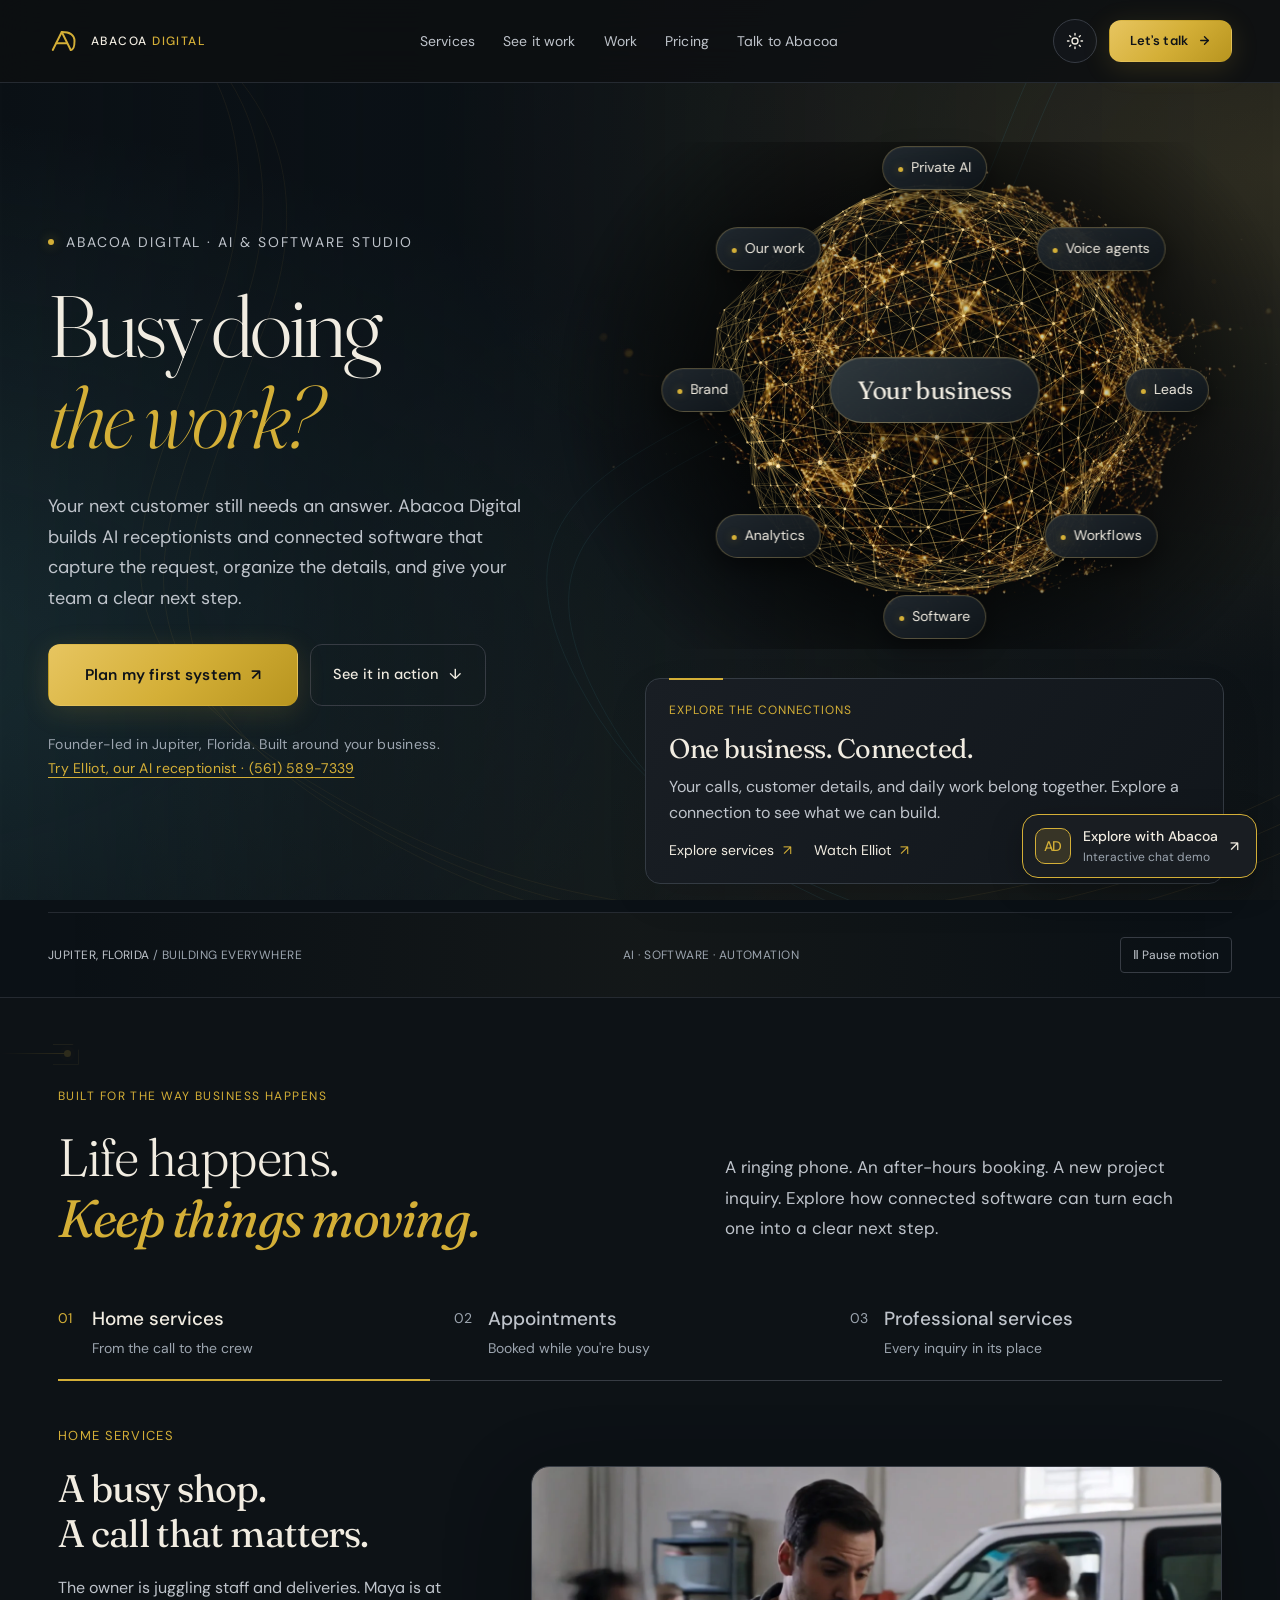
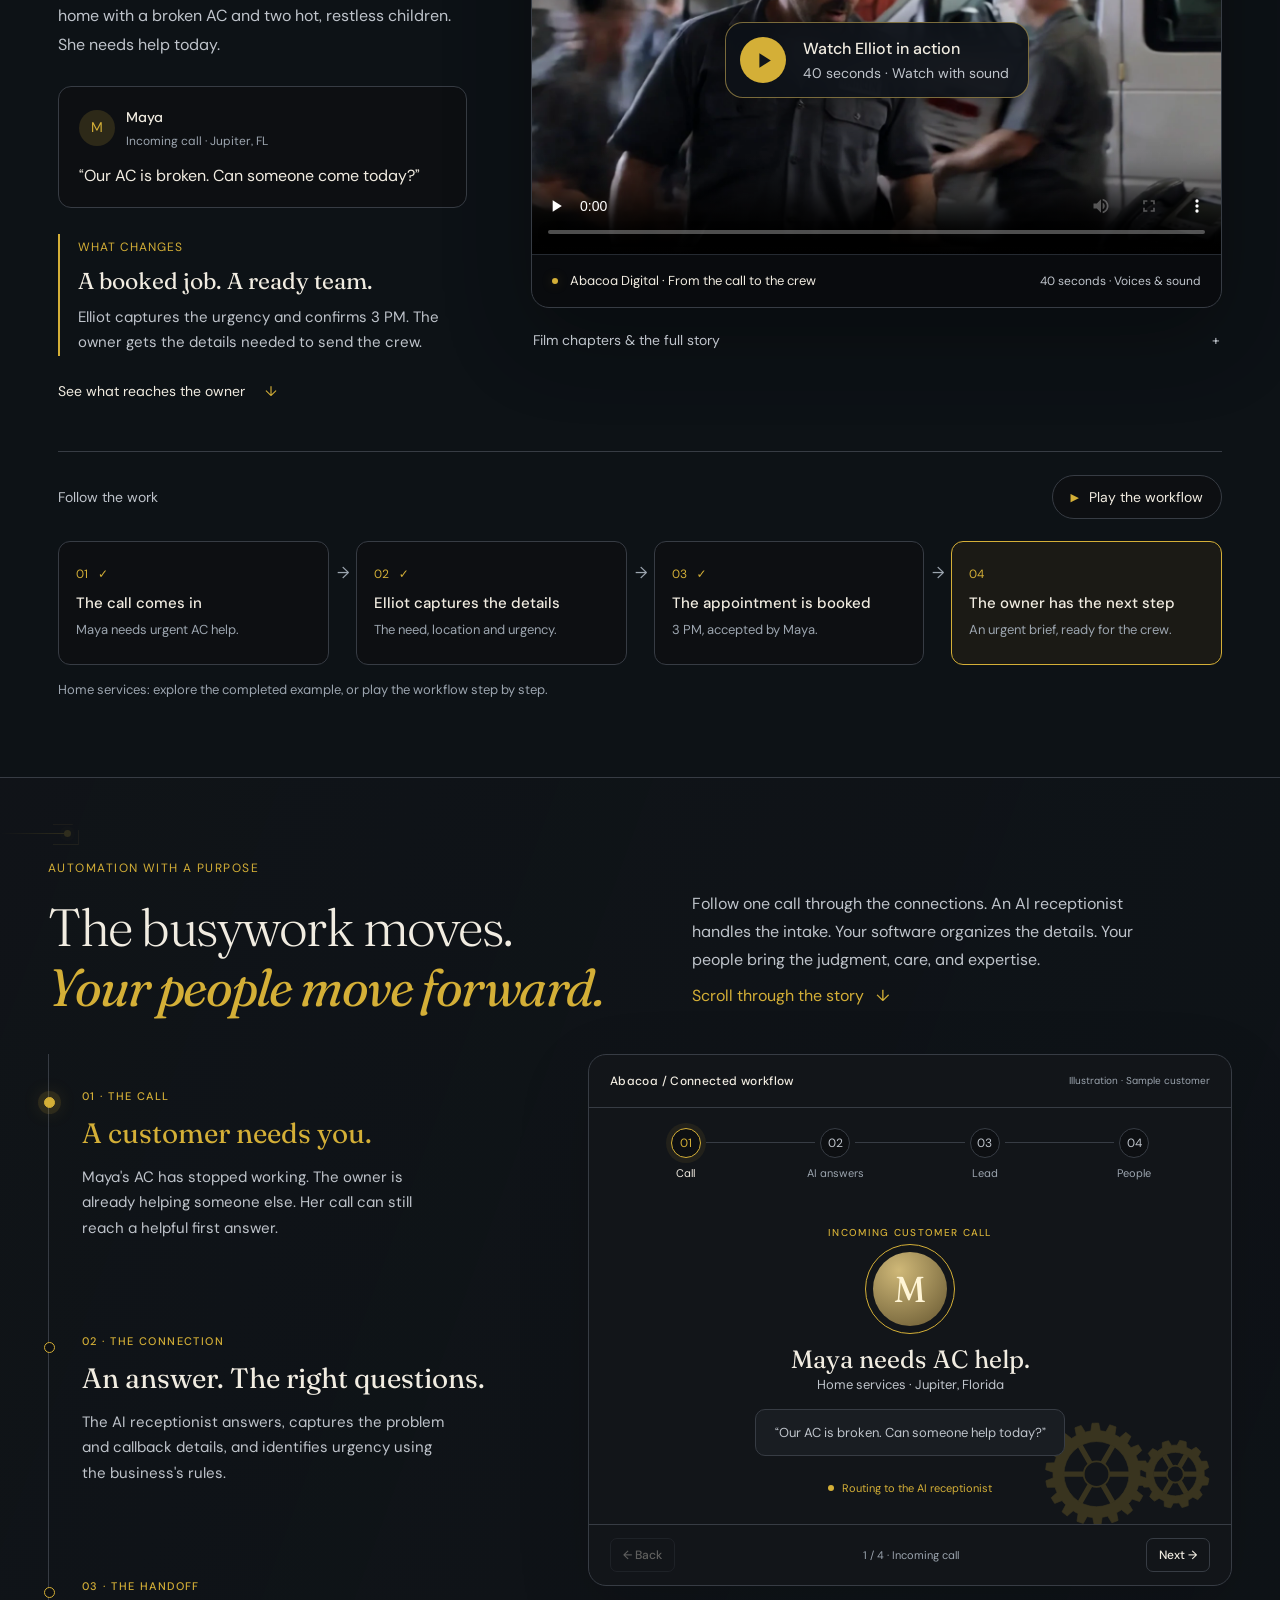
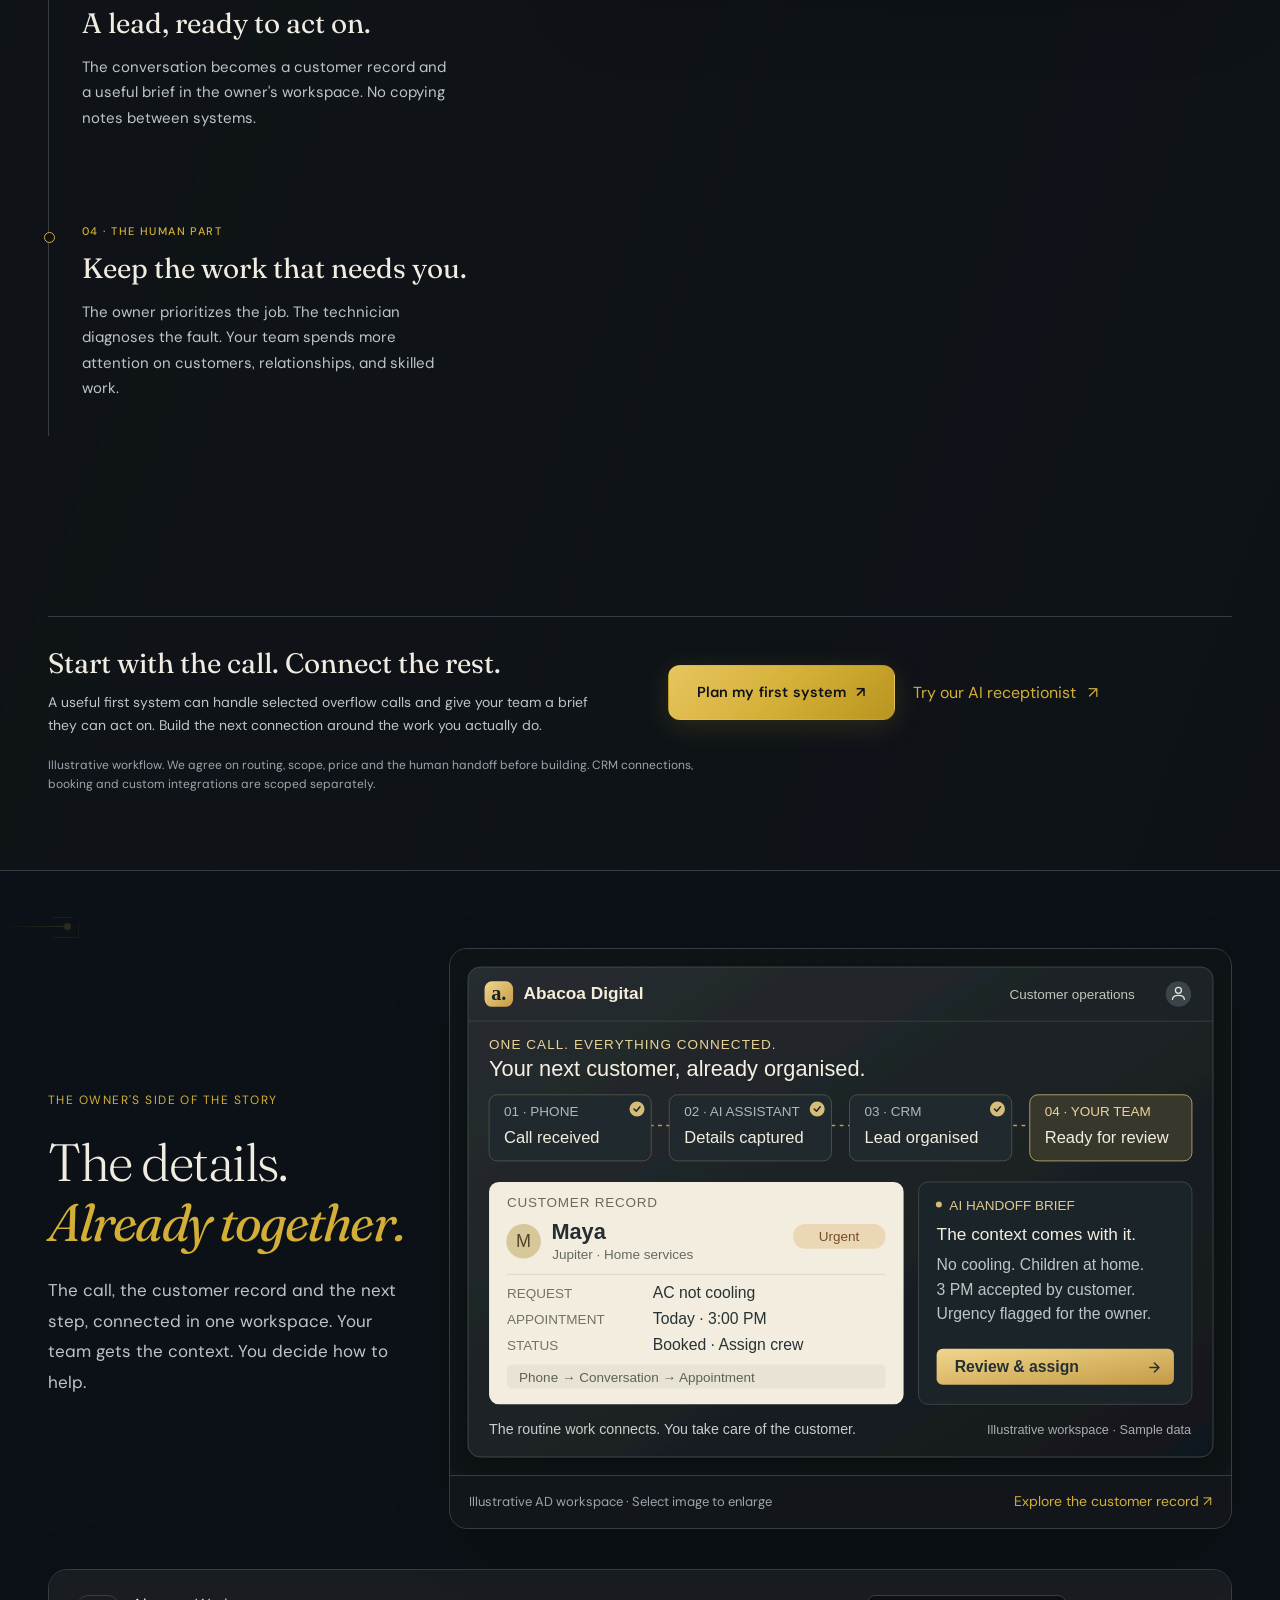
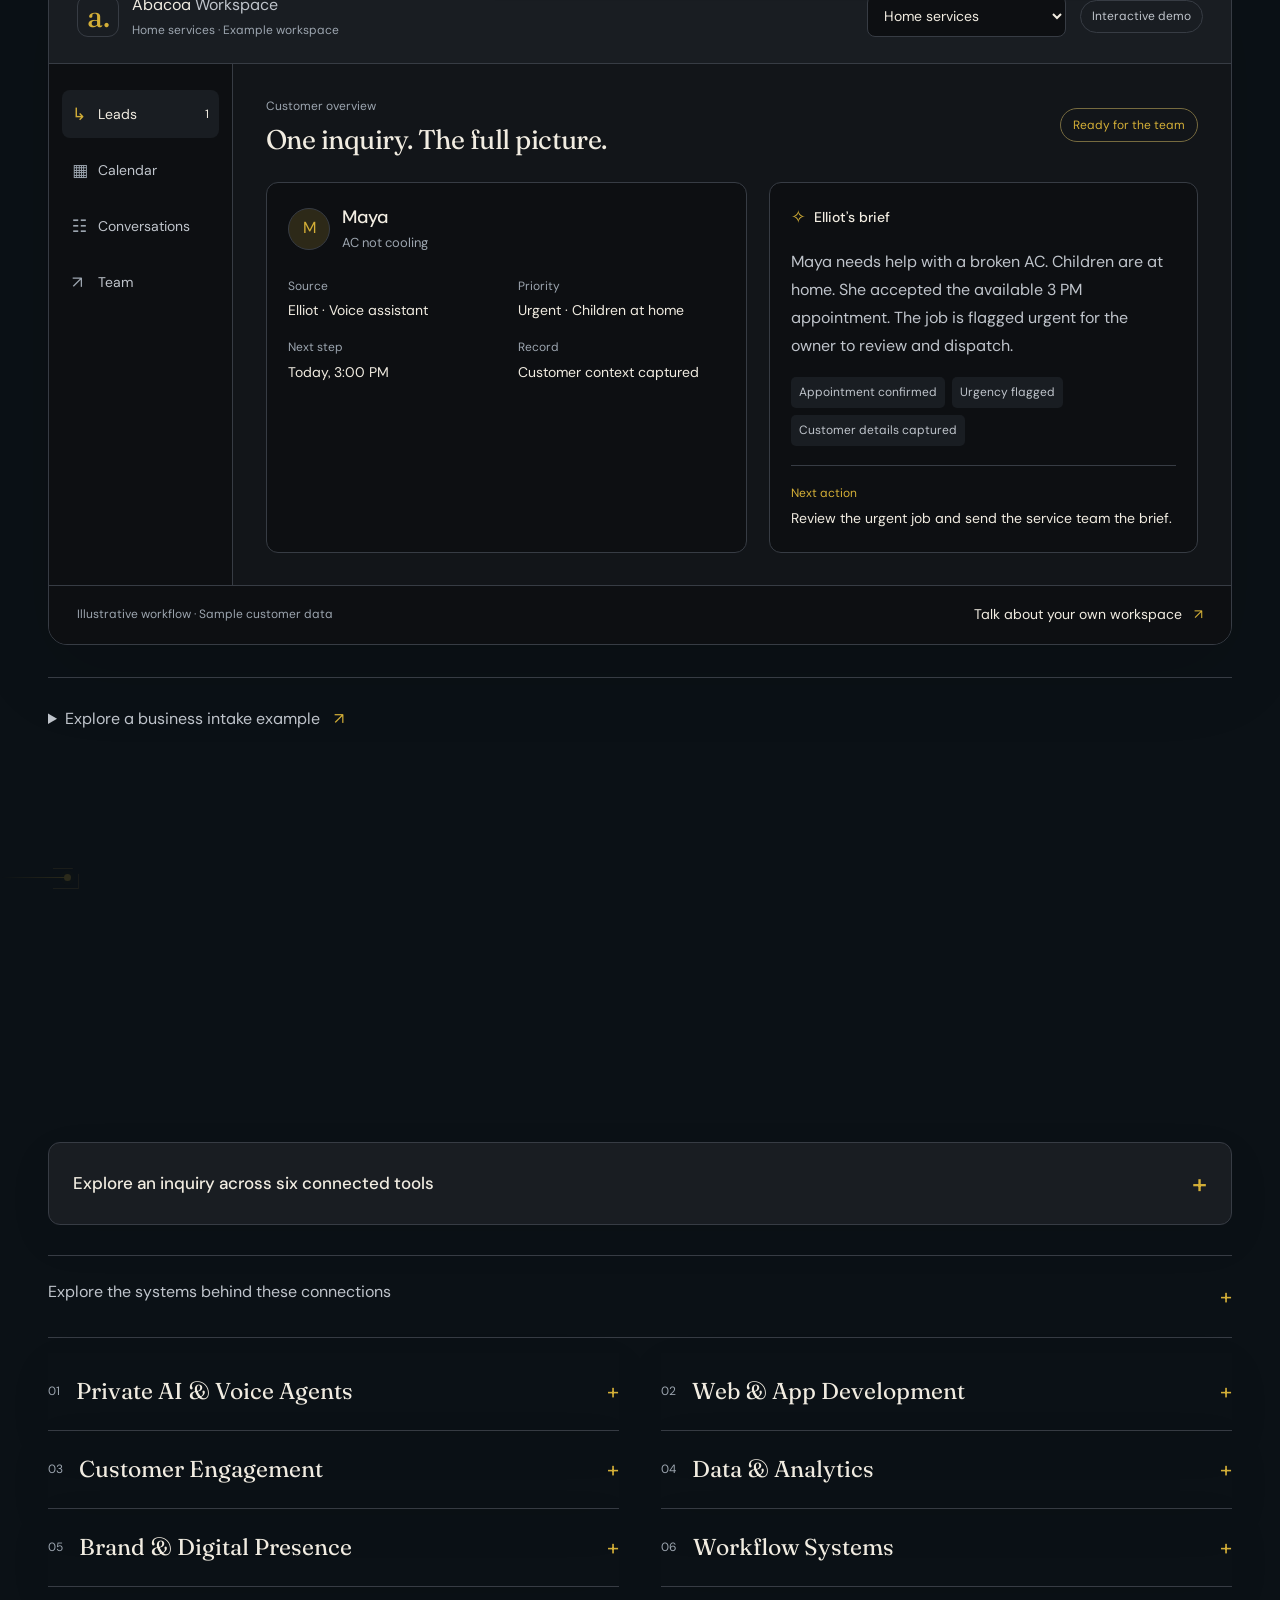
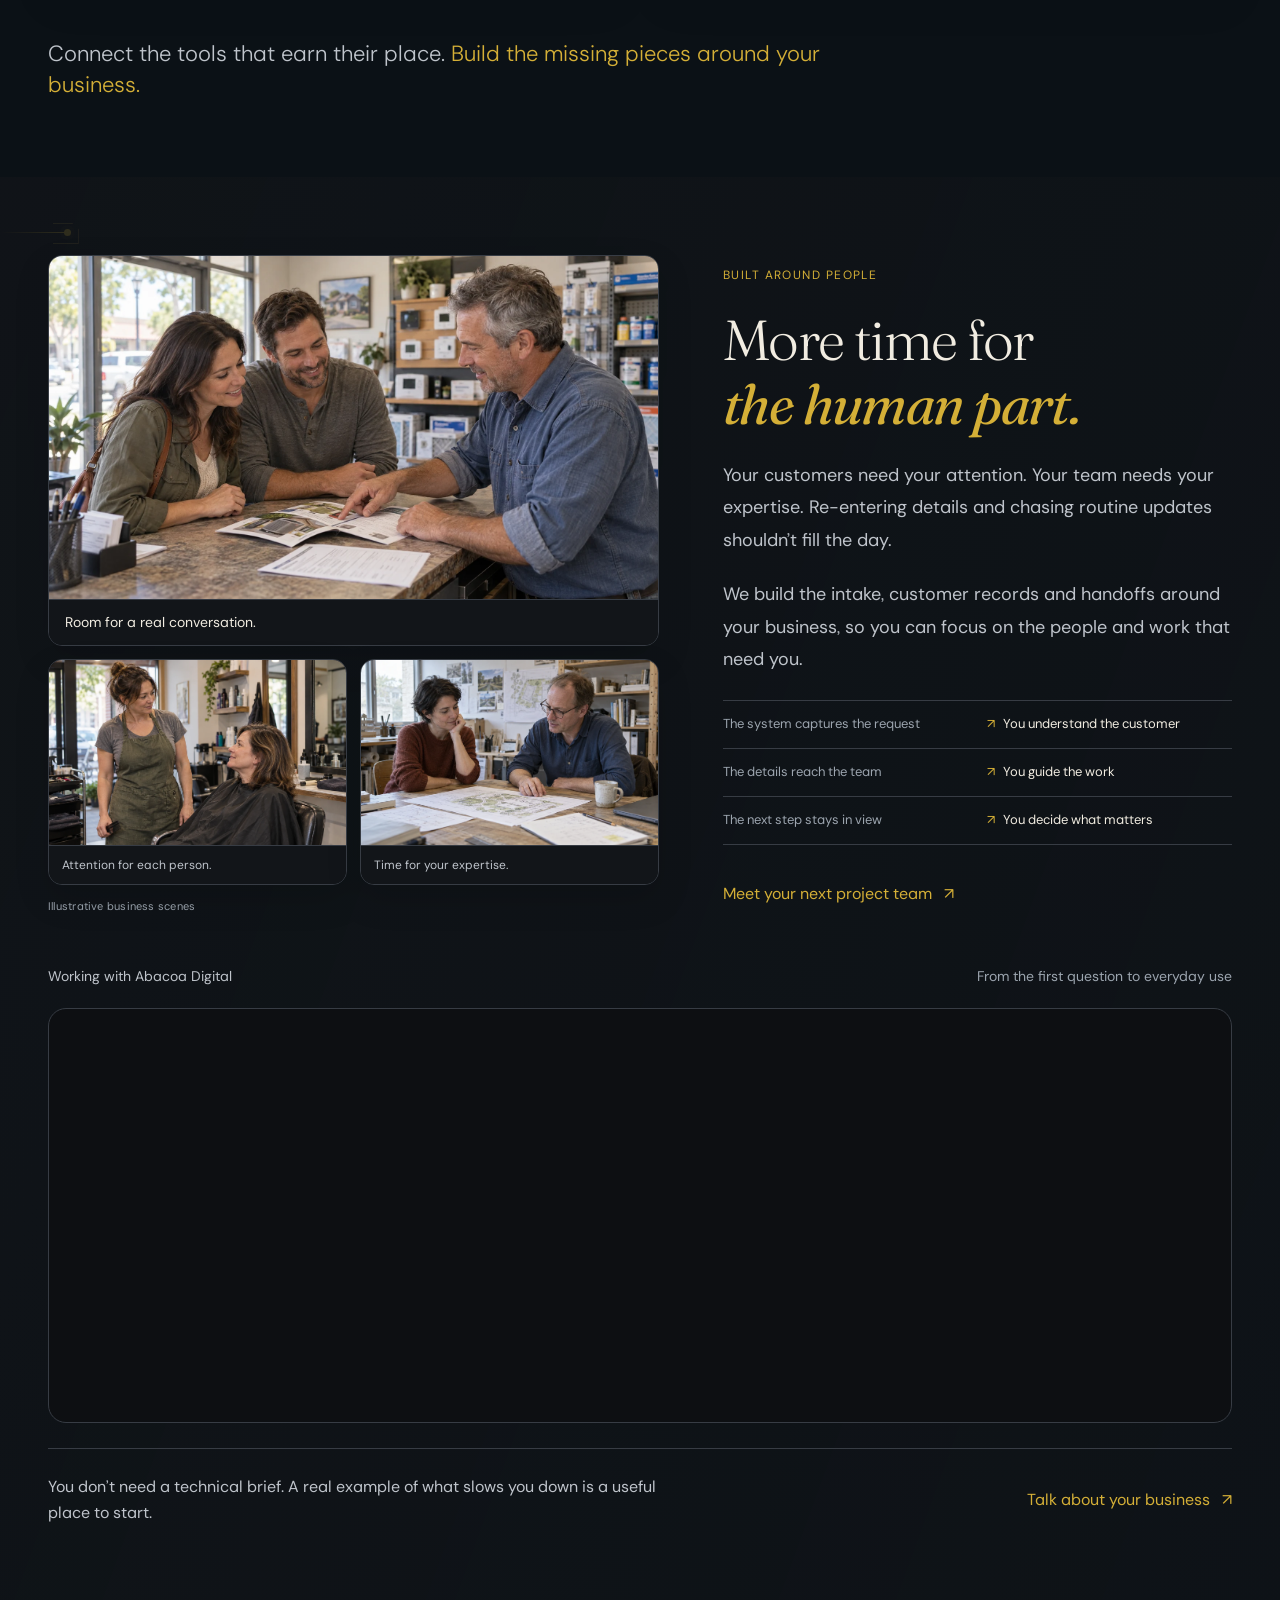
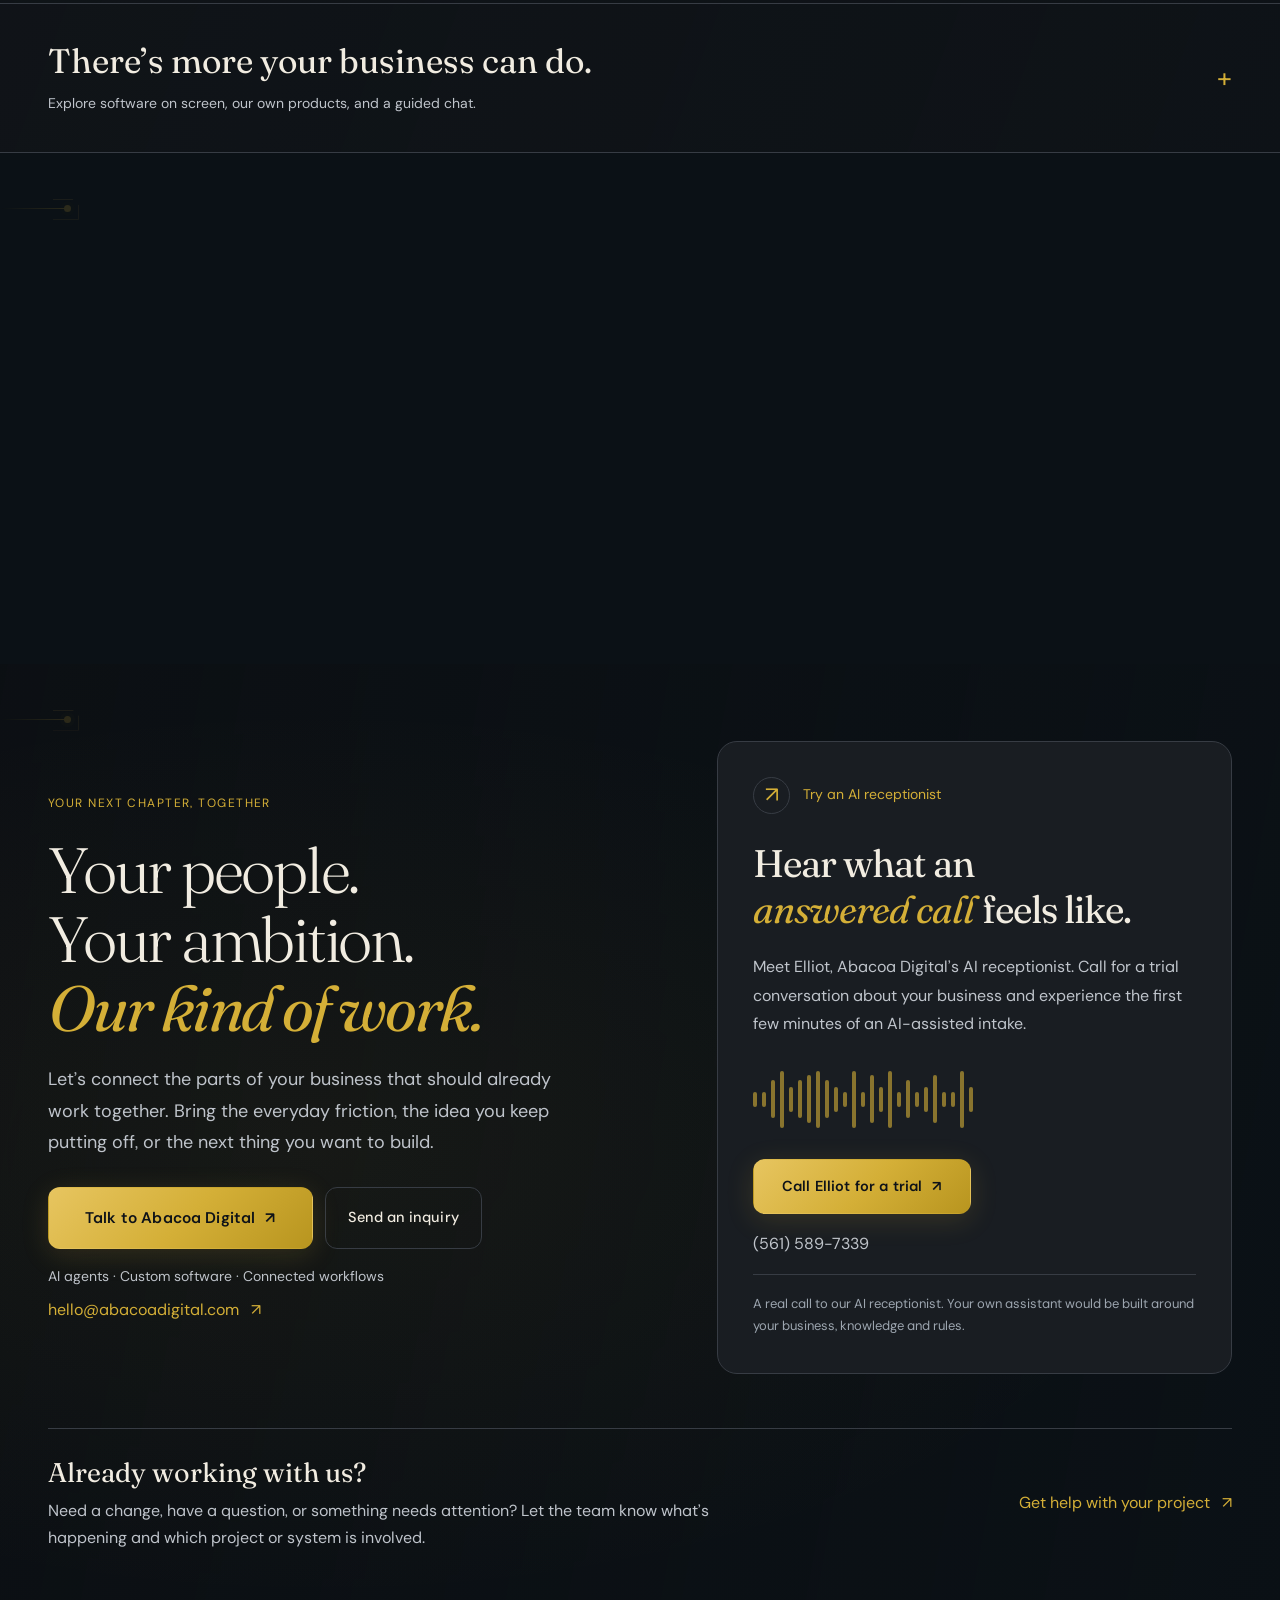
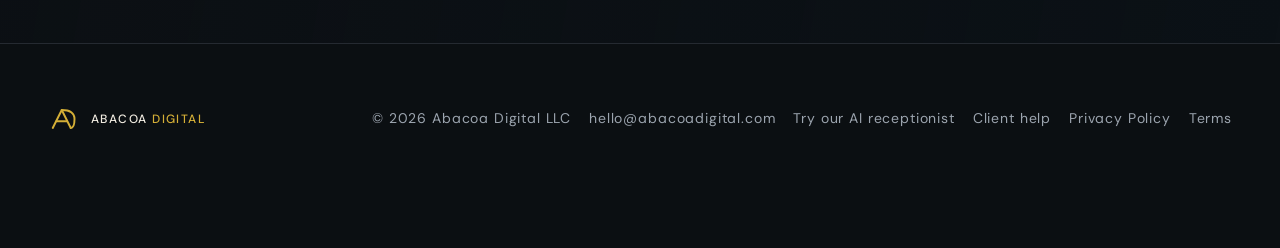
<file: index.html>
<!DOCTYPE html>
<html lang="en" data-theme="dark">
<head>
<meta charset="UTF-8" />
<meta name="viewport" content="width=device-width, initial-scale=1.0" />
<meta name="color-scheme" content="dark light" />
<meta name="theme-color" content="#0d0f12" />
<script>
  // Apply the saved choice before the page paints; storage may be unavailable.
  try {
    const choice = localStorage.getItem('abacoa-theme');
    if (choice === 'light' || choice === 'dark') document.documentElement.dataset.theme = choice;
  } catch (_) {}
</script>
<title>Abacoa Digital: Digital systems for ambitious businesses</title>
<meta name="description" content="We build the digital systems that bring you customers and serve them well. AI agents, custom software, and customer engagement infrastructure." />
<meta property="og:title" content="Abacoa Digital" />
<meta property="og:description" content="AI systems that work. For businesses that ship." />
<meta property="og:type" content="website" />
<meta property="og:url" content="https://abacoadigital.com" />
<meta property="og:image" content="https://abacoadigital.com/og.png" />
<meta property="og:image:width" content="1200" />
<meta property="og:image:height" content="630" />
<meta property="og:image:alt" content="Abacoa Digital. AI systems that work. For businesses that ship." />
<meta name="twitter:card" content="summary_large_image" />
<meta name="twitter:title" content="Abacoa Digital" />
<meta name="twitter:description" content="AI systems that work. For businesses that ship." />
<meta name="twitter:image" content="https://abacoadigital.com/og.png" />

<link rel="preconnect" href="https://fonts.googleapis.com" />
<link rel="preconnect" href="https://fonts.gstatic.com" crossorigin />
<link href="https://fonts.googleapis.com/css2?family=Fraunces:ital,opsz,wght@0,9..144,300;0,9..144,400;0,9..144,500;0,9..144,600;1,9..144,300;1,9..144,400;1,9..144,500&family=DM+Sans:ital,opsz,wght@0,9..40,300;0,9..40,400;0,9..40,500;0,9..40,600&display=swap" rel="stylesheet" />

<link rel="icon" type="image/svg+xml" href="data:image/svg+xml;utf8,<svg xmlns='http://www.w3.org/2000/svg' viewBox='0 0 40 40'><rect width='40' height='40' rx='8' fill='%230e1218'/><g stroke='%23d4af37' stroke-width='2.6' stroke-linecap='round' stroke-linejoin='round' fill='none'><path d='M5 32 L17 8 L29 32'/><path d='M10 23 L24 23'/><path d='M17 8 Q34 8 34 20 Q34 32 29 32'/></g></svg>" />

<style>
:root {
  --gold: #d4af37;
  --gold-bright: #e7c560;
  --gold-deep: #b8951f;
  --serif: "Fraunces", "Times New Roman", serif;
  --sans: "DM Sans", -apple-system, BlinkMacSystemFont, system-ui, sans-serif;
  --mono: "JetBrains Mono", "SF Mono", Menlo, monospace;
  --container: 1280px;
  --gutter: clamp(20px, 4vw, 48px);
  --section-y: clamp(80px, 11vw, 144px);
  --radius: 6px;
}

html[data-theme="dark"] {
  --bg: #0e1218;
  --bg-2: #131822;
  --surface: #1a2030;
  --surface-2: #222a3a;
  --border: #2a3346;
  --border-soft: #1d2433;
  --text: #f1ece1;
  --text-dim: #c0b8a5;
  --text-mute: #7d7565;
  --gold-glow: rgba(212, 175, 55, 0.18);
  --gold-glow-strong: rgba(212, 175, 55, 0.4);
  --grain-opacity: 0.04;
  --grain-blend: overlay;
  --shadow-card: 0 4px 20px rgba(0, 0, 0, 0.25);
  --shadow-cta: 0 16px 40px -12px rgba(212, 175, 55, 0.45);
}


* { box-sizing: border-box; margin: 0; padding: 0; }
html { scroll-behavior: smooth; }
body {
  font-family: var(--sans);
  background: var(--bg);
  color: var(--text);
  line-height: 1.55;
  -webkit-font-smoothing: antialiased;
  -moz-osx-font-smoothing: grayscale;
  overflow-x: hidden;
  font-feature-settings: "ss01", "ss02";
  transition: background 0.4s ease, color 0.4s ease;
}
body::before {
  content: ""; position: fixed; inset: 0;
  pointer-events: none; z-index: 1;
  opacity: var(--grain-opacity);
  background-image: url("data:image/svg+xml;utf8,<svg viewBox='0 0 200 200' xmlns='http://www.w3.org/2000/svg'><filter id='n'><feTurbulence type='fractalNoise' baseFrequency='0.9' numOctaves='2' stitchTiles='stitch'/></filter><rect width='100%' height='100%' filter='url(%23n)'/></svg>");
  mix-blend-mode: var(--grain-blend);
  transition: opacity 0.4s ease;
}
a { color: inherit; text-decoration: none; }
::selection { background: var(--gold); color: var(--bg); }

.container {
  max-width: var(--container);
  margin: 0 auto;
  padding: 0 var(--gutter);
  position: relative; z-index: 2;
}

.nav {
  position: fixed; top: 0; left: 0; right: 0;
  z-index: 100; padding: 18px 0;
  transition: background 0.3s ease, backdrop-filter 0.3s ease, border-color 0.3s ease, padding 0.3s ease;
  border-bottom: 1px solid transparent;
}
.nav.scrolled {
  background: color-mix(in srgb, var(--bg) 88%, transparent);
  backdrop-filter: blur(14px);
  -webkit-backdrop-filter: blur(14px);
  border-bottom-color: var(--border-soft);
  padding: 14px 0;
}
.nav-inner { display: flex; align-items: center; justify-content: space-between; gap: 32px; }

.logo {
  display: flex; align-items: center; gap: 14px;
  font-family: var(--sans);
  font-weight: 500; letter-spacing: 0.18em;
  font-size: 13px; text-transform: uppercase;
  color: var(--text);
}
.logo-mark {
  width: 38px; height: 38px;
  display: grid; place-items: center;
  border-radius: 8px;
  background: var(--surface);
  border: 1px solid var(--border-soft);
  transition: all 0.3s ease;
  flex-shrink: 0;
}
.logo:hover .logo-mark {
  border-color: var(--gold);
  box-shadow: 0 0 0 4px var(--gold-glow);
}
.logo-mark svg { width: 24px; height: 24px; }
.logo-text { line-height: 1; }
.logo-text span { color: var(--gold); }

.nav-links { display: flex; align-items: center; gap: 36px; list-style: none; }
.nav-links a {
  font-size: 14px; color: var(--text-dim);
  letter-spacing: 0.01em;
  position: relative;
  transition: color 0.2s ease;
}
.nav-links a::after {
  content: ""; position: absolute;
  left: 0; bottom: -6px;
  height: 1px; width: 0;
  background: var(--gold);
  transition: width 0.3s ease;
}
.nav-links a:hover { color: var(--text); }
.nav-links a:hover::after { width: 100%; }

.nav-actions { display: flex; align-items: center; gap: 12px; }

.theme-toggle {
  width: 38px; height: 38px;
  display: grid; place-items: center;
  background: var(--surface);
  border: 1px solid var(--border-soft);
  border-radius: 999px;
  cursor: pointer;
  color: var(--text-dim);
  transition: all 0.25s ease;
  flex-shrink: 0;
}
.theme-toggle:hover { color: var(--gold); border-color: var(--gold); }
.theme-toggle svg { width: 18px; height: 18px; }
html[data-theme="dark"]  .theme-toggle .icon-light { display: block; }
html[data-theme="dark"]  .theme-toggle .icon-dark  { display: none; }



.btn {
  display: inline-flex; align-items: center; gap: 10px;
  font-family: var(--sans);
  font-size: 14.5px; font-weight: 500;
  letter-spacing: 0.005em;
  cursor: pointer;
  border: 1px solid transparent;
  white-space: nowrap;
  transition: all 0.25s cubic-bezier(0.2, 0.8, 0.2, 1);
}
.btn .arrow { transition: transform 0.25s ease; }
.btn:hover .arrow { transform: translateX(4px); }

.btn-primary {
  position: relative;
  background: linear-gradient(135deg, var(--gold-bright) 0%, var(--gold) 50%, var(--gold-deep) 100%);
  color: #0e1218;
  padding: 15px 28px;
  border-radius: 999px;
  font-weight: 600;
  letter-spacing: 0.01em;
  box-shadow:
    0 1px 0 rgba(255, 255, 255, 0.25) inset,
    0 -1px 0 rgba(0, 0, 0, 0.15) inset,
    var(--shadow-cta);
}
.btn-primary::before {
  content: ""; position: absolute; inset: -2px;
  border-radius: 999px;
  background: var(--gold);
  filter: blur(14px);
  opacity: 0.45;
  z-index: -1;
  transition: opacity 0.3s ease;
}
.btn-primary:hover {
  transform: translateY(-2px);
  box-shadow:
    0 1px 0 rgba(255, 255, 255, 0.3) inset,
    0 -1px 0 rgba(0, 0, 0, 0.15) inset,
    0 22px 50px -12px rgba(212, 175, 55, 0.6);
}
.btn-primary:hover::before { opacity: 0.7; }
.btn-primary:active { transform: translateY(0); }
.btn-primary.btn-lg { padding: 18px 36px; font-size: 15.5px; }

.btn-ghost {
  background: transparent;
  color: var(--text);
  border-color: var(--border);
  padding: 15px 26px;
  border-radius: 999px;
}
.btn-ghost:hover { border-color: var(--gold); color: var(--gold); background: var(--surface); }
.nav-cta { font-size: 13px; font-weight: 600; padding: 10px 20px; }
@media (max-width: 820px) { .nav-links { display: none; } }

.hero {
  position: relative; min-height: 100vh;
  display: flex; align-items: center;
  padding: 140px 0 100px; overflow: hidden;
}
.hero::before {
  content: ""; position: absolute;
  top: -20%; right: -10%;
  width: 60vw; height: 60vw;
  max-width: 900px; max-height: 900px;
  background: radial-gradient(circle, var(--gold-glow) 0%, color-mix(in srgb, var(--gold) 4%, transparent) 35%, transparent 65%);
  pointer-events: none; z-index: 0;
}
.hero::after {
  content: ""; position: absolute;
  bottom: 8%; left: -100px;
  width: 320px; height: 320px;
  background-image:
    linear-gradient(to right, color-mix(in srgb, var(--gold) 10%, transparent) 1px, transparent 1px),
    linear-gradient(to bottom, color-mix(in srgb, var(--gold) 10%, transparent) 1px, transparent 1px);
  background-size: 32px 32px;
  mask-image: radial-gradient(circle, black 0%, transparent 70%);
  -webkit-mask-image: radial-gradient(circle, black 0%, transparent 70%);
  pointer-events: none;
}
.hero-grid {
  position: relative; z-index: 2;
  display: grid;
  grid-template-columns: 1.1fr 0.9fr;
  gap: 72px;
  align-items: center;
}
@media (max-width: 980px) {
  .hero-grid { grid-template-columns: 1fr; gap: 56px; }
}
.hero-photo {
  position: relative;
  border-radius: 10px;
  overflow: hidden;
  aspect-ratio: 4 / 5;
  background: var(--bg-2);
  border: 1px solid var(--border);
  box-shadow: var(--shadow-card);
  opacity: 0;
  animation: fadeUp 1.2s ease 0.6s forwards;
}
.hero-photo img {
  width: 100%; height: 100%;
  object-fit: cover; display: block;
  filter: brightness(0.85) contrast(1.08) saturate(0.65) sepia(0.18) hue-rotate(-8deg);
}
.hero-photo::after {
  content: "";
  position: absolute; inset: 0;
  background:
    linear-gradient(135deg, rgba(14,18,24,0.45) 0%, rgba(14,18,24,0.05) 50%, rgba(212,175,55,0.08) 100%),
    radial-gradient(circle at 80% 20%, rgba(212,175,55,0.14) 0%, transparent 55%);
  pointer-events: none;
}
.hero-photo-caption {
  position: absolute; bottom: 14px; left: 16px;
  font-family: var(--sans); font-size: 10px;
  letter-spacing: 0.22em; text-transform: uppercase;
  color: var(--gold); z-index: 2;
  background: rgba(14,18,24,0.6); padding: 6px 10px;
  border-radius: 3px; backdrop-filter: blur(4px);
}
@media (max-width: 980px) {
  .hero-photo { aspect-ratio: 16 / 10; max-height: 380px; }
}

#approach { position: relative; }
#approach::before {
  content: ""; position: absolute; inset: 0;
  background-image: url("https://images.unsplash.com/photo-1555532538-dcdbd01d373d?fm=jpg&q=70&w=1600&auto=format&fit=crop");
  background-size: cover; background-position: center;
  opacity: 0.06;
  filter: brightness(0.5) saturate(0.4) sepia(0.25) hue-rotate(-8deg);
  z-index: 0; pointer-events: none;
}
#approach .container { position: relative; z-index: 2; }

.hero-eyebrow {
  display: inline-flex; align-items: center; gap: 10px;
  font-family: var(--sans);
  font-size: 11px; letter-spacing: 0.2em;
  text-transform: uppercase; color: var(--gold);
  margin-bottom: 36px;
  opacity: 0;
  animation: fadeUp 0.9s ease 0.1s forwards;
}
.hero-eyebrow .dot {
  width: 6px; height: 6px;
  background: var(--gold);
  border-radius: 50%;
  box-shadow: 0 0 0 0 var(--gold-glow-strong);
  animation: pulse 2.4s ease-in-out infinite;
}
@keyframes pulse {
  0%, 100% { box-shadow: 0 0 0 0 var(--gold-glow-strong); }
  50%      { box-shadow: 0 0 0 8px transparent; }
}

.hero-title {
  font-family: var(--serif);
  font-weight: 300;
  font-size: clamp(48px, 8vw, 116px);
  line-height: 0.96;
  letter-spacing: -0.025em;
  max-width: 14ch;
  margin-bottom: 40px;
}
.hero-title em { font-style: italic; font-weight: 400; color: var(--gold); }
.hero-title .word {
  display: inline-block;
  opacity: 0; transform: translateY(20px);
  animation: fadeUp 0.9s cubic-bezier(0.2, 0.8, 0.2, 1) forwards;
}

.hero-sub {
  font-family: var(--sans);
  font-size: clamp(16px, 1.5vw, 19px);
  line-height: 1.55;
  color: var(--text-dim);
  max-width: 48ch;
  margin-bottom: 48px;
  opacity: 0;
  animation: fadeUp 0.9s ease 0.7s forwards;
}

.hero-actions {
  display: flex; gap: 16px; flex-wrap: wrap;
  opacity: 0;
  animation: fadeUp 0.9s ease 0.9s forwards;
}

.hero-meta {
  margin-top: 80px; padding-top: 28px;
  border-top: 1px solid var(--border-soft);
  display: grid;
  grid-template-columns: repeat(auto-fit, minmax(180px, 1fr));
  gap: 32px;
  opacity: 0;
  animation: fadeUp 0.9s ease 1.1s forwards;
}
.hero-meta-item { display: flex; flex-direction: column; gap: 6px; }
.hero-meta-label {
  font-family: var(--sans);
  font-size: 11px; letter-spacing: 0.18em;
  text-transform: uppercase; color: var(--text-mute);
}
.hero-meta-value { font-family: var(--serif); font-size: 18px; color: var(--text); }
@keyframes fadeUp { to { opacity: 1; transform: translateY(0); } }

section { position: relative; z-index: 2; padding: var(--section-y) 0; }
.section-head {
  display: grid; grid-template-columns: auto 1fr;
  gap: 60px; margin-bottom: 80px; align-items: end;
}
.section-num {
  font-family: var(--sans);
  font-size: 12px; letter-spacing: 0.2em;
  color: var(--gold); text-transform: uppercase;
  padding-top: 12px;
}
.section-title {
  font-family: var(--serif);
  font-weight: 300;
  font-size: clamp(36px, 5vw, 64px);
  line-height: 1.04;
  letter-spacing: -0.02em;
  max-width: 18ch;
}
.section-title em { font-style: italic; color: var(--gold); font-weight: 400; }
.section-lede {
  font-size: 16px; color: var(--text-dim);
  max-width: 50ch; margin-top: 16px; line-height: 1.6;
}
@media (max-width: 720px) { .section-head { grid-template-columns: 1fr; gap: 24px; } }

.cap-grid { display: grid; grid-template-columns: repeat(3, 1fr); gap: 18px; }
@media (max-width: 920px) { .cap-grid { grid-template-columns: repeat(2, 1fr); } }
@media (max-width: 600px) { .cap-grid { grid-template-columns: 1fr; } }
.cap {
  background: var(--bg); border: 1px solid var(--border-soft); border-radius: var(--radius);
  padding: 36px 32px 40px; position: relative; min-height: 280px;
  display: flex; flex-direction: column;
  transition: transform .28s ease, border-color .28s ease, box-shadow .28s ease, background .28s ease;
}
.cap::before { content:""; position:absolute; left:0; top:0; height:2px; width:0;
  background: var(--gold); border-radius: var(--radius) var(--radius) 0 0; transition: width .3s ease; }
.cap:hover { background: var(--bg-2); transform: translateY(-6px); border-color: var(--gold);
  box-shadow: 0 18px 44px rgba(0,0,0,.45); }
.cap:hover::before { width: 100%; }
.cap-num { font-family: var(--sans); font-size: 11px; letter-spacing: 0.18em; color: var(--text-mute); margin-bottom: 36px; }
.cap-icon { width: 38px; height: 38px; margin-bottom: 28px; color: var(--gold); }
.cap-icon svg { width: 100%; height: 100%; stroke-width: 1.5; }
.cap h3 { font-family: var(--serif); font-weight: 400; font-size: 22px; line-height: 1.2; margin-bottom: 12px; letter-spacing: -0.01em; }
.cap p { font-size: 14.5px; color: var(--text-dim); line-height: 1.6; margin-bottom: auto; }
.cap-tags { margin-top: 24px; display: flex; flex-wrap: wrap; gap: 6px; }
.cap-tag {
  font-family: var(--sans);
  font-size: 10.5px; letter-spacing: 0.08em;
  text-transform: uppercase; color: var(--text-mute);
  padding: 5px 10px;
  border: 1px solid var(--border);
  border-radius: 999px;
}

.process { background: linear-gradient(180deg, var(--bg) 0%, var(--bg-2) 100%); }
.process-list { display: grid; gap: 0; border-top: 1px solid var(--border-soft); }
.process-step {
  display: grid; grid-template-columns: 100px 1fr 1.2fr;
  gap: 48px; padding: 44px 0;
  border-bottom: 1px solid var(--border-soft);
  align-items: start; position: relative;
  transition: padding-left 0.4s ease;
}
.process-step::before {
  content: ""; position: absolute;
  left: 0; top: 0; height: 100%; width: 0;
  background: linear-gradient(90deg, var(--gold), transparent);
  opacity: 0.06;
  transition: width 0.5s ease;
}
.process-step:hover::before { width: 100%; }
.process-step:hover { padding-left: 16px; }
.process-num { font-family: var(--serif); font-style: italic; font-weight: 300; font-size: 56px; color: var(--gold); line-height: 1; }
.process-title { font-family: var(--serif); font-weight: 400; font-size: 26px; line-height: 1.2; letter-spacing: -0.01em; }
.process-desc { color: var(--text-dim); font-size: 15.5px; line-height: 1.65; }
@media (max-width: 820px) { .process-step { grid-template-columns: 1fr; gap: 16px; } .process-num { font-size: 40px; } }

.stack-intro { font-family: var(--serif); font-weight: 300; font-size: clamp(22px, 2.6vw, 30px); line-height: 1.4; color: var(--text-dim); max-width: 60ch; margin-bottom: 64px; }
.stack-intro em { color: var(--gold); font-style: italic; }
.stack-grid { display: grid; grid-template-columns: repeat(4, 1fr); gap: 14px; }
@media (max-width: 900px) { .stack-grid { grid-template-columns: repeat(2, 1fr); } }
@media (max-width: 540px) { .stack-grid { grid-template-columns: 1fr; } }
.stack-item {
  border: 1px solid var(--border-soft);
  border-radius: var(--radius);
  padding: 22px 20px 20px;
  background: var(--bg-2);
  transition: all 0.25s ease;
  display: flex; flex-direction: column; gap: 14px;
  min-height: 170px;
}
.stack-item:hover {
  border-color: var(--gold);
  background: var(--surface);
  transform: translateY(-2px);
  box-shadow: var(--shadow-card);
}
.stack-header { display: flex; align-items: center; gap: 10px; }
.stack-icon { width: 18px; height: 18px; color: var(--gold); opacity: 0.9; flex-shrink: 0; }
.stack-icon svg { width: 100%; height: 100%; stroke-width: 1.6; }
.stack-cat { font-family: var(--sans); font-size: 10.5px; letter-spacing: 0.12em; text-transform: uppercase; color: var(--text-mute); }
.stack-tools { display: flex; flex-direction: column; gap: 7px; }
.stack-tool {
  font-family: var(--serif);
  font-weight: 500;
  font-size: 16px;
  letter-spacing: -0.005em;
  color: var(--text);
  cursor: pointer;
  text-decoration: none;
  transition: color 0.18s ease, transform 0.18s ease;
  display: inline-flex;
  align-items: center;
  gap: 6px;
  width: fit-content;
}
.stack-tool::after {
  content: "↗";
  font-family: var(--sans);
  font-size: 11px;
  opacity: 0;
  transition: opacity 0.18s ease;
  color: var(--gold-bright);
}
.stack-tool:hover { color: var(--gold-bright); transform: translateX(2px); }
.stack-tool:hover::after { opacity: 1; }
.stack-tool.primary { color: var(--gold); font-size: 18px; }
.stack-tool.primary:hover { color: var(--gold-bright); }
.stack-item.featured {
  background: linear-gradient(135deg, var(--gold-glow), color-mix(in srgb, var(--gold) 4%, transparent));
  border-color: color-mix(in srgb, var(--gold) 35%, transparent);
}

.approach-grid { display: grid; grid-template-columns: 1fr 1fr; gap: 80px; align-items: start; }
.approach-quote {
  font-family: var(--serif);
  font-weight: 300; font-style: italic;
  font-size: clamp(24px, 3vw, 36px);
  line-height: 1.3; letter-spacing: -0.01em;
  color: var(--text);
  border-left: 2px solid var(--gold);
  padding-left: 28px;
}
.approach-quote::before {
  content: "\201C";
  font-family: var(--serif);
  font-size: 80px; line-height: 0.5;
  color: var(--gold);
  display: block;
  margin-bottom: 16px; margin-left: -8px;
}
.approach-body p { color: var(--text-dim); font-size: 16px; line-height: 1.7; margin-bottom: 18px; }
.approach-body p strong { color: var(--text); font-weight: 500; }
.approach-body .signature {
  margin-top: 40px; padding-top: 28px;
  border-top: 1px solid var(--border-soft);
  font-family: var(--sans);
  font-size: 12px; letter-spacing: 0.1em;
  text-transform: uppercase; color: var(--text-mute);
}
@media (max-width: 900px) { .approach-grid { grid-template-columns: 1fr; gap: 40px; } }

.cta { padding: var(--section-y) 0; position: relative; overflow: hidden; }
.cta::before {
  content: ""; position: absolute; inset: 0;
  background: radial-gradient(ellipse at center, var(--gold-glow) 0%, transparent 60%);
  pointer-events: none;
}
.cta-inner { text-align: center; position: relative; z-index: 2; }
.cta-eyebrow { font-family: var(--sans); font-size: 11px; letter-spacing: 0.2em; text-transform: uppercase; color: var(--gold); margin-bottom: 28px; }
.cta-title { font-family: var(--serif); font-weight: 300; font-size: clamp(40px, 6vw, 84px); line-height: 1.02; letter-spacing: -0.025em; margin-bottom: 32px; }
.cta-title em { font-style: italic; color: var(--gold); font-weight: 400; }
.cta-sub { font-size: 17px; color: var(--text-dim); max-width: 50ch; margin: 0 auto 48px; line-height: 1.6; }

.footer { border-top: 1px solid var(--border-soft); padding: 56px 0 40px; position: relative; z-index: 2; }
.footer-inner { display: grid; grid-template-columns: 1fr auto; gap: 32px; align-items: center; }
.footer-meta { font-family: var(--sans); font-size: 12px; letter-spacing: 0.06em; color: var(--text-mute); display: flex; gap: 24px; flex-wrap: wrap; }
.footer-meta a { transition: color 0.2s ease; }
.footer-meta a:hover { color: var(--gold); }
@media (max-width: 720px) { .footer-inner { grid-template-columns: 1fr; } }

.reveal { opacity: 0; transform: translateY(30px); transition: opacity 0.9s cubic-bezier(0.2, 0.8, 0.2, 1), transform 0.9s cubic-bezier(0.2, 0.8, 0.2, 1); }
.reveal.in { opacity: 1; transform: translateY(0); }
.reveal-stagger > * { opacity: 0; transform: translateY(20px); transition: opacity 0.7s ease, transform 0.7s ease; }
.reveal-stagger.in > * { opacity: 1; transform: translateY(0); }
.reveal-stagger.in > *:nth-child(1) { transition-delay: 0.05s; }
.reveal-stagger.in > *:nth-child(2) { transition-delay: 0.12s; }
.reveal-stagger.in > *:nth-child(3) { transition-delay: 0.19s; }
.reveal-stagger.in > *:nth-child(4) { transition-delay: 0.26s; }
.reveal-stagger.in > *:nth-child(5) { transition-delay: 0.33s; }
.reveal-stagger.in > *:nth-child(6) { transition-delay: 0.4s; }

@media (prefers-reduced-motion: reduce) {
  *, *::before, *::after { animation-duration: 0.01ms !important; transition-duration: 0.01ms !important; }
  .reveal, .reveal-stagger > * { opacity: 1; transform: none; }
}

.pr-sec{padding:90px 0;}
.pr-wrap{max-width:var(--container,920px);margin:0 auto;padding:0 var(--gutter,32px);}
.pr-eyebrow{font-family:var(--sans);font-size:11px;letter-spacing:.2em;text-transform:uppercase;color:var(--gold);margin-bottom:14px;display:flex;align-items:center;gap:10px;justify-content:center;}
.pr-eyebrow::before{content:"";width:6px;height:6px;border-radius:50%;background:var(--gold);}
.pr-h2{font-family:var(--serif);font-weight:400;font-size:clamp(30px,4vw,44px);letter-spacing:-.01em;margin-bottom:8px;text-align:center;}
.pr-lede{color:var(--text-dim);font-size:16px;max-width:600px;margin:0 auto 24px;text-align:center;}
.pr-toprow{display:flex;flex-direction:column;align-items:center;gap:6px;margin-bottom:34px;}
.pr-toggle{display:inline-flex;border:1px solid var(--border);border-radius:999px;padding:4px;background:var(--surface);}
.pr-toggle button{font-family:var(--sans);font-size:13px;font-weight:500;border:none;background:transparent;color:var(--text-dim);padding:8px 18px;border-radius:999px;cursor:pointer;transition:all .2s;}
.pr-toggle button.on{background:var(--gold);color:#1a1408;}
.pr-save{font-family:var(--sans);font-size:11px;color:var(--gold);}
.pr-grid{display:grid;grid-template-columns:repeat(3,1fr);gap:18px;align-items:stretch;}
.pr-plan{background:var(--surface);border:2px solid var(--border);border-radius:14px;padding:30px 26px;position:relative;display:flex;flex-direction:column;transition:border-color .2s,transform .2s,box-shadow .2s;}
.pr-plan:hover{border-color:var(--gold);transform:translateY(-6px);box-shadow:0 20px 44px -20px rgba(212,175,55,.34);}
.pr-plan.feat{border-color:var(--gold);}
.pr-badge{position:absolute;top:-11px;left:50%;transform:translateX(-50%);font-family:var(--sans);font-size:10px;letter-spacing:.1em;text-transform:uppercase;background:var(--gold);color:#1a1408;padding:4px 14px;border-radius:999px;font-weight:500;white-space:nowrap;}
.pr-plan h3{font-family:var(--serif);font-weight:400;font-size:25px;margin-bottom:4px;}
.pr-blurb{font-size:13px;color:var(--text-mute);margin-bottom:18px;min-height:34px;}
.pr-price{display:flex;align-items:baseline;gap:6px;margin-bottom:6px;}
.pr-amt{font-family:var(--serif);font-size:42px;font-weight:500;}
.pr-per{font-size:14px;color:var(--text-dim);}
.pr-setup{font-family:var(--sans);font-size:12px;color:var(--text-dim);margin-bottom:20px;}
.pr-setup s{color:var(--text-mute);opacity:.7;}
.pr-setup .pr-waived{color:var(--gold);}
.pr-list{list-style:none;margin:0 0 22px;padding:0;flex:1;}
.pr-list li{font-size:14px;color:var(--text-dim);padding:8px 0 8px 26px;position:relative;border-top:1px solid var(--border-soft);}
.pr-list li:first-child{border-top:none;}
.pr-list li::before{content:"";position:absolute;left:3px;top:14px;width:9px;height:9px;border-right:2px solid var(--gold);border-bottom:2px solid var(--gold);transform:rotate(45deg);}
.pr-cta{font-family:var(--sans);font-weight:500;font-size:14px;text-align:center;padding:13px;border-radius:999px;text-decoration:none;display:block;transition:all .2s;}
.pr-cta.solid{background:var(--gold);color:#1a1408;box-shadow:0 14px 32px -14px rgba(212,175,55,.34);}
.pr-cta.solid:hover{background:var(--gold-bright,#e8c558);}
.pr-cta.ghost{background:transparent;border:1px solid var(--border);color:var(--text);}
.pr-cta.ghost:hover{border-color:var(--gold);color:var(--gold);}
.pr-projects{margin-top:50px;border-top:1px solid var(--border);padding-top:34px;}
.pr-projects h4{font-family:var(--serif);font-weight:400;font-size:22px;margin-bottom:4px;}
.pr-psub{font-size:14px;color:var(--text-dim);margin-bottom:22px;}
.pr-ptiers{display:grid;grid-template-columns:repeat(4,1fr);gap:14px;}
.pr-ptier{background:var(--bg-2);border:2px solid transparent;border-radius:10px;padding:18px;transition:border-color .2s,transform .2s;}
.pr-ptier:hover{border-color:var(--gold);transform:translateY(-4px);}
.pr-ptier .pr-t{font-family:var(--sans);font-size:11px;letter-spacing:.06em;text-transform:uppercase;color:var(--gold);margin-bottom:8px;}
.pr-ptier .pr-r{font-family:var(--serif);font-size:20px;}
.pr-ptier .pr-d{font-size:12.5px;color:var(--text-mute);margin-top:6px;line-height:1.5;}
.pr-combo{margin-top:26px;font-size:14px;color:var(--text-dim);background:var(--bg-2);border-left:3px solid var(--gold);padding:14px 18px;}
@media(max-width:780px){.pr-grid{grid-template-columns:none;grid-auto-flow:column;grid-auto-columns:84%;overflow-x:auto;scroll-snap-type:x mandatory;padding-bottom:10px;}.pr-plan{scroll-snap-align:center;}.pr-ptiers{grid-template-columns:1fr 1fr;}}
</style>

<!-- Meta Pixel Code — set FB_PIXEL_ID to your Meta Pixel ID to activate (inert until then) -->
<script>
(function () {
  var FB_PIXEL_ID = 'FB_PIXEL_ID'; /* ← replace with your numeric Pixel ID, e.g. '123456789012345' */
  if (!/^\d+$/.test(FB_PIXEL_ID)) return; /* stays inert until a real ID is set */
  !function(f,b,e,v,n,t,s){if(f.fbq)return;n=f.fbq=function(){n.callMethod?n.callMethod.apply(n,arguments):n.queue.push(arguments)};if(!f._fbq)f._fbq=n;n.push=n;n.loaded=!0;n.version='2.0';n.queue=[];t=b.createElement(e);t.async=!0;t.src=v;s=b.getElementsByTagName(e)[0];s.parentNode.insertBefore(t,s)}(window,document,'script','https://connect.facebook.net/en_US/fbevents.js');
  fbq('init', FB_PIXEL_ID);
  fbq('track', 'PageView');
})();
</script>
<!-- End Meta Pixel Code -->
<link href="obsidian.css" rel="stylesheet" />
<link href="assets/business-stories.css?v=documentary-20261014-2" rel="stylesheet" />
<link href="assets/owner-paths.css" rel="stylesheet" />
<link href="assets/studio-experience.css?v=people-static-20261015" rel="stylesheet" />
<link href="assets/software-scenes.css?v=workflow-static-20261015" rel="stylesheet" />
<link href="assets/launch-focus.css" rel="stylesheet" />
<link href="assets/connected-background.css?v=automation-story-2" rel="stylesheet" />
<link href="assets/automation-story.css?v=documentary-20261014" rel="stylesheet" />
<meta name="robots" content="index,follow" />
<link rel="canonical" href="https://abacoadigital.com/" />
</head>

<body>
<div class="connected-background" id="connectedBackground" aria-hidden="true">
  <div class="connected-atmosphere"></div>
  <svg class="connected-contours" viewBox="0 0 1440 1000" preserveAspectRatio="xMidYMid slice" focusable="false">
    <path d="M-230 60C210-120 390 110 300 350S140 690 460 860S1260 970 1640 650"/>
    <path d="M-245 80C225-100 415 120 324 360S164 714 480 878S1280 990 1650 678"/>
    <path d="M-260 100C240-80 440 130 348 370S188 738 500 896S1300 1010 1660 706"/>
    <path class="cool-contour" d="M1550-150C1000-60 1160 220 960 360S520 510 680 760S1330 1000 1540 1160"/>
    <path class="cool-contour" d="M1570-128C1025-40 1180 235 983 380S540 530 702 780S1350 1020 1560 1180"/>
  </svg>
  <canvas id="connectedField"></canvas>
</div>
<a class="skip-link" href="#main">Skip to content</a>

<nav class="nav" id="nav">
  <div class="container nav-inner">
    <a href="#" class="logo" aria-label="Abacoa Digital home">
      <span class="logo-mark" aria-hidden="true">
        <svg viewBox="0 0 40 40" fill="none">
          <g stroke="var(--gold)" stroke-width="2.6" stroke-linecap="round" stroke-linejoin="round" fill="none">
            <path d="M5 32 L17 8 L29 32"/>
            <path d="M10 23 L24 23"/>
            <path d="M17 8 Q34 8 34 20 Q34 32 29 32"/>
          </g>
        </svg>
      </span>
      <span class="logo-text">Abacoa <span>Digital</span></span>
    </a>
    <ul class="nav-links" id="mainNavLinks">
      <li><a href="#services">Services</a></li>
      <li><a href="#system-film">See it work</a></li>
      <li><a href="#work">Work</a></li>
      <li><a href="#pricing">Pricing</a></li><li><a href="https://abacoadigital.com/contact.html">Talk to Abacoa</a></li>
    </ul>
    <div class="nav-actions">
<button class="nav-menu-toggle" id="navMenuToggle" type="button" aria-controls="mainNavLinks" aria-expanded="false">Menu</button>
      <button class="theme-toggle" id="themeToggle" type="button" aria-label="Switch to light mode" title="Switch to light mode">
        <svg class="icon-light" viewBox="0 0 24 24" fill="none" stroke="currentColor" stroke-width="1.8" stroke-linecap="round" aria-hidden="true"><circle cx="12" cy="12" r="4"/><path d="M12 2v2M12 20v2M4.93 4.93l1.41 1.41M17.66 17.66l1.41 1.41M2 12h2M20 12h2M4.93 19.07l1.41-1.41M17.66 6.34l1.41-1.41"/></svg>
        <svg class="icon-dark" viewBox="0 0 24 24" fill="none" stroke="currentColor" stroke-width="1.8" stroke-linecap="round" stroke-linejoin="round" aria-hidden="true"><path d="M20.9 13A9 9 0 0 1 11 3.1 9 9 0 1 0 20.9 13Z"/></svg>
      </button>
<a href="https://abacoadigital.com/contact.html" class="btn btn-primary nav-cta">
        Let’s talk
        <svg class="arrow" width="13" height="13" viewBox="0 0 24 24" fill="none" stroke="currentColor" stroke-width="2.5" stroke-linecap="round" stroke-linejoin="round"><line x1="5" y1="12" x2="19" y2="12"/><polyline points="12 5 19 12 12 19"/></svg>
      </a>
    </div>
  </div>
</nav>

<main id="main"><header class="hero">
<div class="container hero-grid"><div class="hero-copy">
<div class="hero-eyebrow"><span class="dot"></span>Abacoa Digital · AI &amp; software studio</div>
<h1 class="hero-title">Busy doing<br><span class="soft">the work?</span></h1>
<p class="hero-sub">Your next customer still needs an answer. Abacoa Digital builds AI receptionists and connected software that capture the request, organize the details, and give your team a clear next step.</p>
<div class="hero-actions"><a href="https://abacoadigital.com/contact.html" class="btn btn-primary btn-lg">Plan my first system <span aria-hidden="true">↗</span></a><a href="#system-film" class="btn btn-ghost">See it in action <span aria-hidden="true">↓</span></a></div>
<p class="hero-note">Founder-led in Jupiter, Florida. Built around your business.<br><a href="tel:+15615897339">Try Elliot, our AI receptionist · (561) 589-7339</a></p></div>
<div class="brain-shell">
<div class="brain" aria-label="Explore Abacoa's connected business systems">
<img class="brain-art" src="assets/obsidian-nexus.webp" width="1536" height="1024" alt="" fetchpriority="high" /><canvas id="brainCanvas" aria-hidden="true"></canvas>
<a class="brain-node core" data-brain-node="business" href="#services" style="--x:50%;--y:49%">Your business</a>
<a class="brain-node" data-brain-node="knowledge" href="#service-voice" style="--x:50%;--y:8%">Private AI</a>
<a class="brain-node" data-brain-node="voice" href="#service-voice" style="--x:78%;--y:23%">Voice agents</a>
<a class="brain-node" data-brain-node="leads" href="#service-leads" style="--x:89%;--y:49%">Leads</a>
<a class="brain-node" data-brain-node="workflows" href="#service-workflows" style="--x:78%;--y:76%">Workflows</a>
<a class="brain-node" data-brain-node="software" href="#service-software" style="--x:50%;--y:91%">Software</a>
<a class="brain-node" data-brain-node="analytics" href="#service-analytics" style="--x:22%;--y:76%">Analytics</a>
<a class="brain-node" data-brain-node="brand" href="#service-brand" style="--x:11%;--y:49%">Brand</a>
<a class="brain-node" data-brain-node="products" href="#work" style="--x:22%;--y:23%">Our work</a>
</div>
<div class="brain-detail" id="brainDetail" role="region" aria-labelledby="brainDetailTitle">
  <div class="brain-detail-top"><span id="brainDetailKicker">Explore the connections</span><button id="brainReset" type="button" aria-label="Show the whole business network" hidden>Reset <span aria-hidden="true">↺</span></button></div>
  <h2 id="brainDetailTitle">One business. Connected.</h2>
  <p id="brainDetailCopy">Your calls, customer details, and daily work belong together. Explore a connection to see what we can build.</p>
  <div class="brain-detail-links" id="brainDetailLinks"><a href="#services">Explore services <span aria-hidden="true">↗</span></a><a href="#system-film">Watch the story <span aria-hidden="true">↗</span></a></div>
</div>
<span class="sr-only" id="brainStatus" role="status" aria-live="polite"></span>
</div></div>
<div class="container"><div class="hero-rail"><span><strong>Jupiter, Florida</strong> / Building everywhere</span><span class="rail-middle">AI · Software · Automation</span><button id="motionToggle" class="motion-toggle" type="button" aria-pressed="false">Ⅱ Pause motion</button></div></div>
</header>



<section id="system-film" class="business-stories">
  <div class="container">
    <div class="story-heading">
      <div><span class="section-num">Built for the way business happens</span><h2 class="section-title">Life happens.<br><em>Keep things moving.</em></h2></div>
      <p>A ringing phone. An after-hours booking. A new project inquiry. Explore how connected software can turn each one into a clear next step.</p>
    </div>
    <div class="story-tabs" role="tablist" aria-label="Choose a business example">
      <button type="button" role="tab" id="storyTabHome" aria-selected="true" aria-controls="storyPanel" data-story="home"><span>01</span>Home services<small>From the call to the crew</small></button>
      <button type="button" role="tab" id="storyTabAppointments" aria-selected="false" aria-controls="storyPanel" tabindex="-1" data-story="appointments"><span>02</span>Appointments<small>Booked while you're busy</small></button>
      <button type="button" role="tab" id="storyTabProfessional" aria-selected="false" aria-controls="storyPanel" tabindex="-1" data-story="professional"><span>03</span>Professional services<small>Every inquiry in its place</small></button>
    </div>
    <div id="storyPanel" class="story-panel" role="tabpanel" aria-labelledby="storyTabHome" tabindex="0">
      <div class="story-copy">
        <span id="storyCategory" class="story-eyebrow">Home services</span>
        <h3 id="storyTitle">A busy shop.<br>A call that matters.</h3>
        <p id="storyDescription">The owner is juggling staff and deliveries. Maya is at home with a broken AC and two hot, restless children. She needs help today.</p>
        <div class="story-request"><div><span id="storyInitials" class="customer-initials" aria-hidden="true">M</span><span><strong id="storyCustomer">Maya</strong><small id="storyChannel">Incoming call · Jupiter, FL</small></span></div><p id="storyQuote">“Our AC is broken. Can someone come today?”</p></div>
        <div class="story-outcome"><span>What changes</span><h4 id="storyOutcome">A booked job. A ready team.</h4><p id="storyValue">Elliot captures the urgency and confirms 3 PM. The owner gets the details needed to send the crew.</p></div>
        <a class="story-desk-link" href="#owner-dashboard">See what reaches the owner <span aria-hidden="true">↓</span></a>
      </div>
      <div class="story-media">
        <div id="storyHomeMedia">
    <figure class="brand-film">
      <div class="film-stage">
      <video id="elliotFilm" class="brand-film-video" controls playsinline preload="none" poster="assets/elliot-emergency-poster.webp" aria-label="Abacoa Digital: Elliot answers, books the urgent job, and keeps the team informed. A 40-second illustrative film." aria-describedby="brandFilmCaption">
        <source src="assets/elliot-emergency-web.mp4" type="video/mp4" />
        <track kind="descriptions" src="assets/elliot-emergency.vtt" srclang="en" label="English scene descriptions" />
        Your browser cannot play this video. <a href="assets/elliot-emergency-web.mp4">Watch Elliot in action</a>.
      </video>
      <button class="film-play" id="filmPlay" type="button" aria-controls="elliotFilm" hidden><span class="film-play-icon" aria-hidden="true"><svg viewBox="0 0 24 24" fill="currentColor"><path d="m9 5 11 7-11 7z"/></svg></span><span><strong id="filmPlayLabel">Watch Elliot in action</strong><small>40 seconds · Watch with sound</small></span></button>
      </div>
      <figcaption id="brandFilmCaption"><span><span class="film-caption-dot" aria-hidden="true"></span>Abacoa Digital · From the call to the crew</span><span>40 seconds · Voices &amp; sound</span></figcaption>
    </figure>

          <details class="story-film-extras"><summary>Film chapters &amp; the full story <span aria-hidden="true">+</span></summary>
    <div class="film-chapters" role="group" aria-label="Jump to a chapter in the film" hidden>
      <button type="button" data-film-seek="0" aria-controls="elliotFilm"><span class="film-chapter-index">01 <small>00:00</small></span><span>A busy business</span><span class="film-chapter-arrow" aria-hidden="true">↗</span></button>
      <button type="button" data-film-seek="4.667" aria-controls="elliotFilm"><span class="film-chapter-index">02 <small>00:05</small></span><span>Elliot takes the call</span><span class="film-chapter-arrow" aria-hidden="true">↗</span></button>
      <button type="button" data-film-seek="25.333" aria-controls="elliotFilm"><span class="film-chapter-index">03 <small>00:25</small></span><span>A booked job. A ready team.</span><span class="film-chapter-arrow" aria-hidden="true">↗</span></button>
    </div>
    <div class="film-notes"><p>Illustrative scenario · Sample appointment and customer details.</p><details class="film-transcript"><summary>Read the story</summary><p>An HVAC owner is juggling staff, deliveries, and a ringing phone. At home, Maya is hot and upset because the AC is broken and her children need help. Elliot, the AI receptionist, answers her call, offers an available 3 PM appointment, and confirms it with her. He flags the job as urgent and captures the details. When the owner checks his system, the appointment is already booked. He reviews the urgency and sends his team the job information so they can get rolling. Abacoa Digital: You do the work. We connect the rest.</p></details></div>

          </details>
        </div>
        <figure id="storyPhotoMedia" class="story-photo" hidden><img id="storyPhoto" src="assets/scenario-appointments-documentary.webp" alt="A stylist listening to a seated customer during a consultation in a neighborhood salon." width="1672" height="941" loading="lazy" /><figcaption><span id="storyPhotoCaption">Stay with the customer. Keep the next inquiry moving.</span><span>Illustrative business scene</span></figcaption><div class="story-product"><div><span class="story-product-label">The system handles the details</span><strong id="storyProductTitle">Nina · Haircut &amp; finish</strong><p id="storyProductStatus">Tomorrow · 2:30 PM · Reminder scheduled</p><a id="storyOpenRecord" href="#deskPanel">Explore this record <span aria-hidden="true">↗</span></a></div><div class="story-human-focus"><span class="story-product-label">You stay focused on</span><strong id="storyPeopleFocus">The person in your chair.</strong></div></div></figure>
      </div>
    </div>
    <div class="story-workflow">
      <div class="story-flow-heading"><span>Follow the work</span><button id="storyPlay" type="button" class="story-run" hidden><span aria-hidden="true">▶</span> Play the workflow</button></div>
      <ol class="story-steps" aria-label="Example workflow">
        <li><button type="button" data-story-step="0" aria-current="false"><span>01</span><strong id="storyStep0">The call comes in</strong><small id="storyStepCopy0">Maya needs urgent AC help.</small></button></li>
        <li><button type="button" data-story-step="1" aria-current="false"><span>02</span><strong id="storyStep1">Elliot captures the details</strong><small id="storyStepCopy1">The need, location and urgency.</small></button></li>
        <li><button type="button" data-story-step="2" aria-current="false"><span>03</span><strong id="storyStep2">The appointment is booked</strong><small id="storyStepCopy2">3 PM, accepted by Maya.</small></button></li>
        <li><button type="button" data-story-step="3" aria-current="step"><span>04</span><strong id="storyStep3">The owner has the next step</strong><small id="storyStepCopy3">An urgent brief, ready for the crew.</small></button></li>
      </ol>
      <p id="storyStatus" class="story-status" role="status" aria-live="polite">Explore the completed example, or play the workflow step by step.</p>
    </div>
  </div>
</section>

<section id="start-here" class="automation-story" aria-labelledby="automationTitle">
  <div class="container">
    <div class="automation-heading"><div><span class="section-num">Automation with a purpose</span><h2 class="section-title" id="automationTitle">The busywork moves.<br><em>Your people move forward.</em></h2></div><p>Follow one call through the connections. An AI receptionist handles the intake. Your software organizes the details. Your people bring the judgment, care, and expertise.<br><a class="text-action" href="#automation-flow">Scroll through the story <span aria-hidden="true">↓</span></a></p></div>
    <div class="automation-layout" id="automation-flow">
      <ol class="automation-steps" aria-label="Follow the automation">
        <li class="automation-step is-active" data-automation-step="0"><button type="button" aria-pressed="true" aria-controls="automationPanels"><small>01 · The call</small>A customer needs you.</button><p>Maya's AC has stopped working. The owner is already helping someone else. Her call can still reach a helpful first answer.</p></li>
        <li class="automation-step" data-automation-step="1"><button type="button" aria-pressed="false" aria-controls="automationPanels"><small>02 · The connection</small>An answer. The right questions.</button><p>The AI receptionist answers, captures the problem and callback details, and identifies urgency using the business's rules.</p></li>
        <li class="automation-step" data-automation-step="2"><button type="button" aria-pressed="false" aria-controls="automationPanels"><small>03 · The handoff</small>A lead, ready to act on.</button><p>The conversation becomes a customer record and a useful brief in the owner's workspace. No copying notes between systems.</p></li>
        <li class="automation-step" data-automation-step="3"><button type="button" aria-pressed="false" aria-controls="automationPanels"><small>04 · The human part</small>Keep the work that needs you.</button><p>The owner prioritizes the job. The technician diagnoses the fault. Your team spends more attention on customers, relationships, and skilled work.</p></li>
      </ol>
      <div class="automation-machine" id="automationMachine" data-stage="0" role="group" aria-label="A call becomes a lead: illustrative workflow">
        <div class="machine-top"><strong>Abacoa / Connected workflow</strong><span>Illustration · Sample customer</span></div>
        <ol class="machine-flow" aria-label="Connection progress"><li class="is-current" data-machine-trail="0" aria-current="step"><span aria-hidden="true">01</span>Call</li><li data-machine-trail="1"><span aria-hidden="true">02</span>AI answers</li><li data-machine-trail="2"><span aria-hidden="true">03</span>Lead</li><li data-machine-trail="3"><span aria-hidden="true">04</span>People</li></ol>
        <div class="machine-stage" id="automationPanels">
          <svg class="machine-gears" viewBox="0 0 280 180" aria-hidden="true" focusable="false"><g class="machine-gear"><path d="M149.68 95.00 L149.63 97.17 L158.10 100.08 L157.82 102.61 L157.43 105.13 L156.94 107.62 L147.99 107.86 L147.38 109.94 L146.68 111.99 L145.90 114.01 L152.86 119.65 L151.73 121.93 L150.51 124.16 L149.19 126.34 L140.70 123.50 L139.41 125.24 L138.06 126.93 L136.63 128.56 L141.24 136.24 L139.40 138.00 L137.49 139.68 L135.50 141.27 L128.50 135.70 L126.69 136.90 L124.84 138.02 L122.94 139.07 L124.65 147.86 L122.32 148.88 L119.95 149.80 L117.54 150.62 L112.86 142.99 L110.75 143.50 L108.63 143.93 L106.48 144.25 L105.08 153.10 L102.54 153.26 L100.00 153.32 L97.46 153.26 L95.67 144.49 L93.52 144.25 L91.37 143.93 L89.25 143.50 L84.91 151.33 L82.46 150.62 L80.05 149.80 L77.68 148.88 L79.00 140.03 L77.06 139.07 L75.16 138.02 L73.31 136.90 L66.55 142.77 L64.50 141.27 L62.51 139.68 L60.60 138.00 L64.87 130.13 L63.37 128.56 L61.94 126.93 L60.59 125.24 L52.23 128.45 L50.81 126.34 L49.49 124.16 L48.27 121.93 L54.97 116.00 L54.10 114.01 L53.32 111.99 L52.62 109.94 L43.67 110.09 L43.06 107.62 L42.57 105.13 L42.18 102.61 L50.51 99.33 L50.37 97.17 L50.32 95.00 L50.37 92.83 L41.90 89.92 L42.18 87.39 L42.57 84.87 L43.06 82.38 L52.01 82.14 L52.62 80.06 L53.32 78.01 L54.10 75.99 L47.14 70.35 L48.27 68.07 L49.49 65.84 L50.81 63.66 L59.30 66.50 L60.59 64.76 L61.94 63.07 L63.37 61.44 L58.76 53.76 L60.60 52.00 L62.51 50.32 L64.50 48.73 L71.50 54.30 L73.31 53.10 L75.16 51.98 L77.06 50.93 L75.35 42.14 L77.68 41.12 L80.05 40.20 L82.46 39.38 L87.14 47.01 L89.25 46.50 L91.37 46.07 L93.52 45.75 L94.92 36.90 L97.46 36.74 L100.00 36.68 L102.54 36.74 L104.33 45.51 L106.48 45.75 L108.63 46.07 L110.75 46.50 L115.09 38.67 L117.54 39.38 L119.95 40.20 L122.32 41.12 L121.00 49.97 L122.94 50.93 L124.84 51.98 L126.69 53.10 L133.45 47.23 L135.50 48.73 L137.49 50.32 L139.40 52.00 L135.13 59.87 L136.63 61.44 L138.06 63.07 L139.41 64.76 L147.77 61.55 L149.19 63.66 L150.51 65.84 L151.73 68.07 L145.03 74.00 L145.90 75.99 L146.68 78.01 L147.38 80.06 L156.33 79.91 L156.94 82.38 L157.43 84.87 L157.82 87.39 L149.49 90.67 L149.63 92.83Z M137.26 95 A37.26 37.26 0 1 0 62.74 95 A37.26 37.26 0 1 0 137.26 95Z" fill="currentColor" fill-rule="evenodd" stroke="currentColor" stroke-width=".8"/><circle cx="100" cy="95" r="14.580000000000002" fill="none" stroke="currentColor" stroke-width="2"/><path d="M114.58 95L137.26 95" stroke="currentColor" stroke-width="6"/><path d="M107.29 107.62665038717711L118.63 127.26810654500818" stroke="currentColor" stroke-width="6"/><path d="M92.71000000000001 107.62665038717712L81.37 127.26810654500818" stroke="currentColor" stroke-width="6"/><path d="M85.42 95L62.74 95" stroke="currentColor" stroke-width="6"/><path d="M92.71 82.37334961282289L81.36999999999998 62.73189345499183" stroke="currentColor" stroke-width="6"/><path d="M107.29 82.37334961282289L118.63 62.73189345499182" stroke="currentColor" stroke-width="6"/></g><g class="machine-gear small"><path d="M223.12 95.00 L223.05 97.17 L228.55 100.07 L228.13 102.59 L227.56 105.06 L226.82 107.50 L220.60 107.67 L219.70 109.65 L218.68 111.56 L217.54 113.40 L220.85 118.67 L219.23 120.64 L217.49 122.49 L215.64 124.23 L210.16 121.28 L208.40 122.54 L206.56 123.68 L204.65 124.70 L204.88 130.92 L202.50 131.82 L200.06 132.56 L197.59 133.13 L194.32 127.84 L192.17 128.05 L190.00 128.12 L187.83 128.05 L184.93 133.55 L182.41 133.13 L179.94 132.56 L177.50 131.82 L177.33 125.60 L175.35 124.70 L173.44 123.68 L171.60 122.54 L166.33 125.85 L164.36 124.23 L162.51 122.49 L160.77 120.64 L163.72 115.16 L162.46 113.40 L161.32 111.56 L160.30 109.65 L154.08 109.88 L153.18 107.50 L152.44 105.06 L151.87 102.59 L157.16 99.32 L156.95 97.17 L156.88 95.00 L156.95 92.83 L151.45 89.93 L151.87 87.41 L152.44 84.94 L153.18 82.50 L159.40 82.33 L160.30 80.35 L161.32 78.44 L162.46 76.60 L159.15 71.33 L160.77 69.36 L162.51 67.51 L164.36 65.77 L169.84 68.72 L171.60 67.46 L173.44 66.32 L175.35 65.30 L175.12 59.08 L177.50 58.18 L179.94 57.44 L182.41 56.87 L185.68 62.16 L187.83 61.95 L190.00 61.88 L192.17 61.95 L195.07 56.45 L197.59 56.87 L200.06 57.44 L202.50 58.18 L202.67 64.40 L204.65 65.30 L206.56 66.32 L208.40 67.46 L213.67 64.15 L215.64 65.77 L217.49 67.51 L219.23 69.36 L216.28 74.84 L217.54 76.60 L218.68 78.44 L219.70 80.35 L225.92 80.12 L226.82 82.50 L227.56 84.94 L228.13 87.41 L222.84 90.68 L223.05 92.83Z M214.84 95 A24.839999999999996 24.839999999999996 0 1 0 165.16 95 A24.839999999999996 24.839999999999996 0 1 0 214.84 95Z" fill="currentColor" fill-rule="evenodd" stroke="currentColor" stroke-width=".8"/><circle cx="190" cy="95" r="9.72" fill="none" stroke="currentColor" stroke-width="2"/><path d="M199.72 95L214.84 95" stroke="currentColor" stroke-width="6"/><path d="M194.86 103.41776692478474L202.42000000000002 116.51207103000544" stroke="currentColor" stroke-width="6"/><path d="M185.14000000000001 103.41776692478474L177.58 116.51207103000546" stroke="currentColor" stroke-width="6"/><path d="M180.28 95L165.16 95" stroke="currentColor" stroke-width="6"/><path d="M185.14 86.58223307521526L177.57999999999998 73.48792896999456" stroke="currentColor" stroke-width="6"/><path d="M194.86 86.58223307521526L202.42000000000002 73.48792896999456" stroke="currentColor" stroke-width="6"/></g></svg>
          <div class="machine-panel machine-call" data-automation-panel="0"><span class="machine-eyebrow">Incoming customer call</span><div class="machine-avatar" aria-hidden="true">M</div><h3>Maya needs AC help.</h3><p>Home services · Jupiter, Florida</p><div class="machine-request"><p>“Our AC is broken. Can someone help today?”</p></div><span class="machine-route"><i aria-hidden="true"></i>Routing to the AI receptionist</span></div>
          <div class="machine-panel" data-automation-panel="1" hidden><span class="machine-eyebrow">AI receptionist · Call answered</span><div class="machine-agent-head"><h3>Elliot picks up.</h3><span class="machine-wave" aria-hidden="true"><i></i><i></i><i></i><i></i><i></i><i></i><i></i></span></div><div class="machine-bubble"><strong>Elliot · AI receptionist</strong><p>“I can help with that. Where is the property, and what's the best number to reach you?”</p></div><div class="machine-bubble customer"><strong>Maya</strong><p>“We're in Jupiter. It's getting really hot, and my kids are home.”</p></div><div class="machine-captured"><span>✓ Service needed</span><span>✓ Callback details</span><span>✓ Urgency captured</span></div></div>
          <div class="machine-panel" data-automation-panel="2" hidden><span class="machine-eyebrow">Connected to the owner's dashboard</span><div class="machine-crm"><div class="machine-crm-head"><h3>Customer workspace</h3><span>+1 new lead</span></div><div class="machine-lead-row"><span aria-hidden="true">M</span><div><strong>Maya · AC not cooling</strong><small>Jupiter · Captured by the AI receptionist</small></div><b>Urgent</b></div><div class="machine-brief"><strong>AI handoff brief</strong><p>AC is not cooling. Children are at home. Needs help today. Customer and callback details are together for the team.</p><span>Next step: owner reviews and assigns the job.</span></div></div><div class="machine-captured"><span>✓ Customer record</span><span>✓ Call context</span><span>✓ Clear next action</span></div></div>
          <div class="machine-panel" data-automation-panel="3" hidden><figure class="machine-people"><img src="assets/owner-customers-storefront.webp" width="1672" height="941" loading="lazy" alt="A shop owner and a couple smiling as they review a product brochure together in a bright storefront." /><figcaption>Illustrative scene · More time for your customers</figcaption></figure><h3 class="machine-human-title">Less admin. More human.</h3><p>The details are ready. Your team brings the expertise.</p><div class="machine-human-work"><span>Customer care</span><span>Technical judgment</span><span>Team leadership</span></div></div>
        </div>
        <div class="machine-controls"><button type="button" id="automationPrevious" aria-label="Previous automation step" disabled>← Back</button><span id="automationCount">1 / 4 · Incoming call</span><button type="button" id="automationNext" aria-label="Next automation step">Next →</button></div>
        <span class="sr-only" id="automationStatus" role="status" aria-live="polite"></span>
      </div>
    </div>
    <div class="automation-outcome"><div><h3>Start with the call. Connect the rest.</h3><p>A useful first system can handle selected overflow calls and give your team a brief they can act on. Build the next connection around the work you actually do.</p></div><div class="launch-offer-actions"><a class="btn btn-primary" href="https://abacoadigital.com/contact.html">Plan my first system <span aria-hidden="true">↗</span></a><a class="text-action" href="tel:+15615897339">Try our AI receptionist <span aria-hidden="true">↗</span></a></div></div>
    <p class="launch-scope">Illustrative workflow. We agree on routing, scope, price and the human handoff before building. CRM connections, booking and custom integrations are scoped separately.</p>
  </div>
</section>

<section id="owner-dashboard" class="owner-section">
  <div class="container">
    <div class="story-heading owner-screen-heading">
      <div><span class="section-num">The owner's side of the story</span><h2 class="section-title">The details.<br><em>Already together.</em></h2><p>The call, the customer record and the next step, connected in one workspace. Your team gets the context. You decide how to help.</p></div>
      <figure class="owner-system-scene">
        <a href="assets/abacoa-workflow-overview.svg" target="_blank" rel="noopener" aria-label="Enlarge the illustrative Abacoa Digital dashboard and workflow"><img src="assets/abacoa-workflow-overview.svg" width="1040" height="700" loading="lazy" alt="Abacoa Digital dashboard: an incoming call becomes an AI intake, Maya's urgent AC lead and 3 PM appointment, with a brief ready for the owner to review and assign." /></a>
        <figcaption><span>Illustrative AD workspace · Select image to enlarge</span><a href="#deskPanel" data-story-link="home">Explore the customer record <span aria-hidden="true">↗</span></a></figcaption>
      </figure>
    </div>
    <div class="owner-console">
      <div class="owner-toolbar"><div class="owner-brand"><span aria-hidden="true">a.</span><div>Abacoa <strong>Workspace</strong><small id="deskBusiness">Home services · Example workspace</small></div></div><div class="owner-toolbar-actions"><label><span class="sr-only">Choose a business example</span><select id="deskScenario"><option value="home">Home services</option><option value="appointments">Appointments</option><option value="professional">Professional services</option></select></label><span class="demo-pill">Interactive demo</span></div></div>
      <div class="owner-layout">
        <div class="owner-sidebar" role="tablist" aria-label="Workspace views" aria-orientation="vertical">
          <button id="deskTabLeads" type="button" role="tab" aria-controls="deskPanel" aria-selected="true" data-desk-view="leads"><span aria-hidden="true">↳</span>Leads <small>1</small></button>
          <button id="deskTabCalendar" type="button" role="tab" aria-controls="deskPanel" aria-selected="false" tabindex="-1" data-desk-view="calendar"><span aria-hidden="true">▦</span>Calendar</button>
          <button id="deskTabConversations" type="button" role="tab" aria-controls="deskPanel" aria-selected="false" tabindex="-1" data-desk-view="conversations"><span aria-hidden="true">☷</span>Conversations</button>
          <button id="deskTabTeam" type="button" role="tab" aria-controls="deskPanel" aria-selected="false" tabindex="-1" data-desk-view="team"><span aria-hidden="true">↗</span>Team</button>
        </div>
        <div id="deskPanel" class="owner-main" role="tabpanel" aria-labelledby="deskTabLeads" tabindex="0">
          <div class="desk-heading"><div><span id="deskEyebrow">Customer overview</span><h3 id="deskTitle">One call. The full picture.</h3></div><span id="deskStage" class="desk-stage">Ready for the team</span></div>
          <div id="deskContent"></div>
          <noscript><p class="desk-fallback">Maya's urgent AC request is recorded, her 3 PM appointment is confirmed, and Elliot's brief is ready for the owner. Enable JavaScript to explore the workspace views.</p></noscript>
        </div>
      </div>
      <div class="owner-footer"><span>Illustrative workflow · Sample customer data</span><a href="#contact" data-agent-topic="operations">Talk about your own workspace <span aria-hidden="true">↗</span></a></div>
    </div>
    <details class="workflow-trial"><summary>Explore a business intake example <span aria-hidden="true">↗</span></summary><p class="workflow-trial-intro">In this separate example, a business asks Abacoa for help. Change the inquiry to see how its assessment and suggested reply change.</p>
    <div class="workflow-console">
      <div class="workflow-toolbar"><span class="workflow-label"><span class="workflow-dot" aria-hidden="true"></span>Intake → assessment → reply</span><span class="workflow-disclosure">Interactive simulation · sample rules</span></div>
      <ol id="workflowSteps" class="workflow-steps" aria-label="Workflow stages"><li><span>01</span> Read inquiry</li><li><span>02</span> Assess intent</li><li><span>03</span> Suggest next step</li><li><span>04</span> Draft reply</li></ol>
      <div class="workflow-workbench">
        <form id="workflowForm" class="workflow-input-panel" novalidate>
          <div class="workflow-panel-heading"><h3>The inquiry</h3><span>Input</span></div>
          <div class="workflow-samples" role="group" aria-label="Sample inquiries"><button type="button" data-scenario="calls" aria-pressed="true">Missed calls</button><button type="button" data-scenario="followup" aria-pressed="false">Lead follow-up</button><button type="button" data-scenario="knowledge" aria-pressed="false">Private AI</button></div>
          <label for="workflowInput">Edit the message</label>
          <textarea id="workflowInput" rows="10" maxlength="1800" aria-describedby="workflowHint workflowError" spellcheck="false">Name: Maya
Email: maya@example.com
We miss customer calls while we're out on jobs. I need a voice agent that answers common questions and captures callback requests.
Budget: $3,000
Timeline: within 2 weeks</textarea>
          <p id="workflowHint" class="workflow-hint">Try removing the budget or changing the request. Use “Budget:” and “Timeline:” for those fields.</p>
          <p id="workflowError" class="workflow-error" role="alert"></p>
          <button id="workflowRun" class="btn btn-primary" type="submit">Run example</button>
          <p class="workflow-note">Uses demo rules, not a live AI model. Nothing is sent or saved.</p>
          <noscript><p class="workflow-error">Enable JavaScript to try the interactive workflow. The film above is also available.</p></noscript>
        </form>
        <div class="workflow-output-panel">
          <div class="workflow-panel-heading"><h3>The work</h3><span>Output</span></div>
          <p id="workflowStatus" class="workflow-status" role="status" aria-live="polite">Ready for an inquiry</p>
          <div id="workflowEmpty" class="workflow-empty"><span class="workflow-empty-mark" aria-hidden="true">↗</span><h4>See what changes.</h4><p>Run the example to turn this inquiry into a lead assessment and a response draft.</p><div class="workflow-preview-tags"><span>Lead details</span><span>Next step</span><span>Reply draft</span></div></div>
          <div id="workflowOutput" hidden>
            <div class="workflow-result-head"><span id="workflowBadge" class="workflow-badge"></span><span class="workflow-result-label">Lead preview</span></div>
            <p id="workflowSummary" class="workflow-summary"></p>
            <dl class="workflow-fields"><div><dt>Name</dt><dd id="workflowName"></dd></div><div><dt>Email</dt><dd id="workflowEmail"></dd></div><div><dt>Service</dt><dd id="workflowService"></dd></div><div><dt>Budget</dt><dd id="workflowBudget"></dd></div><div><dt>Timeline</dt><dd id="workflowTimeline"></dd></div></dl>
            <div class="workflow-decision"><span>Suggested next step</span><h4 id="workflowNext"></h4><p id="workflowReason"></p><p id="workflowMissing"></p></div>
            <div class="workflow-draft-head"><h4>Reply draft</h4><span>Ready for review</span></div>
            <p id="workflowSubject" class="workflow-subject"></p><div id="workflowDraft" class="workflow-draft"></div>
          </div>
          <button id="workflowCopy" class="workflow-copy" type="button" disabled>Copy draft</button>
        </div>
      </div>
    </div>
    </details>

  </div>
</section>

<section id="services">
  <div class="container">
    <div class="section-head reveal">
      <span class="section-num">01 · Services</span>
      <div>
        <h2 class="section-title">The systems <em>behind the work.</em></h2>
        <p class="section-lede">Start with the part of your business that needs help. We connect voice, software, and workflows around your team, your customers, and the way you work.</p>
      </div>
    </div>
    <details class="workspace-library"><summary>Explore an inquiry across six connected tools <span aria-hidden="true">+</span></summary>
<div class="app-workbench" id="app-workbench">
      <div class="app-workbench-heading"><div><span class="small-eyebrow">Familiar tools. A connected working day.</span><h3>The work between the apps.</h3><p>Follow one inquiry from an email to the information your team needs. The tools can look familiar. The connection is what changes the day.</p></div><span class="sample-label">Interactive example · Sample data</span></div>
      <div class="app-switcher" role="tablist" aria-label="Explore the connected workspaces">
        <button type="button" role="tab" id="appEmailTab" data-workspace="email" aria-selected="true" aria-controls="workspacePanel"><span aria-hidden="true">✉</span>Email</button>
        <button type="button" role="tab" id="appSheetTab" data-workspace="sheet" aria-selected="false" aria-controls="workspacePanel" tabindex="-1"><span aria-hidden="true">▦</span>Spreadsheet</button>
        <button type="button" role="tab" id="appCrmTab" data-workspace="crm" aria-selected="false" aria-controls="workspacePanel" tabindex="-1"><span aria-hidden="true">◉</span>CRM</button>
        <button type="button" role="tab" id="appNotesTab" data-workspace="notes" aria-selected="false" aria-controls="workspacePanel" tabindex="-1"><span aria-hidden="true">▤</span>Team notes</button>
        <button type="button" role="tab" id="appProjectsTab" data-workspace="projects" aria-selected="false" aria-controls="workspacePanel" tabindex="-1"><span aria-hidden="true">☷</span>Project board</button>
        <button type="button" role="tab" id="appReportsTab" data-workspace="reports" aria-selected="false" aria-controls="workspacePanel" tabindex="-1"><span aria-hidden="true">▥</span>Reporting</button>
      </div>
      <div class="connected-desktop">
        <div class="workspace-window" id="workspacePanel" role="tabpanel" aria-labelledby="appEmailTab" tabindex="0"><div class="workspace-titlebar"><span class="window-controls" aria-hidden="true"><i></i><i></i><i></i></span><span id="workspaceName">Business inbox</span><span class="workspace-example">Example workspace</span></div><div id="workspaceContent"><div class="workspace-noscript"><h4>A website inquiry from Sam</h4><p>The request for a second-location website connects to a lead row, customer record, team brief, project tasks and reporting.</p><noscript><p>Enable JavaScript to explore each workspace.</p></noscript></div></div></div>
        <aside class="handoff-card"><span class="handoff-brand">Abacoa Digital <span aria-hidden="true">✧</span></span><span class="small-eyebrow">The connection</span><h4 id="handoffTitle">An inquiry comes in.</h4><p id="handoffCopy">Sam wants a website for a second location. Capture the request without losing the context in the inbox.</p><div class="handoff-payload"><span>Information that travels</span><p id="handoffData">Sam · New website · Second location</p></div><ol class="handoff-trail" aria-label="Example workflow"><li data-handoff-step="0">Inquiry</li><li data-handoff-step="1">Lead row</li><li data-handoff-step="2">CRM record</li><li data-handoff-step="3">Team brief</li><li data-handoff-step="4">Next task</li><li data-handoff-step="5">Visibility</li></ol><button class="text-action" id="workspacePlay" type="button"><span aria-hidden="true">▶</span> Play the handoff</button><p class="sr-only" id="workspaceStatus" role="status"></p></aside>
      </div>
      <div class="workbench-bottom"><p>Keep the tools that work for you. Let Abacoa Digital connect the missing handoffs.</p><a class="text-action" href="#contact" data-agent-topic="operations">Connect our workflow <span aria-hidden="true">↗</span></a></div>
    </div>
    </details>
<details class="system-explainer"><summary>Explore the systems behind these connections <span aria-hidden="true">+</span></summary>
    <div class="system-map">
      <div class="system-map-top"><span>The pieces, working together</span><span>Explore an example architecture</span></div>
      <div class="system-nodes" role="tablist" aria-label="Explore the connected systems">
        <button id="systemIntake" type="button" role="tab" data-system="intake" aria-selected="false" aria-controls="systemMapPanel" tabindex="-1"><span aria-hidden="true">↳</span>Website &amp; forms</button>
        <button id="systemAssistant" type="button" role="tab" data-system="assistant" aria-selected="false" aria-controls="systemMapPanel" tabindex="-1"><span aria-hidden="true">✧</span>AI assistant</button>
        <button id="systemCrm" type="button" role="tab" data-system="crm" aria-selected="true" aria-controls="systemMapPanel"><span aria-hidden="true">▤</span>Custom CRM</button>
        <button id="systemCalendar" type="button" role="tab" data-system="calendar" aria-selected="false" aria-controls="systemMapPanel" tabindex="-1"><span aria-hidden="true">▦</span>Calendar &amp; tasks</button>
        <button id="systemTeam" type="button" role="tab" data-system="team" aria-selected="false" aria-controls="systemMapPanel" tabindex="-1"><span aria-hidden="true">↗</span>Team &amp; customer</button>
        <button id="systemInsights" type="button" role="tab" data-system="insights" aria-selected="false" aria-controls="systemMapPanel" tabindex="-1"><span aria-hidden="true">⌁</span>Activity &amp; insights</button>
      </div>
      <div class="system-map-detail" id="systemMapPanel" role="tabpanel" aria-labelledby="systemCrm" tabindex="0"><h3 id="systemMapTitle">Custom CRM</h3><p id="systemMapCopy">Bring the customer record, conversations and activity into a workspace built around the team’s actual day.</p><div class="system-data-note"><span>What moves through it</span><div id="systemMapData">One connected record for the people doing the work.</div></div></div>
    </div>
    </details>
    <div class="service-catalog">
      <details class="service-detail" id="service-voice"><summary><span>01</span><strong>Private AI &amp; Voice Agents</strong><span aria-hidden="true">+</span></summary><div><p>Voice agents, chat assistants, and autonomous workflows that do the repetitive work for you. The hours you spend answering, qualifying, and following up go back on your calendar. Built around your knowledge, with the right model for the task.</p><div class="cap-tags"><span class="cap-tag">Private AI</span><span class="cap-tag">Voice</span><span class="cap-tag">Workflows</span></div><a class="text-action" href="#contact" data-agent-topic="calls">Talk about an AI assistant <span aria-hidden="true">↗</span></a></div></details>
      <details class="service-detail" id="service-software"><summary><span>02</span><strong>Web &amp; App Development</strong><span aria-hidden="true">+</span></summary><div><p>Fast, accessible, well-built sites and apps that sell and serve while you sleep. Marketing pages, customer portals, dashboards, and mobile experiences that convert without you in the loop, built to last.</p><div class="cap-tags"><span class="cap-tag">Websites</span><span class="cap-tag">Portals</span><span class="cap-tag">Mobile</span></div><a class="text-action" href="#contact" data-agent-topic="website">Explore your website or app <span aria-hidden="true">↗</span></a></div></details>
      <details class="service-detail" id="service-leads"><summary><span>03</span><strong>Customer Engagement</strong><span aria-hidden="true">+</span></summary><div><p>One layer between you and every lead across SMS, email, voice, and chat. It answers in seconds, qualifies intelligently, and routes only the work worth your time, so you stop living in the inbox.</p><div class="cap-tags"><span class="cap-tag">SMS · Email</span><span class="cap-tag">Conversations</span><span class="cap-tag">CRM</span></div><a class="text-action" href="#contact" data-agent-topic="followup">Connect your customer follow-up <span aria-hidden="true">↗</span></a></div></details>
      <details class="service-detail" id="service-analytics"><summary><span>04</span><strong>Data &amp; Analytics</strong><span aria-hidden="true">+</span></summary><div><p>Dashboards and pipelines that turn raw activity into the three numbers you actually run on. Less time digging through reports, more time knowing where to act.</p><div class="cap-tags"><span class="cap-tag">Connected data</span><span class="cap-tag">Dashboards</span><span class="cap-tag">Reporting</span></div><a class="text-action" href="#contact" data-agent-topic="operations">Bring your information together <span aria-hidden="true">↗</span></a></div></details>
      <details class="service-detail" id="service-brand"><summary><span>05</span><strong>Brand &amp; Digital Presence</strong><span aria-hidden="true">+</span></summary><div><p>The first impression that does the qualifying for you. Identity, positioning, and a public-facing surface that signals you can be trusted, so the right customers arrive already sold.</p><div class="cap-tags"><span class="cap-tag">Identity</span><span class="cap-tag">Web Design</span><span class="cap-tag">Positioning</span></div><a class="text-action" href="#contact" data-agent-topic="website">Talk about your digital presence <span aria-hidden="true">↗</span></a></div></details>
      <details class="service-detail" id="service-workflows"><summary><span>06</span><strong>Workflow Systems</strong><span aria-hidden="true">+</span></summary><div><p>The internal tooling your team will actually use. Operations dashboards, custom CRMs, intake automations, and integrations that take the manual steps off your plate and hand the hours back.</p><div class="cap-tags"><span class="cap-tag">Internal Tools</span><span class="cap-tag">Integrations</span><span class="cap-tag">Ops</span></div><a class="text-action" href="#contact" data-agent-topic="operations">Simplify a workflow <span aria-hidden="true">↗</span></a></div></details>
    </div>
    <p class="stack-intro reveal" style="margin-top:52px;margin-bottom:0;font-size:clamp(18px,2vw,22px);">Connect the tools that earn their place. <em>Build the missing pieces around your business.</em></p>
  </div>
</section>

<section id="process" class="process">
  <div class="container">
    <div class="people-intro">
      <div class="people-gallery" role="group" aria-label="Illustrative scenes of business owners helping customers">
        <figure class="people-gallery-main"><img src="assets/owner-customers-storefront.webp" width="1672" height="941" loading="lazy" alt="A shop owner in his fifties and a couple reviewing a brochure together, smiling in a comfortable sunlit storefront." /><figcaption>Room for a real conversation.</figcaption></figure>
        <div class="people-gallery-pair">
          <figure><img src="assets/scenario-appointments-documentary.webp" width="1672" height="941" loading="lazy" alt="A salon stylist listening to her seated customer during a consultation." /><figcaption>Attention for each person.</figcaption></figure>
          <figure><img src="assets/scenario-professional-documentary.webp" width="1672" height="941" loading="lazy" alt="Two people reviewing project plans together at a studio worktable." /><figcaption>Time for your expertise.</figcaption></figure>
        </div>
        <small class="people-gallery-note">Illustrative business scenes</small>
      </div><div><span class="section-num">Built around people</span><h2 class="section-title">More time for<br><em>the human part.</em></h2><p>Your customers need your attention. Your team needs your expertise. Re-entering details and chasing routine updates shouldn’t fill the day.</p><p>We build the intake, customer records and handoffs around your business, so you can focus on the people and work that need you.</p><dl class="people-value"><div><dt>The system captures the request</dt><dd>You understand the customer</dd></div><div><dt>The details reach the team</dt><dd>You guide the work</dd></div><div><dt>The next step stays in view</dt><dd>You decide what matters</dd></div></dl><a class="text-action" href="#contact" data-agent-topic="general">Meet your next project team <span aria-hidden="true">↗</span></a></div></div>
    <div class="process-caption"><span>Working with Abacoa Digital</span><span>From the first question to everyday use</span></div>
    <div class="process-list">
      <div class="process-step reveal"><div class="process-num">01</div><h3 class="process-title">Tell us what gets in the way.</h3><p class="process-desc">Tell Abacoa Digital what needs to change. We review the problem, your existing tools and what a useful result would look like.</p><div class="process-deliverable">A problem worth solving.</div></div>
      <div class="process-step reveal"><div class="process-num">02</div><h3 class="process-title">Choose the first useful win.</h3><p class="process-desc">Agree on the scope, price, timeline and connections before the build starts. Keep the first version focused enough to put to work.</p><div class="process-deliverable">An agreed plan and scope.</div></div>
      <div class="process-step reveal"><div class="process-num">03</div><h3 class="process-title">Try it in your world.</h3><p class="process-desc">Review working software and realistic scenarios. Refine the handoffs, messages and decisions with the people who will use it.</p><div class="process-deliverable">A system your team has tried.</div></div>
      <div class="process-step reveal"><div class="process-num">04</div><h3 class="process-title">Launch. Learn. Improve.</h3><p class="process-desc">Put it into use with a clear handoff. Add monitoring, tuning and further improvements through the support arrangement you choose.</p><div class="process-deliverable">Ownership and a next step.</div></div>
    </div>
    <div class="section-action"><p>You don’t need a technical brief. A real example of what slows you down is a useful place to start.</p><a class="text-action" href="#contact" data-agent-topic="general">Talk about your business <span aria-hidden="true">↗</span></a></div>
  </div>
</section>







<section hidden id="testimonials" class="testimonials-preview" aria-labelledby="testimonialsTitle">
  <div class="container"><div class="testimonial-heading"><div><span class="section-num">Client voices · Layout preview</span><h2 class="section-title" id="testimonialsTitle">The words that<br><em>matter most.</em></h2></div><p>Testimonial placeholders. Real, approved feedback will replace these before public launch.</p></div>
    <div class="testimonial-grid">
      <article class="quote-placeholder"><span class="quote-mark" aria-hidden="true">“</span><h3>The working relationship.</h3><p>Space for a client’s own words about collaborating with Abacoa Digital.</p><div><span class="quote-avatar" aria-hidden="true">—</span><span>Client name to be added<small>Business or role · Pending quote</small></span></div></article>
      <article class="quote-placeholder"><span class="quote-mark" aria-hidden="true">“</span><h3>What became easier.</h3><p>Space for approved feedback about a specific improvement in the working day.</p><div><span class="quote-avatar" aria-hidden="true">—</span><span>Client name to be added<small>Business or role · Pending quote</small></span></div></article>
      <article class="quote-placeholder"><span class="quote-mark" aria-hidden="true">“</span><h3>The customer experience.</h3><p>Space for a real account of how the work helped the people using it.</p><div><span class="quote-avatar" aria-hidden="true">—</span><span>Client name to be added<small>Business or role · Pending quote</small></span></div></article>
    </div>
  </div>
</section>

<details class="explore-library" id="explore-more"><summary><span><strong>There’s more your business can do.</strong><small>Explore software on screen, our own products, and a guided chat.</small></span><span aria-hidden="true">+</span></summary><section id="software-in-use" class="software-scenes">
  <div class="container">
    <div class="software-scenes-heading"><div><span class="section-num">A connected business, on screen</span><h2>Your systems.<br><em>Working together.</em></h2></div><p>The customer conversation. The lead record. The next action. Software that puts the information where your people can use it.</p></div>
    <figure class="software-scene"><a href="assets/software-in-use-office.webp" target="_blank" rel="noopener" aria-label="Open the office software scene at full size"><img src="assets/software-in-use-office.webp" width="1672" height="941" loading="lazy" alt="A business owner working at two monitors showing an unbranded customer pipeline and email inbox." /></a><figcaption><span>Illustrative software in use · Unbranded interface concepts</span><a href="#app-workbench" data-workspace-link="crm">Explore the customer workspace <span aria-hidden="true">↗</span></a></figcaption></figure>
    <div class="screen-outcomes">
      <a href="#app-workbench" data-workspace-link="email"><span>01</span><h3>Every conversation, in context.</h3><p>An inquiry arrives with the customer’s question and the details your team needs.</p></a>
      <a href="#app-workbench" data-workspace-link="crm"><span>02</span><h3>The right information, together.</h3><p>A customer record brings the request, its history and the next step into view.</p></a>
      <a href="#app-workbench" data-workspace-link="projects"><span>03</span><h3>A clear place to act.</h3><p>The team sees what needs review and what should happen after it.</p></a>
    </div>
  </div>
</section><section id="work">
  <div class="container">
    <div class="section-head reveal">
      <span class="section-num">03 · Work</span>
      <div>
        <h2 class="section-title">What we've <em>shipped.</em></h2>
        <p class="section-lede">Independent products, built and funded by us. Explore the thinking, care, and working software behind the studio.</p>
      </div>
    </div>
    <div class="cap-grid reveal-stagger">
      <article class="cap">
        <div class="cap-num">01</div>
        <div class="work-surface"><div class="surface-top"><span>BRIAR</span><span>01 / FINTECH</span></div><div class="surface-title">Your money, together.</div><div class="surface-line"><span>Cards &amp; balances</span><b>Organized</b></div><div class="surface-line"><span>Statements &amp; rewards</span><b>Connected</b></div></div>
        <h3><a href="https://abacoadigital.com/briar.html" target="_blank" rel="noopener" style="color:inherit;text-decoration:none;">Briar <span style="color:#d4af37;font-weight:400;font-size:0.8em;">↗</span></a></h3>
        <p>A secure, simple home for every credit card you carry. Balances, limits, due dates, rewards, statements, and account changes, all organized in one place instead of five logins and a pile of paper.</p>
        <p class="work-takeaway"><span>The business idea:</span> scattered information, brought into one useful view.</p>
      </article>
      <article class="cap">
        <div class="cap-num">02</div>
        <div class="work-surface"><div class="surface-top"><span>BRAMBLE</span><span>02 / PROPTECH</span></div><div class="surface-title">From approved to home.</div><div class="surface-line"><span>Lease &amp; documents</span><b>One place</b></div><div class="surface-line"><span>Move-in checklist</span><b>Next steps</b></div></div>
        <h3><a href="https://abacoadigital.com/bramble.html" target="_blank" rel="noopener" style="color:inherit;text-decoration:none;">Bramble <span style="color:#d4af37;font-weight:400;font-size:0.8em;">↗</span></a></h3>
        <p>A renter's command center for the messy middle, everything between "you're approved" and "here are your keys." Status dashboard, payment safety check, document vault, lease summary, insurance tracker, and nudge templates.</p>
        <p class="work-takeaway"><span>The business idea:</span> a complex customer journey with clear next steps.</p>
      </article>
      <article class="cap">
        <div class="cap-num">03</div>
        <div class="work-surface"><div class="surface-top"><span>POLISH</span><span>03 / AI</span></div><div class="surface-title">Trust what you send.</div><div class="surface-line"><span>AI meeting notes</span><b>Cross-checked</b></div><div class="surface-line"><span>Transcript evidence</span><b>Traceable</b></div></div>
        <h3><a href="https://codex-challenge-mvp.vercel.app/" target="_blank" rel="noopener" style="color:inherit;text-decoration:none;">Polish <span style="color:#d4af37;font-weight:400;font-size:0.8em;">↗</span></a></h3>
        <p>A verification layer for AI meeting notes. It cross-checks summaries from Otter, Fathom, Granola, Zoom, or Teams against the transcript and flags hallucinations before you send.</p>
        <p class="work-takeaway"><span>The business idea:</span> useful AI with evidence people can review.</p>
      </article>
    </div>
    <div class="section-action"><p>The same thinking can shape your customer portal, internal workspace or next product.</p><a class="text-action" href="#contact" data-agent-topic="operations">Discuss something built for you <span aria-hidden="true">↗</span></a></div>
  </div>
</section><section id="approach" class="future-section">
  <div class="container">
    <div class="future-intro screen-future-intro"><div><span class="section-num">04 · Your next chapter</span><h2 class="section-title">Start with one win.<br><em>Build toward what’s next.</em></h2></div><p>A shared lead tracker. A clear project board. The tools your team knows, connected to the next step. Choose a starting point to explore how the work could come together.</p><figure class="future-software-scene"><a href="assets/software-in-use-desk.webp" target="_blank" rel="noopener" aria-label="Open the spreadsheet and workflow scene at full size"><img src="assets/software-in-use-desk.webp" width="1672" height="941" loading="lazy" alt="A person using a laptop with an unbranded lead-tracking spreadsheet beside a tablet showing an inquiry, review and follow-up workflow." /></a><figcaption>A lead tracker and a workflow board, in the same working day.<span>Illustrative software scene · Select the image for a closer look.</span></figcaption></figure></div>
    <div class="future-board">
      <div class="future-topline"><span>A possible path for your business</span><span>One useful connection at a time</span></div>
      <div class="future-layout">
        <div id="futureChoices" class="future-choices" role="tablist" aria-label="Choose a business priority" aria-orientation="vertical">
          <button type="button" id="futureCalls" role="tab" data-future="calls" aria-selected="true" aria-controls="futurePanel">Missed calls <span aria-hidden="true">↗</span></button>
          <button type="button" id="futureFollowup" role="tab" data-future="followup" aria-selected="false" aria-controls="futurePanel" tabindex="-1">Slow follow-up <span aria-hidden="true">↗</span></button>
          <button type="button" id="futureOperations" role="tab" data-future="operations" aria-selected="false" aria-controls="futurePanel" tabindex="-1">Scattered information <span aria-hidden="true">↗</span></button>
          <button type="button" id="futureWebsite" role="tab" data-future="website" aria-selected="false" aria-controls="futurePanel" tabindex="-1">A passive website <span aria-hidden="true">↗</span></button>
        </div>
        <div class="future-panel" id="futurePanel" role="tabpanel" aria-labelledby="futureCalls" tabindex="0">
          <h3 id="futureTitle">Give every caller a clear next step.</h3><p id="futureCopy">Start at the phone. Add the connections that make the conversation useful to the rest of your business.</p>
          <ol class="future-route">
            <li><span>Start here</span><h4 id="futureTitle0">Capture the call</h4><p id="futureCopy0">Answer common questions and collect the customer’s need, contact details and urgency.</p></li>
            <li><span>Connect next</span><h4 id="futureTitle1">Connect the follow-through</h4><p id="futureCopy1">Link the call brief to a customer record, available appointments and a team notification.</p></li>
            <li><span>Build toward</span><h4 id="futureTitle2">Improve with evidence</h4><p id="futureCopy2">Review call outcomes and unresolved requests to refine how the assistant helps.</p></li>
          </ol>
          <div class="future-control"><strong>You stay in control.</strong> <span id="futureControl">You set availability, escalation rules and the situations that need a person.</span></div>
          <a class="text-action" id="futureAction" href="#contact" data-agent-topic="calls"><span id="futureActionLabel">Explore a voice assistant</span> <span aria-hidden="true">↗</span></a>
          <p class="future-note">An example direction. Your priorities, existing tools and agreed scope shape the actual build.</p>
        </div>
      </div>
    </div>
    <div class="studio-promise">
      <div><h3>Your team, working with ours.</h3><p><strong>Abacoa Digital brings the design, software and AI work together.</strong> Mike leads the project with you, keeping the build connected to the people who will use it.</p></div>
      <div><h3>Built around how you work.</h3><p>Keep the tools that serve you well. Connect the missing handoffs and build the software your team needs to move forward.</p></div>
      <div><h3>Room to change your mind.</h3><p>Start with a clear scope, review working software and make the next decision with what you’ve learned. The system can grow with the business.</p></div>
    </div>
  </div>
</section><section id="assistant-demo" class="assistant-section">
  <div class="container assistant-showcase">
    <div class="assistant-copy"><span class="section-num">An easier first hello</span><h2 class="section-title">Your website can<br><em>start the conversation.</em></h2><p>A helpful assistant can guide a visitor, answer a common question and gather the context your team needs. Try a short example, then explore what would make it useful for your business.</p><div class="assistant-actions"><a class="btn btn-primary" href="#assistant-demo" data-chat-open>Try the chat example <span aria-hidden="true">↗</span></a><a class="text-action" href="tel:+15615897339">Prefer voice? Try Elliot <span aria-hidden="true">↗</span></a></div><p class="demo-explainer">Guided chat example · No live agent or booking</p></div>
    <div class="chat-preview"><div class="chat-preview-head"><span class="studio-avatar" aria-hidden="true">AD</span><div><strong>Abacoa Digital</strong><small>An example of a helpful first conversation</small></div></div><div class="chat-bubble visitor">We’re busy with customers and keep missing calls.</div><div class="chat-bubble assistant">An AI receptionist could capture the reason for the call and prepare the next step for your team.</div><div class="chat-result-preview"><span aria-hidden="true">↳</span><div><strong>The conversation becomes useful context.</strong><span>A customer need → a lead brief → an owner decision.</span></div></div><a href="#assistant-demo" data-chat-open class="chat-preview-start">Explore your own situation <span aria-hidden="true">↗</span></a></div>
  </div>
</section></details>
<section id="pricing" class="pr-sec">
  <div class="pr-wrap reveal">
    <div class="pr-eyebrow">Pricing</div>
    <h2 class="pr-h2">A clear place to start.</h2>
    <p class="pr-lede">A focused project or ongoing support. Start with the problem; we agree on the scope and price before work begins.</p>

    <details class="pricing-library"><summary><span>View project and managed-plan pricing<small>Projects from $500 · Managed AI from $299/month + setup</small></span><span aria-hidden="true">+</span></summary>
<div class="pr-projects" style="margin-top:0;border-top:none;padding-top:0;margin-bottom:44px;">
      <h4>One-time projects.</h4>
      <div class="pr-psub">The lowest-friction way to start — a website, an MVP, a one-off automation or integration, with a clear finish line.</div>
      <div class="pr-ptiers">
        <div class="pr-ptier"><div class="pr-t">Starter build</div><div class="pr-r">$500 &ndash; $1K</div><div class="pr-d">One focused automation or a simple site.</div></div>
        <div class="pr-ptier"><div class="pr-t">Standard</div><div class="pr-r">$1K &ndash; $5K</div><div class="pr-d">A real agent or site with integrations.</div></div>
        <div class="pr-ptier"><div class="pr-t">Advanced</div><div class="pr-r">$5K &ndash; $10K</div><div class="pr-d">Multi-workflow systems, custom build.</div></div>
        <div class="pr-ptier"><div class="pr-t">Custom</div><div class="pr-r">$10K+</div><div class="pr-d">Full apps and multi-agent systems. Starts at $10K.</div></div>
      </div>
    </div>

    <div class="pr-billing" style="display:flex;flex-direction:column;align-items:center;gap:8px;margin:4px auto 30px;">
      <div role="group" aria-label="Billing frequency" id="prToggle" style="display:inline-flex;border:1px solid var(--border,#2a3346);border-radius:999px;padding:4px;background:var(--surface,#1a2030);">
        <button type="button" data-mode="monthly" aria-pressed="true" class="on" style="font:500 13px var(--sans,'DM Sans',system-ui,sans-serif);border:none;background:#d4af37;color:#0e1218;padding:9px 20px;border-radius:999px;cursor:pointer;transition:all .2s;">Monthly</button>
        <button type="button" data-mode="annual" aria-pressed="false" style="font:500 13px var(--sans,'DM Sans',system-ui,sans-serif);border:none;background:transparent;color:#c0b8a5;padding:9px 20px;border-radius:999px;cursor:pointer;transition:all .2s;">Annual</button>
      </div>
      <span id="prSaveNote" style="font:500 11px var(--sans,'JetBrains Mono',monospace);color:#d4af37;letter-spacing:.04em;">Pay annually: 2 months free + setup waived.</span>
    </div>
    <script>
    document.addEventListener('DOMContentLoaded', function () {
      var t = document.getElementById('prToggle'); if (!t) return;
      var note = document.getElementById('prSaveNote');
      var plans = [].slice.call(document.querySelectorAll('.pr-plan'));
      function render(annual) {
        plans.forEach(function (p) {
          var amt = p.querySelector('.pr-amt');
          var setup = p.querySelector('.pr-setup');
          if (amt) amt.textContent = annual ? p.getAttribute('data-price-a') : p.getAttribute('data-price-m');
          if (setup) {
            setup.innerHTML = annual
              ? '<span class="pr-waived">Setup waived</span> · ' + p.getAttribute('data-billed-a')
              : p.getAttribute('data-setup-m');
          }
        });
        if (note) note.textContent = annual
          ? 'Annual billing — 2 months free + setup waived.'
          : 'Pay annually: 2 months free + setup waived.';
        var term = annual ? 'annual' : 'monthly';
        [].forEach.call(document.querySelectorAll('.pr-cta[data-plan]'), function (a) {
          a.setAttribute('href', 'https://abacoadigital.com/start.html?plan=' + a.getAttribute('data-plan') + '&term=' + term);
        });
      }
      t.addEventListener('click', function (e) {
        var b = e.target.closest('button[data-mode]'); if (!b) return;
        [].forEach.call(t.children, function (x) { x.classList.remove('on'); x.setAttribute('aria-pressed', 'false'); x.style.background = 'transparent'; x.style.color = '#c0b8a5'; });
        b.classList.add('on'); b.setAttribute('aria-pressed', 'true'); b.style.background = '#d4af37'; b.style.color = '#0e1218';
        render(b.getAttribute('data-mode') === 'annual');
      });
    });
    </script>
    <div class="pr-grid">
      <div class="pr-plan" data-price-m="$299" data-price-a="$249" data-setup-m="+ setup $179" data-billed-a="Billed $2,988/yr">
        <h3>Starter</h3>
        <div class="pr-blurb">Your first AI agent, set up right.</div>
        <div class="pr-price"><span class="pr-amt">$299</span><span class="pr-per">/ mo</span></div>
        <div class="pr-setup">+ setup $179</div>
        <ul class="pr-list"><li>A live AI agent (voice or chat)</li><li>Up to 200 AI voice minutes/mo</li><li>~1 hour of changes/mo included</li><li>Includes your Google Business Profile (GBP) audit + fixes — a $149 value</li><li>Monitoring + tuning so it keeps working</li><li>Private AI you own</li></ul>
        <a class="pr-cta ghost" data-plan="starter" href="https://abacoadigital.com/start.html?plan=starter&amp;term=monthly">Start here</a>
      </div>
      <div class="pr-plan feat" data-price-m="$599" data-price-a="$499" data-setup-m="+ setup $359" data-billed-a="Billed $5,988/yr">
        <div class="pr-badge">For connected workflows</div>
        <h3>Growth</h3>
        <div class="pr-blurb">Agents and automations, working together.</div>
        <div class="pr-price"><span class="pr-amt">$599</span><span class="pr-per">/ mo</span></div>
        <div class="pr-setup">+ setup $359</div>
        <ul class="pr-list"><li>Multiple agents (voice and chat)</li><li>Up to 500 voice minutes/mo</li><li>~4 hours of changes/mo</li><li>Workflow automations included</li><li>Priority support</li><li>Private AI you own</li></ul>
        <a class="pr-cta solid" data-plan="growth" href="https://abacoadigital.com/start.html?plan=growth&amp;term=monthly">Choose Growth</a>
      </div>
      <div class="pr-plan" data-price-m="$1,499" data-price-a="$1,249" data-setup-m="+ setup $899" data-billed-a="Billed $14,988/yr">
        <h3>Scale</h3>
        <div class="pr-blurb">Run your operation on agents.</div>
        <div class="pr-price"><span class="pr-amt">$1,499</span><span class="pr-per">/ mo</span></div>
        <div class="pr-setup">+ setup $899</div>
        <ul class="pr-list"><li>Agents across voice, chat, and SMS</li><li>Up to 1,200 voice minutes/mo</li><li>~8 hours of changes/mo</li><li>Ongoing build queue (one active item at a time)</li><li>Custom integrations</li><li>Dedicated strategy + monthly review</li></ul>
        <a class="pr-cta ghost" data-plan="scale" href="https://abacoadigital.com/start.html?plan=scale&amp;term=monthly">Talk to us</a>
      </div>
    </div>
    <p class="pr-fineprint" style="text-align:center;font-size:12.5px;color:var(--text-mute);margin-top:16px;max-width:640px;margin-left:auto;margin-right:auto;">Custom builds (new sites, complex integrations) quoted separately. Voice overage $0.49/min.</p>
    <div class="pr-combo">Build it once, then keep it running. Any project pairs with a managed plan, and annual plans get the setup fee waived.</div>
    <div style="margin-top:34px;text-align:center;max-width:660px;margin-left:auto;margin-right:auto;">
      <p style="font-size:15.5px;color:var(--text-dim);line-height:1.65;">
        <strong style="color:var(--text);">Founder-led.</strong> Work with Abacoa Digital on the scope, priorities and build. Ask about a project, a managed plan, or how the two can work together.
      </p>
      <p style="font-family:var(--sans);font-size:12px;letter-spacing:.08em;text-transform:uppercase;color:var(--gold);margin-top:14px;">Monthly plans: month-to-month · Annual plans: billed yearly.</p>
    </div>
    <div class="price-guide"><div><h3>Not sure what you need yet?</h3><p>Start with the problem. We can work out the right scope together.</p></div><a class="btn btn-ghost" href="#contact" data-agent-topic="pricing">Talk it through <span aria-hidden="true">↗</span></a></div>
    <div class="owner-faq"><div><h3>A few questions<br>before we start.</h3><p>Useful things to know when you’re deciding what belongs in your business.</p></div><div>
      <details><summary>Can this work with the tools we already use?</summary><p>That is part of the discovery conversation. We review your CRM, calendar, forms and team tools, then confirm which connections are practical before agreeing the scope. Bring the names of the tools you want to keep.</p></details>
      <details><summary>Will an AI assistant make decisions for me?</summary><p>You define its responsibilities. A system can answer questions, collect information and act within agreed rules, with owner review or a human handoff for the situations you choose. We work through those boundaries during the build.</p></details>
      <details><summary>Are the businesses in the demonstrations clients?</summary><p>The homepage stories and dashboard are illustrative examples with sample data. Briar, Bramble and Polish are our own products. They show the kind of work and thinking we can bring to your project.</p></details>
      <details><summary>Can I speak with the person building my system?</summary><p>Yes. Mike leads the project conversation, scope and build at Abacoa Digital. Our AI receptionist can capture your inquiry when you call. You can also <a href="mailto:hello@abacoadigital.com">email Mike directly</a>.</p></details>
      <details><summary>What if I already have a project with you?</summary><p>Use the existing-client route below. Include your business, the system involved, what changed and the impact. <a href="#contact" data-agent-topic="client">Prepare a project update or support request</a>.</p></details>
    </div></div>
</details><p class="launch-price-note">Not sure where to begin? <a href="https://abacoadigital.com/contact.html">Tell us what gets in the way.</a></p>
</div>
</section>

<section id="contact" class="cta agent-contact studio-contact">
  <div class="container">
    <div class="agent-contact-grid">
      <div class="agent-contact-copy"><span class="section-num">Your next chapter, together</span><h2>Your people.<br>Your ambition.<br><em>Our kind of work.</em></h2><p>Let’s connect the parts of your business that should already work together. Bring the everyday friction, the idea you keep putting off, or the next thing you want to build.</p>
        <div class="agent-contact-actions"><a class="btn btn-primary btn-lg" href="#contact" data-agent-topic="general">Talk to Abacoa Digital <span aria-hidden="true">↗</span></a><a class="btn btn-ghost" href="https://abacoadigital.com/contact.html">Send an inquiry</a></div>
        <p class="agent-disclosure">AI agents · Custom software · Connected workflows<br><a class="text-action" href="mailto:hello@abacoadigital.com">hello@abacoadigital.com <span aria-hidden="true">↗</span></a></p>
      </div>
      <div class="receptionist-trial">
        <div class="trial-kicker"><span class="trial-phone" aria-hidden="true">↗</span><span>Try an AI receptionist</span></div>
        <h3>Hear what an<br><em>answered call</em> feels like.</h3><p>Meet Elliot, Abacoa Digital’s AI receptionist. Call for a trial conversation about your business and experience the first few minutes of an AI-assisted intake.</p>
        <div class="trial-signal" aria-hidden="true"><i></i><i></i><i></i><i></i><i></i><i></i><i></i><i></i><i></i><i></i><i></i><i></i><i></i><i></i><i></i><i></i><i></i><i></i><i></i><i></i><i></i><i></i><i></i><i></i><i></i></div>
        <a class="btn btn-primary" href="tel:+15615897339">Call Elliot for a trial <span aria-hidden="true">↗</span></a><a class="trial-number" href="tel:+15615897339">(561) 589-7339</a>
        <p class="trial-note">A real call to our AI receptionist. Your own assistant would be built around your business, knowledge and rules.</p>
      </div>
    </div>
    <div class="client-lane"><div><h3>Already working with us?</h3><p>Need a change, have a question, or something needs attention? Let the team know what’s happening and which project or system is involved.</p></div><a class="text-action" href="#contact" data-agent-topic="client">Get help with your project <span aria-hidden="true">↗</span></a></div>
  </div>
</section>

</main>
<footer class="footer">
  <div class="container footer-inner">
    <div class="logo" aria-label="Abacoa Digital">
      <span class="logo-mark" aria-hidden="true">
        <svg viewBox="0 0 40 40" fill="none">
          <g stroke="var(--gold)" stroke-width="2.6" stroke-linecap="round" stroke-linejoin="round" fill="none">
            <path d="M5 32 L17 8 L29 32"/>
            <path d="M10 23 L24 23"/>
            <path d="M17 8 Q34 8 34 20 Q34 32 29 32"/>
          </g>
        </svg>
      </span>
      <span class="logo-text">Abacoa <span>Digital</span></span>
    </div>
    <div class="footer-meta">
      <span>© 2026 Abacoa Digital LLC</span>
      <a href="mailto:hello@abacoadigital.com">hello@abacoadigital.com</a>
      <a href="tel:+15615897339">Try our AI receptionist</a>
      <a href="#contact" data-agent-topic="client">Client help</a>
      <a href="https://abacoadigital.com/privacy.html">Privacy Policy</a>
      <a href="https://abacoadigital.com/terms.html">Terms</a>
    </div>
  </div>
</footer>

<a class="studio-chat-dock" id="chatDock" href="#assistant-demo" data-chat-open aria-label="Explore the Abacoa Digital chat example"><span class="studio-avatar" aria-hidden="true">AD</span><span>Explore with Abacoa<small>Interactive chat demo</small></span><span aria-hidden="true">↗</span></a>
<dialog class="agent-dialog" id="elliotDialog" aria-labelledby="agentDialogTitle" aria-describedby="agentDialogIntro">
  <div class="agent-dialog-head"><div class="agent-identity"><span class="studio-avatar" aria-hidden="true">AD</span><div><strong>Abacoa Digital</strong><small>Let’s build something useful together</small></div></div><button class="agent-dialog-close" id="agentDialogClose" type="button" aria-label="Close conversation options">×</button></div>
  <div class="agent-dialog-body">
    <h2 id="agentDialogTitle">Start with what you want to fix.</h2><p class="agent-dialog-intro" id="agentDialogIntro">Tell us about your business and the work you want to make easier. Share a brief with the team, or call our AI receptionist to talk it through.</p>
    <label for="agentTopic">What would you like to discuss?</label><select id="agentTopic"><option value="general">Explore a project</option><option value="calls">Answer more customer calls</option><option value="followup">Follow up with leads</option><option value="operations">Connect the work and information</option><option value="website">Build a website that does more</option><option value="pricing">Find the right starting scope</option><option value="client">Help with an existing project</option></select>
    <div class="agent-brief-label"><label for="agentBrief">An opening note · make it yours</label><button type="button" id="agentCopy">Copy note</button></div><textarea id="agentBrief" maxlength="2500" aria-describedby="agentBriefHelp">I would like to talk about where AI or custom software could help my business. The part I want to improve is…</textarea>
    <p class="agent-connect-note" id="agentBriefHelp">Share this with our team by email, or use it when you call. Your note is not sent automatically.</p>
    <div class="agent-connect-options"><a class="btn btn-primary" id="agentCall" href="tel:+15615897339">Call our AI receptionist <span aria-hidden="true">↗</span></a><a class="btn btn-ghost" id="agentEmail" href="mailto:hello@abacoadigital.com">Email our team <span aria-hidden="true">↗</span></a></div>
    <p class="agent-connect-note">(561) 589-7339 · Opens your calling app.<br>Email opens a draft for you to review and send.</p>
    <p class="agent-dialog-status" id="agentDialogStatus" role="status" aria-live="polite"></p>
    <p class="agent-dialog-secondary">Prefer a form? <a href="https://abacoadigital.com/contact.html">Send a project inquiry</a>. <a href="https://abacoadigital.com/privacy.html">Privacy policy</a>.</p>
  </div>
</dialog>


<dialog id="studioChat" class="studio-chat" aria-labelledby="studioChatTitle" aria-describedby="studioChatDisclosure">
  <div class="studio-chat-head"><div><span class="studio-avatar" aria-hidden="true">AD</span><div><h2 id="studioChatTitle">Abacoa Digital</h2><p>Interactive assistant example</p></div></div><button id="chatClose" type="button" aria-label="Close chat example">×</button></div>
  <p class="studio-chat-disclosure" id="studioChatDisclosure">Guided demo, not a live AI agent. Nothing is submitted or booked here.</p>
  <div id="chatMessages" class="chat-messages" role="log" aria-label="Example conversation" aria-live="polite" aria-relevant="additions text"><div class="chat-bubble assistant">What would you like to make easier in your business?</div></div>
  <div class="chat-choices" aria-label="Example questions"><button type="button" data-chat-prompt="calls">We miss calls</button><button type="button" data-chat-prompt="operations">Our tools feel disconnected</button><button type="button" data-chat-prompt="website">We need a better website</button></div>
  <form class="chat-compose" id="chatForm"><label class="sr-only" for="chatInput">Describe a business need for the guided demo</label><input id="chatInput" type="text" maxlength="600" placeholder="Describe what gets in the way…" autocomplete="off" required /><button type="submit" aria-label="Explore your example">↑</button></form>
  <div class="chat-next" id="chatNext" hidden><p>This could be a starting point for a conversation with our team.</p><button id="chatPrepare" type="button">Prepare a project brief <span aria-hidden="true">↗</span></button></div>
  <div class="chat-bottom"><button id="chatReset" type="button">Start over</button><a href="tel:+15615897339">Try our voice receptionist <span aria-hidden="true">↗</span></a></div>
</dialog>

<script>
  // Optional analytics: set POSTHOG_KEY to enable. Empty disables.
  const POSTHOG_KEY = '';
  const POSTHOG_HOST = 'https://us.i.posthog.com';
  if (POSTHOG_KEY) {
    const s = document.createElement('script');
    s.async = true;
    s.src = 'https://cdn.jsdelivr.net/npm/posthog-js@1/dist/array.js';
    s.onload = () => { window.posthog.init(POSTHOG_KEY, { api_host: POSTHOG_HOST, person_profiles: 'identified_only' }); };
    document.head.appendChild(s);
    window.posthog = window.posthog || [];
  }

  const nav = document.getElementById('nav');
  const onScroll = () => {
    if (window.scrollY > 24) nav.classList.add('scrolled');
    else nav.classList.remove('scrolled');
  };
  window.addEventListener('scroll', onScroll, { passive: true });
  onScroll();

  const io = new IntersectionObserver((entries) => {
    entries.forEach(entry => {
      if (entry.isIntersecting) {
        entry.target.classList.add('in');
        io.unobserve(entry.target);
      }
    });
  }, { threshold: 0.12, rootMargin: '0px 0px -60px 0px' });
  document.querySelectorAll('.reveal, .reveal-stagger').forEach(el => io.observe(el));
</script>
<script src="assets/neural-renderer.js" defer></script>
<script src="obsidian.js" defer></script>
<script src="workflow-engine.js" defer></script>
<script src="workflow-demo.js" defer></script>
<script src="assets/business-stories.js?v=documentary-20261014" defer></script>
<script src="assets/owner-paths.js" defer></script>
<script src="assets/studio-experience.js" defer></script>
<script src="assets/launch-focus.js" defer></script>
<script src="assets/connected-background.js?v=automation-story-2" defer></script>
<script src="assets/automation-story.js?v=automation-story-2" defer></script>
</body>
</html>
</file>
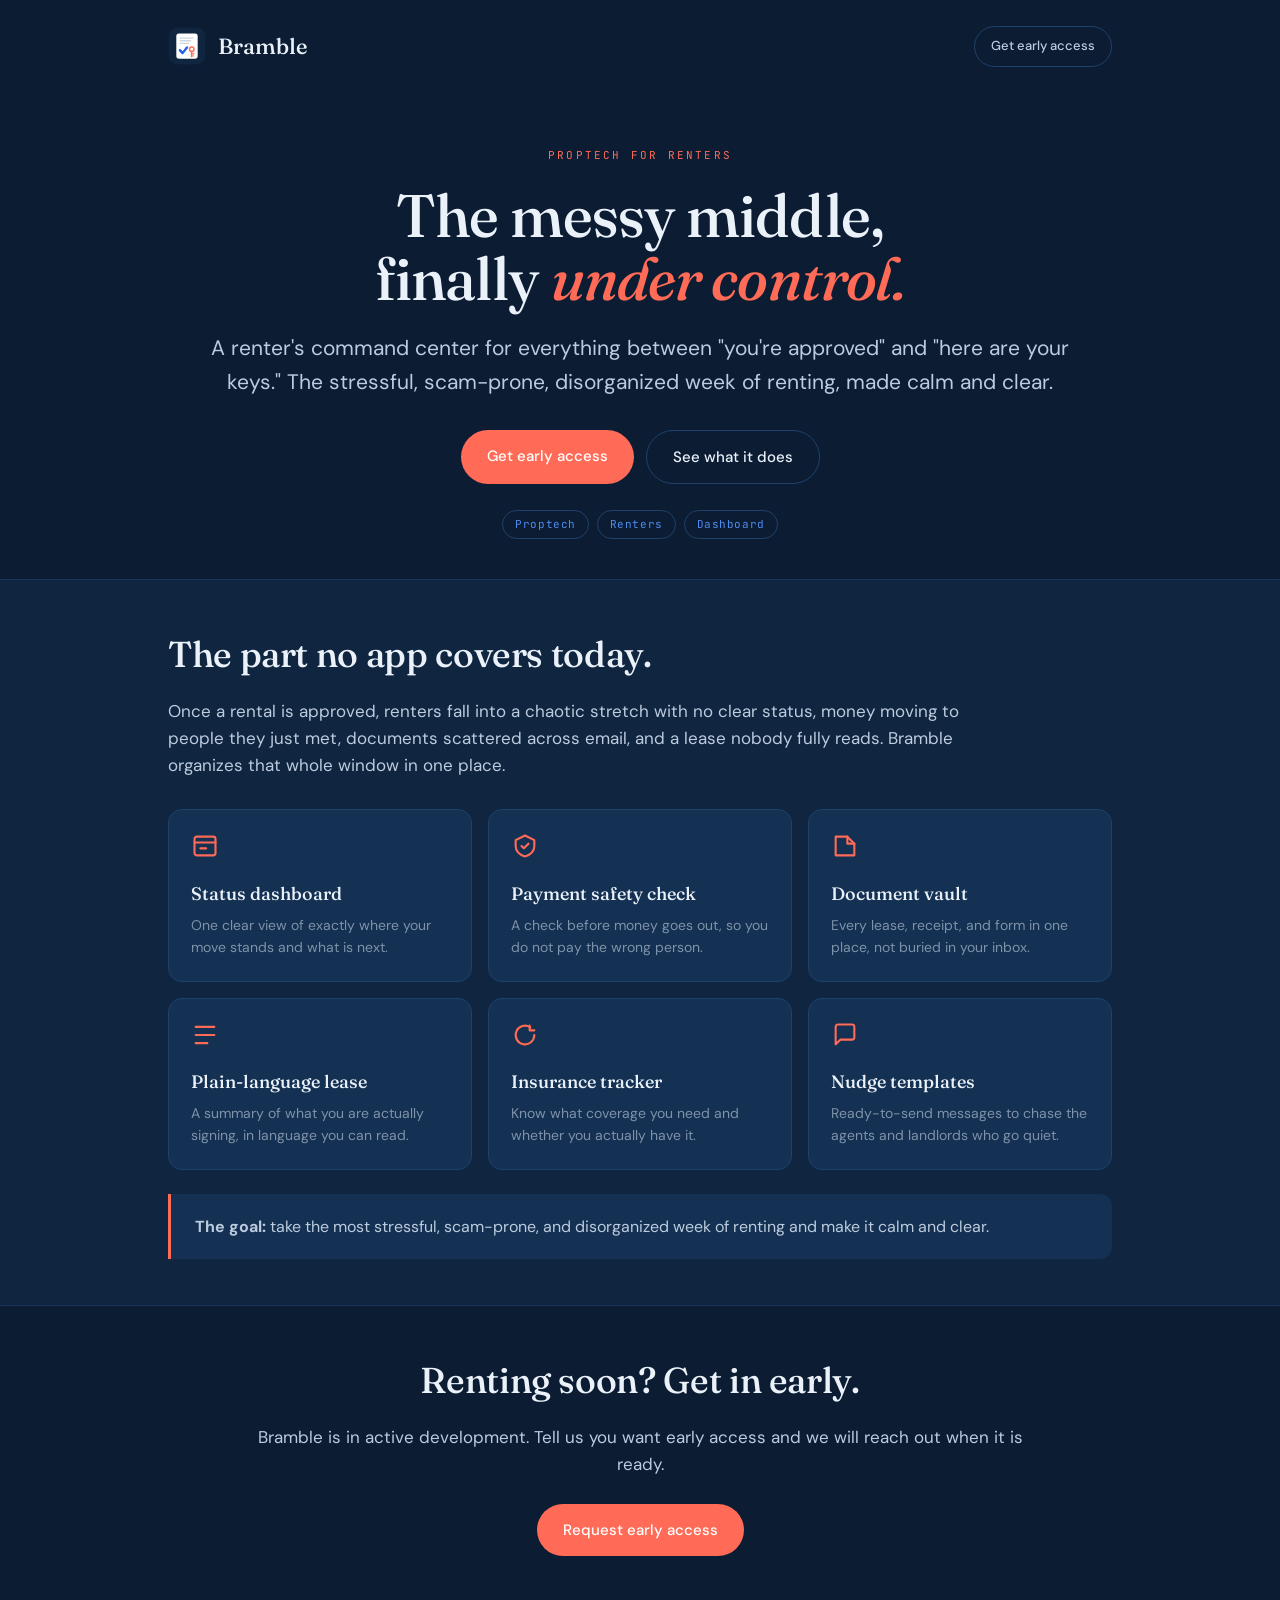
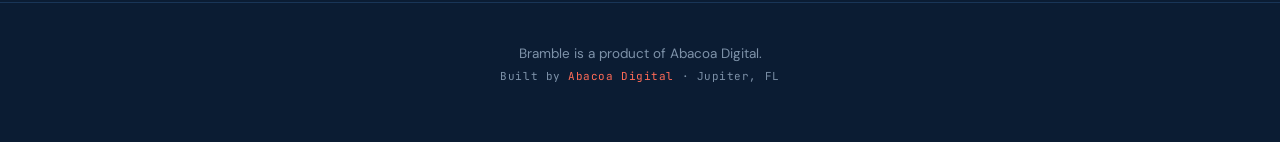
<file: bramble.html>
<!DOCTYPE html>
<html lang="en">
<head>
<meta charset="UTF-8" />
<meta name="viewport" content="width=device-width, initial-scale=1.0" />
<title>Bramble: a renter's command center for the messy middle</title>
<meta name="description" content="Bramble organizes everything between 'you're approved' and 'here are your keys': status dashboard, payment safety check, document vault, lease summary, and more." />
<meta property="og:title" content="Bramble" />
<meta property="og:description" content="A renter's command center for the messy middle, everything between approved and keys in hand." />
<meta property="og:type" content="website" />
<link rel="preconnect" href="https://fonts.googleapis.com" />
<link rel="preconnect" href="https://fonts.gstatic.com" crossorigin />
<link href="https://fonts.googleapis.com/css2?family=Fraunces:ital,opsz,wght@0,9..144,400;0,9..144,500;0,9..144,600;1,9..144,400&family=DM+Sans:wght@300;400;500;600&family=JetBrains+Mono:wght@400;500&display=swap" rel="stylesheet" />
<style>
  :root{
    --bg:#0b1c33; --bg-2:#0f2540; --surface:#143052; --border:#1f426b; --border-soft:#193557;
    --text:#eaf1f9; --text-dim:#bcccde; --text-mute:#7e92a9;
    --coral:#ff6b57; --coral-bright:#ff8473; --blue:#4f8cf0; --on-coral:#1a0d0a;
    --serif:"Fraunces",Georgia,serif; --sans:"DM Sans",system-ui,sans-serif; --mono:"JetBrains Mono",monospace;
  }
  *{box-sizing:border-box;margin:0;padding:0;}
  body{background:var(--bg);color:var(--text);font-family:var(--sans);line-height:1.6;-webkit-font-smoothing:antialiased;}
  .wrap{max-width:1000px;margin:0 auto;padding:0 28px;}
  a{color:inherit;}
  .nav{display:flex;align-items:center;justify-content:space-between;padding:26px 0;}
  .brand{display:flex;align-items:center;gap:12px;font-family:var(--serif);font-size:22px;font-weight:500;}
  .brand svg{width:38px;height:38px;border-radius:10px;}
  .nav-cta{font-family:var(--sans);font-size:13px;font-weight:500;color:var(--text-dim);text-decoration:none;border:1px solid var(--border);padding:9px 16px;border-radius:999px;transition:all .2s;}
  .nav-cta:hover{border-color:var(--coral);color:var(--coral);}

  .hero{padding:54px 0 40px;text-align:center;}
  .eyebrow{font-family:var(--mono);font-size:11px;letter-spacing:.2em;text-transform:uppercase;color:var(--coral);margin-bottom:20px;}
  h1{font-family:var(--serif);font-weight:500;font-size:clamp(34px,6vw,60px);line-height:1.05;letter-spacing:-.015em;max-width:15ch;margin:0 auto 22px;}
  h1 em{font-style:italic;color:var(--coral);}
  .lede{font-size:clamp(17px,2.2vw,21px);color:var(--text-dim);max-width:62ch;margin:0 auto 30px;}
  .cta-row{display:flex;gap:12px;justify-content:center;flex-wrap:wrap;}
  .btn{font-family:var(--sans);font-weight:500;font-size:15px;padding:14px 26px;border-radius:999px;text-decoration:none;display:inline-block;transition:all .2s;}
  .btn.solid{background:var(--coral);color:#fff;} .btn.solid:hover{background:var(--coral-bright);}
  .btn.ghost{border:1px solid var(--border);color:var(--text);} .btn.ghost:hover{border-color:var(--coral);color:var(--coral);}

  .tags{display:flex;gap:8px;justify-content:center;margin-top:26px;flex-wrap:wrap;}
  .tag{font-family:var(--mono);font-size:11px;letter-spacing:.05em;color:var(--blue);border:1px solid var(--border);border-radius:999px;padding:5px 12px;}

  section{padding:46px 0;}
  .band{background:var(--bg-2);border-top:1px solid var(--border-soft);border-bottom:1px solid var(--border-soft);}
  h2{font-family:var(--serif);font-weight:500;font-size:clamp(26px,3.4vw,36px);letter-spacing:-.01em;margin-bottom:14px;}
  .prose{font-size:17px;color:var(--text-dim);max-width:66ch;}
  .prose + .prose{margin-top:16px;}

  .feat{display:grid;grid-template-columns:repeat(3,1fr);gap:16px;margin-top:30px;}
  .card{background:var(--surface);border:1px solid var(--border);border-radius:14px;padding:22px;}
  .card .ic{width:28px;height:28px;color:var(--coral);margin-bottom:12px;}
  .card h3{font-family:var(--serif);font-weight:500;font-size:18px;margin-bottom:5px;}
  .card p{font-size:14px;color:var(--text-mute);}

  .who{background:var(--surface);border-left:3px solid var(--coral);border-radius:0 12px 12px 0;padding:20px 24px;margin-top:24px;}
  .who p{font-size:16px;color:var(--text-dim);}

  footer{padding:40px 0 56px;border-top:1px solid var(--border-soft);text-align:center;color:var(--text-mute);font-size:13.5px;}
  footer a{color:var(--coral);text-decoration:none;}
  .madeby{font-family:var(--mono);font-size:11px;letter-spacing:.05em;margin-top:8px;}

  @media(max-width:720px){ .feat{grid-template-columns:1fr;} }
</style>
<!-- Meta Pixel Code — set FB_PIXEL_ID to your Meta Pixel ID to activate (inert until then) -->
<script>
(function () {
  var FB_PIXEL_ID = 'FB_PIXEL_ID'; /* ← replace with your numeric Pixel ID, e.g. '123456789012345' */
  if (!/^\d+$/.test(FB_PIXEL_ID)) return; /* stays inert until a real ID is set */
  !function(f,b,e,v,n,t,s){if(f.fbq)return;n=f.fbq=function(){n.callMethod?n.callMethod.apply(n,arguments):n.queue.push(arguments)};if(!f._fbq)f._fbq=n;n.push=n;n.loaded=!0;n.version='2.0';n.queue=[];t=b.createElement(e);t.async=!0;t.src=v;s=b.getElementsByTagName(e)[0];s.parentNode.insertBefore(t,s)}(window,document,'script','https://connect.facebook.net/en_US/fbevents.js');
  fbq('init', FB_PIXEL_ID);
  fbq('track', 'PageView');
})();
</script>
<!-- End Meta Pixel Code -->
</head>
<body>
<div class="wrap">

  <nav class="nav">
    <div class="brand">
      <svg viewBox="0 0 256 256" role="img" aria-label="Bramble"><rect x="4" y="4" width="248" height="248" rx="60" fill="#0f2540"/><rect x="56" y="44" width="144" height="170" rx="18" fill="#ffffff"/><rect x="78" y="70" width="96" height="9" rx="4" fill="#cdd6e1"/><rect x="78" y="88" width="80" height="9" rx="4" fill="#cdd6e1"/><rect x="78" y="106" width="64" height="9" rx="4" fill="#cdd6e1"/><path d="M80 156 L98 176 L128 138" fill="none" stroke="#2563eb" stroke-width="16" stroke-linecap="round" stroke-linejoin="round"/><circle cx="160" cy="150" r="15" fill="none" stroke="#ff6b57" stroke-width="10"/><rect x="154" y="164" width="11" height="40" rx="5" fill="#ff6b57"/><rect x="165" y="176" width="14" height="9" rx="3" fill="#ff6b57"/><rect x="165" y="190" width="10" height="9" rx="3" fill="#ff6b57"/></svg>
      Bramble
    </div>
    <a class="nav-cta" href="#early">Get early access</a>
  </nav>

  <header class="hero">
    <div class="eyebrow">Proptech for renters</div>
    <h1>The messy middle, finally <em>under control.</em></h1>
    <p class="lede">A renter's command center for everything between "you're approved" and "here are your keys." The stressful, scam-prone, disorganized week of renting, made calm and clear.</p>
    <div class="cta-row">
      <a class="btn solid" href="#early">Get early access</a>
      <a class="btn ghost" href="#how">See what it does</a>
    </div>
    <div class="tags"><span class="tag">Proptech</span><span class="tag">Renters</span><span class="tag">Dashboard</span></div>
  </header>
</div>

<section class="band" id="how">
  <div class="wrap">
    <h2>The part no app covers today.</h2>
    <p class="prose">Once a rental is approved, renters fall into a chaotic stretch with no clear status, money moving to people they just met, documents scattered across email, and a lease nobody fully reads. Bramble organizes that whole window in one place.</p>

    <div class="feat">
      <div class="card">
        <svg class="ic" viewBox="0 0 24 24" fill="none" stroke="currentColor" stroke-width="1.8" stroke-linecap="round" stroke-linejoin="round"><rect x="3" y="4" width="18" height="16" rx="2"/><path d="M3 9h18M8 14h5"/></svg>
        <h3>Status dashboard</h3>
        <p>One clear view of exactly where your move stands and what is next.</p>
      </div>
      <div class="card">
        <svg class="ic" viewBox="0 0 24 24" fill="none" stroke="currentColor" stroke-width="1.8" stroke-linecap="round" stroke-linejoin="round"><path d="M12 3l8 4v5c0 5-3.5 7.5-8 9-4.5-1.5-8-4-8-9V7z"/><path d="M9 12l2 2 4-4"/></svg>
        <h3>Payment safety check</h3>
        <p>A check before money goes out, so you do not pay the wrong person.</p>
      </div>
      <div class="card">
        <svg class="ic" viewBox="0 0 24 24" fill="none" stroke="currentColor" stroke-width="1.8" stroke-linecap="round" stroke-linejoin="round"><path d="M4 4h10l6 6v10a0 0 0 0 1 0 0H4z"/><path d="M14 4v6h6"/></svg>
        <h3>Document vault</h3>
        <p>Every lease, receipt, and form in one place, not buried in your inbox.</p>
      </div>
      <div class="card">
        <svg class="ic" viewBox="0 0 24 24" fill="none" stroke="currentColor" stroke-width="1.8" stroke-linecap="round" stroke-linejoin="round"><path d="M4 5h16M4 12h16M4 19h10"/></svg>
        <h3>Plain-language lease</h3>
        <p>A summary of what you are actually signing, in language you can read.</p>
      </div>
      <div class="card">
        <svg class="ic" viewBox="0 0 24 24" fill="none" stroke="currentColor" stroke-width="1.8" stroke-linecap="round" stroke-linejoin="round"><path d="M20 12a8 8 0 1 1-3.5-6.6"/><path d="M16 4v4h4"/></svg>
        <h3>Insurance tracker</h3>
        <p>Know what coverage you need and whether you actually have it.</p>
      </div>
      <div class="card">
        <svg class="ic" viewBox="0 0 24 24" fill="none" stroke="currentColor" stroke-width="1.8" stroke-linecap="round" stroke-linejoin="round"><path d="M4 5a2 2 0 0 1 2-2h12a2 2 0 0 1 2 2v9a2 2 0 0 1-2 2H8l-4 4z"/></svg>
        <h3>Nudge templates</h3>
        <p>Ready-to-send messages to chase the agents and landlords who go quiet.</p>
      </div>
    </div>

    <div class="who">
      <p><strong>The goal:</strong> take the most stressful, scam-prone, and disorganized week of renting and make it calm and clear.</p>
    </div>
  </div>
</section>

<section id="early">
  <div class="wrap" style="text-align:center;">
    <h2>Renting soon? Get in early.</h2>
    <p class="prose" style="margin:0 auto 26px;">Bramble is in active development. Tell us you want early access and we will reach out when it is ready.</p>
    <a class="btn solid" href="https://abacoadigital.com/contact.html">Request early access</a>
  </div>
</section>

<footer>
  <div class="wrap">
    Bramble is a product of Abacoa Digital.<br />
    <span class="madeby">Built by <a href="https://abacoadigital.com">Abacoa Digital</a> · Jupiter, FL</span>
  </div>
</footer>

</body>
</html>
</file>
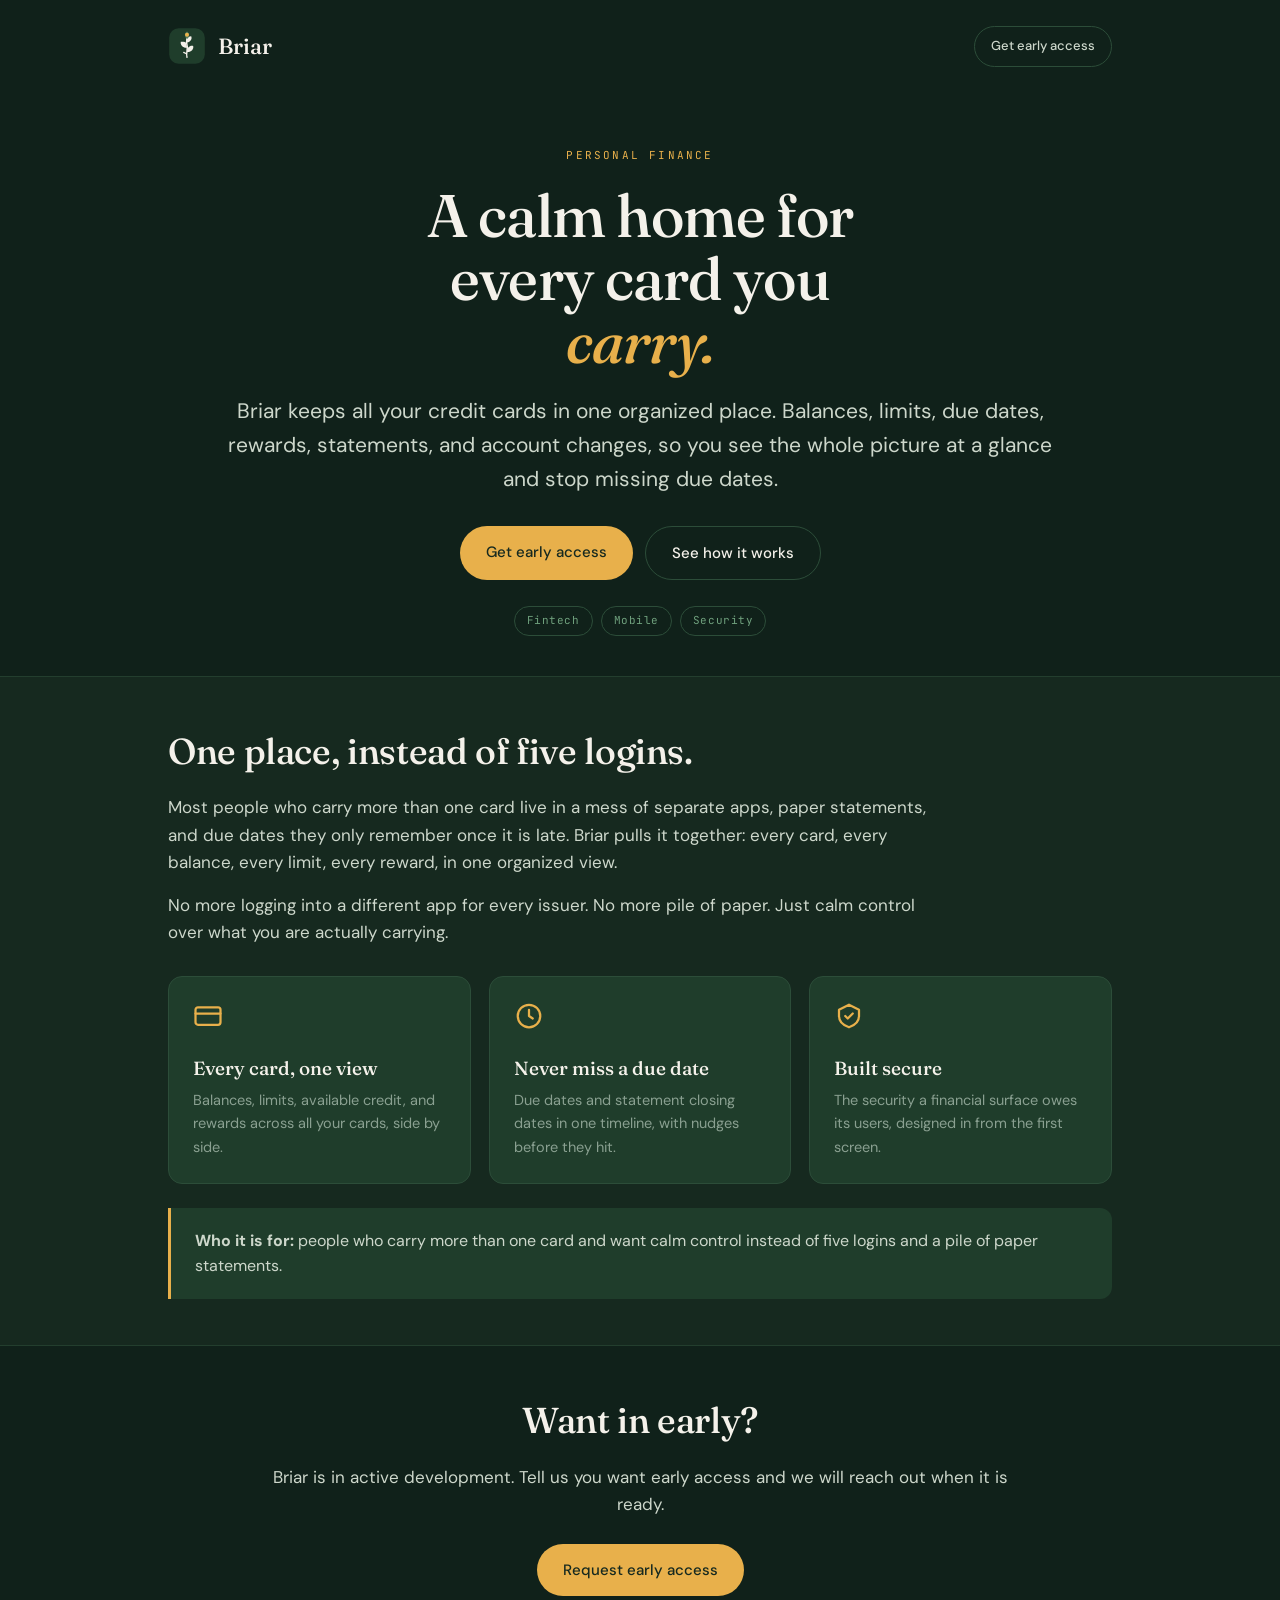
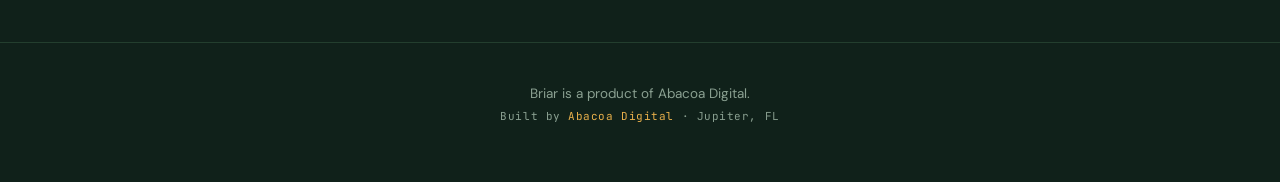
<file: briar.html>
<!DOCTYPE html>
<html lang="en">
<head>
<meta charset="UTF-8" />
<meta name="viewport" content="width=device-width, initial-scale=1.0" />
<title>Briar: a calm home for every credit card you carry</title>
<meta name="description" content="Briar keeps every credit card you carry in one organized place: balances, limits, due dates, rewards, and statements. Calm control instead of five logins." />
<meta property="og:title" content="Briar" />
<meta property="og:description" content="A secure, simple home for every credit card you carry." />
<meta property="og:type" content="website" />
<link rel="preconnect" href="https://fonts.googleapis.com" />
<link rel="preconnect" href="https://fonts.gstatic.com" crossorigin />
<link href="https://fonts.googleapis.com/css2?family=Fraunces:ital,opsz,wght@0,9..144,400;0,9..144,500;0,9..144,600;1,9..144,400&family=DM+Sans:wght@300;400;500;600&family=JetBrains+Mono:wght@400;500&display=swap" rel="stylesheet" />
<style>
  :root{
    --bg:#10211a; --bg-2:#16291f; --surface:#1f3d2b; --border:#2c4d39; --border-soft:#233e2e;
    --text:#f4f1ea; --text-dim:#cdd7cb; --text-mute:#8aa091;
    --gold:#e8b04b; --gold-bright:#f3c468; --leaf:#6fa07d; --on-gold:#16291f;
    --serif:"Fraunces",Georgia,serif; --sans:"DM Sans",system-ui,sans-serif; --mono:"JetBrains Mono",monospace;
  }
  *{box-sizing:border-box;margin:0;padding:0;}
  body{background:var(--bg);color:var(--text);font-family:var(--sans);line-height:1.6;-webkit-font-smoothing:antialiased;}
  .wrap{max-width:1000px;margin:0 auto;padding:0 28px;}
  a{color:inherit;}
  .nav{display:flex;align-items:center;justify-content:space-between;padding:26px 0;}
  .brand{display:flex;align-items:center;gap:12px;font-family:var(--serif);font-size:22px;font-weight:500;}
  .brand svg{width:38px;height:38px;border-radius:10px;}
  .nav-cta{font-family:var(--sans);font-size:13px;font-weight:500;color:var(--text-dim);text-decoration:none;border:1px solid var(--border);padding:9px 16px;border-radius:999px;transition:all .2s;}
  .nav-cta:hover{border-color:var(--gold);color:var(--gold);}

  .hero{padding:54px 0 40px;text-align:center;}
  .eyebrow{font-family:var(--mono);font-size:11px;letter-spacing:.2em;text-transform:uppercase;color:var(--gold);margin-bottom:20px;}
  h1{font-family:var(--serif);font-weight:500;font-size:clamp(34px,6vw,60px);line-height:1.05;letter-spacing:-.015em;max-width:13ch;margin:0 auto 22px;}
  h1 em{font-style:italic;color:var(--gold);}
  .lede{font-size:clamp(17px,2.2vw,21px);color:var(--text-dim);max-width:60ch;margin:0 auto 30px;}
  .cta-row{display:flex;gap:12px;justify-content:center;flex-wrap:wrap;}
  .btn{font-family:var(--sans);font-weight:500;font-size:15px;padding:14px 26px;border-radius:999px;text-decoration:none;display:inline-block;transition:all .2s;}
  .btn.solid{background:var(--gold);color:var(--on-gold);} .btn.solid:hover{background:var(--gold-bright);}
  .btn.ghost{border:1px solid var(--border);color:var(--text);} .btn.ghost:hover{border-color:var(--gold);color:var(--gold);}

  .tags{display:flex;gap:8px;justify-content:center;margin-top:26px;flex-wrap:wrap;}
  .tag{font-family:var(--mono);font-size:11px;letter-spacing:.05em;color:var(--leaf);border:1px solid var(--border);border-radius:999px;padding:5px 12px;}

  section{padding:46px 0;}
  .band{background:var(--bg-2);border-top:1px solid var(--border-soft);border-bottom:1px solid var(--border-soft);}
  h2{font-family:var(--serif);font-weight:500;font-size:clamp(26px,3.4vw,36px);letter-spacing:-.01em;margin-bottom:14px;}
  .prose{font-size:17px;color:var(--text-dim);max-width:65ch;}
  .prose + .prose{margin-top:16px;}

  .feat{display:grid;grid-template-columns:repeat(3,1fr);gap:18px;margin-top:30px;}
  .card{background:var(--surface);border:1px solid var(--border);border-radius:14px;padding:24px;}
  .card .ic{width:30px;height:30px;color:var(--gold);margin-bottom:14px;}
  .card h3{font-family:var(--serif);font-weight:500;font-size:19px;margin-bottom:6px;}
  .card p{font-size:14.5px;color:var(--text-mute);}

  .who{display:flex;gap:14px;align-items:flex-start;background:var(--surface);border-left:3px solid var(--gold);border-radius:0 12px 12px 0;padding:20px 24px;margin-top:24px;}
  .who p{font-size:16px;color:var(--text-dim);}

  footer{padding:40px 0 56px;border-top:1px solid var(--border-soft);text-align:center;color:var(--text-mute);font-size:13.5px;}
  footer a{color:var(--gold);text-decoration:none;}
  .madeby{font-family:var(--mono);font-size:11px;letter-spacing:.05em;margin-top:8px;}

  @media(max-width:720px){ .feat{grid-template-columns:1fr;} }
</style>
<!-- Meta Pixel Code — set FB_PIXEL_ID to your Meta Pixel ID to activate (inert until then) -->
<script>
(function () {
  var FB_PIXEL_ID = 'FB_PIXEL_ID'; /* ← replace with your numeric Pixel ID, e.g. '123456789012345' */
  if (!/^\d+$/.test(FB_PIXEL_ID)) return; /* stays inert until a real ID is set */
  !function(f,b,e,v,n,t,s){if(f.fbq)return;n=f.fbq=function(){n.callMethod?n.callMethod.apply(n,arguments):n.queue.push(arguments)};if(!f._fbq)f._fbq=n;n.push=n;n.loaded=!0;n.version='2.0';n.queue=[];t=b.createElement(e);t.async=!0;t.src=v;s=b.getElementsByTagName(e)[0];s.parentNode.insertBefore(t,s)}(window,document,'script','https://connect.facebook.net/en_US/fbevents.js');
  fbq('init', FB_PIXEL_ID);
  fbq('track', 'PageView');
})();
</script>
<!-- End Meta Pixel Code -->
</head>
<body>
<div class="wrap">

  <nav class="nav">
    <div class="brand">
      <svg viewBox="0 0 64 64" role="img" aria-label="Briar"><rect x="2" y="2" width="60" height="60" rx="16" fill="#1F3D2B"/><path d="M32 51 C 29.5 43, 34.5 37, 32 30 C 29.5 24, 33 19.5, 32 15" stroke="#F4F1EA" stroke-width="2.4" stroke-linecap="round" fill="none"/><g stroke="#F4F1EA" stroke-width="2.2" stroke-linecap="round"><path d="M31 45 l -4.5 -2.2"/><path d="M33 37 l 4.5 -2.2"/><path d="M31 28 l -4.5 -2.2"/></g><g fill="#F4F1EA"><path transform="translate(32,42) rotate(46)" d="M0 0 C 5 -4.2, 5 -11.5, 0 -14.5 C -5 -11.5, -5 -4.2, 0 0 Z"/><path transform="translate(32,35) rotate(-46)" d="M0 0 C 5 -4.2, 5 -11.5, 0 -14.5 C -5 -11.5, -5 -4.2, 0 0 Z"/><path transform="translate(32,26) rotate(34)" d="M0 0 C 4.4 -3.6, 4.4 -10, 0 -12.6 C -4.4 -10, -4.4 -3.6, 0 0 Z"/></g><path transform="translate(32,20)" d="M0 0 C 4.4 -3.6, 4.4 -10, 0 -12.6 C -4.4 -10, -4.4 -3.6, 0 0 Z" fill="#4F7A5B"/><circle cx="32" cy="13" r="3.4" fill="#E8B04B"/></svg>
      Briar
    </div>
    <a class="nav-cta" href="#early">Get early access</a>
  </nav>

  <header class="hero">
    <div class="eyebrow">Personal finance</div>
    <h1>A calm home for every card you <em>carry.</em></h1>
    <p class="lede">Briar keeps all your credit cards in one organized place. Balances, limits, due dates, rewards, statements, and account changes, so you see the whole picture at a glance and stop missing due dates.</p>
    <div class="cta-row">
      <a class="btn solid" href="#early">Get early access</a>
      <a class="btn ghost" href="#how">See how it works</a>
    </div>
    <div class="tags"><span class="tag">Fintech</span><span class="tag">Mobile</span><span class="tag">Security</span></div>
  </header>
</div>

<section class="band" id="how">
  <div class="wrap">
    <h2>One place, instead of five logins.</h2>
    <p class="prose">Most people who carry more than one card live in a mess of separate apps, paper statements, and due dates they only remember once it is late. Briar pulls it together: every card, every balance, every limit, every reward, in one organized view.</p>
    <p class="prose">No more logging into a different app for every issuer. No more pile of paper. Just calm control over what you are actually carrying.</p>

    <div class="feat">
      <div class="card">
        <svg class="ic" viewBox="0 0 24 24" fill="none" stroke="currentColor" stroke-width="1.8" stroke-linecap="round" stroke-linejoin="round"><rect x="2" y="5" width="20" height="14" rx="2"/><line x1="2" y1="10" x2="22" y2="10"/></svg>
        <h3>Every card, one view</h3>
        <p>Balances, limits, available credit, and rewards across all your cards, side by side.</p>
      </div>
      <div class="card">
        <svg class="ic" viewBox="0 0 24 24" fill="none" stroke="currentColor" stroke-width="1.8" stroke-linecap="round" stroke-linejoin="round"><circle cx="12" cy="12" r="9"/><path d="M12 7v5l3 2"/></svg>
        <h3>Never miss a due date</h3>
        <p>Due dates and statement closing dates in one timeline, with nudges before they hit.</p>
      </div>
      <div class="card">
        <svg class="ic" viewBox="0 0 24 24" fill="none" stroke="currentColor" stroke-width="1.8" stroke-linecap="round" stroke-linejoin="round"><path d="M12 3l8 4v5c0 5-3.5 7.5-8 9-4.5-1.5-8-4-8-9V7z"/><path d="M9 12l2 2 4-4"/></svg>
        <h3>Built secure</h3>
        <p>The security a financial surface owes its users, designed in from the first screen.</p>
      </div>
    </div>

    <div class="who">
      <p><strong>Who it is for:</strong> people who carry more than one card and want calm control instead of five logins and a pile of paper statements.</p>
    </div>
  </div>
</section>

<section id="early">
  <div class="wrap" style="text-align:center;">
    <h2>Want in early?</h2>
    <p class="prose" style="margin:0 auto 26px;">Briar is in active development. Tell us you want early access and we will reach out when it is ready.</p>
    <a class="btn solid" href="https://abacoadigital.com/contact.html">Request early access</a>
  </div>
</section>

<footer>
  <div class="wrap">
    Briar is a product of Abacoa Digital.<br />
    <span class="madeby">Built by <a href="https://abacoadigital.com">Abacoa Digital</a> · Jupiter, FL</span>
  </div>
</footer>

</body>
</html>
</file>
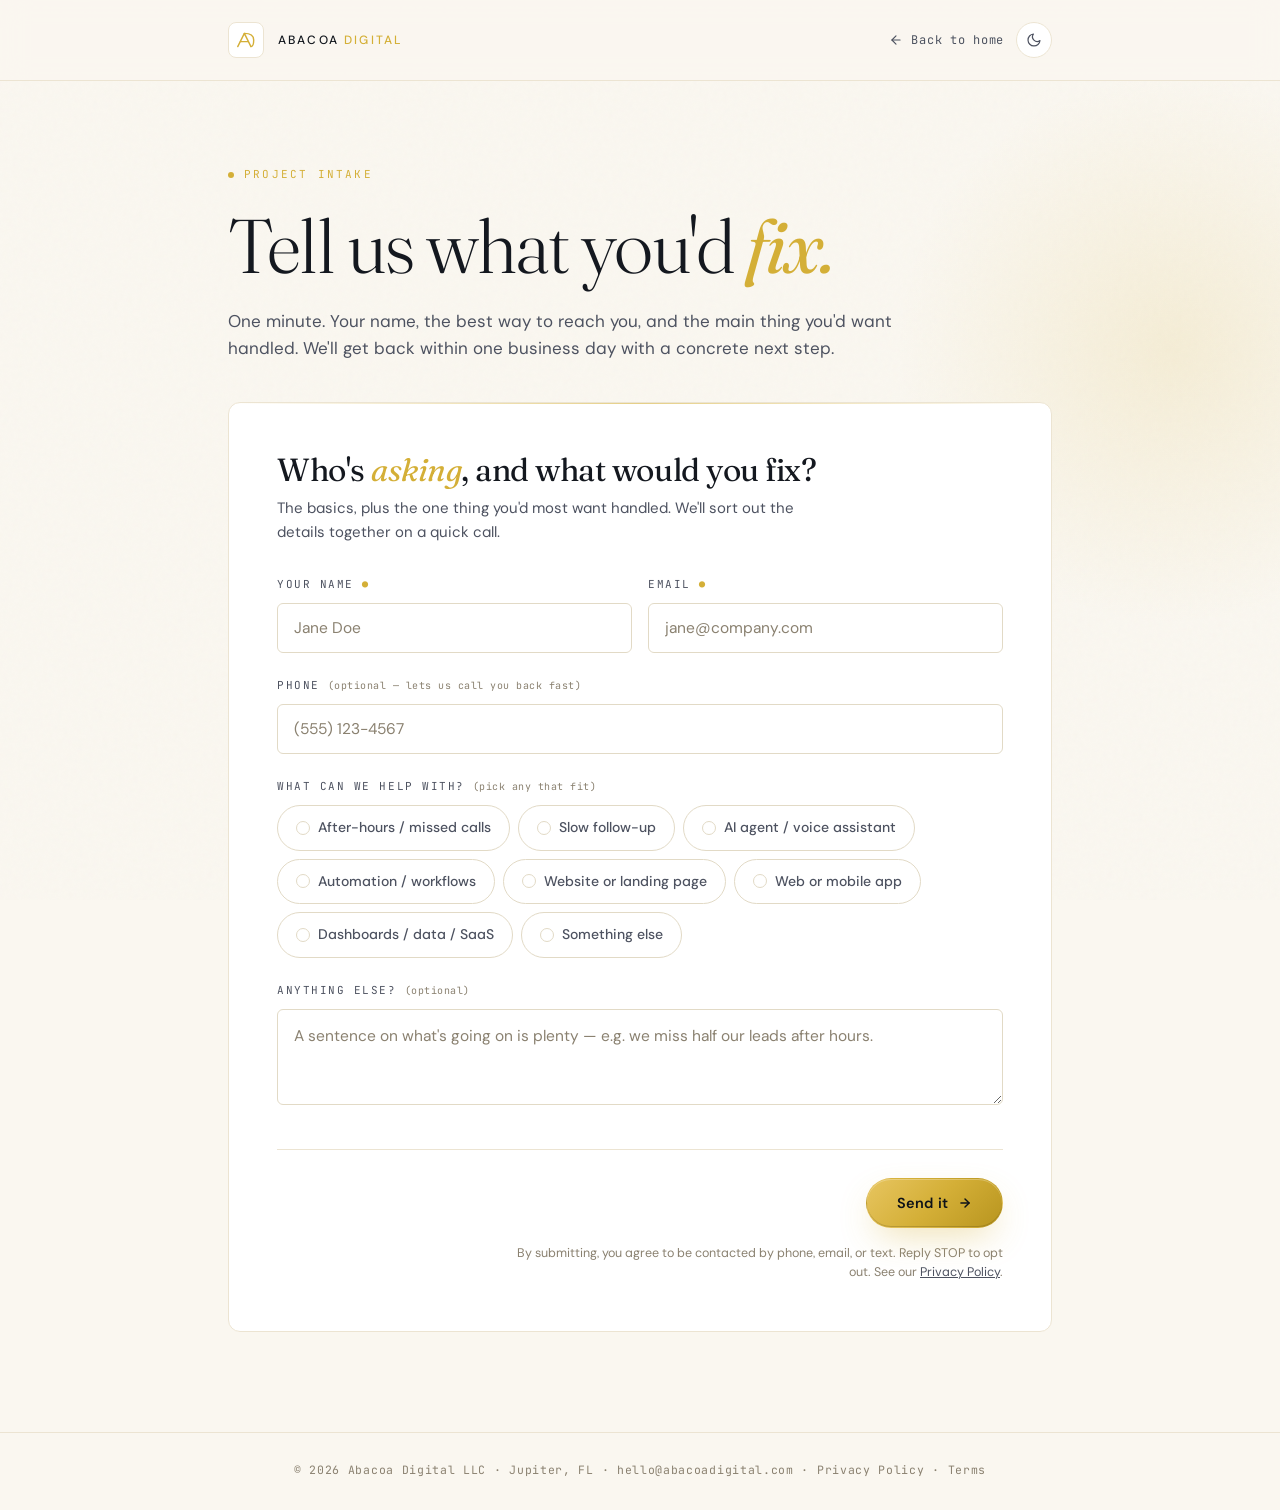
<file: contact.html>
<!DOCTYPE html>
<html lang="en" data-theme="dark">
<head>
<meta charset="UTF-8" />
<meta name="viewport" content="width=device-width, initial-scale=1.0" />
<title>Start a project — Abacoa Digital</title>
<meta name="description" content="Tell us about your project. We'll get back within one business day." />
<meta name="robots" content="noindex" />

<link rel="preconnect" href="https://fonts.googleapis.com" />
<link rel="preconnect" href="https://fonts.gstatic.com" crossorigin />
<link href="https://fonts.googleapis.com/css2?family=Fraunces:ital,opsz,wght@0,9..144,300;0,9..144,400;0,9..144,500;0,9..144,600;1,9..144,300;1,9..144,400&family=DM+Sans:ital,opsz,wght@0,9..40,300;0,9..40,400;0,9..40,500;0,9..40,600&family=JetBrains+Mono:wght@300;400;500&display=swap" rel="stylesheet" />

<link rel="icon" type="image/svg+xml" href="data:image/svg+xml;utf8,<svg xmlns='http://www.w3.org/2000/svg' viewBox='0 0 40 40'><rect width='40' height='40' rx='8' fill='%230e1218'/><g stroke='%23d4af37' stroke-width='2.6' stroke-linecap='round' stroke-linejoin='round' fill='none'><path d='M5 32 L17 8 L29 32'/><path d='M10 23 L24 23'/><path d='M17 8 Q34 8 34 20 Q34 32 29 32'/></g></svg>" />

<style>
:root {
  --gold: #d4af37;
  --gold-bright: #e7c560;
  --gold-deep: #b8951f;
  --serif: "Fraunces", "Times New Roman", serif;
  --sans: "DM Sans", -apple-system, BlinkMacSystemFont, system-ui, sans-serif;
  --mono: "JetBrains Mono", "SF Mono", Menlo, monospace;
  --container: 920px;
  --gutter: clamp(20px, 4vw, 48px);
  --radius: 6px;
}

html[data-theme="dark"] {
  --bg: #0e1218;
  --bg-2: #131822;
  --surface: #1a2030;
  --surface-2: #222a3a;
  --border: #2a3346;
  --border-soft: #1d2433;
  --input-bg: #131822;
  --text: #f1ece1;
  --text-dim: #c0b8a5;
  --text-mute: #7d7565;
  --gold-glow: rgba(212, 175, 55, 0.18);
  --gold-glow-strong: rgba(212, 175, 55, 0.4);
  --grain-opacity: 0.04;
  --grain-blend: overlay;
  --shadow-cta: 0 16px 40px -12px rgba(212, 175, 55, 0.45);
  --error: #ff7b7b;
}
html[data-theme="light"] {
  --bg: #faf7f0;
  --bg-2: #f4efe2;
  --surface: #ffffff;
  --surface-2: #f9f5ea;
  --border: #e2dac6;
  --border-soft: #ece4d2;
  --input-bg: #ffffff;
  --text: #14181f;
  --text-dim: #4d5260;
  --text-mute: #8a8170;
  --gold-glow: rgba(212, 175, 55, 0.14);
  --gold-glow-strong: rgba(212, 175, 55, 0.35);
  --grain-opacity: 0.025;
  --grain-blend: multiply;
  --shadow-cta: 0 14px 36px -10px rgba(212, 175, 55, 0.45);
  --error: #c43d3d;
}

* { box-sizing: border-box; margin: 0; padding: 0; }
html { scroll-behavior: smooth; }
body {
  font-family: var(--sans);
  background: var(--bg);
  color: var(--text);
  line-height: 1.55;
  -webkit-font-smoothing: antialiased;
  -moz-osx-font-smoothing: grayscale;
  font-feature-settings: "ss01", "ss02";
  min-height: 100vh;
  transition: background 0.4s ease, color 0.4s ease;
}
body::before {
  content: ""; position: fixed; inset: 0;
  pointer-events: none; z-index: 1;
  opacity: var(--grain-opacity);
  background-image: url("data:image/svg+xml;utf8,<svg viewBox='0 0 200 200' xmlns='http://www.w3.org/2000/svg'><filter id='n'><feTurbulence type='fractalNoise' baseFrequency='0.9' numOctaves='2' stitchTiles='stitch'/></filter><rect width='100%' height='100%' filter='url(%23n)'/></svg>");
  mix-blend-mode: var(--grain-blend);
}
::selection { background: var(--gold); color: var(--bg); }
a { color: inherit; text-decoration: none; }

.container {
  max-width: var(--container);
  margin: 0 auto;
  padding: 0 var(--gutter);
  position: relative; z-index: 2;
}

/* ===== Header bar ===== */
.bar {
  padding: 22px 0;
  border-bottom: 1px solid var(--border-soft);
  position: sticky; top: 0;
  background: color-mix(in srgb, var(--bg) 90%, transparent);
  backdrop-filter: blur(14px);
  -webkit-backdrop-filter: blur(14px);
  z-index: 50;
}
.bar-inner {
  max-width: var(--container);
  margin: 0 auto;
  padding: 0 var(--gutter);
  display: flex; align-items: center; justify-content: space-between; gap: 24px;
}
.logo {
  display: flex; align-items: center; gap: 14px;
  font-family: var(--sans);
  font-weight: 500; letter-spacing: 0.18em;
  font-size: 12px; text-transform: uppercase;
  color: var(--text);
}
.logo-mark {
  width: 36px; height: 36px;
  display: grid; place-items: center;
  border-radius: 8px;
  background: var(--surface);
  border: 1px solid var(--border-soft);
  flex-shrink: 0;
}
.logo-mark svg { width: 22px; height: 22px; }
.logo-text span { color: var(--gold); }
.bar-back {
  font-family: var(--mono);
  font-size: 12px; letter-spacing: 0.06em;
  color: var(--text-dim);
  display: inline-flex; align-items: center; gap: 8px;
  transition: color 0.2s ease;
}
.bar-back:hover { color: var(--gold); }

.bar-actions { display: flex; align-items: center; gap: 12px; }
.theme-toggle {
  width: 36px; height: 36px;
  display: grid; place-items: center;
  background: var(--surface);
  border: 1px solid var(--border-soft);
  border-radius: 999px;
  cursor: pointer;
  color: var(--text-dim);
  transition: all 0.25s ease;
  flex-shrink: 0;
}
.theme-toggle:hover { color: var(--gold); border-color: var(--gold); }
.theme-toggle svg { width: 16px; height: 16px; }
html[data-theme="dark"]  .theme-toggle .icon-light { display: block; }
html[data-theme="dark"]  .theme-toggle .icon-dark  { display: none; }
html[data-theme="light"] .theme-toggle .icon-light { display: none; }
html[data-theme="light"] .theme-toggle .icon-dark  { display: block; }

/* ===== Page header ===== */
.page-head {
  padding: 80px 0 40px;
  position: relative;
}
.page-head::before {
  content: ""; position: absolute;
  top: -10%; right: -15%;
  width: 50vw; height: 50vw;
  max-width: 600px; max-height: 600px;
  background: radial-gradient(circle, var(--gold-glow) 0%, transparent 65%);
  pointer-events: none;
}
.page-eyebrow {
  display: inline-flex; align-items: center; gap: 10px;
  font-family: var(--mono);
  font-size: 11px; letter-spacing: 0.2em;
  text-transform: uppercase; color: var(--gold);
  margin-bottom: 24px;
}
.page-eyebrow .dot {
  width: 6px; height: 6px;
  background: var(--gold);
  border-radius: 50%;
  box-shadow: 0 0 0 0 var(--gold-glow-strong);
  animation: pulse 2.4s ease-in-out infinite;
}
@keyframes pulse {
  0%, 100% { box-shadow: 0 0 0 0 var(--gold-glow-strong); }
  50%      { box-shadow: 0 0 0 8px transparent; }
}
.page-title {
  font-family: var(--serif);
  font-weight: 300;
  font-size: clamp(40px, 6vw, 76px);
  line-height: 1;
  letter-spacing: -0.025em;
  margin-bottom: 24px;
  max-width: 16ch;
}
.page-title em { font-style: italic; color: var(--gold); font-weight: 400; }
.page-sub {
  font-size: 17px;
  color: var(--text-dim);
  max-width: 56ch;
  line-height: 1.6;
}

/* ===== Form card ===== */
.form-wrap {
  padding-bottom: 100px;
}
.form-card {
  background: var(--surface);
  border: 1px solid var(--border-soft);
  border-radius: 12px;
  padding: clamp(28px, 4vw, 48px);
  position: relative;
  overflow: hidden;
}
.form-card::before {
  content: ""; position: absolute;
  top: 0; left: 0; right: 0; height: 1px;
  background: linear-gradient(90deg, transparent, var(--gold), transparent);
  opacity: 0.6;
}

/* Progress */
.progress {
  margin-bottom: 40px;
  display: flex; flex-direction: column; gap: 16px;
}
.progress-meta {
  display: flex; justify-content: space-between; align-items: center;
  font-family: var(--mono);
  font-size: 11px; letter-spacing: 0.18em;
  text-transform: uppercase;
  color: var(--text-mute);
}
.progress-meta .step-name { color: var(--gold); }
.progress-bar {
  height: 3px;
  background: var(--border-soft);
  border-radius: 999px;
  overflow: hidden;
  position: relative;
}
.progress-fill {
  height: 100%;
  background: linear-gradient(90deg, var(--gold-deep), var(--gold-bright));
  border-radius: 999px;
  transition: width 0.5s cubic-bezier(0.2, 0.8, 0.2, 1);
  box-shadow: 0 0 12px var(--gold-glow);
}

/* Form steps */
.step { display: none; animation: stepIn 0.5s cubic-bezier(0.2, 0.8, 0.2, 1); }
.step.active { display: block; }
@keyframes stepIn {
  from { opacity: 0; transform: translateY(12px); }
  to   { opacity: 1; transform: translateY(0); }
}

.step h2 {
  font-family: var(--serif);
  font-weight: 400;
  font-size: clamp(24px, 3vw, 32px);
  line-height: 1.2;
  letter-spacing: -0.015em;
  margin-bottom: 8px;
}
.step h2 em { font-style: italic; color: var(--gold); font-weight: 400; }
.step-desc {
  color: var(--text-dim);
  font-size: 15px;
  margin-bottom: 32px;
  max-width: 56ch;
}

/* Fields */
.field { margin-bottom: 24px; }
.field-row {
  display: grid;
  grid-template-columns: 1fr 1fr;
  gap: 16px;
}
@media (max-width: 600px) { .field-row { grid-template-columns: 1fr; } }

.label {
  display: flex; align-items: center; gap: 8px;
  font-family: var(--mono);
  font-size: 11px; letter-spacing: 0.14em;
  text-transform: uppercase;
  color: var(--text-dim);
  margin-bottom: 10px;
}
.label .req { color: var(--gold); font-size: 10px; }
.label .optional {
  color: var(--text-mute);
  font-size: 10px;
  text-transform: none;
  letter-spacing: 0.05em;
}

.input, .textarea {
  width: 100%;
  font-family: var(--sans);
  font-size: 15.5px;
  color: var(--text);
  background: var(--input-bg);
  border: 1px solid var(--border);
  border-radius: var(--radius);
  padding: 14px 16px;
  transition: border-color 0.2s ease, box-shadow 0.2s ease, background 0.2s ease;
  -webkit-appearance: none;
  appearance: none;
}
.input::placeholder, .textarea::placeholder { color: var(--text-mute); }
.input:focus, .textarea:focus {
  outline: none;
  border-color: var(--gold);
  box-shadow: 0 0 0 4px var(--gold-glow);
  background: var(--surface-2);
}
.textarea { min-height: 140px; resize: vertical; line-height: 1.55; }

/* Chip groups (multi-select services) */
.chips {
  display: flex; flex-wrap: wrap; gap: 8px;
}
.chip {
  position: relative;
  display: inline-flex; align-items: center; gap: 8px;
  padding: 11px 18px;
  font-family: var(--sans);
  font-size: 14px;
  font-weight: 500;
  color: var(--text-dim);
  background: var(--input-bg);
  border: 1px solid var(--border);
  border-radius: 999px;
  cursor: pointer;
  user-select: none;
  transition: all 0.2s ease;
}
.chip:hover {
  border-color: color-mix(in srgb, var(--gold) 50%, var(--border));
  color: var(--text);
}
.chip input {
  position: absolute; opacity: 0; pointer-events: none;
}
.chip .check {
  width: 14px; height: 14px;
  border-radius: 50%;
  border: 1px solid var(--border);
  display: grid; place-items: center;
  transition: all 0.2s ease;
}
.chip .check svg { width: 10px; height: 10px; opacity: 0; transition: opacity 0.2s ease; }
.chip:has(input:checked),
.chip.checked {
  background: color-mix(in srgb, var(--gold) 12%, var(--input-bg));
  border-color: var(--gold);
  color: var(--text);
}
.chip:has(input:checked) .check,
.chip.checked .check {
  background: var(--gold);
  border-color: var(--gold);
}
.chip:has(input:checked) .check svg,
.chip.checked .check svg { opacity: 1; }

/* Radio cards (budget, timeline) */
.radio-grid {
  display: grid;
  grid-template-columns: repeat(auto-fit, minmax(180px, 1fr));
  gap: 10px;
}
.radio-card {
  position: relative;
  padding: 16px 18px;
  background: var(--input-bg);
  border: 1px solid var(--border);
  border-radius: var(--radius);
  cursor: pointer;
  user-select: none;
  transition: all 0.2s ease;
  display: flex; flex-direction: column; gap: 4px;
}
.radio-card:hover {
  border-color: color-mix(in srgb, var(--gold) 50%, var(--border));
}
.radio-card input {
  position: absolute; opacity: 0; pointer-events: none;
}
.radio-card .rc-label {
  font-family: var(--serif);
  font-weight: 500;
  font-size: 16px;
  color: var(--text);
}
.radio-card .rc-meta {
  font-family: var(--mono);
  font-size: 10.5px;
  letter-spacing: 0.1em;
  text-transform: uppercase;
  color: var(--text-mute);
}
.radio-card:has(input:checked),
.radio-card.checked {
  background: color-mix(in srgb, var(--gold) 10%, var(--input-bg));
  border-color: var(--gold);
  box-shadow: 0 0 0 3px var(--gold-glow);
}
.radio-card:has(input:checked) .rc-label,
.radio-card.checked .rc-label { color: var(--gold); }

/* Errors */
.field-error {
  color: var(--error);
  font-size: 12.5px;
  margin-top: 8px;
  font-family: var(--mono);
  letter-spacing: 0.04em;
  display: none;
}
.field.has-error .input,
.field.has-error .textarea { border-color: var(--error); }
.field.has-error .field-error { display: block; }

/* Buttons */
.actions {
  display: flex; align-items: center; justify-content: space-between;
  gap: 16px;
  margin-top: 36px;
  padding-top: 28px;
  border-top: 1px solid var(--border-soft);
}
.btn {
  display: inline-flex; align-items: center; gap: 10px;
  font-family: var(--sans);
  font-size: 14.5px;
  font-weight: 500;
  letter-spacing: 0.005em;
  cursor: pointer;
  border: 1px solid transparent;
  white-space: nowrap;
  transition: all 0.25s cubic-bezier(0.2, 0.8, 0.2, 1);
  background: none;
}
.btn .arrow { transition: transform 0.25s ease; }
.btn:hover .arrow { transform: translateX(4px); }
.btn-back {
  background: transparent;
  color: var(--text-dim);
  padding: 13px 22px;
  border-radius: 999px;
}
.btn-secondary {
  background: transparent;
  color: var(--text);
  padding: 13px 22px;
  border-radius: 999px;
  border-color: var(--border);
}
.btn-secondary:hover { border-color: var(--gold); color: var(--gold); }
.btn-back:hover { color: var(--text); }
.btn-back svg { transform: rotate(180deg); transition: transform 0.25s ease; }
.btn-back:hover svg { transform: rotate(180deg) translateX(4px); }
.btn-back:disabled { opacity: 0.3; cursor: not-allowed; }
.btn-back:disabled:hover svg { transform: rotate(180deg); }

.btn-primary {
  position: relative;
  background: linear-gradient(135deg, var(--gold-bright) 0%, var(--gold) 50%, var(--gold-deep) 100%);
  color: #0e1218;
  padding: 15px 30px;
  border-radius: 999px;
  font-weight: 600;
  letter-spacing: 0.01em;
  box-shadow:
    0 1px 0 rgba(255, 255, 255, 0.25) inset,
    0 -1px 0 rgba(0, 0, 0, 0.15) inset,
    var(--shadow-cta);
}
.btn-primary::before {
  content: ""; position: absolute; inset: -2px;
  border-radius: 999px;
  background: var(--gold);
  filter: blur(14px);
  opacity: 0.45;
  z-index: -1;
  transition: opacity 0.3s ease;
}
.btn-primary:hover {
  transform: translateY(-2px);
  box-shadow:
    0 1px 0 rgba(255, 255, 255, 0.3) inset,
    0 -1px 0 rgba(0, 0, 0, 0.15) inset,
    0 22px 50px -12px rgba(212, 175, 55, 0.6);
}
.btn-primary:hover::before { opacity: 0.7; }
.btn-primary:active { transform: translateY(0); }
.btn-primary:disabled { opacity: 0.6; cursor: not-allowed; transform: none; }

/* Consent microcopy under submit */
.consent {
  margin-top: 16px;
  font-size: 12.5px;
  line-height: 1.55;
  color: var(--text-mute);
  text-align: right;
  max-width: 62ch;
  margin-left: auto;
}
.consent a { color: var(--text-dim); text-decoration: underline; }
.consent a:hover { color: var(--gold); }
@media (max-width: 600px) { .consent { text-align: left; } }

/* Success state */
.success {
  display: none;
  text-align: center;
  padding: 40px 20px;
}
.success.active { display: block; animation: stepIn 0.6s ease; }
.success-icon {
  width: 72px; height: 72px;
  margin: 0 auto 28px;
  display: grid; place-items: center;
  background: linear-gradient(135deg, var(--gold-bright), var(--gold-deep));
  border-radius: 50%;
  box-shadow: 0 0 0 8px var(--gold-glow), 0 14px 36px -10px var(--gold-glow-strong);
}
.success-icon svg { width: 36px; height: 36px; color: #0e1218; }
.success h2 {
  font-family: var(--serif);
  font-weight: 300;
  font-size: clamp(28px, 4vw, 40px);
  line-height: 1.1;
  letter-spacing: -0.02em;
  margin-bottom: 16px;
}
.success h2 em { font-style: italic; color: var(--gold); font-weight: 400; }
.success p { color: var(--text-dim); font-size: 16px; max-width: 50ch; margin: 0 auto 28px; line-height: 1.6; }
.success .ref {
  font-family: var(--mono);
  font-size: 12px;
  color: var(--text-mute);
  letter-spacing: 0.1em;
  padding: 8px 14px;
  border: 1px dashed var(--border);
  border-radius: 4px;
  display: inline-block;
}

/* Footer */
.foot {
  padding: 28px 0 32px;
  border-top: 1px solid var(--border-soft);
  font-family: var(--mono);
  font-size: 11.5px;
  letter-spacing: 0.06em;
  color: var(--text-mute);
  text-align: center;
}
.foot a { transition: color 0.2s ease; }
.foot a:hover { color: var(--gold); }

@media (prefers-reduced-motion: reduce) {
  *, *::before, *::after { animation-duration: 0.01ms !important; transition-duration: 0.01ms !important; }
}
</style>

<!-- Meta Pixel Code — set FB_PIXEL_ID to your Meta Pixel ID to activate (inert until then) -->
<script>
(function () {
  var FB_PIXEL_ID = 'FB_PIXEL_ID'; /* ← replace with your numeric Pixel ID, e.g. '123456789012345' */
  if (!/^\d+$/.test(FB_PIXEL_ID)) return; /* stays inert until a real ID is set */
  !function(f,b,e,v,n,t,s){if(f.fbq)return;n=f.fbq=function(){n.callMethod?n.callMethod.apply(n,arguments):n.queue.push(arguments)};if(!f._fbq)f._fbq=n;n.push=n;n.loaded=!0;n.version='2.0';n.queue=[];t=b.createElement(e);t.async=!0;t.src=v;s=b.getElementsByTagName(e)[0];s.parentNode.insertBefore(t,s)}(window,document,'script','https://connect.facebook.net/en_US/fbevents.js');
  fbq('init', FB_PIXEL_ID);
  fbq('track', 'PageView');
})();
</script>
<!-- End Meta Pixel Code -->
</head>

<body>

<header class="bar">
  <div class="bar-inner">
    <a href="index.html" class="logo" aria-label="Abacoa Digital home">
      <span class="logo-mark" aria-hidden="true">
        <svg viewBox="0 0 40 40" fill="none">
          <g stroke="var(--gold)" stroke-width="2.6" stroke-linecap="round" stroke-linejoin="round" fill="none">
            <path d="M5 32 L17 8 L29 32"/>
            <path d="M10 23 L24 23"/>
            <path d="M17 8 Q34 8 34 20 Q34 32 29 32"/>
          </g>
        </svg>
      </span>
      <span class="logo-text">Abacoa <span>Digital</span></span>
    </a>
    <div class="bar-actions">
      <a href="index.html" class="bar-back">
        <svg width="14" height="14" viewBox="0 0 24 24" fill="none" stroke="currentColor" stroke-width="2" stroke-linecap="round" stroke-linejoin="round"><line x1="19" y1="12" x2="5" y2="12"/><polyline points="12 19 5 12 12 5"/></svg>
        Back to home
      </a>
      <button class="theme-toggle" id="themeToggle" aria-label="Toggle theme" type="button">
        <svg class="icon-light" viewBox="0 0 24 24" fill="none" stroke="currentColor" stroke-width="1.8" stroke-linecap="round" stroke-linejoin="round" aria-hidden="true"><circle cx="12" cy="12" r="4"/><path d="M12 2v2M12 20v2M4.93 4.93l1.41 1.41M17.66 17.66l1.41 1.41M2 12h2M20 12h2M4.93 19.07l1.41-1.41M17.66 6.34l1.41-1.41"/></svg>
        <svg class="icon-dark" viewBox="0 0 24 24" fill="none" stroke="currentColor" stroke-width="1.8" stroke-linecap="round" stroke-linejoin="round" aria-hidden="true"><path d="M21 12.79A9 9 0 1 1 11.21 3 7 7 0 0 0 21 12.79z"/></svg>
      </button>
    </div>
  </div>
</header>

<section class="page-head">
  <div class="container">
    <div class="page-eyebrow">
      <span class="dot"></span>
      <span>Project intake</span>
    </div>
    <h1 class="page-title">Tell us what you'd <em>fix.</em></h1>
    <p class="page-sub">
      One minute. Your name, the best way to reach you, and the main thing you'd want handled. We'll get back within one business day with a concrete next step.
    </p>
  </div>
</section>

<section class="form-wrap">
  <div class="container">
    <div class="form-card">

      <form id="contactForm" novalidate>

        <div class="step active">
          <h2>Who's <em>asking</em>, and what would you fix?</h2>
          <p class="step-desc">The basics, plus the one thing you'd most want handled. We'll sort out the details together on a quick call.</p>

          <div class="field-row">
            <div class="field">
              <label class="label" for="name">Your name <span class="req">●</span></label>
              <input type="text" id="name" name="name" class="input" placeholder="Jane Doe" required autocomplete="name" />
              <div class="field-error">Please enter your name.</div>
            </div>
            <div class="field">
              <label class="label" for="email">Email <span class="req">●</span></label>
              <input type="email" id="email" name="email" class="input" placeholder="jane@company.com" required autocomplete="email" />
              <div class="field-error">Please enter a valid email.</div>
            </div>
          </div>

          <div class="field">
            <label class="label" for="phone">Phone <span class="optional">(optional — lets us call you back fast)</span></label>
            <input type="tel" id="phone" name="phone" class="input" placeholder="(555) 123-4567" autocomplete="tel" />
          </div>

          <div class="field">
            <label class="label">What can we help with? <span class="optional">(pick any that fit)</span></label>
            <div class="chips" id="fixChips">
              <label class="chip"><input type="checkbox" name="mainfix" value="After-hours / missed calls" /><span class="check"><svg viewBox="0 0 24 24" fill="none" stroke="#0e1218" stroke-width="3" stroke-linecap="round" stroke-linejoin="round"><polyline points="20 6 9 17 4 12"/></svg></span>After-hours / missed calls</label>
              <label class="chip"><input type="checkbox" name="mainfix" value="Slow follow-up" /><span class="check"><svg viewBox="0 0 24 24" fill="none" stroke="#0e1218" stroke-width="3" stroke-linecap="round" stroke-linejoin="round"><polyline points="20 6 9 17 4 12"/></svg></span>Slow follow-up</label>
              <label class="chip"><input type="checkbox" name="mainfix" value="AI agent / voice assistant" /><span class="check"><svg viewBox="0 0 24 24" fill="none" stroke="#0e1218" stroke-width="3" stroke-linecap="round" stroke-linejoin="round"><polyline points="20 6 9 17 4 12"/></svg></span>AI agent / voice assistant</label>
              <label class="chip"><input type="checkbox" name="mainfix" value="Automation / workflows" /><span class="check"><svg viewBox="0 0 24 24" fill="none" stroke="#0e1218" stroke-width="3" stroke-linecap="round" stroke-linejoin="round"><polyline points="20 6 9 17 4 12"/></svg></span>Automation / workflows</label>
              <label class="chip"><input type="checkbox" name="mainfix" value="Website or landing page" /><span class="check"><svg viewBox="0 0 24 24" fill="none" stroke="#0e1218" stroke-width="3" stroke-linecap="round" stroke-linejoin="round"><polyline points="20 6 9 17 4 12"/></svg></span>Website or landing page</label>
              <label class="chip"><input type="checkbox" name="mainfix" value="Web or mobile app" /><span class="check"><svg viewBox="0 0 24 24" fill="none" stroke="#0e1218" stroke-width="3" stroke-linecap="round" stroke-linejoin="round"><polyline points="20 6 9 17 4 12"/></svg></span>Web or mobile app</label>
              <label class="chip"><input type="checkbox" name="mainfix" value="Dashboards / data / SaaS" /><span class="check"><svg viewBox="0 0 24 24" fill="none" stroke="#0e1218" stroke-width="3" stroke-linecap="round" stroke-linejoin="round"><polyline points="20 6 9 17 4 12"/></svg></span>Dashboards / data / SaaS</label>
              <label class="chip"><input type="checkbox" name="mainfix" value="Something else" /><span class="check"><svg viewBox="0 0 24 24" fill="none" stroke="#0e1218" stroke-width="3" stroke-linecap="round" stroke-linejoin="round"><polyline points="20 6 9 17 4 12"/></svg></span>Something else</label>
            </div>
          </div>

          <div class="field">
            <label class="label" for="details">Anything else? <span class="optional">(optional)</span></label>
            <textarea id="details" name="details" class="textarea" style="min-height:96px;" placeholder="A sentence on what's going on is plenty — e.g. we miss half our leads after hours."></textarea>
          </div>
        </div>

        <!-- Action bar -->
        <div class="actions" id="actions" style="justify-content:flex-end;">
          <button type="button" class="btn btn-primary" id="btnSubmit">
            <span id="btnSubmitLabel">Send it</span>
            <svg class="arrow" width="14" height="14" viewBox="0 0 24 24" fill="none" stroke="currentColor" stroke-width="2.5" stroke-linecap="round" stroke-linejoin="round"><line x1="5" y1="12" x2="19" y2="12"/><polyline points="12 5 19 12 12 19"/></svg>
          </button>
        </div>
        <p class="consent">
          By submitting, you agree to be contacted by phone, email, or text. Reply STOP to opt out. See our <a href="/privacy.html">Privacy Policy</a>.
        </p>
      </form>

      <!-- Success state -->
      <div class="success" id="success">
        <div class="success-icon">
          <svg viewBox="0 0 24 24" fill="none" stroke="currentColor" stroke-width="3" stroke-linecap="round" stroke-linejoin="round"><polyline points="20 6 9 17 4 12"/></svg>
        </div>
        <h2>Got it. <em>Talk soon.</em></h2>
        <p>
          Your project details are with us. We'll get back within one business day with a concrete next step, usually a 30-minute discovery call on a calendar link.
        </p>
        <p style="margin-bottom: 36px;">
          If anything is urgent, you can reach us directly at <a href="mailto:hello@abacoadigital.com" style="color: var(--gold);">hello@abacoadigital.com</a>.
        </p>
        <a id="bookingLink" href="#" target="_blank" rel="noopener" class="btn btn-primary" style="display: none; margin-right: 12px;">
          Book the call now
          <svg class="arrow" width="14" height="14" viewBox="0 0 24 24" fill="none" stroke="currentColor" stroke-width="2.5" stroke-linecap="round" stroke-linejoin="round"><line x1="5" y1="12" x2="19" y2="12"/><polyline points="12 5 19 12 12 19"/></svg>
        </a>
        <a href="index.html" class="btn btn-secondary">
          Back to home
        </a>
      </div>

    </div>
  </div>
</section>

<footer class="foot">
  <div class="container">
    © 2026 Abacoa Digital LLC · Jupiter, FL · <a href="mailto:hello@abacoadigital.com">hello@abacoadigital.com</a> · <a href="/privacy.html">Privacy Policy</a> · <a href="/terms.html">Terms</a>
  </div>
</footer>

<script>
  // ===========================================================
  // CONFIG
  // ===========================================================
  // Submissions POST to /api/lead, a Vercel Edge function that
  // forwards to the abacoa-agent /leads webhook on Railway with
  // the secret header added server-side. Set LEADS_URL and
  // LEADS_SECRET as Vercel env vars. See api/lead.js.
  const LEADS_ENDPOINT = '/api/lead';

  // Optional analytics: set POSTHOG_KEY to enable. Empty disables.
  const POSTHOG_KEY = '';
  const POSTHOG_HOST = 'https://us.i.posthog.com';

  // Optional booking link on the success step. Empty hides it.
  const BOOKING_URL = '';

  // Mailto fallback if the webhook is unreachable.
  const CONTACT_EMAIL = 'hello@abacoadigital.com';
  // ===========================================================

  // Bootstrap PostHog if a key is configured
  if (POSTHOG_KEY) {
    const s = document.createElement('script');
    s.async = true;
    s.src = 'https://cdn.jsdelivr.net/npm/posthog-js@1/dist/array.js';
    s.onload = () => { window.posthog.init(POSTHOG_KEY, { api_host: POSTHOG_HOST, person_profiles: 'identified_only' }); };
    document.head.appendChild(s);
    window.posthog = window.posthog || [];
  }
  function trackEvent(name, props) {
    if (window.posthog && typeof window.posthog.capture === 'function') {
      try { window.posthog.capture(name, props || {}); } catch (e) {}
    }
  }

  // Theme toggle
  const STORAGE_KEY = 'abacoa-theme';
  const root = document.documentElement;
  const toggle = document.getElementById('themeToggle');
  const stored = localStorage.getItem(STORAGE_KEY);
  if (stored === 'light' || stored === 'dark') {
    root.setAttribute('data-theme', stored);
  } else if (window.matchMedia && window.matchMedia('(prefers-color-scheme: light)').matches) {
    root.setAttribute('data-theme', 'light');
  }
  toggle.addEventListener('click', () => {
    const next = root.getAttribute('data-theme') === 'dark' ? 'light' : 'dark';
    root.setAttribute('data-theme', next);
    localStorage.setItem(STORAGE_KEY, next);
  });

  // Single-step submit controller
  const form = document.getElementById('contactForm');
  const actions = document.getElementById('actions');
  const success = document.getElementById('success');
  const btnSubmit = document.getElementById('btnSubmit');
  const btnSubmitLabel = document.getElementById('btnSubmitLabel');

  function clearError(field) {
    if (field) field.classList.remove('has-error');
  }
  function showError(field) {
    if (field) field.classList.add('has-error');
  }

  function validate() {
    let valid = true;
    const nameField = document.getElementById('name').closest('.field');
    const emailField = document.getElementById('email').closest('.field');
    const name = document.getElementById('name').value.trim();
    const email = document.getElementById('email').value.trim();
    const emailOk = /^[^\s@]+@[^\s@]+\.[^\s@]+$/.test(email);
    if (!name) { showError(nameField); valid = false; } else clearError(nameField);
    if (!emailOk) { showError(emailField); valid = false; } else clearError(emailField);
    return valid;
  }

  // Clear errors as the user types
  form.addEventListener('input', (e) => {
    const f = e.target.closest('.field');
    if (f) clearError(f);
  });

  btnSubmit.addEventListener('click', async () => {
    if (!validate()) {
      const firstErr = document.querySelector('.field.has-error');
      if (firstErr) firstErr.scrollIntoView({ behavior: 'smooth', block: 'center' });
      return;
    }
    await submitForm();
  });

  function collectData() {
    const mainfix = Array.from(document.querySelectorAll('input[name="mainfix"]:checked')).map(i => i.value);
    return {
      name:     document.getElementById('name').value.trim(),
      email:    document.getElementById('email').value.trim(),
      company:  '',
      role:     '',
      phone:    document.getElementById('phone').value.trim(),
      services: mainfix,
      budget:   '',
      timeline: '',
      details:  document.getElementById('details').value.trim(),
      website:  '',
      referral: '',
    };
  }

  function buildEmailBody(data) {
    return [
      `New project inquiry from ${data.name}`,
      ``,
      `— Contact —`,
      `Name:  ${data.name}`,
      `Email: ${data.email}`,
      `Phone: ${data.phone || '—'}`,
      ``,
      `— Main thing to fix —`,
      data.services.join(', ') || '—',
      ``,
      `— Notes —`,
      data.details || '—',
    ].join('\n');
  }

  async function submitForm() {
    btnSubmit.disabled = true;
    btnSubmitLabel.textContent = 'Sending…';
    const data = collectData();

    // Primary path: Vercel proxy forwards to the agent on Railway
    if (LEADS_ENDPOINT) {
      try {
        const res = await fetch(LEADS_ENDPOINT, {
          method: 'POST',
          headers: { 'Content-Type': 'application/json', 'Accept': 'application/json' },
          body: JSON.stringify({
            name: data.name,
            email: data.email,
            company: data.company,
            message: buildEmailBody(data),
            extra: {
              role: data.role,
              phone: data.phone,
              services: data.services,
              budget: data.budget,
              timeline: data.timeline,
              website: data.website,
              referral: data.referral,
            },
          }),
        });
        if (res.ok) {
          trackEvent('lead_submitted', { budget: data.budget, timeline: data.timeline, services: data.services });
          showSuccess();
          return;
        }
        console.error('Lead webhook returned', res.status);
      } catch (err) {
        console.error('Lead webhook failed:', err);
      }
      // Fall through to mailto on error
    }

    // Mailto fallback: opens user's mail client with everything filled in
    const subject = encodeURIComponent(`New project inquiry from ${data.name}`);
    const body = encodeURIComponent(buildEmailBody(data));
    window.location.href = `mailto:${CONTACT_EMAIL}?subject=${subject}&body=${body}`;
    trackEvent('lead_mailto_fallback', { budget: data.budget });
    setTimeout(showSuccess, 400);
  }

  function showSuccess() {
    form.style.display = 'none';
    actions.style.display = 'none';
    const consent = document.querySelector('.consent');
    if (consent) consent.style.display = 'none';
    success.classList.add('active');
    if (BOOKING_URL) {
      const bookingLink = document.getElementById('bookingLink');
      if (bookingLink) {
        bookingLink.href = BOOKING_URL;
        bookingLink.style.display = 'inline-flex';
      }
    }
    window.scrollTo({ top: document.querySelector('.form-card').offsetTop - 100, behavior: 'smooth' });
  }
</script>
</body>
</html>
</file>
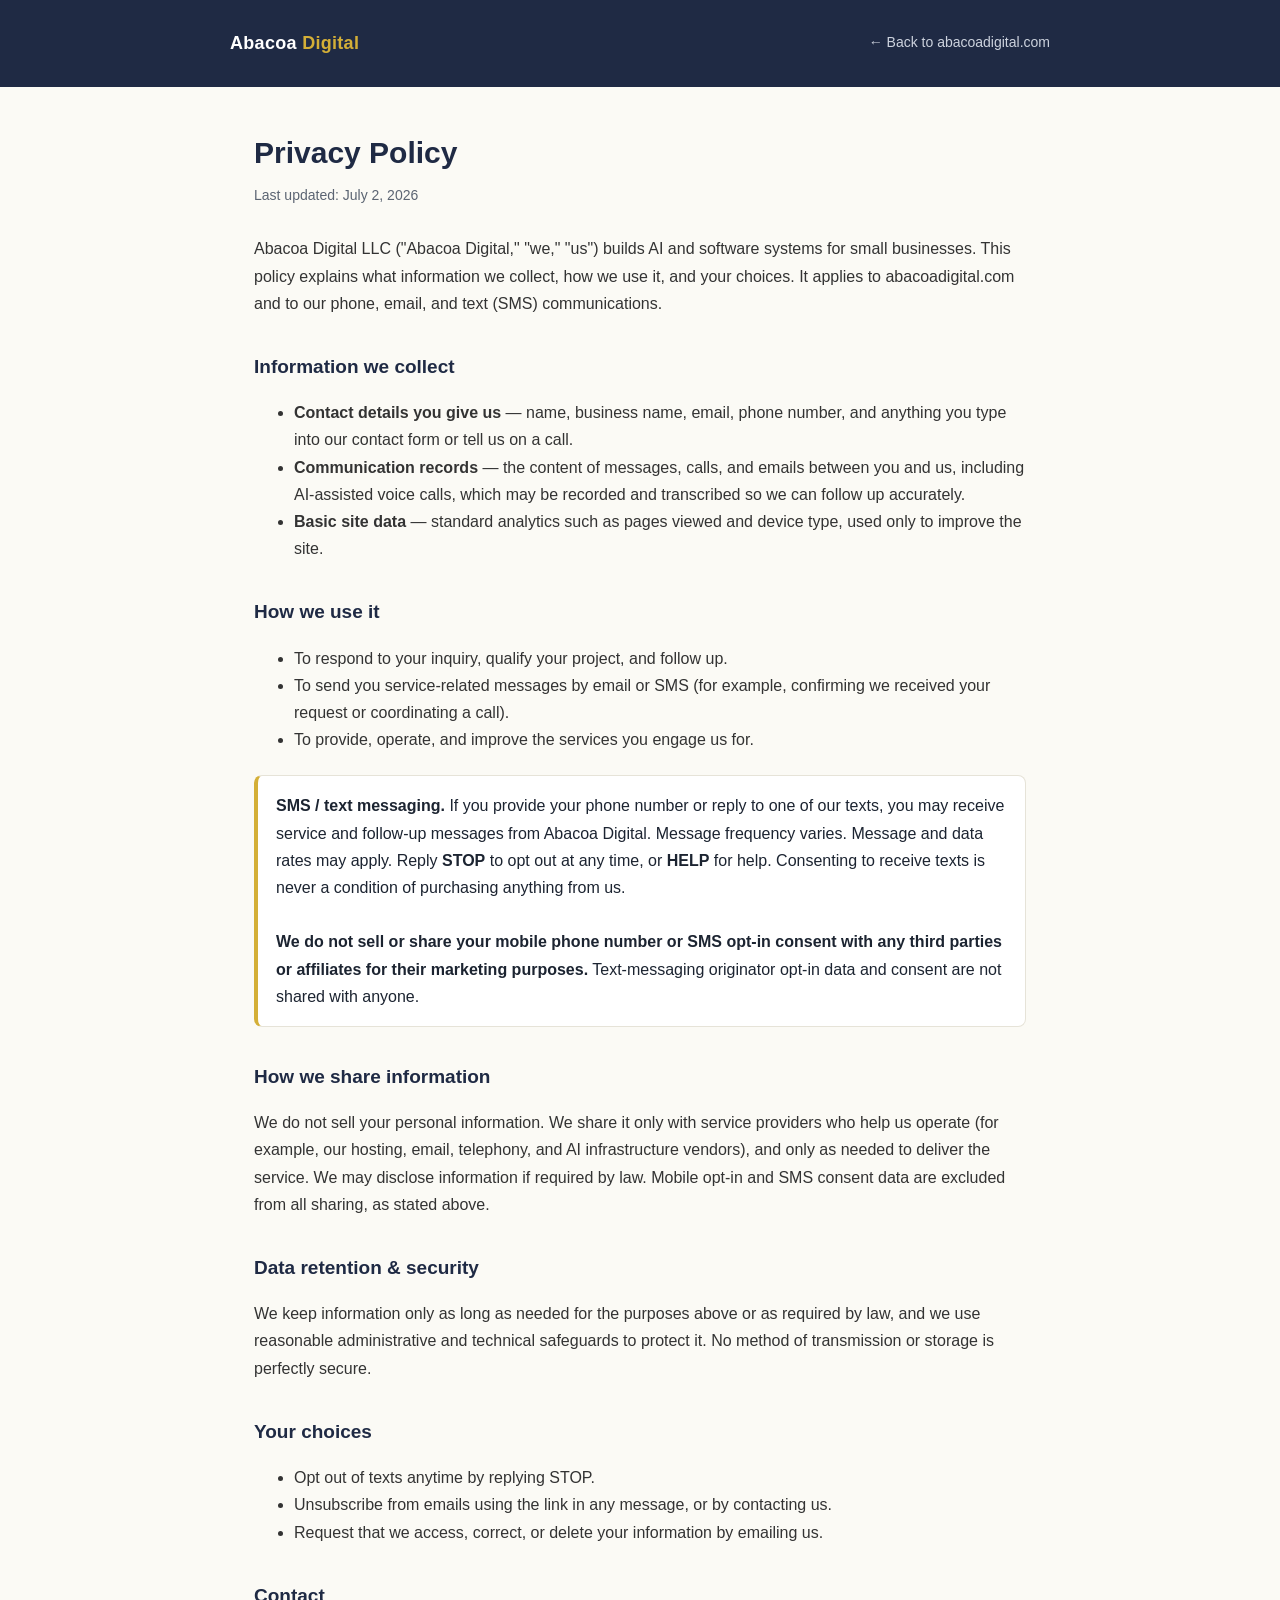
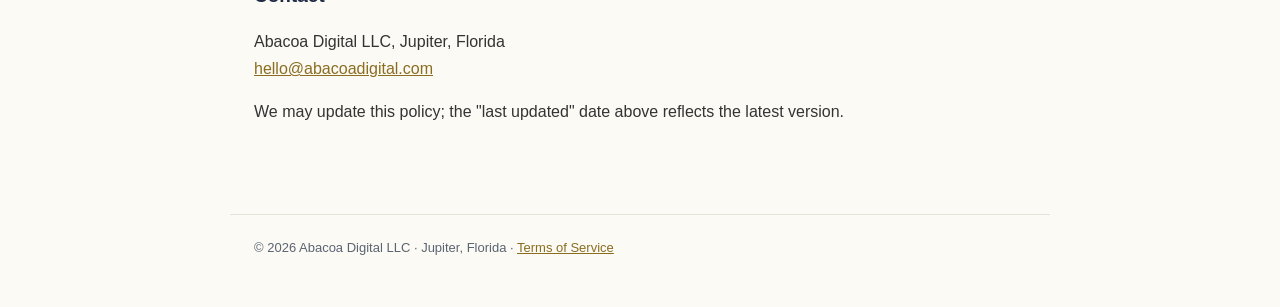
<file: privacy.html>
<!DOCTYPE html>
<html lang="en">
<head>
<meta charset="UTF-8">
<meta name="viewport" content="width=device-width, initial-scale=1.0">
<title>Privacy Policy — Abacoa Digital</title>
<meta name="description" content="Abacoa Digital privacy policy, including how we handle contact and SMS messaging data.">
<style>
  :root{--navy:#1f2a44;--gold:#d4af37;--ink:#1c2431;--muted:#5b6472;--line:#e6e3d8;--bg:#fbfaf5;}
  *{box-sizing:border-box;}
  body{margin:0;background:var(--bg);color:var(--ink);font:16px/1.7 -apple-system,Segoe UI,Roboto,Helvetica,Arial,sans-serif;}
  header{background:var(--navy);color:#fff;padding:28px 24px;}
  header .wrap{max-width:820px;margin:0 auto;display:flex;align-items:center;justify-content:space-between;gap:16px;flex-wrap:wrap;}
  .brand{font-weight:700;letter-spacing:.3px;font-size:18px;}
  .brand span{color:var(--gold);}
  header a{color:#cdd3de;text-decoration:none;font-size:14px;}
  main{max-width:820px;margin:0 auto;padding:40px 24px 72px;}
  h1{font-size:30px;margin:0 0 6px;color:var(--navy);}
  .updated{color:var(--muted);font-size:14px;margin-bottom:28px;}
  h2{font-size:19px;margin:34px 0 8px;color:var(--navy);}
  p,li{color:#333;}
  a{color:#8a6d1f;}
  .callout{background:#fff;border:1px solid var(--line);border-left:4px solid var(--gold);border-radius:8px;padding:16px 18px;margin:22px 0;}
  footer{border-top:1px solid var(--line);color:var(--muted);font-size:13px;max-width:820px;margin:0 auto;padding:22px 24px 48px;}
</style>
<!-- Meta Pixel Code — set FB_PIXEL_ID to your Meta Pixel ID to activate (inert until then) -->
<script>
(function () {
  var FB_PIXEL_ID = 'FB_PIXEL_ID'; /* ← replace with your numeric Pixel ID, e.g. '123456789012345' */
  if (!/^\d+$/.test(FB_PIXEL_ID)) return; /* stays inert until a real ID is set */
  !function(f,b,e,v,n,t,s){if(f.fbq)return;n=f.fbq=function(){n.callMethod?n.callMethod.apply(n,arguments):n.queue.push(arguments)};if(!f._fbq)f._fbq=n;n.push=n;n.loaded=!0;n.version='2.0';n.queue=[];t=b.createElement(e);t.async=!0;t.src=v;s=b.getElementsByTagName(e)[0];s.parentNode.insertBefore(t,s)}(window,document,'script','https://connect.facebook.net/en_US/fbevents.js');
  fbq('init', FB_PIXEL_ID);
  fbq('track', 'PageView');
})();
</script>
<!-- End Meta Pixel Code -->
</head>
<body>
<header><div class="wrap"><div class="brand">Abacoa <span>Digital</span></div><a href="/">← Back to abacoadigital.com</a></div></header>
<main>
  <h1>Privacy Policy</h1>
  <div class="updated">Last updated: July 2, 2026</div>

  <p>Abacoa Digital LLC ("Abacoa Digital," "we," "us") builds AI and software systems
  for small businesses. This policy explains what information we collect, how we use it,
  and your choices. It applies to abacoadigital.com and to our phone, email, and text
  (SMS) communications.</p>

  <h2>Information we collect</h2>
  <ul>
    <li><strong>Contact details you give us</strong> — name, business name, email, phone
    number, and anything you type into our contact form or tell us on a call.</li>
    <li><strong>Communication records</strong> — the content of messages, calls, and
    emails between you and us, including AI-assisted voice calls, which may be recorded
    and transcribed so we can follow up accurately.</li>
    <li><strong>Basic site data</strong> — standard analytics such as pages viewed and
    device type, used only to improve the site.</li>
  </ul>

  <h2>How we use it</h2>
  <ul>
    <li>To respond to your inquiry, qualify your project, and follow up.</li>
    <li>To send you service-related messages by email or SMS (for example, confirming we
    received your request or coordinating a call).</li>
    <li>To provide, operate, and improve the services you engage us for.</li>
  </ul>

  <div class="callout">
    <strong>SMS / text messaging.</strong> If you provide your phone number or reply to
    one of our texts, you may receive service and follow-up messages from Abacoa Digital.
    Message frequency varies. Message and data rates may apply. Reply <strong>STOP</strong>
    to opt out at any time, or <strong>HELP</strong> for help. Consenting to receive texts
    is never a condition of purchasing anything from us.
    <br><br>
    <strong>We do not sell or share your mobile phone number or SMS opt-in consent with
    any third parties or affiliates for their marketing purposes.</strong> Text-messaging
    originator opt-in data and consent are not shared with anyone.
  </div>

  <h2>How we share information</h2>
  <p>We do not sell your personal information. We share it only with service providers who
  help us operate (for example, our hosting, email, telephony, and AI infrastructure
  vendors), and only as needed to deliver the service. We may disclose information if
  required by law. Mobile opt-in and SMS consent data are excluded from all sharing, as
  stated above.</p>

  <h2>Data retention &amp; security</h2>
  <p>We keep information only as long as needed for the purposes above or as required by
  law, and we use reasonable administrative and technical safeguards to protect it. No
  method of transmission or storage is perfectly secure.</p>

  <h2>Your choices</h2>
  <ul>
    <li>Opt out of texts anytime by replying STOP.</li>
    <li>Unsubscribe from emails using the link in any message, or by contacting us.</li>
    <li>Request that we access, correct, or delete your information by emailing us.</li>
  </ul>

  <h2>Contact</h2>
  <p>Abacoa Digital LLC, Jupiter, Florida<br>
  <a href="mailto:hello@abacoadigital.com">hello@abacoadigital.com</a></p>

  <p>We may update this policy; the "last updated" date above reflects the latest version.</p>
</main>
<footer>© 2026 Abacoa Digital LLC · Jupiter, Florida · <a href="/terms.html">Terms of Service</a></footer>
</body>
</html>
</file>
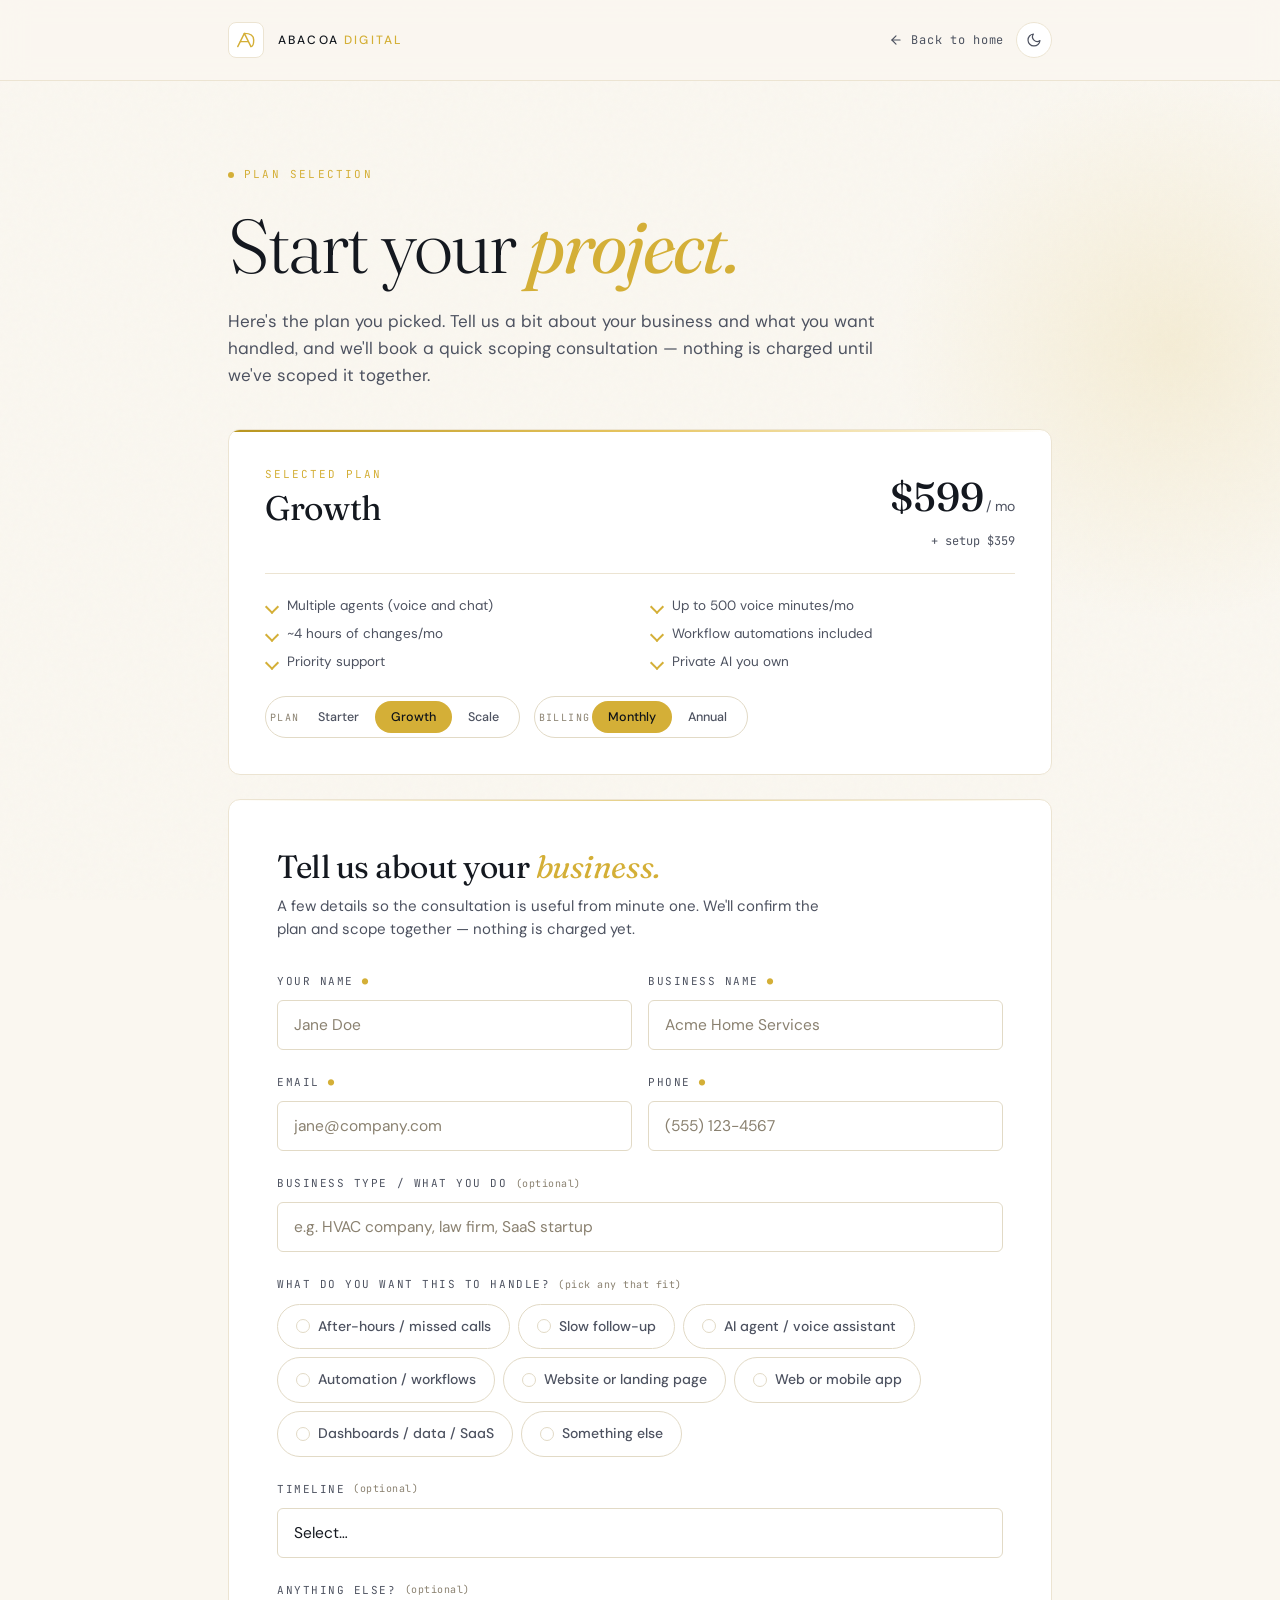
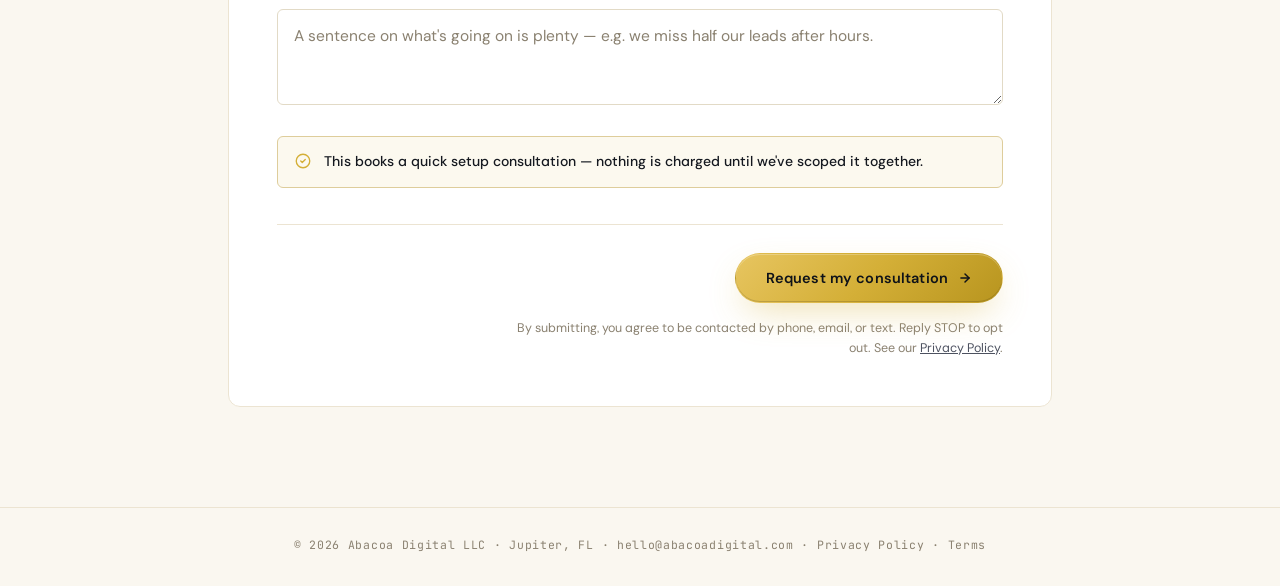
<file: start.html>
<!DOCTYPE html>
<html lang="en" data-theme="dark">
<head>
<meta charset="UTF-8" />
<meta name="viewport" content="width=device-width, initial-scale=1.0" />
<title>Start your project — Abacoa Digital</title>
<meta name="description" content="Choose a plan and book a scoping consultation. Nothing is charged until we've scoped it together." />
<meta name="robots" content="noindex" />

<link rel="preconnect" href="https://fonts.googleapis.com" />
<link rel="preconnect" href="https://fonts.gstatic.com" crossorigin />
<link href="https://fonts.googleapis.com/css2?family=Fraunces:ital,opsz,wght@0,9..144,300;0,9..144,400;0,9..144,500;0,9..144,600;1,9..144,300;1,9..144,400&family=DM+Sans:ital,opsz,wght@0,9..40,300;0,9..40,400;0,9..40,500;0,9..40,600&family=JetBrains+Mono:wght@300;400;500&display=swap" rel="stylesheet" />

<link rel="icon" type="image/svg+xml" href="data:image/svg+xml;utf8,<svg xmlns='http://www.w3.org/2000/svg' viewBox='0 0 40 40'><rect width='40' height='40' rx='8' fill='%230e1218'/><g stroke='%23d4af37' stroke-width='2.6' stroke-linecap='round' stroke-linejoin='round' fill='none'><path d='M5 32 L17 8 L29 32'/><path d='M10 23 L24 23'/><path d='M17 8 Q34 8 34 20 Q34 32 29 32'/></g></svg>" />

<style>
:root {
  --gold: #d4af37;
  --gold-bright: #e7c560;
  --gold-deep: #b8951f;
  --serif: "Fraunces", "Times New Roman", serif;
  --sans: "DM Sans", -apple-system, BlinkMacSystemFont, system-ui, sans-serif;
  --mono: "JetBrains Mono", "SF Mono", Menlo, monospace;
  --container: 920px;
  --gutter: clamp(20px, 4vw, 48px);
  --radius: 6px;
}

html[data-theme="dark"] {
  --bg: #0e1218;
  --bg-2: #131822;
  --surface: #1a2030;
  --surface-2: #222a3a;
  --border: #2a3346;
  --border-soft: #1d2433;
  --input-bg: #131822;
  --text: #f1ece1;
  --text-dim: #c0b8a5;
  --text-mute: #7d7565;
  --gold-glow: rgba(212, 175, 55, 0.18);
  --gold-glow-strong: rgba(212, 175, 55, 0.4);
  --grain-opacity: 0.04;
  --grain-blend: overlay;
  --shadow-cta: 0 16px 40px -12px rgba(212, 175, 55, 0.45);
  --error: #ff7b7b;
}
html[data-theme="light"] {
  --bg: #faf7f0;
  --bg-2: #f4efe2;
  --surface: #ffffff;
  --surface-2: #f9f5ea;
  --border: #e2dac6;
  --border-soft: #ece4d2;
  --input-bg: #ffffff;
  --text: #14181f;
  --text-dim: #4d5260;
  --text-mute: #8a8170;
  --gold-glow: rgba(212, 175, 55, 0.14);
  --gold-glow-strong: rgba(212, 175, 55, 0.35);
  --grain-opacity: 0.025;
  --grain-blend: multiply;
  --shadow-cta: 0 14px 36px -10px rgba(212, 175, 55, 0.45);
  --error: #c43d3d;
}

* { box-sizing: border-box; margin: 0; padding: 0; }
html { scroll-behavior: smooth; }
body {
  font-family: var(--sans);
  background: var(--bg);
  color: var(--text);
  line-height: 1.55;
  -webkit-font-smoothing: antialiased;
  -moz-osx-font-smoothing: grayscale;
  font-feature-settings: "ss01", "ss02";
  min-height: 100vh;
  transition: background 0.4s ease, color 0.4s ease;
}
body::before {
  content: ""; position: fixed; inset: 0;
  pointer-events: none; z-index: 1;
  opacity: var(--grain-opacity);
  background-image: url("data:image/svg+xml;utf8,<svg viewBox='0 0 200 200' xmlns='http://www.w3.org/2000/svg'><filter id='n'><feTurbulence type='fractalNoise' baseFrequency='0.9' numOctaves='2' stitchTiles='stitch'/></filter><rect width='100%' height='100%' filter='url(%23n)'/></svg>");
  mix-blend-mode: var(--grain-blend);
}
::selection { background: var(--gold); color: var(--bg); }
a { color: inherit; text-decoration: none; }

.container {
  max-width: var(--container);
  margin: 0 auto;
  padding: 0 var(--gutter);
  position: relative; z-index: 2;
}

/* ===== Header bar ===== */
.bar {
  padding: 22px 0;
  border-bottom: 1px solid var(--border-soft);
  position: sticky; top: 0;
  background: color-mix(in srgb, var(--bg) 90%, transparent);
  backdrop-filter: blur(14px);
  -webkit-backdrop-filter: blur(14px);
  z-index: 50;
}
.bar-inner {
  max-width: var(--container);
  margin: 0 auto;
  padding: 0 var(--gutter);
  display: flex; align-items: center; justify-content: space-between; gap: 24px;
}
.logo {
  display: flex; align-items: center; gap: 14px;
  font-family: var(--sans);
  font-weight: 500; letter-spacing: 0.18em;
  font-size: 12px; text-transform: uppercase;
  color: var(--text);
}
.logo-mark {
  width: 36px; height: 36px;
  display: grid; place-items: center;
  border-radius: 8px;
  background: var(--surface);
  border: 1px solid var(--border-soft);
  flex-shrink: 0;
}
.logo-mark svg { width: 22px; height: 22px; }
.logo-text span { color: var(--gold); }
.bar-back {
  font-family: var(--mono);
  font-size: 12px; letter-spacing: 0.06em;
  color: var(--text-dim);
  display: inline-flex; align-items: center; gap: 8px;
  transition: color 0.2s ease;
}
.bar-back:hover { color: var(--gold); }

.bar-actions { display: flex; align-items: center; gap: 12px; }
.theme-toggle {
  width: 36px; height: 36px;
  display: grid; place-items: center;
  background: var(--surface);
  border: 1px solid var(--border-soft);
  border-radius: 999px;
  cursor: pointer;
  color: var(--text-dim);
  transition: all 0.25s ease;
  flex-shrink: 0;
}
.theme-toggle:hover { color: var(--gold); border-color: var(--gold); }
.theme-toggle svg { width: 16px; height: 16px; }
html[data-theme="dark"]  .theme-toggle .icon-light { display: block; }
html[data-theme="dark"]  .theme-toggle .icon-dark  { display: none; }
html[data-theme="light"] .theme-toggle .icon-light { display: none; }
html[data-theme="light"] .theme-toggle .icon-dark  { display: block; }

/* ===== Page header ===== */
.page-head {
  padding: 80px 0 40px;
  position: relative;
}
.page-head::before {
  content: ""; position: absolute;
  top: -10%; right: -15%;
  width: 50vw; height: 50vw;
  max-width: 600px; max-height: 600px;
  background: radial-gradient(circle, var(--gold-glow) 0%, transparent 65%);
  pointer-events: none;
}
.page-eyebrow {
  display: inline-flex; align-items: center; gap: 10px;
  font-family: var(--mono);
  font-size: 11px; letter-spacing: 0.2em;
  text-transform: uppercase; color: var(--gold);
  margin-bottom: 24px;
}
.page-eyebrow .dot {
  width: 6px; height: 6px;
  background: var(--gold);
  border-radius: 50%;
  box-shadow: 0 0 0 0 var(--gold-glow-strong);
  animation: pulse 2.4s ease-in-out infinite;
}
@keyframes pulse {
  0%, 100% { box-shadow: 0 0 0 0 var(--gold-glow-strong); }
  50%      { box-shadow: 0 0 0 8px transparent; }
}
.page-title {
  font-family: var(--serif);
  font-weight: 300;
  font-size: clamp(40px, 6vw, 76px);
  line-height: 1;
  letter-spacing: -0.025em;
  margin-bottom: 24px;
  max-width: 16ch;
}
.page-title em { font-style: italic; color: var(--gold); font-weight: 400; }
.page-sub {
  font-size: 17px;
  color: var(--text-dim);
  max-width: 56ch;
  line-height: 1.6;
}

/* ===== Form card ===== */
.form-wrap {
  padding-bottom: 100px;
}
.form-card {
  background: var(--surface);
  border: 1px solid var(--border-soft);
  border-radius: 12px;
  padding: clamp(28px, 4vw, 48px);
  position: relative;
  overflow: hidden;
}
.form-card::before {
  content: ""; position: absolute;
  top: 0; left: 0; right: 0; height: 1px;
  background: linear-gradient(90deg, transparent, var(--gold), transparent);
  opacity: 0.6;
}

/* Progress */
.progress {
  margin-bottom: 40px;
  display: flex; flex-direction: column; gap: 16px;
}
.progress-meta {
  display: flex; justify-content: space-between; align-items: center;
  font-family: var(--mono);
  font-size: 11px; letter-spacing: 0.18em;
  text-transform: uppercase;
  color: var(--text-mute);
}
.progress-meta .step-name { color: var(--gold); }
.progress-bar {
  height: 3px;
  background: var(--border-soft);
  border-radius: 999px;
  overflow: hidden;
  position: relative;
}
.progress-fill {
  height: 100%;
  background: linear-gradient(90deg, var(--gold-deep), var(--gold-bright));
  border-radius: 999px;
  transition: width 0.5s cubic-bezier(0.2, 0.8, 0.2, 1);
  box-shadow: 0 0 12px var(--gold-glow);
}

/* Form steps */
.step { display: none; animation: stepIn 0.5s cubic-bezier(0.2, 0.8, 0.2, 1); }
.step.active { display: block; }
@keyframes stepIn {
  from { opacity: 0; transform: translateY(12px); }
  to   { opacity: 1; transform: translateY(0); }
}

.step h2 {
  font-family: var(--serif);
  font-weight: 400;
  font-size: clamp(24px, 3vw, 32px);
  line-height: 1.2;
  letter-spacing: -0.015em;
  margin-bottom: 8px;
}
.step h2 em { font-style: italic; color: var(--gold); font-weight: 400; }
.step-desc {
  color: var(--text-dim);
  font-size: 15px;
  margin-bottom: 32px;
  max-width: 56ch;
}

/* Fields */
.field { margin-bottom: 24px; }
.field-row {
  display: grid;
  grid-template-columns: 1fr 1fr;
  gap: 16px;
}
@media (max-width: 600px) { .field-row { grid-template-columns: 1fr; } }

.label {
  display: flex; align-items: center; gap: 8px;
  font-family: var(--mono);
  font-size: 11px; letter-spacing: 0.14em;
  text-transform: uppercase;
  color: var(--text-dim);
  margin-bottom: 10px;
}
.label .req { color: var(--gold); font-size: 10px; }
.label .optional {
  color: var(--text-mute);
  font-size: 10px;
  text-transform: none;
  letter-spacing: 0.05em;
}

.input, .textarea {
  width: 100%;
  font-family: var(--sans);
  font-size: 15.5px;
  color: var(--text);
  background: var(--input-bg);
  border: 1px solid var(--border);
  border-radius: var(--radius);
  padding: 14px 16px;
  transition: border-color 0.2s ease, box-shadow 0.2s ease, background 0.2s ease;
  -webkit-appearance: none;
  appearance: none;
}
.input::placeholder, .textarea::placeholder { color: var(--text-mute); }
.input:focus, .textarea:focus {
  outline: none;
  border-color: var(--gold);
  box-shadow: 0 0 0 4px var(--gold-glow);
  background: var(--surface-2);
}
.textarea { min-height: 140px; resize: vertical; line-height: 1.55; }

/* Chip groups (multi-select services) */
.chips {
  display: flex; flex-wrap: wrap; gap: 8px;
}
.chip {
  position: relative;
  display: inline-flex; align-items: center; gap: 8px;
  padding: 11px 18px;
  font-family: var(--sans);
  font-size: 14px;
  font-weight: 500;
  color: var(--text-dim);
  background: var(--input-bg);
  border: 1px solid var(--border);
  border-radius: 999px;
  cursor: pointer;
  user-select: none;
  transition: all 0.2s ease;
}
.chip:hover {
  border-color: color-mix(in srgb, var(--gold) 50%, var(--border));
  color: var(--text);
}
.chip input {
  position: absolute; opacity: 0; pointer-events: none;
}
.chip .check {
  width: 14px; height: 14px;
  border-radius: 50%;
  border: 1px solid var(--border);
  display: grid; place-items: center;
  transition: all 0.2s ease;
}
.chip .check svg { width: 10px; height: 10px; opacity: 0; transition: opacity 0.2s ease; }
.chip:has(input:checked),
.chip.checked {
  background: color-mix(in srgb, var(--gold) 12%, var(--input-bg));
  border-color: var(--gold);
  color: var(--text);
}
.chip:has(input:checked) .check,
.chip.checked .check {
  background: var(--gold);
  border-color: var(--gold);
}
.chip:has(input:checked) .check svg,
.chip.checked .check svg { opacity: 1; }

/* Radio cards (budget, timeline) */
.radio-grid {
  display: grid;
  grid-template-columns: repeat(auto-fit, minmax(180px, 1fr));
  gap: 10px;
}
.radio-card {
  position: relative;
  padding: 16px 18px;
  background: var(--input-bg);
  border: 1px solid var(--border);
  border-radius: var(--radius);
  cursor: pointer;
  user-select: none;
  transition: all 0.2s ease;
  display: flex; flex-direction: column; gap: 4px;
}
.radio-card:hover {
  border-color: color-mix(in srgb, var(--gold) 50%, var(--border));
}
.radio-card input {
  position: absolute; opacity: 0; pointer-events: none;
}
.radio-card .rc-label {
  font-family: var(--serif);
  font-weight: 500;
  font-size: 16px;
  color: var(--text);
}
.radio-card .rc-meta {
  font-family: var(--mono);
  font-size: 10.5px;
  letter-spacing: 0.1em;
  text-transform: uppercase;
  color: var(--text-mute);
}
.radio-card:has(input:checked),
.radio-card.checked {
  background: color-mix(in srgb, var(--gold) 10%, var(--input-bg));
  border-color: var(--gold);
  box-shadow: 0 0 0 3px var(--gold-glow);
}
.radio-card:has(input:checked) .rc-label,
.radio-card.checked .rc-label { color: var(--gold); }

/* Errors */
.field-error {
  color: var(--error);
  font-size: 12.5px;
  margin-top: 8px;
  font-family: var(--mono);
  letter-spacing: 0.04em;
  display: none;
}
.field.has-error .input,
.field.has-error .textarea { border-color: var(--error); }
.field.has-error .field-error { display: block; }

/* Buttons */
.actions {
  display: flex; align-items: center; justify-content: space-between;
  gap: 16px;
  margin-top: 36px;
  padding-top: 28px;
  border-top: 1px solid var(--border-soft);
}
.btn {
  display: inline-flex; align-items: center; gap: 10px;
  font-family: var(--sans);
  font-size: 14.5px;
  font-weight: 500;
  letter-spacing: 0.005em;
  cursor: pointer;
  border: 1px solid transparent;
  white-space: nowrap;
  transition: all 0.25s cubic-bezier(0.2, 0.8, 0.2, 1);
  background: none;
}
.btn .arrow { transition: transform 0.25s ease; }
.btn:hover .arrow { transform: translateX(4px); }
.btn-back {
  background: transparent;
  color: var(--text-dim);
  padding: 13px 22px;
  border-radius: 999px;
}
.btn-secondary {
  background: transparent;
  color: var(--text);
  padding: 13px 22px;
  border-radius: 999px;
  border-color: var(--border);
}
.btn-secondary:hover { border-color: var(--gold); color: var(--gold); }
.btn-back:hover { color: var(--text); }
.btn-back svg { transform: rotate(180deg); transition: transform 0.25s ease; }
.btn-back:hover svg { transform: rotate(180deg) translateX(4px); }
.btn-back:disabled { opacity: 0.3; cursor: not-allowed; }
.btn-back:disabled:hover svg { transform: rotate(180deg); }

.btn-primary {
  position: relative;
  background: linear-gradient(135deg, var(--gold-bright) 0%, var(--gold) 50%, var(--gold-deep) 100%);
  color: #0e1218;
  padding: 15px 30px;
  border-radius: 999px;
  font-weight: 600;
  letter-spacing: 0.01em;
  box-shadow:
    0 1px 0 rgba(255, 255, 255, 0.25) inset,
    0 -1px 0 rgba(0, 0, 0, 0.15) inset,
    var(--shadow-cta);
}
.btn-primary::before {
  content: ""; position: absolute; inset: -2px;
  border-radius: 999px;
  background: var(--gold);
  filter: blur(14px);
  opacity: 0.45;
  z-index: -1;
  transition: opacity 0.3s ease;
}
.btn-primary:hover {
  transform: translateY(-2px);
  box-shadow:
    0 1px 0 rgba(255, 255, 255, 0.3) inset,
    0 -1px 0 rgba(0, 0, 0, 0.15) inset,
    0 22px 50px -12px rgba(212, 175, 55, 0.6);
}
.btn-primary:hover::before { opacity: 0.7; }
.btn-primary:active { transform: translateY(0); }
.btn-primary:disabled { opacity: 0.6; cursor: not-allowed; transform: none; }

/* Consent microcopy under submit */
.consent {
  margin-top: 16px;
  font-size: 12.5px;
  line-height: 1.55;
  color: var(--text-mute);
  text-align: right;
  max-width: 62ch;
  margin-left: auto;
}
.consent a { color: var(--text-dim); text-decoration: underline; }
.consent a:hover { color: var(--gold); }
@media (max-width: 600px) { .consent { text-align: left; } }

/* Success state */
.success {
  display: none;
  text-align: center;
  padding: 40px 20px;
}
.success.active { display: block; animation: stepIn 0.6s ease; }
.success-icon {
  width: 72px; height: 72px;
  margin: 0 auto 28px;
  display: grid; place-items: center;
  background: linear-gradient(135deg, var(--gold-bright), var(--gold-deep));
  border-radius: 50%;
  box-shadow: 0 0 0 8px var(--gold-glow), 0 14px 36px -10px var(--gold-glow-strong);
}
.success-icon svg { width: 36px; height: 36px; color: #0e1218; }
.success h2 {
  font-family: var(--serif);
  font-weight: 300;
  font-size: clamp(28px, 4vw, 40px);
  line-height: 1.1;
  letter-spacing: -0.02em;
  margin-bottom: 16px;
}
.success h2 em { font-style: italic; color: var(--gold); font-weight: 400; }
.success p { color: var(--text-dim); font-size: 16px; max-width: 50ch; margin: 0 auto 28px; line-height: 1.6; }
.success .ref {
  font-family: var(--mono);
  font-size: 12px;
  color: var(--text-mute);
  letter-spacing: 0.1em;
  padding: 8px 14px;
  border: 1px dashed var(--border);
  border-radius: 4px;
  display: inline-block;
}

/* Footer */
.foot {
  padding: 28px 0 32px;
  border-top: 1px solid var(--border-soft);
  font-family: var(--mono);
  font-size: 11.5px;
  letter-spacing: 0.06em;
  color: var(--text-mute);
  text-align: center;
}
.foot a { transition: color 0.2s ease; }
.foot a:hover { color: var(--gold); }

@media (prefers-reduced-motion: reduce) {
  *, *::before, *::after { animation-duration: 0.01ms !important; transition-duration: 0.01ms !important; }
}

/* ===== Plan summary ===== */
.plan-summary {
  background: var(--surface);
  border: 1px solid var(--border-soft);
  border-radius: 12px;
  padding: clamp(24px, 3.5vw, 36px);
  margin-bottom: 24px;
  position: relative;
  overflow: hidden;
}
.plan-summary::before {
  content: ""; position: absolute; top: 0; left: 0; right: 0; height: 2px;
  background: linear-gradient(90deg, var(--gold-deep), var(--gold-bright), transparent);
}
.ps-top { display: flex; align-items: flex-start; justify-content: space-between; gap: 20px; flex-wrap: wrap; }
.ps-eyebrow { font-family: var(--mono); font-size: 11px; letter-spacing: 0.18em; text-transform: uppercase; color: var(--gold); margin-bottom: 8px; }
.ps-name { font-family: var(--serif); font-weight: 400; font-size: clamp(26px, 4vw, 34px); line-height: 1.05; letter-spacing: -0.01em; }
.ps-price { text-align: right; }
.ps-amt { font-family: var(--serif); font-weight: 500; font-size: clamp(30px, 4.5vw, 40px); }
.ps-per { font-size: 14px; color: var(--text-dim); margin-left: 2px; }
.ps-setup { font-family: var(--mono); font-size: 12px; color: var(--text-dim); margin-top: 4px; }
.ps-setup .pr-waived, .ps-setup .ps-waived { color: var(--gold); }
.ps-features { list-style: none; margin: 22px 0 0; padding: 22px 0 0; border-top: 1px solid var(--border-soft); display: grid; grid-template-columns: 1fr 1fr; gap: 8px 20px; }
@media (max-width: 560px) { .ps-features { grid-template-columns: 1fr; } }
.ps-features li { font-size: 13.5px; color: var(--text-dim); padding-left: 22px; position: relative; line-height: 1.5; }
.ps-features li::before { content: ""; position: absolute; left: 2px; top: 6px; width: 8px; height: 8px; border-right: 2px solid var(--gold); border-bottom: 2px solid var(--gold); transform: rotate(45deg); }
.ps-controls { display: flex; gap: 14px; flex-wrap: wrap; margin-top: 24px; }
.ps-seg { display: inline-flex; border: 1px solid var(--border); border-radius: 999px; padding: 4px; background: var(--input-bg); }
.ps-seg button { font-family: var(--sans); font-size: 12.5px; font-weight: 500; border: none; background: transparent; color: var(--text-dim); padding: 8px 16px; border-radius: 999px; cursor: pointer; transition: all 0.2s ease; }
.ps-seg button.on { background: var(--gold); color: #0e1218; }
.ps-seg-label { font-family: var(--mono); font-size: 10px; letter-spacing: 0.14em; text-transform: uppercase; color: var(--text-mute); align-self: center; margin-right: 2px; }

/* ===== Reassurance ===== */
.reassure {
  display: flex; align-items: flex-start; gap: 12px;
  background: color-mix(in srgb, var(--gold) 8%, var(--input-bg));
  border: 1px solid color-mix(in srgb, var(--gold) 30%, var(--border));
  border-radius: var(--radius);
  padding: 14px 16px; margin-top: 8px;
  font-size: 14px; color: var(--text-dim); line-height: 1.55;
}
.reassure svg { width: 18px; height: 18px; color: var(--gold); flex-shrink: 0; margin-top: 1px; }
.reassure strong { color: var(--text); font-weight: 500; }
</style>

<!-- Meta Pixel Code — set FB_PIXEL_ID to your Meta Pixel ID to activate (inert until then) -->
<script>
(function () {
  var FB_PIXEL_ID = 'FB_PIXEL_ID'; /* ← replace with your numeric Pixel ID, e.g. '123456789012345' */
  if (!/^\d+$/.test(FB_PIXEL_ID)) return; /* stays inert until a real ID is set */
  !function(f,b,e,v,n,t,s){if(f.fbq)return;n=f.fbq=function(){n.callMethod?n.callMethod.apply(n,arguments):n.queue.push(arguments)};if(!f._fbq)f._fbq=n;n.push=n;n.loaded=!0;n.version='2.0';n.queue=[];t=b.createElement(e);t.async=!0;t.src=v;s=b.getElementsByTagName(e)[0];s.parentNode.insertBefore(t,s)}(window,document,'script','https://connect.facebook.net/en_US/fbevents.js');
  fbq('init', FB_PIXEL_ID);
  fbq('track', 'PageView');
})();
</script>
<!-- End Meta Pixel Code -->
</head>

<body>

<header class="bar">
  <div class="bar-inner">
    <a href="index.html" class="logo" aria-label="Abacoa Digital home">
      <span class="logo-mark" aria-hidden="true">
        <svg viewBox="0 0 40 40" fill="none">
          <g stroke="var(--gold)" stroke-width="2.6" stroke-linecap="round" stroke-linejoin="round" fill="none">
            <path d="M5 32 L17 8 L29 32"/>
            <path d="M10 23 L24 23"/>
            <path d="M17 8 Q34 8 34 20 Q34 32 29 32"/>
          </g>
        </svg>
      </span>
      <span class="logo-text">Abacoa <span>Digital</span></span>
    </a>
    <div class="bar-actions">
      <a href="index.html" class="bar-back">
        <svg width="14" height="14" viewBox="0 0 24 24" fill="none" stroke="currentColor" stroke-width="2" stroke-linecap="round" stroke-linejoin="round"><line x1="19" y1="12" x2="5" y2="12"/><polyline points="12 19 5 12 12 5"/></svg>
        Back to home
      </a>
      <button class="theme-toggle" id="themeToggle" aria-label="Toggle theme" type="button">
        <svg class="icon-light" viewBox="0 0 24 24" fill="none" stroke="currentColor" stroke-width="1.8" stroke-linecap="round" stroke-linejoin="round" aria-hidden="true"><circle cx="12" cy="12" r="4"/><path d="M12 2v2M12 20v2M4.93 4.93l1.41 1.41M17.66 17.66l1.41 1.41M2 12h2M20 12h2M4.93 19.07l1.41-1.41M17.66 6.34l1.41-1.41"/></svg>
        <svg class="icon-dark" viewBox="0 0 24 24" fill="none" stroke="currentColor" stroke-width="1.8" stroke-linecap="round" stroke-linejoin="round" aria-hidden="true"><path d="M21 12.79A9 9 0 1 1 11.21 3 7 7 0 0 0 21 12.79z"/></svg>
      </button>
    </div>
  </div>
</header>

<section class="page-head">
  <div class="container">
    <div class="page-eyebrow">
      <span class="dot"></span>
      <span>Plan selection</span>
    </div>
    <h1 class="page-title">Start your <em>project.</em></h1>
    <p class="page-sub">
      Here's the plan you picked. Tell us a bit about your business and what you want handled, and we'll book a quick scoping consultation — nothing is charged until we've scoped it together.
    </p>
  </div>
</section>

<section class="form-wrap">
  <div class="container">

    <div class="plan-summary" id="planSummary">
      <div class="ps-top">
        <div>
          <div class="ps-eyebrow">Selected plan</div>
          <div class="ps-name" id="psName">Growth</div>
        </div>
        <div class="ps-price">
          <span class="ps-amt" id="psAmt">$599</span><span class="ps-per">/ mo</span>
          <div class="ps-setup" id="psSetup">+ setup $359</div>
        </div>
      </div>
      <ul class="ps-features" id="psFeatures"></ul>
      <div class="ps-controls">
        <div class="ps-seg" id="psPlanSel" role="group" aria-label="Choose plan">
          <span class="ps-seg-label">Plan</span>
          <button type="button" data-plan="starter">Starter</button>
          <button type="button" data-plan="growth" class="on">Growth</button>
          <button type="button" data-plan="scale">Scale</button>
        </div>
        <div class="ps-seg" id="psTermSel" role="group" aria-label="Billing term">
          <span class="ps-seg-label">Billing</span>
          <button type="button" data-term="monthly" class="on">Monthly</button>
          <button type="button" data-term="annual">Annual</button>
        </div>
      </div>
    </div>

    <div class="form-card">

      <form id="contactForm" novalidate>

        <div class="step active">
          <h2>Tell us about your <em>business.</em></h2>
          <p class="step-desc">A few details so the consultation is useful from minute one. We'll confirm the plan and scope together — nothing is charged yet.</p>

          <div class="field-row">
            <div class="field">
              <label class="label" for="name">Your name <span class="req">●</span></label>
              <input type="text" id="name" name="name" class="input" placeholder="Jane Doe" required autocomplete="name" />
              <div class="field-error">Please enter your name.</div>
            </div>
            <div class="field">
              <label class="label" for="business">Business name <span class="req">●</span></label>
              <input type="text" id="business" name="business" class="input" placeholder="Acme Home Services" required autocomplete="organization" />
              <div class="field-error">Please enter your business name.</div>
            </div>
          </div>

          <div class="field-row">
            <div class="field">
              <label class="label" for="email">Email <span class="req">●</span></label>
              <input type="email" id="email" name="email" class="input" placeholder="jane@company.com" required autocomplete="email" />
              <div class="field-error">Please enter a valid email.</div>
            </div>
            <div class="field">
              <label class="label" for="phone">Phone <span class="req">●</span></label>
              <input type="tel" id="phone" name="phone" class="input" placeholder="(555) 123-4567" required autocomplete="tel" />
              <div class="field-error">Please enter a phone number.</div>
            </div>
          </div>

          <div class="field">
            <label class="label" for="bizType">Business type / what you do <span class="optional">(optional)</span></label>
            <input type="text" id="bizType" name="bizType" class="input" placeholder="e.g. HVAC company, law firm, SaaS startup" />
          </div>

          <div class="field">
            <label class="label">What do you want this to handle? <span class="optional">(pick any that fit)</span></label>
            <div class="chips" id="fixChips">
              <label class="chip"><input type="checkbox" name="mainfix" value="After-hours / missed calls" /><span class="check"><svg viewBox="0 0 24 24" fill="none" stroke="#0e1218" stroke-width="3" stroke-linecap="round" stroke-linejoin="round"><polyline points="20 6 9 17 4 12"/></svg></span>After-hours / missed calls</label>
              <label class="chip"><input type="checkbox" name="mainfix" value="Slow follow-up" /><span class="check"><svg viewBox="0 0 24 24" fill="none" stroke="#0e1218" stroke-width="3" stroke-linecap="round" stroke-linejoin="round"><polyline points="20 6 9 17 4 12"/></svg></span>Slow follow-up</label>
              <label class="chip"><input type="checkbox" name="mainfix" value="AI agent / voice assistant" /><span class="check"><svg viewBox="0 0 24 24" fill="none" stroke="#0e1218" stroke-width="3" stroke-linecap="round" stroke-linejoin="round"><polyline points="20 6 9 17 4 12"/></svg></span>AI agent / voice assistant</label>
              <label class="chip"><input type="checkbox" name="mainfix" value="Automation / workflows" /><span class="check"><svg viewBox="0 0 24 24" fill="none" stroke="#0e1218" stroke-width="3" stroke-linecap="round" stroke-linejoin="round"><polyline points="20 6 9 17 4 12"/></svg></span>Automation / workflows</label>
              <label class="chip"><input type="checkbox" name="mainfix" value="Website or landing page" /><span class="check"><svg viewBox="0 0 24 24" fill="none" stroke="#0e1218" stroke-width="3" stroke-linecap="round" stroke-linejoin="round"><polyline points="20 6 9 17 4 12"/></svg></span>Website or landing page</label>
              <label class="chip"><input type="checkbox" name="mainfix" value="Web or mobile app" /><span class="check"><svg viewBox="0 0 24 24" fill="none" stroke="#0e1218" stroke-width="3" stroke-linecap="round" stroke-linejoin="round"><polyline points="20 6 9 17 4 12"/></svg></span>Web or mobile app</label>
              <label class="chip"><input type="checkbox" name="mainfix" value="Dashboards / data / SaaS" /><span class="check"><svg viewBox="0 0 24 24" fill="none" stroke="#0e1218" stroke-width="3" stroke-linecap="round" stroke-linejoin="round"><polyline points="20 6 9 17 4 12"/></svg></span>Dashboards / data / SaaS</label>
              <label class="chip"><input type="checkbox" name="mainfix" value="Something else" /><span class="check"><svg viewBox="0 0 24 24" fill="none" stroke="#0e1218" stroke-width="3" stroke-linecap="round" stroke-linejoin="round"><polyline points="20 6 9 17 4 12"/></svg></span>Something else</label>
            </div>
          </div>

          <div class="field">
            <label class="label" for="timeline">Timeline <span class="optional">(optional)</span></label>
            <select id="timeline" name="timeline" class="input">
              <option value="">Select…</option>
              <option value="ASAP">ASAP</option>
              <option value="This month">This month</option>
              <option value="1–3 months">1–3 months</option>
              <option value="Just exploring">Just exploring</option>
            </select>
          </div>

          <div class="field">
            <label class="label" for="details">Anything else? <span class="optional">(optional)</span></label>
            <textarea id="details" name="details" class="textarea" style="min-height:96px;" placeholder="A sentence on what's going on is plenty — e.g. we miss half our leads after hours."></textarea>
          </div>
        </div>

        <p class="reassure">
          <svg viewBox="0 0 24 24" fill="none" stroke="currentColor" stroke-width="1.8" stroke-linecap="round" stroke-linejoin="round"><path d="M9 12l2 2 4-4"/><circle cx="12" cy="12" r="9"/></svg>
          <span><strong>This books a quick setup consultation — nothing is charged until we've scoped it together.</strong></span>
        </p>

        <!-- Action bar -->
        <div class="actions" id="actions" style="justify-content:flex-end;">
          <button type="button" class="btn btn-primary" id="btnSubmit">
            <span id="btnSubmitLabel">Request my consultation</span>
            <svg class="arrow" width="14" height="14" viewBox="0 0 24 24" fill="none" stroke="currentColor" stroke-width="2.5" stroke-linecap="round" stroke-linejoin="round"><line x1="5" y1="12" x2="19" y2="12"/><polyline points="12 5 19 12 12 19"/></svg>
          </button>
        </div>
        <p class="consent">
          By submitting, you agree to be contacted by phone, email, or text. Reply STOP to opt out. See our <a href="/privacy.html">Privacy Policy</a>.
        </p>
      </form>

      <!-- Success state -->
      <div class="success" id="success">
        <div class="success-icon">
          <svg viewBox="0 0 24 24" fill="none" stroke="currentColor" stroke-width="3" stroke-linecap="round" stroke-linejoin="round"><polyline points="20 6 9 17 4 12"/></svg>
        </div>
        <h2>Request received. <em>Talk soon.</em></h2>
        <p>
          Your plan and details are with us. We'll reach out within one business day to book your scoping consultation — nothing is charged until we've scoped it together.
        </p>
        <p style="margin-bottom: 36px;">
          If anything is urgent, you can reach us directly at <a href="mailto:hello@abacoadigital.com" style="color: var(--gold);">hello@abacoadigital.com</a>.
        </p>
        <a id="bookingLink" href="#" target="_blank" rel="noopener" class="btn btn-primary" style="display: none; margin-right: 12px;">
          Book the call now
          <svg class="arrow" width="14" height="14" viewBox="0 0 24 24" fill="none" stroke="currentColor" stroke-width="2.5" stroke-linecap="round" stroke-linejoin="round"><line x1="5" y1="12" x2="19" y2="12"/><polyline points="12 5 19 12 12 19"/></svg>
        </a>
        <a href="index.html" class="btn btn-secondary">
          Back to home
        </a>
      </div>

    </div>
  </div>
</section>

<footer class="foot">
  <div class="container">
    © 2026 Abacoa Digital LLC · Jupiter, FL · <a href="mailto:hello@abacoadigital.com">hello@abacoadigital.com</a> · <a href="/privacy.html">Privacy Policy</a> · <a href="/terms.html">Terms</a>
  </div>
</footer>

<script>
  // ===========================================================
  // CONFIG
  // ===========================================================
  // Submissions POST to /api/lead, a Vercel Edge function that
  // forwards to the abacoa-agent /leads webhook on Railway with
  // the secret header added server-side. Set LEADS_URL and
  // LEADS_SECRET as Vercel env vars. See api/lead.js.
  const LEADS_ENDPOINT = '/api/lead';

  // Optional analytics: set POSTHOG_KEY to enable. Empty disables.
  const POSTHOG_KEY = '';
  const POSTHOG_HOST = 'https://us.i.posthog.com';

  // Optional booking link on the success step. Empty hides it.
  const BOOKING_URL = '';

  // Mailto fallback if the webhook is unreachable.
  const CONTACT_EMAIL = 'hello@abacoadigital.com';
  // ===========================================================

  // Bootstrap PostHog if a key is configured
  if (POSTHOG_KEY) {
    const s = document.createElement('script');
    s.async = true;
    s.src = 'https://cdn.jsdelivr.net/npm/posthog-js@1/dist/array.js';
    s.onload = () => { window.posthog.init(POSTHOG_KEY, { api_host: POSTHOG_HOST, person_profiles: 'identified_only' }); };
    document.head.appendChild(s);
    window.posthog = window.posthog || [];
  }
  function trackEvent(name, props) {
    if (window.posthog && typeof window.posthog.capture === 'function') {
      try { window.posthog.capture(name, props || {}); } catch (e) {}
    }
  }

  // Theme toggle
  const STORAGE_KEY = 'abacoa-theme';
  const root = document.documentElement;
  const toggle = document.getElementById('themeToggle');
  const stored = localStorage.getItem(STORAGE_KEY);
  if (stored === 'light' || stored === 'dark') {
    root.setAttribute('data-theme', stored);
  } else if (window.matchMedia && window.matchMedia('(prefers-color-scheme: light)').matches) {
    root.setAttribute('data-theme', 'light');
  }
  toggle.addEventListener('click', () => {
    const next = root.getAttribute('data-theme') === 'dark' ? 'light' : 'dark';
    root.setAttribute('data-theme', next);
    localStorage.setItem(STORAGE_KEY, next);
  });

  // ===== Plan summary (reads ?plan= & ?term= from the URL) =====
  const PLANS = {
    starter: { name: 'Starter', priceM: '$299', priceA: '$249', setupM: '+ setup $179', billedA: 'Billed $2,988/yr',
      features: ['A live AI agent (voice or chat)', 'Up to 200 AI voice minutes/mo', '~1 hour of changes/mo', 'Google Business Profile audit + fixes', 'Monitoring + tuning', 'Private AI you own'] },
    growth:  { name: 'Growth', priceM: '$599', priceA: '$499', setupM: '+ setup $359', billedA: 'Billed $5,988/yr',
      features: ['Multiple agents (voice and chat)', 'Up to 500 voice minutes/mo', '~4 hours of changes/mo', 'Workflow automations included', 'Priority support', 'Private AI you own'] },
    scale:   { name: 'Scale', priceM: '$1,499', priceA: '$1,249', setupM: '+ setup $899', billedA: 'Billed $14,988/yr',
      features: ['Agents across voice, chat, and SMS', 'Up to 1,200 voice minutes/mo', '~8 hours of changes/mo', 'Ongoing build queue (one active item at a time)', 'Custom integrations', 'Dedicated strategy + monthly review'] },
  };

  const params = new URLSearchParams(window.location.search);
  const reqPlan = (params.get('plan') || '').toLowerCase();
  const state = {
    plan: PLANS[reqPlan] ? reqPlan : 'growth',
    term: params.get('term') === 'annual' ? 'annual' : 'monthly',
  };

  const psName = document.getElementById('psName');
  const psAmt = document.getElementById('psAmt');
  const psSetup = document.getElementById('psSetup');
  const psFeatures = document.getElementById('psFeatures');
  const psPlanSel = document.getElementById('psPlanSel');
  const psTermSel = document.getElementById('psTermSel');

  function setSeg(container, attr, val) {
    [].forEach.call(container.querySelectorAll('button[data-' + attr + ']'), function (b) {
      b.classList.toggle('on', b.getAttribute('data-' + attr) === val);
    });
  }
  function renderSummary() {
    const p = PLANS[state.plan];
    const annual = state.term === 'annual';
    psName.textContent = p.name;
    psAmt.textContent = annual ? p.priceA : p.priceM;
    psSetup.innerHTML = annual
      ? '<span class="ps-waived">Setup waived</span> · ' + p.billedA
      : p.setupM;
    psFeatures.innerHTML = p.features.map(function (f) { return '<li>' + f + '</li>'; }).join('');
    setSeg(psPlanSel, 'plan', state.plan);
    setSeg(psTermSel, 'term', state.term);
  }
  psPlanSel.addEventListener('click', function (e) {
    const b = e.target.closest('button[data-plan]'); if (!b) return;
    state.plan = b.getAttribute('data-plan'); renderSummary();
  });
  psTermSel.addEventListener('click', function (e) {
    const b = e.target.closest('button[data-term]'); if (!b) return;
    state.term = b.getAttribute('data-term'); renderSummary();
  });
  renderSummary();

  // ===== Single-step submit controller =====
  const form = document.getElementById('contactForm');
  const actions = document.getElementById('actions');
  const success = document.getElementById('success');
  const btnSubmit = document.getElementById('btnSubmit');
  const btnSubmitLabel = document.getElementById('btnSubmitLabel');

  function clearError(field) { if (field) field.classList.remove('has-error'); }
  function showError(field) { if (field) field.classList.add('has-error'); }

  function validate() {
    let valid = true;
    const checks = [
      { id: 'name' },
      { id: 'business' },
      { id: 'email', test: function (v) { return /^[^\s@]+@[^\s@]+\.[^\s@]+$/.test(v); } },
      { id: 'phone' },
    ];
    checks.forEach(function (c) {
      const el = document.getElementById(c.id);
      const f = el.closest('.field');
      const v = el.value.trim();
      const ok = c.test ? c.test(v) : !!v;
      if (!ok) { showError(f); valid = false; } else clearError(f);
    });
    return valid;
  }

  // Clear errors as the user types
  form.addEventListener('input', (e) => {
    const f = e.target.closest('.field');
    if (f) clearError(f);
  });

  btnSubmit.addEventListener('click', async () => {
    if (!validate()) {
      const firstErr = document.querySelector('.field.has-error');
      if (firstErr) firstErr.scrollIntoView({ behavior: 'smooth', block: 'center' });
      return;
    }
    await submitForm();
  });

  function collectData() {
    const services = Array.from(document.querySelectorAll('input[name="mainfix"]:checked')).map(i => i.value);
    return {
      name:     document.getElementById('name').value.trim(),
      business: document.getElementById('business').value.trim(),
      email:    document.getElementById('email').value.trim(),
      phone:    document.getElementById('phone').value.trim(),
      bizType:  document.getElementById('bizType').value.trim(),
      services: services,
      timeline: document.getElementById('timeline').value,
      details:  document.getElementById('details').value.trim(),
      plan:     state.plan,
      term:     state.term,
    };
  }

  function planLine(data) {
    const p = PLANS[data.plan];
    const annual = data.term === 'annual';
    const price = annual ? p.priceA : p.priceM;
    const setup = annual ? ('Setup waived · ' + p.billedA) : p.setupM;
    return p.name + ' / ' + data.term + ' — ' + price + '/mo (' + setup + ')';
  }

  function buildEmailBody(data) {
    return [
      'New consultation request — ' + PLANS[data.plan].name + ' / ' + data.term,
      '',
      '— Plan —',
      planLine(data),
      '',
      '— Contact —',
      'Name:     ' + data.name,
      'Business: ' + data.business,
      'Email:    ' + data.email,
      'Phone:    ' + (data.phone || '—'),
      'Type:     ' + (data.bizType || '—'),
      '',
      '— Wants handled —',
      data.services.join(', ') || '—',
      '',
      '— Timeline —',
      data.timeline || '—',
      '',
      '— Notes —',
      data.details || '—',
    ].join('\n');
  }

  async function submitForm() {
    btnSubmit.disabled = true;
    btnSubmitLabel.textContent = 'Sending…';
    const data = collectData();

    // Primary path: Vercel proxy forwards to the agent on Railway.
    // Payload shape is IDENTICAL to /contact — name/email/company/message/extra —
    // with new values (plan, term, etc.) added inside `extra` only.
    if (LEADS_ENDPOINT) {
      try {
        const res = await fetch(LEADS_ENDPOINT, {
          method: 'POST',
          headers: { 'Content-Type': 'application/json', 'Accept': 'application/json' },
          body: JSON.stringify({
            name: data.name,
            email: data.email,
            company: data.business,
            message: buildEmailBody(data),
            extra: {
              role: '',
              phone: data.phone,
              services: data.services,
              budget: '',
              timeline: data.timeline,
              website: '',
              referral: '',
              plan: data.plan,
              term: data.term,
              businessType: data.bizType,
              notes: data.details,
            },
          }),
        });
        if (res.ok) {
          trackEvent('consultation_requested', { plan: data.plan, term: data.term, services: data.services });
          showSuccess();
          return;
        }
        console.error('Lead webhook returned', res.status);
      } catch (err) {
        console.error('Lead webhook failed:', err);
      }
      // Fall through to mailto on error
    }

    // Mailto fallback: opens user's mail client with everything filled in
    const subject = encodeURIComponent('Consultation request — ' + PLANS[data.plan].name + ' / ' + data.term + ' — ' + data.name);
    const body = encodeURIComponent(buildEmailBody(data));
    window.location.href = `mailto:${CONTACT_EMAIL}?subject=${subject}&body=${body}`;
    trackEvent('consultation_mailto_fallback', { plan: data.plan, term: data.term });
    setTimeout(showSuccess, 400);
  }

  function showSuccess() {
    form.style.display = 'none';
    actions.style.display = 'none';
    const consent = document.querySelector('.consent');
    if (consent) consent.style.display = 'none';
    success.classList.add('active');
    if (BOOKING_URL) {
      const bookingLink = document.getElementById('bookingLink');
      if (bookingLink) {
        bookingLink.href = BOOKING_URL;
        bookingLink.style.display = 'inline-flex';
      }
    }
    window.scrollTo({ top: document.querySelector('.form-card').offsetTop - 100, behavior: 'smooth' });
  }
</script>
</body>
</html>
</file>
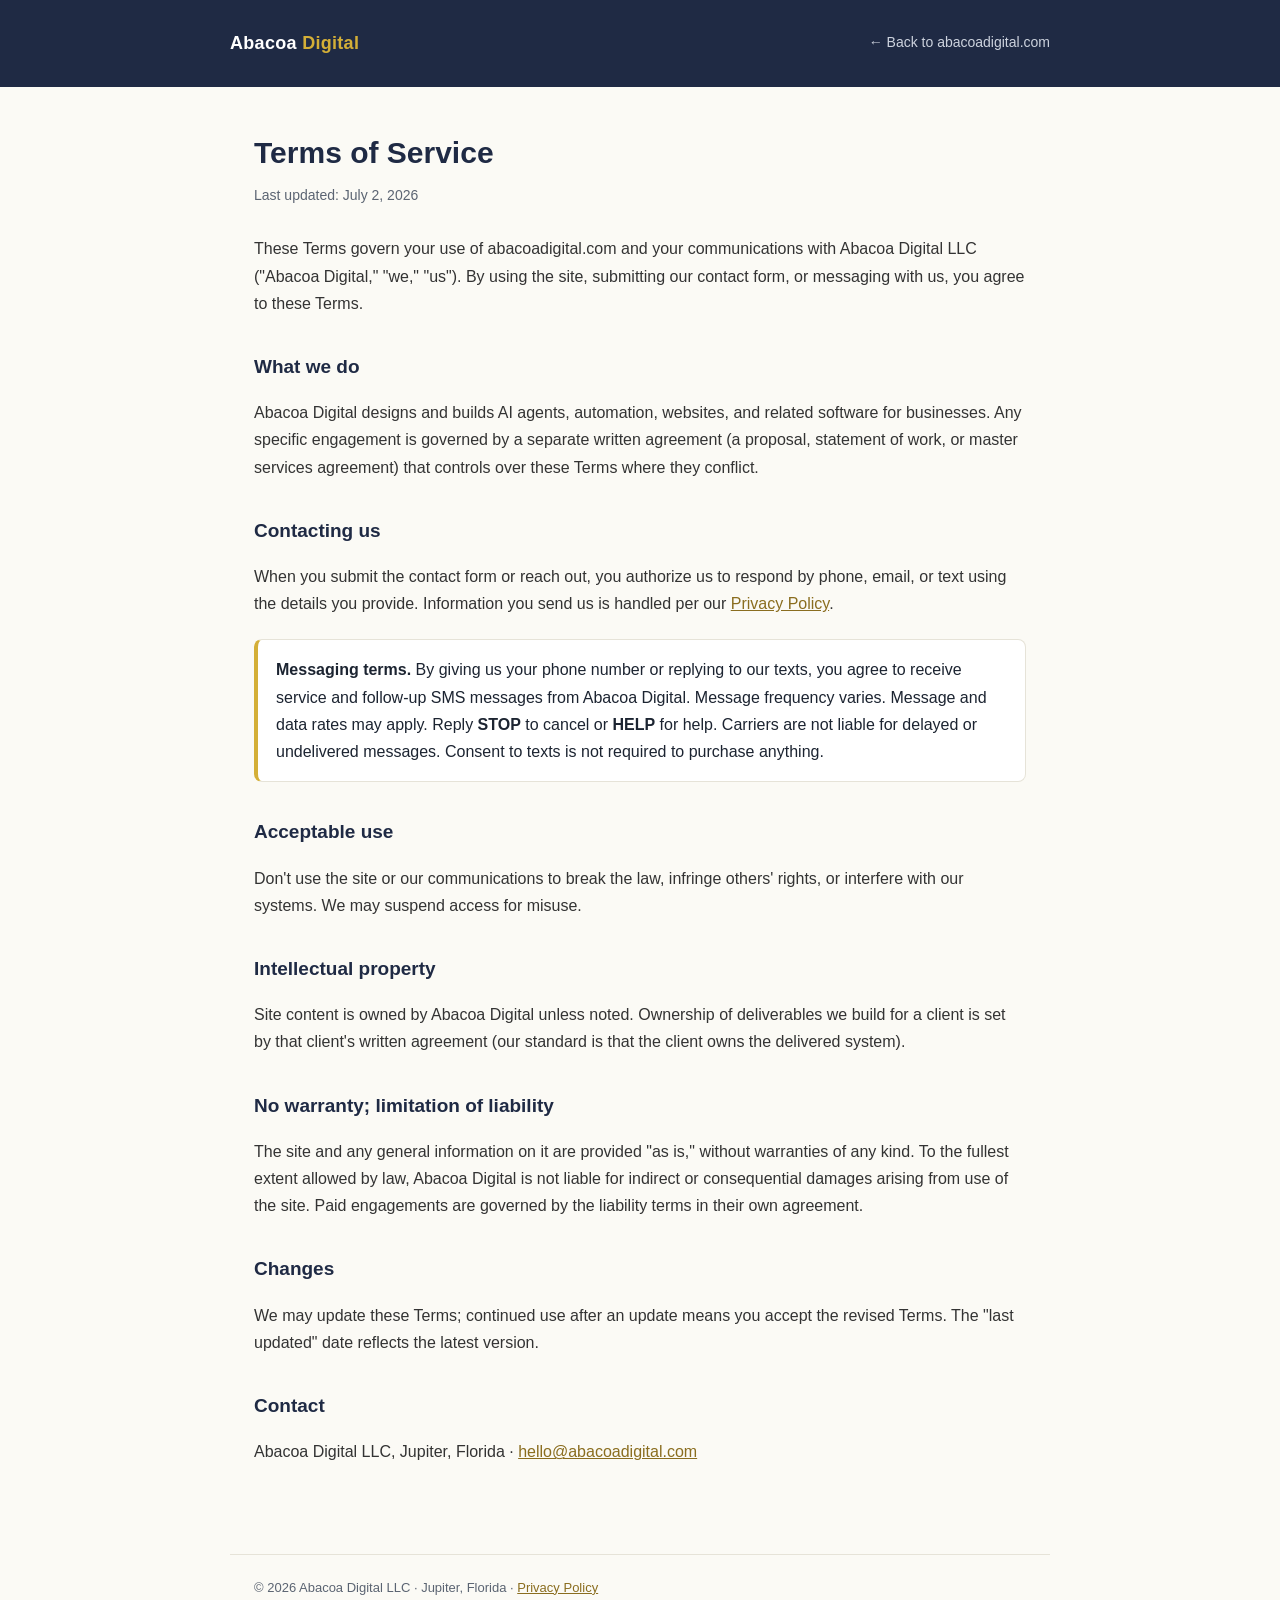
<file: terms.html>
<!DOCTYPE html>
<html lang="en">
<head>
<meta charset="UTF-8">
<meta name="viewport" content="width=device-width, initial-scale=1.0">
<title>Terms of Service — Abacoa Digital</title>
<meta name="description" content="Abacoa Digital terms of service, including messaging terms.">
<style>
  :root{--navy:#1f2a44;--gold:#d4af37;--ink:#1c2431;--muted:#5b6472;--line:#e6e3d8;--bg:#fbfaf5;}
  *{box-sizing:border-box;}
  body{margin:0;background:var(--bg);color:var(--ink);font:16px/1.7 -apple-system,Segoe UI,Roboto,Helvetica,Arial,sans-serif;}
  header{background:var(--navy);color:#fff;padding:28px 24px;}
  header .wrap{max-width:820px;margin:0 auto;display:flex;align-items:center;justify-content:space-between;gap:16px;flex-wrap:wrap;}
  .brand{font-weight:700;letter-spacing:.3px;font-size:18px;}
  .brand span{color:var(--gold);}
  header a{color:#cdd3de;text-decoration:none;font-size:14px;}
  main{max-width:820px;margin:0 auto;padding:40px 24px 72px;}
  h1{font-size:30px;margin:0 0 6px;color:var(--navy);}
  .updated{color:var(--muted);font-size:14px;margin-bottom:28px;}
  h2{font-size:19px;margin:34px 0 8px;color:var(--navy);}
  p,li{color:#333;}
  a{color:#8a6d1f;}
  .callout{background:#fff;border:1px solid var(--line);border-left:4px solid var(--gold);border-radius:8px;padding:16px 18px;margin:22px 0;}
  footer{border-top:1px solid var(--line);color:var(--muted);font-size:13px;max-width:820px;margin:0 auto;padding:22px 24px 48px;}
</style>
<!-- Meta Pixel Code — set FB_PIXEL_ID to your Meta Pixel ID to activate (inert until then) -->
<script>
(function () {
  var FB_PIXEL_ID = 'FB_PIXEL_ID'; /* ← replace with your numeric Pixel ID, e.g. '123456789012345' */
  if (!/^\d+$/.test(FB_PIXEL_ID)) return; /* stays inert until a real ID is set */
  !function(f,b,e,v,n,t,s){if(f.fbq)return;n=f.fbq=function(){n.callMethod?n.callMethod.apply(n,arguments):n.queue.push(arguments)};if(!f._fbq)f._fbq=n;n.push=n;n.loaded=!0;n.version='2.0';n.queue=[];t=b.createElement(e);t.async=!0;t.src=v;s=b.getElementsByTagName(e)[0];s.parentNode.insertBefore(t,s)}(window,document,'script','https://connect.facebook.net/en_US/fbevents.js');
  fbq('init', FB_PIXEL_ID);
  fbq('track', 'PageView');
})();
</script>
<!-- End Meta Pixel Code -->
</head>
<body>
<header><div class="wrap"><div class="brand">Abacoa <span>Digital</span></div><a href="/">← Back to abacoadigital.com</a></div></header>
<main>
  <h1>Terms of Service</h1>
  <div class="updated">Last updated: July 2, 2026</div>

  <p>These Terms govern your use of abacoadigital.com and your communications with Abacoa
  Digital LLC ("Abacoa Digital," "we," "us"). By using the site, submitting our contact
  form, or messaging with us, you agree to these Terms.</p>

  <h2>What we do</h2>
  <p>Abacoa Digital designs and builds AI agents, automation, websites, and related
  software for businesses. Any specific engagement is governed by a separate written
  agreement (a proposal, statement of work, or master services agreement) that controls
  over these Terms where they conflict.</p>

  <h2>Contacting us</h2>
  <p>When you submit the contact form or reach out, you authorize us to respond by phone,
  email, or text using the details you provide. Information you send us is handled per our
  <a href="/privacy.html">Privacy Policy</a>.</p>

  <div class="callout">
    <strong>Messaging terms.</strong> By giving us your phone number or replying to our
    texts, you agree to receive service and follow-up SMS messages from Abacoa Digital.
    Message frequency varies. Message and data rates may apply. Reply <strong>STOP</strong>
    to cancel or <strong>HELP</strong> for help. Carriers are not liable for delayed or
    undelivered messages. Consent to texts is not required to purchase anything.
  </div>

  <h2>Acceptable use</h2>
  <p>Don't use the site or our communications to break the law, infringe others' rights,
  or interfere with our systems. We may suspend access for misuse.</p>

  <h2>Intellectual property</h2>
  <p>Site content is owned by Abacoa Digital unless noted. Ownership of deliverables we
  build for a client is set by that client's written agreement (our standard is that the
  client owns the delivered system).</p>

  <h2>No warranty; limitation of liability</h2>
  <p>The site and any general information on it are provided "as is," without warranties of
  any kind. To the fullest extent allowed by law, Abacoa Digital is not liable for indirect
  or consequential damages arising from use of the site. Paid engagements are governed by
  the liability terms in their own agreement.</p>

  <h2>Changes</h2>
  <p>We may update these Terms; continued use after an update means you accept the revised
  Terms. The "last updated" date reflects the latest version.</p>

  <h2>Contact</h2>
  <p>Abacoa Digital LLC, Jupiter, Florida · <a href="mailto:hello@abacoadigital.com">hello@abacoadigital.com</a></p>
</main>
<footer>© 2026 Abacoa Digital LLC · Jupiter, Florida · <a href="/privacy.html">Privacy Policy</a></footer>
</body>
</html>
</file>
<file: obsidian.css>
/* Abacoa's obsidian direction; existing page capabilities retain their markup. */
:root { --sans:'DM Sans',-apple-system,BlinkMacSystemFont,system-ui,sans-serif; --serif:'Fraunces',Georgia,serif; --brand-gold:#d4af37; --gold:#d4af37; --gold-bright:#e7c560; --gold-deep:#b8951f; --on-gold:#0e1218; --container:1400px; --radius:12px; }
html[data-theme='dark'] { --bg:#0d0f12; --bg-2:#121519; --surface:#191d22; --surface-2:#22272e; --border:#373c44; --border-soft:#252a31; --text:#f1ece1; --text-dim:#bfc4cb; --text-mute:#9ca5af; --gold-glow:rgba(212,175,55,.16); --gold-glow-strong:rgba(212,175,55,.35); --shadow-cta:0 6px 28px rgba(212,175,55,.16); }
html[data-theme='light'] { color-scheme:light; --bg:#fbf0d7; --bg-2:#f6e4be; --surface:#fff5df; --surface-2:#efd8a8; --border:#cfb882; --border-soft:#e6d2a7; --text:#29302f; --text-dim:#57574c; --text-mute:#695c46; --gold:#805708; --gold-bright:#78520b; --gold-deep:#b8951f; --gold-glow:rgba(207,145,33,.12); --gold-glow-strong:rgba(207,145,33,.23); --shadow-card:0 4px 20px #78501a0c; --shadow-cta:0 8px 25px #b8812424; }

html { color-scheme:dark; background:var(--bg); }
body::before { display:none; } button,a { -webkit-tap-highlight-color:transparent; } button:focus-visible,a:focus-visible,summary:focus-visible { outline:2px solid var(--gold); outline-offset:5px; }
.skip-link { position:fixed;top:-100px;left:20px;z-index:200;background:var(--brand-gold);color:var(--on-gold);padding:12px 18px; }.skip-link:focus { top:12px; }
.nav { background:color-mix(in srgb,var(--bg) 88%,transparent);backdrop-filter:blur(18px);border-bottom-color:var(--border-soft);padding:19px 0; }
.logo { letter-spacing:.12em;font-size:12px;gap:11px; }.logo-mark { border:0;background:none;width:32px; }.logo-mark svg { width:30px;height:30px; }
.nav-links { gap:28px; }.nav-links a { font-size:14px; }.btn-primary { border-radius:12px;box-shadow:var(--shadow-cta);background:linear-gradient(135deg,var(--gold-bright),var(--brand-gold) 52%,var(--gold-deep));color:var(--on-gold); }.btn-primary::before { display:none; }.btn-primary:hover { background:var(--gold-bright);color:#0e1218;box-shadow:0 0 30px #d4af3718;transform:translateY(-2px); }.btn-lg { padding:18px 24px; }.btn-ghost { border:1px solid var(--border);border-radius:12px;padding:17px 22px;color:var(--text); }.theme-toggle { border-radius:12px;background:none; }
.hero { display:block;padding:150px 0 0;min-height:780px;overflow:hidden;position:relative; }.hero::before,.hero::after { display:none; }.hero-grid { display:grid;grid-template-columns:1.08fr 1fr;align-items:center;gap:10px;min-height:560px; }
.hero-copy { position:relative;z-index:3;padding-bottom:35px; }.hero-eyebrow,.hero-sub,.hero-actions { opacity:1;animation:none; }.hero-eyebrow { font:12px var(--sans);letter-spacing:.14em;text-transform:uppercase;margin-bottom:30px;gap:12px;color:var(--text-dim); }.hero-eyebrow .dot { background:var(--gold);box-shadow:0 0 12px #d4af3777;animation:none; }
.hero-title { font-family:var(--serif);font-size:clamp(64px,7vw,106px);font-weight:300;line-height:1.04;letter-spacing:-.035em;max-width:760px;margin-bottom:29px; }.hero-title .soft { color:var(--gold);font-style:italic; }.hero-sub { max-width:500px;font-size:17px;line-height:1.7;margin-bottom:30px; }.hero-actions { gap:12px;flex-wrap:wrap;margin-bottom:26px; }.hero-note { font:12px var(--sans);color:var(--text-mute);letter-spacing:.02em; }
.brain { position:relative;aspect-ratio:1;min-width:0;isolation:isolate; }.brain-art { width:128%;height:128%;position:absolute;left:-14%;top:-14%;object-fit:contain;z-index:-2;opacity:.8;mix-blend-mode:screen;mask-image:radial-gradient(ellipse,black 30%,transparent 70%); }.brain canvas { position:absolute;inset:0;width:100%;height:100%;pointer-events:none; }.brain-node { position:absolute;left:var(--x);top:var(--y);transform:translate(-50%,-50%);padding:11px 17px;min-height:42px;border:1px solid rgba(212,175,55,.22);border-radius:999px;background:rgba(18,21,25,.9);color:var(--text);box-shadow:0 7px 24px rgba(0,0,0,.24);backdrop-filter:blur(12px);font:400 14px var(--sans);letter-spacing:.005em;white-space:nowrap;transition:background .2s,border-color .2s,box-shadow .2s; }.brain-node::before { content:'';width:5px;height:5px;border-radius:50%;display:inline-block;margin-right:8px;background:#d4af37;box-shadow:0 0 10px #d4af3766; }.brain-node:hover,.brain-node:focus-visible { border-color:var(--gold);background:#22272e;box-shadow:0 0 24px rgba(212,175,55,.12); }.brain-node.core { font:400 25px var(--serif);letter-spacing:-.025em;padding:17px 27px;color:var(--text);border-color:rgba(212,175,55,.45);background:rgba(25,29,34,.94);box-shadow:0 0 45px rgba(212,175,55,.12),0 10px 30px rgba(0,0,0,.4); }.brain-node.core::before { display:none; }
.brain-caption { position:absolute;bottom:2%;width:100%;text-align:center;font:400 14px var(--sans);letter-spacing:.025em;color:var(--text-dim); }.hero-rail { display:flex;justify-content:space-between;align-items:center;gap:20px;border-top:1px solid var(--border-soft);padding:24px 0;margin-top:35px;font:12px var(--sans);letter-spacing:.08em;text-transform:uppercase;color:var(--text-mute); }.hero-rail strong { color:var(--text-dim);font-weight:400; }.motion-toggle { display:inline-flex;align-items:center;gap:9px;background:none;border:1px solid var(--border);border-radius:4px;padding:9px 12px;color:var(--text-dim);font:12px var(--sans);cursor:pointer; }
section { padding:100px 0;scroll-margin-top:80px; }.section-head { grid-template-columns:220px 1fr;margin-bottom:50px; }.section-num { font-size:12px;letter-spacing:.12em;color:var(--gold); }.section-title { font-size:clamp(36px,4.1vw,60px);font-weight:300;letter-spacing:-.028em;line-height:1.15; }.section-title em { font-style:italic;color:var(--gold); }.section-lede { max-width:630px;font-size:16px;line-height:1.75; }.cap-grid { gap:1px;background:var(--border-soft);border:1px solid var(--border-soft);border-radius:9px;overflow:hidden; }.cap { border:0;background:var(--bg);border-radius:0;padding:36px;box-shadow:none;transition:background .25s; }.cap:hover { background:var(--bg-2);transform:none;box-shadow:none; }.cap::before { display:none; }.cap h3 { font-size:22px;font-weight:400;letter-spacing:-.025em; }.cap p { font-size:15px;line-height:1.75; }.cap-num { color:var(--text-mute);font-size:12px; }.cap-icon { margin-bottom:30px;color:var(--gold); }.cap-tag { font-size:12px;padding:5px 8px;border-radius:3px;background:var(--bg-2); }.stack-intro { max-width:800px;font-family:var(--sans);font-size:20px;color:var(--text-dim); }.stack-intro em { font-style:normal;color:var(--gold); }
.process { background:var(--bg-2); }.process-grid { gap:30px; }.process-title { font-size:20px;letter-spacing:-.03em; }.process-desc { font-size:15px;line-height:1.8; }.process-num { font-family:var(--sans);font-size:32px;font-style:normal; }.process-line { background:var(--border); }
.demo-band { border-top:1px solid var(--border-soft);border-bottom:1px solid var(--border-soft);background:var(--bg-2); }.demo-grid { display:grid;grid-template-columns:.8fr 1.2fr;gap:65px;align-items:center; }.demo-grid h2 { margin:23px 0; }.demo-grid p { font-size:16px;line-height:1.8;color:var(--text-dim); }.demo-video { width:100%;aspect-ratio:16/10;border:1px solid var(--border);border-radius:10px;background:var(--bg);display:block; }.demo-legend { display:flex;justify-content:space-between;gap:16px;font:12px var(--sans);color:var(--text-mute);margin-top:17px; }.demo-transcript { margin-top:18px;color:var(--text-dim);font-size:14px; }.demo-transcript summary { cursor:pointer; }.demo-transcript p { margin-top:12px;font-size:14px; }
.work-surface { background:var(--bg-2);border:1px solid var(--border-soft);border-radius:6px;margin:-8px -8px 28px;padding:22px;min-height:168px; }.surface-top { font:12px var(--sans);color:var(--text-mute);display:flex;justify-content:space-between;margin-bottom:25px; }.surface-line { display:flex;justify-content:space-between;gap:14px;border-top:1px solid var(--border-soft);padding:10px 0;font-size:13px;color:var(--text-dim); }.surface-line b { font-weight:400;color:var(--gold); }.surface-title { font-family:var(--serif);font-size:24px;letter-spacing:-.02em;color:var(--text); }.work-label { color:var(--text-mute);font:12px var(--sans);margin:16px 0 0; }.approach-grid { gap:60px; }.approach-intro { font-family:var(--sans);font-size:25px;line-height:1.55; }.approach-body p { font-size:16px; }.pr-h2 { font-family:var(--serif);font-size:clamp(36px,4vw,58px);font-weight:400;letter-spacing:-.05em; }.pr-lede { font-size:16px; }.pr-plan { border-radius:7px;box-shadow:none;background:var(--bg); }.pr-plan.feat { background:var(--bg-2);border-color:var(--gold);box-shadow:none; }.pr-plan h3 { font-family:var(--serif);font-weight:400;font-size:24px; }.pr-amt { font-family:var(--sans);letter-spacing:-.06em; }.pr-list li { font-size:14px; }.pr-blurb,.pr-setup,.pr-per { font-size:14px; }.pr-badge { background:var(--brand-gold);color:var(--on-gold);font:12px var(--sans); }.pr-cta { border-radius:4px;font-size:14px; }.pr-cta.solid { background:linear-gradient(135deg,var(--gold-bright),var(--brand-gold) 52%,var(--gold-deep));color:var(--on-gold); }.pr-psub,.pr-d { font-size:14px; }.pr-t,.pr-eyebrow { font-size:12px; }.pr-r { font-family:var(--sans); }.pr-fineprint { color:var(--text-dim)!important; }.pr-combo { font-size:15px; }
.cta { background:var(--bg-2);overflow:hidden; }.cta::before { opacity:.35; }.cta-title { font-family:var(--serif);font-weight:300;letter-spacing:-.025em;font-size:clamp(40px,5.5vw,78px);line-height:1.08; }.cta-title em { font-style:italic;color:var(--gold); }.cta-sub { font-size:16px; }.footer { background:var(--bg); }.footer-meta { font-size:12px;gap:18px; }
.reveal,.reveal-stagger>* { opacity:1;transform:none; }.motion-ready .reveal:not(.in),.motion-ready .reveal-stagger:not(.in)>* { opacity:0;transform:translateY(20px); }.motion-paused * { animation-play-state:paused!important; }.motion-paused .reveal,.motion-paused .reveal-stagger>* { opacity:1!important;transform:none!important; }
#approach::before { display:none; }.approach-quote { font-size:25px;line-height:1.6;letter-spacing:-.02em; }.cap[id] { scroll-margin-top:100px; }
.brain-art { animation:nexus-breathe 22s ease-in-out infinite alternate; }.work-surface { transition:border-color .3s,transform .3s; }.cap:hover .work-surface { border-color:var(--gold);transform:translateY(-4px); }
@keyframes nexus-breathe { from { transform:scale(.98) rotate(-2deg); }to { transform:scale(1.035) rotate(2deg); }}
#prToggle button { color:var(--text-dim)!important;font-size:14px!important; }#prToggle button.on { color:var(--on-gold)!important;background:var(--brand-gold)!important; }#prSaveNote { font-size:12px!important;color:var(--gold)!important; }.pr-ptier .pr-d { font-size:14px; }.pr-ptier .pr-t { font-size:12px; }
@media(max-width:780px){.pr-grid { grid-auto-flow:row;grid-auto-columns:auto;grid-template-columns:1fr;overflow:visible; }.pr-plan { scroll-snap-align:none; }}

@media(min-width:1600px){.hero { padding-top:180px; }.hero-grid { min-height:650px; }}
@media(max-width:1000px){.hero-grid { grid-template-columns:1.1fr 1fr; }.hero-title { font-size:70px; }.hero-sub { font-size:16px; }.brain-node { font-size:13px;padding:10px 14px; }.brain-node.core { font-size:23px;padding:16px 23px; }.section-head { grid-template-columns:160px 1fr; }.demo-grid { gap:35px; }.cap { padding:27px; }.nav-links { gap:18px; }}
@media(max-width:760px){.nav { padding:14px 0; }.nav-inner { gap:10px; }.nav-links { display:none; }.nav-cta { display:inline-flex;padding:11px 13px;font-size:12px; }.logo { font-size:11px;letter-spacing:.06em; }.nav-actions { gap:8px; }.hero { padding-top:118px;min-height:auto; }.hero-grid { grid-template-columns:1fr;gap:0; }.hero-copy { padding-bottom:0; }.hero-eyebrow { font-size:11px;margin-bottom:24px; }.hero-title { font-size:clamp(61px,11vw,84px); }.hero-sub { max-width:570px; }.hero-note { font-size:12px; }.brain { width:min(100%,530px);margin:0 auto; }.brain-node { font-size:14px; }.hero-rail { margin-top:10px;flex-wrap:wrap;font-size:11px;gap:14px; }.hero-rail .rail-middle { display:none; }.section-head { display:block; }.section-num { display:block;margin-bottom:20px; }.demo-grid { grid-template-columns:1fr;gap:28px; }.demo-grid .section-title { max-width:470px; }section { padding:70px 0; }.section-lede { margin-top:20px; }.cap-grid { grid-template-columns:1fr; }.process-grid { grid-template-columns:1fr 1fr; }.approach-grid { grid-template-columns:1fr;gap:25px; }.pr-grid { grid-template-columns:1fr; }.pr-plan.feat { transform:none; }.pr-ptiers { grid-template-columns:1fr 1fr; }.footer-inner { align-items:flex-start; }.footer-meta { justify-content:flex-start; }.demo-legend { font-size:11px; }.theme-toggle { width:34px;height:34px; }}
@media(max-width:400px){.logo-text { max-width:85px;line-height:1.4; }.hero-actions { display:flex;flex-direction:column;align-items:stretch; }.hero-actions .btn { justify-content:center; }.hero-title { font-size:61px; }.brain-node { padding:10px 12px;font-size:12px; }.brain-node.core { font-size:21px;padding:15px 22px; }.process-grid { grid-template-columns:1fr; }.hero-rail { letter-spacing:0; }}
@media(prefers-reduced-motion:reduce){html { scroll-behavior:auto; }*,*::before,*::after { animation:none!important;transition:none!important; }.motion-ready .reveal:not(.in),.motion-ready .reveal-stagger:not(.in)>* { opacity:1;transform:none; }}

/* A working intake demonstration, framed like a connected workflow. */
.workflow-heading { display:grid;grid-template-columns:1.1fr 1fr;align-items:end;gap:65px;margin-bottom:36px; }
.workflow-heading .section-num { display:block;margin-bottom:20px; }
.workflow-heading>p { max-width:480px;color:var(--text-dim);font-size:17px;line-height:1.75;margin-bottom:5px; }
.workflow-console { border:1px solid var(--border);border-radius:18px;background:var(--bg);overflow:hidden;box-shadow:0 24px 80px rgba(0,0,0,.18); }
.workflow-toolbar { display:flex;justify-content:space-between;align-items:center;gap:18px;padding:20px 28px;border-bottom:1px solid var(--border-soft); }
.workflow-label { display:flex;align-items:center;gap:11px;font-size:14px;color:var(--text); }
.workflow-dot { width:6px;height:6px;border-radius:50%;background:var(--gold);box-shadow:0 0 15px rgba(212,175,55,.3); }
.workflow-disclosure { color:var(--text-mute);font-size:13px; }
.workflow-steps { list-style:none;display:grid;grid-template-columns:repeat(4,1fr);gap:22px;padding:26px 28px;margin:0;border-bottom:1px solid var(--border-soft);background:var(--bg-2); }
.workflow-steps li { position:relative;display:flex;gap:10px;align-items:center;border:1px solid var(--border);border-radius:10px;padding:14px 16px;font-size:14px;color:var(--text-dim);background:var(--bg);transition:border-color .25s,color .25s; }
.workflow-steps li:not(:last-child)::after { content:'→';position:absolute;right:-19px;color:var(--text-mute); }
.workflow-steps li>span { font-size:12px;color:var(--gold); }
.workflow-steps[data-complete] li { border-color:color-mix(in srgb,var(--gold) 55%,var(--border));color:var(--text); }
.workflow-workbench { display:grid;grid-template-columns:.9fr 1.1fr; }
.workflow-input-panel,.workflow-output-panel { padding:30px;min-width:0; }
.workflow-input-panel { border-right:1px solid var(--border-soft); }
.workflow-panel-heading { display:flex;justify-content:space-between;align-items:center;margin-bottom:22px; }
.workflow-panel-heading h3 { font:400 27px var(--serif);letter-spacing:-.02em; }
.workflow-panel-heading>span,.workflow-result-label { font-size:12px;letter-spacing:.07em;text-transform:uppercase;color:var(--text-mute); }
.workflow-samples { display:flex;gap:8px;flex-wrap:wrap;margin-bottom:25px; }
.workflow-samples button { padding:9px 12px;min-height:40px;border:1px solid var(--border);border-radius:999px;background:transparent;color:var(--text-dim);font:400 13px var(--sans);cursor:pointer; }
.workflow-samples button[aria-pressed=true] { border-color:var(--gold);color:var(--gold-bright);background:var(--gold-glow); }
.workflow-input-panel label { display:block;font-size:14px;color:var(--text);margin-bottom:10px; }
.workflow-input-panel textarea { display:block;width:100%;resize:vertical;min-height:280px;max-height:650px;border:1px solid var(--border);border-radius:10px;background:var(--bg-2);padding:17px;color:var(--text);font:400 16px/1.65 var(--sans); }
.workflow-input-panel textarea:focus-visible { outline:2px solid var(--gold);outline-offset:3px; }
.workflow-hint { font-size:13px;color:var(--text-dim);line-height:1.6;margin:12px 0; }
.workflow-error { color:#efb18d;font-size:14px;line-height:1.6; }
.workflow-error:empty { display:none; }
.workflow-input-panel .btn { margin-top:18px;padding:14px 25px;min-height:48px; }
.workflow-note { font-size:12px;color:var(--text-mute);line-height:1.7;max-width:350px;margin-top:16px; }
.workflow-status { font-size:13px;color:var(--text-dim);margin-top:-12px;margin-bottom:22px; }
.workflow-empty { display:flex;flex-direction:column;justify-content:center;align-items:flex-start;min-height:365px;padding:15px 20px; }
.workflow-empty-mark { font:300 45px var(--sans);color:var(--gold);margin-bottom:25px; }
.workflow-empty h4 { font:300 32px var(--serif);margin-bottom:14px; }
.workflow-empty p { max-width:320px;font-size:16px;color:var(--text-dim);line-height:1.7; }
.workflow-preview-tags { display:flex;gap:9px;flex-wrap:wrap;margin-top:24px; }.workflow-preview-tags span { border:1px solid var(--border);padding:7px 10px;border-radius:6px;font-size:12px;color:var(--text-mute); }
.workflow-result-head { display:flex;align-items:center;justify-content:space-between;gap:15px; }
.workflow-badge { display:inline-block;border:1px solid var(--border);border-radius:999px;padding:6px 12px;color:var(--text-dim);font-size:13px; }
.workflow-badge[data-intent=hot] { border-color:var(--gold);color:var(--gold-bright); }.workflow-badge[data-intent=warm] { border-color:#7b6a45;color:#d6c5a3; }
.workflow-summary { font-size:16px;line-height:1.65;color:var(--text);margin:17px 0; }
.workflow-fields { display:grid;grid-template-columns:1fr 1fr;gap:14px 20px;padding:18px 0;border-top:1px solid var(--border-soft);border-bottom:1px solid var(--border-soft); }
.workflow-fields dt { font-size:12px;color:var(--text-mute);margin-bottom:4px; }.workflow-fields dd { font-size:14px;color:var(--text);overflow-wrap:anywhere; }
.workflow-decision { padding:21px 0; }.workflow-decision>span { color:var(--gold);font-size:12px; }.workflow-decision h4 { font:400 22px var(--serif);margin:7px 0 9px; }.workflow-decision p { font-size:14px;line-height:1.65;color:var(--text-dim); }.workflow-decision p+p { margin-top:8px;color:var(--text-mute); }
.workflow-draft-head { display:flex;justify-content:space-between;align-items:center;gap:14px;margin-bottom:12px; }.workflow-draft-head h4 { font:400 22px var(--serif); }.workflow-draft-head>span { font-size:12px;color:var(--text-mute); }
.workflow-subject { border:1px solid var(--border);border-radius:10px 10px 0 0;background:var(--bg-2);padding:12px 16px;font-size:14px;color:var(--text); }
.workflow-draft { white-space:pre-wrap;overflow-wrap:anywhere;border:1px solid var(--border);border-top:0;border-radius:0 0 10px 10px;padding:18px 16px;background:var(--bg-2);font-size:14px;line-height:1.8;color:var(--text-dim); }
.workflow-copy { margin-top:17px;padding:11px 17px;min-height:42px;font:400 14px var(--sans);border:1px solid var(--border);border-radius:8px;background:transparent;color:var(--text);cursor:pointer; }.workflow-copy:hover:not(:disabled) { border-color:var(--gold); }.workflow-copy:disabled { opacity:.35;cursor:default; }
.workflow-film { margin-top:24px; }.workflow-film summary { font-size:14px;color:var(--text-dim);cursor:pointer;padding:10px 0; }.workflow-film summary>span { margin-left:8px;color:var(--gold); }.workflow-film-body { display:grid;grid-template-columns:1fr 1fr;gap:30px;align-items:center;margin-top:18px; }.workflow-film-body p { font-size:15px;color:var(--text-dim);line-height:1.8; }
[hidden] { display:none!important; }
.brand-film { margin:0;border:1px solid var(--border);border-radius:18px;overflow:hidden;background:#090b0e;box-shadow:0 28px 85px #0005; }
.brand-film-video { display:block;width:100%;height:auto;aspect-ratio:16/9;background:#090b0e;object-fit:contain; }
.brand-film-video:focus-visible { outline:2px solid var(--gold);outline-offset:-4px; }
.brand-film figcaption { display:flex;align-items:center;justify-content:space-between;gap:16px;padding:20px 26px;border-top:1px solid var(--border-soft);font-size:14px;color:var(--text-dim); }
.brand-film figcaption>span:first-child { display:flex;align-items:center;gap:12px;color:var(--text); }
.film-caption-dot { display:inline-block;width:6px;height:6px;flex-shrink:0;border-radius:50%;background:var(--gold);box-shadow:0 0 12px #d4af3744; }
.film-notes { display:flex;align-items:flex-start;justify-content:space-between;gap:24px;padding:17px 2px 0;color:var(--text-mute);font-size:13px;line-height:1.7; }
.film-transcript { max-width:550px;text-align:right; }.film-transcript summary { cursor:pointer;color:var(--text-dim); }.film-transcript p { text-align:left;margin-top:12px; }
.workflow-trial { margin-top:32px;border-top:1px solid var(--border);padding-top:15px; }.workflow-trial>summary { padding:14px 0;cursor:pointer;font-size:16px;color:var(--text); }.workflow-trial>summary span { color:var(--gold);margin-left:10px; }.workflow-trial-intro { color:var(--text-dim);font-size:16px;margin:6px 0 25px;line-height:1.7; }
@media(max-width:650px){.brand-film { border-radius:12px; }.brand-film figcaption { flex-direction:column;align-items:flex-start;gap:9px;padding:17px 18px; }.film-notes { flex-direction:column;gap:10px; }.film-transcript { text-align:left; }.workflow-trial { margin-top:22px; }}
@media(max-width:1000px){.workflow-heading { gap:35px; }.workflow-steps { gap:18px;padding:22px; }.workflow-steps li { font-size:12px;padding:12px 9px;gap:6px; }.workflow-steps li:not(:last-child)::after { right:-16px; }.workflow-input-panel,.workflow-output-panel { padding:23px; }}
@media(max-width:760px){.workflow-heading { grid-template-columns:1fr;gap:20px; }.workflow-heading>p { font-size:16px; }.workflow-toolbar { flex-direction:column;align-items:flex-start;gap:8px;padding:18px; }.workflow-workbench { grid-template-columns:1fr; }.workflow-input-panel { border-right:0;border-bottom:1px solid var(--border-soft); }.workflow-steps { grid-template-columns:1fr 1fr;gap:12px;padding:18px; }.workflow-steps li { font-size:13px;padding:12px; }.workflow-steps li::after { display:none; }.workflow-input-panel textarea { min-height:260px; }.workflow-empty { min-height:240px;padding:10px 0; }.workflow-film-body { grid-template-columns:1fr; }.workflow-note { max-width:none; }}
@media(max-width:400px){.workflow-input-panel,.workflow-output-panel { padding:19px; }.workflow-fields { grid-template-columns:1fr; }.workflow-result-head,.workflow-draft-head { align-items:flex-start;flex-direction:column;gap:8px; }}

/* A connected homepage: explore the network, see the work, find the right service. */
.hero { padding-top:125px;min-height:0; }
.hero-grid { gap:clamp(24px,3vw,52px);grid-template-columns:1fr 1.08fr;min-height:0; }
.hero-title { font-size:clamp(62px,6.8vw,102px); }
.hero-copy { padding-bottom:0; }
.hero-sub { font-size:18px;max-width:490px; }
.hero-eyebrow,.hero-note { font-size:14px; }
.hero-rail { margin-top:28px;letter-spacing:.035em; }
section { padding:clamp(72px,7vw,104px) 0; }
.cap p { font-size:16px; }
.brain-shell { min-width:0; }
.brain { aspect-ratio:1.1;overflow:visible; }
.brain-art { opacity:.6;transition:opacity .5s,filter .5s;filter:contrast(1.1); }
.brain canvas { z-index:-1;opacity:.8;transition:opacity .4s; }
.brain.is-exploring .brain-art { opacity:.24;filter:contrast(1.2); }
.brain.is-exploring canvas { opacity:1; }
.brain-node { cursor:pointer;min-height:44px;padding:11px 15px;background:rgba(16,20,25,.9);border-color:#d4af3738;box-shadow:0 8px 26px #0005;transition:opacity .25s,background .25s,border-color .25s,box-shadow .25s; }
.brain-node.core { font-size:25px;background:#151a20ed;border-color:#d4af3766;box-shadow:0 0 65px #d4af3715,inset 0 0 22px #d4af3708; }
.brain-node[aria-pressed=true]:not(.core) { background:#242a2b;color:#f7e5a6;border-color:#e7c560;box-shadow:0 0 30px #d4af3724,0 8px 26px #0005; }
.brain-node.is-related { border-color:#d4af3770; }
.brain.is-exploring .brain-node:not(.core):not([aria-pressed=true]):not(.is-related) { opacity:.48; }
.brain.is-exploring .brain-node:hover,.brain.is-exploring .brain-node:focus-visible { opacity:1; }
.brain-detail { position:relative;margin:12px 8px 0;padding:19px 23px 21px;border:1px solid #343b43;border-radius:15px;background:linear-gradient(125deg,#191e24,#11161b);min-height:192px;box-shadow:0 14px 38px #0002; }
.brain-detail::before { content:'';position:absolute;top:-1px;left:23px;width:54px;height:2px;background:var(--gold);transition:width .35s; }
.brain-shell:has(.is-exploring) .brain-detail::before { width:110px; }
.brain-detail-top { display:flex;align-items:center;justify-content:space-between;gap:12px;min-height:26px; }
.brain-detail-top>span { font-size:12px;letter-spacing:.08em;color:var(--gold);text-transform:uppercase; }
.brain-detail-top button { border:0;background:none;color:var(--text-mute);font:14px var(--sans);padding:3px 0 3px 12px;cursor:pointer; }
.brain-detail h2 { font:400 27px/1.2 var(--serif);letter-spacing:-.02em;margin:9px 0; }
.brain-detail p { font:400 16px/1.6 var(--sans);color:var(--text-dim);max-width:540px;min-height:52px;margin:0; }
.brain-detail-links { display:flex;gap:22px;flex-wrap:wrap;margin-top:14px; }
.brain-detail-links a { font-size:14px;color:var(--text);text-decoration:none;display:inline-flex;align-items:center;gap:9px; }
.brain-detail-links a span { color:var(--gold);transition:transform .2s; }
.brain-detail-links a:hover span { transform:translate(2px,-2px); }
.sr-only { position:absolute;width:1px;height:1px;padding:0;margin:-1px;overflow:hidden;clip:rect(0,0,0,0);white-space:nowrap;border:0; }
#system-film>.container { max-width:1260px; }
.workflow-heading { gap:45px;margin-bottom:32px; }
.film-stage { position:relative;isolation:isolate; }
.film-play { position:absolute;left:50%;top:50%;transform:translate(-50%,-50%);display:flex;align-items:center;gap:17px;padding:18px 25px 18px 18px;border:1px solid #e7c56080;border-radius:18px;background:#0d1218ed;backdrop-filter:blur(16px);box-shadow:0 12px 50px #0008;color:var(--text);font:400 16px var(--sans);text-align:left;cursor:pointer;white-space:nowrap;transition:background .25s,border-color .25s; }
.film-play:hover { background:#1c222a;border-color:var(--gold-bright); }
.film-play-icon { width:55px;height:55px;display:grid;place-items:center;border-radius:50%;background:var(--gold);color:#11151a;flex-shrink:0; }
.film-play-icon svg { width:25px;height:25px; }
.film-play strong { display:block;font-weight:500;font-size:18px; }
.film-play small { display:block;margin-top:5px;font-size:14px;color:var(--text-dim); }
.film-chapters { display:grid;grid-template-columns:repeat(3,1fr);margin-top:18px;border:1px solid var(--border);border-radius:12px;overflow:hidden; }
.film-chapters button { position:relative;display:flex;flex-direction:column;align-items:flex-start;gap:10px;min-width:0;min-height:100px;padding:18px 42px 19px 22px;background:var(--bg);border:0;border-right:1px solid var(--border);color:var(--text-dim);font:400 16px var(--sans);text-align:left;cursor:pointer;transition:background .2s,color .2s; }
.film-chapters button:last-child { border-right:0; }
.film-chapters button[aria-current=step],.film-chapters button:hover { background:#1d232a;color:var(--text); }
.film-chapter-index { display:flex;gap:12px;color:var(--gold);font-size:12px; }
.film-chapter-index small { color:var(--text-mute);font-size:12px; }
.film-chapter-arrow { position:absolute;right:20px;top:43px;color:var(--gold); }
.film-notes { font-size:14px; }
.workflow-trial>summary { color:var(--text-dim); }
@media(min-width:1600px){.hero { padding-top:150px; }.hero-grid { min-height:0; }}
@media(max-width:1000px){.hero-grid { gap:24px;grid-template-columns:1fr 1.1fr; }.hero-title { font-size:clamp(58px,7vw,76px); }.brain-node { font-size:14px;padding:10px 12px; }.brain-node.core { font-size:22px;padding:15px 20px; }.brain-detail { margin-inline:0;padding:16px 18px 19px; }.brain-detail h2 { font-size:25px; }}
@media(max-width:760px){.hero { padding-top:108px; }.hero-grid { grid-template-columns:1fr;gap:26px; }.hero-title { font-size:clamp(59px,11vw,84px); }.hero-sub { max-width:570px;font-size:17px; }.brain-shell { max-width:540px;width:100%;margin:auto; }.brain { width:100%;aspect-ratio:1; }.brain-detail { margin-top:9px; }.hero-rail { margin-top:24px; }.workflow-heading { gap:21px; }.film-chapters button { min-height:108px;padding:15px 14px;font-size:14px;gap:12px; }.film-chapter-arrow { display:none; }.film-play { padding:13px 17px 13px 13px;gap:12px; }.film-play-icon { width:44px;height:44px; }.film-play strong { font-size:16px; }.film-play small { font-size:12px; }}
@media(max-width:400px){.brain-node { padding:10px;font-size:14px; }.brain-node::before { width:4px;height:4px;margin-right:6px; }.brain-node.core { font-size:20px;padding:14px 17px; }.brain-detail h2 { font-size:25px; }.brain-detail-links { gap:19px; }.film-chapters { grid-template-columns:1fr; }.film-chapters button { min-height:63px;flex-direction:row;align-items:center;gap:20px;border-right:0;border-bottom:1px solid var(--border);padding:15px 19px; }.film-chapters button:last-child { border-bottom:0; }.film-chapter-index { flex-shrink:0;gap:8px; }.film-play strong { font-size:14px; }.film-play small { font-size:12px; }}
@media(prefers-reduced-motion:reduce){.brain-art { animation:none; }.brain-detail::before,.brain canvas,.brain-node,.brain-detail-links a span { transition:none; }}

/* Preserve the organic neural web beneath the sharp, interactive connections. */
.brain.network-ready .brain-art { display:block;opacity:.82;filter:contrast(1.16) saturate(1.06); }
.brain.network-ready.is-exploring .brain-art { opacity:.66; }
.brain canvas,.brain.is-exploring canvas { opacity:1; }
.brain-node { background:linear-gradient(150deg,#232b32e8,#10161bee);border-color:#bba2605c;box-shadow:inset 0 1px 0 #ffffff0a,0 9px 25px #0006; }
.brain-node.core { background:linear-gradient(145deg,#303a40f5,#131a20f5);border-color:#d8bc7566;box-shadow:inset 0 1px 0 #e8d4a524,0 18px 50px #0008,0 0 40px #d4af3710; }
.brain.is-exploring .brain-node:not(.core):not([aria-pressed=true]):not(.is-related) { opacity:.7; }
.theme-toggle { flex-shrink:0;width:44px;height:44px;border:1px solid var(--border);border-radius:50%;color:var(--text);background:var(--bg-2); }
html[data-theme='light'] .theme-toggle .icon-light { display:none; }
html[data-theme='light'] .theme-toggle .icon-dark { display:block; }
html[data-theme='light'] .brain-art,html[data-theme='light'] .brain.network-ready .brain-art { filter:invert(1) hue-rotate(180deg) saturate(1.3) contrast(1.08);mix-blend-mode:multiply;opacity:.76; }
html[data-theme='light'] .brain.network-ready.is-exploring .brain-art { opacity:.62; }
html[data-theme='light'] .brain-node { background:linear-gradient(150deg,#fff4d9f2,#f6e1b8f2);border-color:#ad863e80;box-shadow:inset 0 1px 0 #fff8e2,0 8px 20px #78501a12;color:var(--text); }
html[data-theme='light'] .brain-node.core { background:linear-gradient(145deg,#fff0cef7,#f1d7a4f7);border-color:#a57b3980;box-shadow:inset 0 1px 0 #fff7df,0 16px 38px #78501a20,0 0 40px #d9a43c14; }
html[data-theme='light'] .brain-node[aria-pressed=true]:not(.core),html[data-theme='light'] .brain-node:hover { background:#fff8df;color:#574410;border-color:#98721c;box-shadow:0 0 26px #a989301c; }
html[data-theme='light'] .brain-node.is-related { border-color:#ac8b35; }
html[data-theme='light'] .brain-node::before { background:#9b7719;box-shadow:0 0 8px #b89a4938; }
html[data-theme='light'] .brain-detail { background:linear-gradient(135deg,#fff3d5,#f5dfb4);border-color:var(--border);box-shadow:0 14px 38px #78501a0b; }
html[data-theme='light'] .btn-primary,html[data-theme='light'] .pr-cta.solid { background:linear-gradient(135deg,#edce71,#d4af37 52%,#c1a037);color:var(--on-gold); }
html[data-theme='light'] .btn-primary:hover { background:#e2c15c;color:var(--on-gold); }
html[data-theme='light'] .brand-film { background:var(--surface);box-shadow:0 22px 60px #263c2414; }
html[data-theme='light'] .film-play { background:#fff0d5f5;border-color:#a98a39;box-shadow:0 12px 40px #0003;color:var(--text); }
html[data-theme='light'] .film-play:hover { background:#ffeac2; }
html[data-theme='light'] .film-play-icon { background:var(--brand-gold); }
html[data-theme='light'] .film-chapters button[aria-current=step],html[data-theme='light'] .film-chapters button:hover { background:#f1d8a7; }
html[data-theme='light'] .workflow-error { color:#a13f26; }
html[data-theme='light'] .workflow-badge[data-intent=warm] { border-color:#aa8b3e;color:#745b17; }
html[data-theme='light'] .workflow-console { box-shadow:0 18px 50px #2434270c; }
@media(max-width:960px){.nav-links { gap:16px; }.nav-links a { font-size:13px; }.nav-inner { gap:20px; }}
@media(max-width:760px){.nav-inner { gap:10px; }.theme-toggle { width:44px;height:44px; }}
@media(max-width:400px){.nav-actions { gap:6px; }.nav-cta { padding:11px 10px;font-size:11px; }.nav-cta .arrow { display:none; }.logo { gap:7px; }.logo-text { max-width:78px; }}
</file>
<file: assets/business-stories.css>
.story-heading{display:grid;grid-template-columns:1.2fr 1fr;gap:70px;align-items:end;margin-bottom:40px}.story-heading .section-num{display:block;margin-bottom:22px}.story-heading>p{max-width:475px;color:var(--text-dim);font-size:17px;line-height:1.8;padding-bottom:4px}.business-stories{border-top:1px solid var(--border-soft);background:var(--bg-2)}
.story-tabs{display:grid;grid-template-columns:repeat(3,1fr);border-bottom:1px solid var(--border);margin-bottom:42px;gap:24px}.story-tabs button{position:relative;border:0;background:none;color:var(--text-dim);padding:18px 0 23px 34px;font:500 19px var(--sans);text-align:left;cursor:pointer}.story-tabs button>span{position:absolute;left:0;top:21px;font:14px var(--sans);color:var(--text-mute)}.story-tabs small{display:block;font:14px var(--sans);margin-top:8px;color:var(--text-mute)}.story-tabs button::after{content:'';position:absolute;left:0;right:0;bottom:-1px;height:2px;background:var(--gold);transform:scaleX(0);transform-origin:left;transition:transform .25s}.story-tabs button[aria-selected=true]{color:var(--text)}.story-tabs button[aria-selected=true]::after{transform:scaleX(1)}.story-tabs button[aria-selected=true]>span{color:var(--gold)}
.story-panel{display:grid;grid-template-columns:.8fr 1.35fr;gap:clamp(30px,5vw,78px);align-items:center;outline-offset:10px}.story-eyebrow{font-size:13px;letter-spacing:.1em;text-transform:uppercase;color:var(--gold)}.story-copy h3{font:400 clamp(32px,3vw,43px)/1.17 var(--serif);letter-spacing:-.025em;margin:18px 0}.story-copy>p{font-size:16px;line-height:1.8;color:var(--text-dim);max-width:450px}.story-request{margin:26px 0;padding:18px 20px;border:1px solid var(--border);border-radius:13px;background:var(--bg)}.story-request>div{display:flex;gap:11px;align-items:center}.customer-initials{width:36px;height:36px;display:grid;place-items:center;flex-shrink:0;border-radius:50%;background:var(--gold-glow);color:var(--gold);font-size:14px}.story-request strong{font-size:14px;font-weight:500}.story-request small{display:block;color:var(--text-mute);font-size:12px;margin-top:2px}.story-request p{font-size:16px;line-height:1.6;margin:13px 0 0;color:var(--text)}.story-outcome{padding-left:18px;border-left:2px solid var(--gold)}.story-outcome>span{font-size:12px;text-transform:uppercase;letter-spacing:.08em;color:var(--gold)}.story-outcome h4{font:400 23px/1.3 var(--serif);margin:8px 0}.story-outcome p{font-size:15px;line-height:1.7;color:var(--text-dim)}.story-desk-link{display:inline-flex;gap:20px;align-items:center;font-size:14px;margin-top:25px}.story-desk-link>span{color:var(--gold)}.story-media{min-width:0}.story-photo{border:1px solid var(--border);border-radius:18px;overflow:hidden;background:var(--surface);margin:0}.story-photo img{display:block;width:100%;aspect-ratio:16/10;object-fit:cover;height:auto}.story-photo figcaption{display:flex;justify-content:space-between;gap:15px;padding:19px 23px;font-size:14px}.story-photo figcaption span+span{font-size:12px;color:var(--text-mute)}.story-film-extras{margin-top:13px}.story-film-extras>summary{display:flex;align-items:center;justify-content:space-between;padding:9px 2px;font-size:14px;color:var(--text-dim);cursor:pointer;list-style:none}.story-film-extras>summary::-webkit-details-marker{display:none}.story-film-extras .film-chapters{margin-top:12px}.story-film-extras .film-chapters button{font-size:14px;min-height:85px;padding:15px}.story-film-extras .film-chapter-arrow{display:none}.story-film-extras .film-notes{font-size:13px;gap:15px}.story-film-extras .film-transcript{max-width:450px}.story-media .brand-film figcaption{font-size:13px;padding:16px 20px}.story-media .brand-film figcaption>span+span{font-size:12px}.story-media .film-play strong{font-size:16px}.story-media .film-play{padding:14px 19px 14px 14px}.story-media .film-play-icon{width:46px;height:46px}
.story-workflow{margin-top:48px;border-top:1px solid var(--border);padding-top:23px}.story-flow-heading{display:flex;justify-content:space-between;align-items:center;gap:20px;margin-bottom:22px}.story-flow-heading>span{font-size:14px;color:var(--text-dim)}.story-run{display:flex;align-items:center;gap:10px;background:var(--bg);border:1px solid var(--border);border-radius:999px;padding:11px 18px;color:var(--text);font:14px var(--sans);cursor:pointer;min-height:44px}.story-run:hover{border-color:var(--gold)}.story-run>span{color:var(--gold);font-size:11px}.story-steps{display:grid;grid-template-columns:repeat(4,1fr);list-style:none;gap:27px}.story-steps li{min-width:0;position:relative}.story-steps li:not(:last-child)::after{content:'→';position:absolute;right:-20px;top:20px;color:var(--text-mute);font-size:16px}.story-steps button{width:100%;min-height:124px;text-align:left;border:1px solid var(--border);border-radius:12px;background:var(--bg);color:var(--text);padding:15px 17px;cursor:pointer;font-family:var(--sans);transition:border-color .3s,background .3s}.story-steps button>span{display:block;font-size:12px;color:var(--gold);margin-bottom:10px}.story-steps strong{display:block;font-size:15px;font-weight:500;line-height:1.5}.story-steps small{display:block;font-size:13px;color:var(--text-mute);line-height:1.6;margin-top:6px}.story-steps button[aria-current=step]{border-color:var(--gold);background:color-mix(in srgb,var(--gold) 7%,var(--bg))}.story-steps li.is-complete button>span::after{content:' ✓';margin-left:7px}.story-status{font-size:13px;color:var(--text-mute);margin-top:15px;min-height:20px}
.owner-section{background:var(--bg)}.owner-console{border:1px solid var(--border);border-radius:19px;overflow:hidden;box-shadow:0 25px 80px #0002;background:var(--bg-2)}.owner-toolbar{display:flex;align-items:center;justify-content:space-between;gap:20px;padding:23px 28px;border-bottom:1px solid var(--border);background:var(--surface)}.owner-brand{display:flex;align-items:center;gap:13px;font-size:16px}.owner-brand>span{font:400 30px var(--serif);color:var(--gold);border:1px solid var(--border);width:42px;height:42px;display:grid;place-items:center;border-radius:11px}.owner-brand strong{font-weight:400;color:var(--text-dim)}.owner-brand small{display:block;font-size:12px;color:var(--text-mute);margin-top:4px}.demo-pill{padding:6px 11px;border:1px solid var(--border);border-radius:99px;color:var(--text-dim);font-size:12px;white-space:nowrap}.owner-layout{display:grid;grid-template-columns:184px 1fr;min-height:465px}.owner-sidebar{border-right:1px solid var(--border);padding:26px 13px;display:flex;flex-direction:column;gap:8px;background:var(--bg)}.owner-sidebar button{border:0;background:none;color:var(--text-dim);font:14px var(--sans);padding:13px 10px;text-align:left;border-radius:8px;cursor:pointer;min-height:46px;display:flex;gap:10px;align-items:center}.owner-sidebar button>span{width:16px;font-size:17px;color:var(--text-mute)}.owner-sidebar button small{margin-left:auto;font-size:12px}.owner-sidebar button[aria-selected=true]{background:var(--surface);color:var(--text)}.owner-sidebar button[aria-selected=true]>span{color:var(--gold)}.owner-main{min-width:0;padding:29px 33px 32px}.desk-heading{display:flex;align-items:center;justify-content:space-between;gap:20px;margin-bottom:25px}.desk-heading>div>span{color:var(--text-mute);font-size:12px}.desk-heading h3{font:400 27px/1.25 var(--serif);margin-top:5px;letter-spacing:-.02em}.desk-stage{font-size:12px;color:var(--gold);border:1px solid color-mix(in srgb,var(--gold) 40%,var(--border));border-radius:99px;padding:7px 12px;white-space:nowrap}.desk-grid{display:grid;grid-template-columns:1.12fr 1fr;gap:22px}.desk-card{background:var(--bg);border:1px solid var(--border);border-radius:12px;padding:21px;min-width:0}.desk-card h4{font-size:14px;font-weight:500;margin-bottom:17px;display:flex;align-items:center;gap:8px}.desk-card h4 .desk-spark{color:var(--gold);font-size:18px}.desk-person{display:flex;align-items:center;gap:12px;margin-bottom:23px}.desk-avatar{height:42px;width:42px;flex-shrink:0;border:1px solid var(--border);border-radius:50%;display:grid;place-items:center;font-size:16px;color:var(--gold);background:var(--gold-glow)}.desk-person strong{font-size:18px;font-weight:500}.desk-person p{font-size:13px;color:var(--text-mute);margin-top:2px}.desk-fields{display:grid;grid-template-columns:1fr 1fr;gap:17px 24px}.desk-fields dt{font-size:12px;color:var(--text-mute);margin-bottom:5px}.desk-fields dd{font-size:14px;color:var(--text);line-height:1.5}.desk-summary{font-size:16px;line-height:1.75;color:var(--text-dim)}.desk-tags{display:flex;gap:7px;flex-wrap:wrap;margin-top:17px}.desk-tags span{border-radius:5px;padding:6px 8px;font-size:12px;background:var(--surface);color:var(--text-dim)}.desk-next{border-top:1px solid var(--border);margin-top:19px;padding-top:17px;font-size:14px;color:var(--text);line-height:1.7}.desk-next span{display:block;font-size:12px;color:var(--gold);margin-bottom:4px}.owner-footer{display:flex;align-items:center;justify-content:space-between;gap:20px;border-top:1px solid var(--border);padding:18px 28px;font-size:12px;color:var(--text-mute);background:var(--bg)}.owner-footer a{font-size:14px;color:var(--text)}.owner-footer a>span{margin-left:8px;color:var(--gold)}.desk-fallback{font-size:16px;line-height:1.7;color:var(--text-dim)}
.desk-schedule{border:1px solid var(--border);border-radius:10px;overflow:hidden;background:var(--bg)}.desk-schedule-top{display:flex;justify-content:space-between;align-items:center;padding:16px 19px;border-bottom:1px solid var(--border);font-size:14px}.desk-schedule-top span+span{font-size:12px;color:var(--text-mute)}.desk-slot{display:grid;grid-template-columns:80px 1fr;min-height:57px;border-bottom:1px solid var(--border-soft);padding:12px 18px;gap:10px;align-items:center}.desk-slot:last-child{border:0}.desk-slot>time{font-size:13px;color:var(--text-mute)}.desk-slot>span{font-size:13px;color:var(--text-mute)}.desk-appointment{border-left:3px solid var(--gold);border-radius:4px;background:var(--gold-glow);padding:12px 15px;font-size:14px}.desk-appointment small{display:block;color:var(--text-dim);font-size:12px;margin-top:5px}.desk-message{padding:14px 17px;border:1px solid var(--border);border-radius:12px;max-width:90%;margin-bottom:14px;background:var(--bg);font-size:15px;line-height:1.65}.desk-message strong{font-size:12px;font-weight:500;color:var(--gold);display:block;margin-bottom:4px}.desk-message.reply{margin-left:auto;background:var(--surface)}.desk-thread-note{font-size:12px;color:var(--text-mute);margin-top:17px}.desk-action{display:inline-flex;align-items:center;gap:14px;margin-top:20px;padding:12px 18px;border:1px solid var(--gold);border-radius:8px;background:var(--brand-gold);color:var(--on-gold);font:500 14px var(--sans);cursor:pointer;min-height:44px}.desk-action:disabled{cursor:default;opacity:.55}.desk-action-note{margin-top:10px;font-size:12px;color:var(--text-mute)}.desk-task-list{list-style:none;display:grid;gap:15px}.desk-task-list li{display:flex;gap:11px;align-items:flex-start;font-size:14px;line-height:1.6}.desk-task-list li>span{color:var(--gold);flex-shrink:0}.desk-task-list small{display:block;color:var(--text-mute);font-size:12px}.desk-empty{min-height:250px;display:flex;flex-direction:column;justify-content:center;align-items:flex-start;border:1px dashed var(--border);border-radius:12px;padding:28px}.desk-empty>span{color:var(--gold);font-size:22px;margin-bottom:15px}.desk-empty h4{font:400 25px var(--serif);margin-bottom:10px}.desk-empty p{font-size:16px;color:var(--text-dim);line-height:1.7;max-width:550px}
.system-map{margin-bottom:30px;border:1px solid var(--border);border-radius:15px;background:var(--bg-2);padding:30px}.system-map-top{display:flex;justify-content:space-between;gap:20px;font-size:14px;color:var(--text-dim);margin-bottom:24px}.system-map-top>span+span{color:var(--text-mute);font-size:12px}.system-nodes{display:grid;grid-template-columns:repeat(6,1fr);gap:20px;position:relative}.system-nodes::before{content:'';position:absolute;left:8%;right:8%;top:28px;height:1px;background:var(--border)}.system-nodes button{position:relative;display:flex;flex-direction:column;align-items:center;gap:12px;background:none;border:0;font:14px var(--sans);color:var(--text-dim);cursor:pointer;min-height:98px}.system-nodes button>span{height:56px;width:56px;display:grid;place-items:center;border:1px solid var(--border);border-radius:15px;background:var(--bg);font-size:22px;color:var(--text-mute);transition:border-color .2s,background .2s}.system-nodes button[aria-selected=true]{color:var(--text)}.system-nodes button[aria-selected=true]>span{color:var(--gold);border-color:var(--gold);background:var(--surface)}.system-map-detail{display:grid;grid-template-columns:.65fr 1.2fr 1fr;gap:30px;border-top:1px solid var(--border);padding-top:22px;margin-top:22px;align-items:start;min-height:128px}.system-map-detail h3{font:400 27px var(--serif);letter-spacing:-.02em}.system-map-detail p{font-size:16px;line-height:1.75;color:var(--text-dim)}.system-data-note{font-size:14px;color:var(--text-dim);line-height:1.7;border-left:2px solid var(--gold);padding-left:16px}.system-data-note>span{font-size:12px;color:var(--gold);display:block;margin-bottom:5px}.service-catalog{display:grid;grid-template-columns:1fr 1fr;gap:0 42px}.service-detail{border-bottom:1px solid var(--border);scroll-margin-top:105px}.service-detail summary{display:flex;gap:16px;align-items:center;justify-content:space-between;cursor:pointer;padding:24px 0;list-style:none;font:400 23px var(--serif)}.service-detail summary::-webkit-details-marker{display:none}.service-detail summary>span:first-child{color:var(--text-mute);font:12px var(--sans)}.service-detail summary strong{font-weight:400;flex:1}.service-detail summary>span:last-child{font:22px var(--sans);color:var(--gold)}.service-detail[open] summary>span:last-child{transform:rotate(45deg)}.service-detail>div{padding:0 0 25px 32px}.service-detail p{font-size:16px;color:var(--text-dim);line-height:1.8;margin-bottom:17px}
#work .work-surface{display:none}#work .cap-grid{display:block;border:0;background:none}#work .cap{display:grid;grid-template-columns:45px .65fr 1.3fr;gap:15px 30px;align-items:start;padding:30px 0;border-bottom:1px solid var(--border);background:none}#work .cap h3{font-size:32px;margin:0}#work .cap p{font-size:16px}#work .cap-tags{grid-column:3}#work .cap-num{padding-top:9px}#work .stack-intro{font-size:18px;margin-top:30px!important}#process .process-step{padding-block:26px}#approach .approach-quote{border-left:2px solid var(--gold);padding-left:26px}
@media(max-width:1100px){.story-panel{grid-template-columns:.85fr 1.15fr;gap:32px}.story-copy h3{font-size:35px}.story-heading{gap:35px}.owner-layout{grid-template-columns:160px 1fr}.owner-main{padding:25px}.desk-grid{gap:16px}.desk-card{padding:18px}.system-nodes{gap:10px}.system-map-detail{grid-template-columns:.65fr 1fr}.system-data-note{grid-column:2}.story-media .brand-film figcaption{flex-direction:column;align-items:flex-start;gap:7px}.story-steps{gap:18px}.story-steps li:not(:last-child)::after{right:-15px}.story-steps button{padding:14px 13px}}
@media(max-width:820px){.story-heading{grid-template-columns:1fr;gap:22px}.story-heading>p{max-width:620px;font-size:16px}.story-panel{grid-template-columns:1fr}.story-copy{display:grid;grid-template-columns:1fr 1fr;column-gap:26px}.story-copy>.story-eyebrow,.story-copy>h3,.story-copy>p{grid-column:1}.story-copy>.story-request{grid-column:2;grid-row:1/4;margin:0;align-self:start}.story-copy>.story-outcome{grid-column:1/3;margin-top:24px}.story-desk-link{grid-column:1/3}.story-copy h3{margin-top:12px}.story-media{max-width:760px}.story-tabs button{font-size:17px;padding-left:27px}.story-tabs small{font-size:12px}.owner-layout{grid-template-columns:1fr}.owner-sidebar{flex-direction:row;border-right:0;border-bottom:1px solid var(--border);padding:11px 16px;gap:8px;overflow:auto}.owner-sidebar button{white-space:nowrap;padding:11px 14px}.owner-sidebar button small{display:none}.desk-heading h3{font-size:25px}.owner-main{padding:24px}.system-nodes{grid-template-columns:repeat(3,1fr);gap:22px}.system-nodes::before{display:none}.service-catalog{gap:0 28px}.service-detail summary{font-size:21px}.owner-footer{align-items:flex-start;flex-direction:column;gap:9px}.story-steps{grid-template-columns:1fr 1fr;gap:14px}.story-steps li::after{display:none}}
@media(max-width:560px){.story-tabs{gap:12px;margin-bottom:28px}.story-tabs button{font-size:14px;padding:12px 0 17px;line-height:1.5}.story-tabs button>span{position:static;display:block;font-size:12px;margin-bottom:6px}.story-tabs small{display:none}.story-copy{display:block}.story-copy>.story-request{margin-top:21px}.story-copy h3{font-size:33px}.story-copy>.story-outcome{margin-top:24px}.story-photo figcaption{align-items:flex-start;flex-direction:column;gap:7px;padding:16px}.story-workflow{margin-top:30px}.story-steps strong{font-size:14px}.story-steps small{font-size:12px}.story-steps button{min-height:148px}.story-flow-heading{gap:10px}.story-run{font-size:13px;padding:11px 13px}.owner-toolbar{padding:17px}.owner-brand{font-size:14px;gap:10px}.owner-brand>span{height:36px;width:36px;font-size:26px}.owner-brand small{font-size:11px}.demo-pill{font-size:11px;padding:5px 8px}.owner-sidebar{gap:3px;padding:8px}.owner-sidebar button{font-size:13px;padding:10px}.owner-sidebar button>span{display:none}.owner-main{padding:20px 16px}.desk-heading{flex-direction:column;align-items:flex-start;gap:12px}.desk-grid{grid-template-columns:1fr}.desk-fields{gap:14px}.desk-summary{font-size:15px}.desk-card{padding:18px}.desk-message{max-width:96%;font-size:14px}.desk-slot{grid-template-columns:58px 1fr;padding:12px}.owner-footer{padding:17px;font-size:11px}.owner-footer a{font-size:13px}.system-map{padding:21px 17px}.system-map-top{flex-direction:column;gap:8px}.system-nodes button{font-size:13px}.system-nodes button>span{height:49px;width:49px;border-radius:12px}.system-map-detail{grid-template-columns:1fr;gap:13px;min-height:0}.system-data-note{grid-column:auto}.system-map-detail p{font-size:15px}.service-catalog{grid-template-columns:1fr}.service-detail summary{padding:21px 0}.story-photo{border-radius:12px}#work .cap{grid-template-columns:30px 1fr;gap:10px 15px;padding:26px 0}#work .cap p,#work .cap-tags{grid-column:2}#work .cap h3{font-size:29px}.story-media .film-play strong{font-size:14px}.story-media .film-play small{font-size:12px}}
.story-copy h3{white-space:pre-line}
.owner-toolbar-actions{display:flex;align-items:center;gap:14px}.owner-toolbar-actions select{min-height:42px;max-width:200px;padding:10px 30px 10px 12px;border:1px solid var(--border);border-radius:8px;background:var(--bg);color:var(--text);font:14px var(--sans);cursor:pointer}.owner-toolbar-actions select:focus-visible{outline:2px solid var(--gold);outline-offset:4px}.motion-paused .story-tabs button::after,.motion-paused .story-steps button,.motion-paused .system-nodes button>span{transition:none}
@media(max-width:650px){.owner-toolbar{flex-wrap:wrap;gap:16px}.owner-toolbar-actions{width:100%;justify-content:space-between}.owner-toolbar-actions select{max-width:210px}}
@media(prefers-reduced-motion:reduce){.story-tabs button::after,.story-steps button,.system-nodes button>span{transition:none}}
.story-product{display:grid;grid-template-columns:1.2fr 1fr;gap:24px;padding:23px;border-top:1px solid var(--border);background:var(--bg)}.story-product-label{display:block;font-size:11px;letter-spacing:.06em;text-transform:uppercase;color:var(--text-mute);margin-bottom:10px;line-height:1.5}.story-product strong{display:block;font-size:15px;line-height:1.5;font-weight:500}.story-product p{font-size:12px;color:var(--text-dim);line-height:1.6;margin-top:7px}.story-product a{display:inline-flex;align-items:center;gap:17px;min-height:44px;margin-top:8px;font-size:13px;color:var(--gold)}.story-human-focus{border-left:1px solid var(--border);padding-left:24px}.story-human-focus strong{font:400 clamp(21px,2vw,29px)/1.25 var(--serif)}.story-product a:focus-visible{outline:2px solid var(--gold);outline-offset:4px}@media(max-width:560px){.story-product{grid-template-columns:1fr;padding:18px;gap:16px}.story-human-focus{padding-left:0;padding-top:17px;border-left:0;border-top:1px solid var(--border)}.story-human-focus strong{font-size:25px}}

#deskPanel{scroll-margin-top:95px}
</file>
<file: assets/owner-paths.css>
/* Clear routes from a business problem to a conversation with the studio. */
.text-action{display:inline-flex;align-items:center;gap:12px;color:var(--gold);font-size:16px;line-height:1.5;text-decoration:none;padding:10px 0;min-height:44px}.text-action:hover{text-decoration:underline;text-underline-offset:5px}
.hero-note a{color:var(--text-dim);text-decoration:underline;text-underline-offset:4px}.hero-note a:hover{color:var(--gold)}
.section-action{display:flex;align-items:center;justify-content:space-between;gap:22px;padding:25px 0 0;margin-top:25px;border-top:1px solid var(--border)}.section-action p{font-size:16px;color:var(--text-dim);line-height:1.65;max-width:620px}.section-action .text-action{flex-shrink:0}.service-detail .text-action{font-size:14px;margin-top:12px}
#process .process-list{display:grid;grid-template-columns:repeat(4,minmax(0,1fr));gap:0;border:1px solid var(--border);border-radius:18px;overflow:hidden;background:var(--bg)}
#process .process-step{display:flex;flex-direction:column;align-items:flex-start;gap:21px;padding:30px 25px;border:0;border-right:1px solid var(--border);position:relative}
#process .process-step:last-child{border-right:0}#process .process-step::before{display:none}#process .process-step:hover{background:var(--gold-glow);padding-left:25px}
#process .process-num{font:400 14px var(--sans);color:var(--gold);border:1px solid var(--border);background:var(--surface);border-radius:50%;width:42px;height:42px;display:grid;place-items:center}
#process .process-title{font-size:27px}#process .process-desc{font-size:16px;line-height:1.75}#process .process-deliverable{font:14px/1.6 var(--sans);color:var(--gold);padding-top:20px;border-top:1px solid var(--border);margin-top:auto;width:100%}
.work-takeaway{font-size:14px;color:var(--gold);grid-column:3;line-height:1.65}.work-takeaway span{color:var(--text-mute)}
.future-section{background:var(--bg-2);overflow:hidden}.future-intro{display:grid;grid-template-columns:1.3fr 1fr;align-items:end;gap:60px;margin-bottom:40px}.future-intro .section-num{display:block;margin-bottom:20px}.future-intro>p{font-size:18px;line-height:1.75;color:var(--text-dim);max-width:490px}
.future-board{border:1px solid var(--border);border-radius:20px;overflow:hidden;background:var(--bg)}.future-topline{display:flex;gap:18px;justify-content:space-between;border-bottom:1px solid var(--border);padding:19px 27px;color:var(--text-dim);font-size:14px}.future-topline>span:last-child{color:var(--text-mute)}
.future-layout{display:grid;grid-template-columns:260px minmax(0,1fr)}.future-choices{display:flex;flex-direction:column;gap:7px;padding:24px 18px;border-right:1px solid var(--border);background:var(--surface)}
.future-choices button{display:flex;justify-content:space-between;align-items:center;gap:14px;padding:17px 14px;background:none;border:1px solid transparent;border-radius:10px;text-align:left;font:16px var(--sans);color:var(--text-dim);cursor:pointer;min-height:52px}.future-choices button span{color:var(--gold)}.future-choices button[aria-selected=true]{color:var(--text);border-color:var(--border);background:var(--bg)}.future-choices button:hover{color:var(--text)}
.future-panel{padding:32px;min-width:0}.future-panel>h3{font:400 clamp(26px,3vw,37px)/1.25 var(--serif);letter-spacing:-.025em;margin-bottom:12px}.future-panel>p{font-size:16px;line-height:1.75;color:var(--text-dim);max-width:680px}
.future-route{display:grid;grid-template-columns:repeat(3,minmax(0,1fr));gap:28px;list-style:none;margin:32px 0 26px;position:relative}.future-route::before{content:'';position:absolute;height:1px;top:15px;left:12px;right:12px;background:var(--border)}.future-route li{position:relative}.future-route li>span{position:relative;display:inline-flex;align-items:center;gap:8px;background:var(--bg);padding:5px 10px 5px 0;font-size:14px;color:var(--gold)}.future-route li>span::before{content:'';height:7px;width:7px;border:1px solid var(--gold);border-radius:50%;background:var(--bg)}.future-route li:first-child>span::before{background:var(--gold);box-shadow:0 0 12px var(--gold-glow-strong)}.future-route h4{font:400 22px/1.35 var(--serif);margin:13px 0 10px}.future-route p{font-size:16px;line-height:1.7;color:var(--text-dim)}
.future-control{border-left:2px solid var(--gold);padding:5px 0 5px 16px;font-size:14px;color:var(--text-dim);line-height:1.7;margin-bottom:16px}.future-control strong{color:var(--text);font-weight:500}.future-note{font-size:13px;color:var(--text-mute);line-height:1.6;margin-top:16px}
.studio-promise{display:grid;grid-template-columns:1.2fr 1fr 1fr;gap:40px;margin-top:38px}.studio-promise>div{border-top:1px solid var(--border);padding-top:21px}.studio-promise h3{font:400 24px var(--serif);margin-bottom:12px}.studio-promise p{font-size:16px;line-height:1.75;color:var(--text-dim)}.studio-promise strong{font-weight:500;color:var(--text)}
.price-guide{display:flex;align-items:center;justify-content:space-between;gap:25px;border:1px solid var(--border);border-radius:14px;background:var(--bg-2);padding:25px 28px;margin-top:36px}.price-guide h3{font:400 25px var(--serif);margin-bottom:9px}.price-guide p{font-size:16px;color:var(--text-dim);line-height:1.7}.price-guide .btn{flex-shrink:0}
.owner-faq{display:grid;grid-template-columns:.7fr 1.3fr;gap:60px;margin-top:62px;text-align:left}.owner-faq>div>h3{font:400 32px/1.25 var(--serif);margin-bottom:15px}.owner-faq>div>p{font-size:16px;color:var(--text-dim);line-height:1.75}.owner-faq details{border-bottom:1px solid var(--border);padding:18px 0}.owner-faq details:first-child{border-top:1px solid var(--border)}.owner-faq summary{font:500 16px/1.6 var(--sans);cursor:pointer;list-style:none;display:flex;justify-content:space-between;gap:18px}.owner-faq summary::-webkit-details-marker{display:none}.owner-faq summary::after{content:'+';font-size:21px;color:var(--gold)}.owner-faq details[open] summary::after{content:'−'}.owner-faq details p{font-size:16px;line-height:1.8;color:var(--text-dim);padding-top:13px}.owner-faq details a{color:var(--gold);text-decoration:underline;text-underline-offset:4px}
.agent-contact{background:var(--bg);padding-bottom:65px}.agent-contact::before{background:radial-gradient(ellipse at 25% 50%,var(--gold-glow),transparent 65%)}.agent-contact-grid{display:grid;grid-template-columns:1.05fr 1fr;gap:clamp(35px,6vw,80px);align-items:center;position:relative}.agent-contact .section-num{display:block;margin-bottom:22px}.agent-contact h2{font:300 clamp(44px,5vw,72px)/1.08 var(--serif);letter-spacing:-.035em;margin-bottom:22px}.agent-contact h2 em{font-weight:400;color:var(--gold)}.agent-contact-copy>p{font-size:18px;line-height:1.75;color:var(--text-dim);max-width:530px}.agent-contact-actions{display:flex;flex-wrap:wrap;gap:12px;margin:28px 0 15px}.agent-contact-copy .agent-disclosure{font-size:14px;max-width:480px}
.agent-card{border:1px solid var(--border);border-radius:22px;padding:32px;background:linear-gradient(135deg,var(--surface),var(--bg-2));box-shadow:0 22px 75px #0002;position:relative;overflow:hidden}.agent-card-head{display:flex;justify-content:space-between;align-items:center;gap:20px;margin-bottom:32px}.agent-identity{display:flex;align-items:center;gap:14px}.agent-monogram{height:51px;width:51px;border:1px solid color-mix(in srgb,var(--gold) 55%,var(--border));border-radius:50%;display:grid;place-items:center;font:400 30px var(--serif);color:var(--gold);background:var(--gold-glow)}.agent-identity strong{font-size:20px;font-weight:500}.agent-identity small{display:block;margin-top:4px;font-size:14px;color:var(--text-dim)}.agent-card-head>span{font-size:13px;color:var(--gold);border:1px solid var(--border);border-radius:99px;padding:7px 10px}
.agent-invitation{font:400 clamp(25px,2.5vw,34px)/1.4 var(--serif);letter-spacing:-.02em;margin-bottom:28px}.agent-handoff{display:flex;align-items:center;gap:10px;margin:28px 0;padding:15px 0;border-top:1px solid var(--border);border-bottom:1px solid var(--border);font-size:14px;color:var(--text-dim);flex-wrap:wrap}.agent-handoff b{font-weight:400;color:var(--gold)}
.agent-prompts{display:flex;flex-direction:column;gap:8px}.agent-prompts a{display:flex;justify-content:space-between;align-items:center;gap:15px;background:var(--bg);border:1px solid var(--border);border-radius:10px;padding:15px 17px;font-size:16px;line-height:1.5;transition:border-color .2s}.agent-prompts a span{color:var(--gold)}.agent-prompts a:hover{border-color:var(--gold)}
.client-lane{display:flex;align-items:center;justify-content:space-between;gap:30px;padding:27px 0;border-top:1px solid var(--border);margin-top:54px;position:relative}.client-lane h3{font:400 27px var(--serif);margin-bottom:8px}.client-lane p{color:var(--text-dim);font-size:16px;line-height:1.7;max-width:680px}.client-lane .text-action{flex-shrink:0}
.elliot-dock{position:fixed;right:24px;bottom:22px;z-index:40;display:flex;align-items:center;gap:13px;padding:13px 18px 13px 12px;background:var(--surface);color:var(--text);border:1px solid var(--gold);border-radius:999px;box-shadow:0 8px 32px #0004;font:500 15px var(--sans);transition:transform .2s,box-shadow .2s}.elliot-dock:hover{transform:translateY(-3px);box-shadow:0 10px 32px var(--gold-glow)}.elliot-dock .agent-monogram{height:34px;width:34px;font-size:23px}.elliot-dock small{display:block;font:400 12px var(--sans);color:var(--text-dim);margin-top:3px}.footer{padding-bottom:110px}.footer-meta{font-size:14px}
.agent-dialog{position:fixed;inset:0;margin:auto;width:min(660px,calc(100% - 32px));max-height:calc(100dvh - 36px);padding:0;background:var(--bg);color:var(--text);border:1px solid var(--border);border-radius:20px;box-shadow:0 35px 120px #0008;overflow:auto}.agent-dialog::backdrop{background:#06090db8;backdrop-filter:blur(7px)}.agent-dialog-head{display:flex;justify-content:space-between;align-items:center;padding:22px 26px;border-bottom:1px solid var(--border);gap:20px}.agent-dialog-head .agent-identity strong{font-size:18px}.agent-dialog-close{width:44px;height:44px;border:1px solid var(--border);border-radius:50%;background:var(--bg-2);color:var(--text);font:26px var(--sans);cursor:pointer;flex-shrink:0}.agent-dialog-body{padding:28px}.agent-dialog h2{font:400 34px/1.2 var(--serif);letter-spacing:-.025em;margin-bottom:13px}.agent-dialog-intro{font-size:16px;line-height:1.75;color:var(--text-dim);margin-bottom:22px}.agent-dialog label{font-size:14px;display:block;margin-bottom:9px}.agent-dialog select,.agent-dialog textarea{display:block;width:100%;border:1px solid var(--border);border-radius:9px;background:var(--surface);color:var(--text);font:16px/1.65 var(--sans);padding:12px 14px;margin-bottom:20px}.agent-dialog textarea{min-height:115px;resize:vertical}.agent-dialog select:focus-visible,.agent-dialog textarea:focus-visible{outline:2px solid var(--gold);outline-offset:3px}.agent-brief-label{display:flex;justify-content:space-between;align-items:baseline;gap:12px}.agent-brief-label button{border:0;background:none;font:14px var(--sans);color:var(--gold);padding:8px 0;cursor:pointer}.agent-connect-options{display:flex;flex-wrap:wrap;gap:12px;margin-top:22px}.agent-connect-options .btn{flex:1;justify-content:center;font-size:15px;min-width:185px;padding:15px}.agent-connect-note,.agent-dialog-status{font-size:14px;line-height:1.7;color:var(--text-dim);margin-top:16px}.agent-dialog-status:empty{display:none}.agent-dialog-status{color:var(--gold)}.agent-dialog-secondary{font-size:14px;color:var(--text-dim);line-height:1.7;margin-top:22px;border-top:1px solid var(--border);padding-top:20px}.agent-dialog-secondary a{color:var(--gold);text-decoration:underline;text-underline-offset:4px}html.agent-dialog-open{overflow:hidden}
@media(max-width:1100px){.nav-links li:nth-child(3){display:none}}
@media(max-width:920px){.nav-links li:nth-child(4){display:none}}
@media(max-width:1050px){#process .process-list{grid-template-columns:repeat(2,minmax(0,1fr))}#process .process-step:nth-child(2){border-right:0}#process .process-step:nth-child(-n+2){border-bottom:1px solid var(--border)}.future-layout{grid-template-columns:220px minmax(0,1fr)}.future-panel{padding:26px}.future-route{gap:18px}.future-intro{gap:32px}.future-route h4{font-size:21px}.future-route p{font-size:15px}.agent-card{padding:26px}.agent-card-head>span{display:none}.owner-faq{gap:32px}}
@media(max-width:820px){.future-intro,.agent-contact-grid{grid-template-columns:1fr;gap:28px}.future-intro>p{max-width:670px;font-size:16px}.future-layout{grid-template-columns:1fr}.future-choices{flex-direction:row;flex-wrap:wrap;border-right:0;border-bottom:1px solid var(--border);padding:12px;gap:8px}.future-choices button{flex:1 1 42%;padding:12px;font-size:15px;min-height:48px}.studio-promise{grid-template-columns:1fr;gap:24px}.studio-promise p{max-width:680px}.owner-faq{grid-template-columns:1fr;gap:25px}.price-guide,.section-action,.client-lane{align-items:flex-start;flex-direction:column;gap:13px}.agent-contact-copy>p{max-width:640px}.agent-card{max-width:670px}.work-takeaway{grid-column:3}}
@media(max-width:560px){#process .process-list{grid-template-columns:1fr}#process .process-step{border-right:0;border-bottom:1px solid var(--border);padding:25px}#process .process-step:last-child{border-bottom:0}.future-panel{padding:24px 20px}.future-topline{padding:17px 20px}.future-topline>span:last-child{display:none}.future-route{grid-template-columns:1fr;gap:24px;margin-top:25px}.future-route::before{top:12px;bottom:12px;left:3px;width:1px;height:auto;right:auto}.future-route li{padding-left:23px}.future-route li>span{margin-left:-23px;gap:16px}.future-route h4{margin-top:6px;font-size:23px}.future-route p{font-size:16px}.future-control{margin-top:28px}.future-panel>h3{font-size:28px}.future-choices button{font-size:14px}.agent-card{padding:23px 20px;border-radius:16px}.agent-contact h2{font-size:46px}.agent-contact-copy>p{font-size:16px}.agent-invitation{font-size:28px}.agent-dialog-head{padding:17px}.agent-dialog-body{padding:23px 20px}.agent-dialog h2{font-size:30px}.agent-dialog .agent-monogram{display:none}.agent-dialog-head .agent-identity small{font-size:13px}.elliot-dock{right:15px;bottom:max(15px,env(safe-area-inset-bottom));padding:9px 15px 9px 10px;font-size:14px}.elliot-dock small{display:none}.elliot-dock .agent-monogram{height:30px;width:30px;font-size:21px}.price-guide{padding:23px 20px}.work-takeaway{grid-column:2}.nav-cta{font-size:13px;white-space:nowrap}.nav-cta .arrow{display:none}}
@media(prefers-reduced-motion:reduce){.agent-prompts a,.elliot-dock{transition:none}.elliot-dock:hover{transform:none}}.motion-paused .agent-prompts a,.motion-paused .elliot-dock{transition:none}.motion-paused .elliot-dock:hover{transform:none}
</file>
<file: assets/studio-experience.css>
/* The studio, the people and the familiar software around a working day. */
:root{--workspace-accent:#9ec9d1;--workspace-soft:#9ec9d115}html[data-theme=light]{--workspace-accent:#326570;--workspace-soft:#32657010}
.studio-avatar{display:inline-grid;place-items:center;flex-shrink:0;width:43px;height:43px;border:1px solid var(--gold);border-radius:13px;background:var(--gold-glow);color:var(--gold);font:500 16px var(--sans);letter-spacing:-.07em}.small-eyebrow{display:block;color:var(--gold);font-size:13px;letter-spacing:.055em}.sample-label{display:inline-block;font-size:13px;line-height:1.6;color:var(--text-mute);border:1px solid var(--border);border-radius:99px;padding:8px 13px;white-space:normal;max-width:100%}
.app-workbench{margin:12px 0 28px}.app-workbench-heading{display:flex;align-items:flex-end;justify-content:space-between;gap:30px;margin-bottom:30px}.app-workbench-heading h3{font:400 clamp(30px,3.6vw,46px)/1.2 var(--serif);letter-spacing:-.025em;margin:12px 0}.app-workbench-heading p{font-size:16px;line-height:1.75;color:var(--text-dim);max-width:680px}.app-switcher{display:flex;flex-wrap:wrap;gap:10px;margin-bottom:24px}.app-switcher button{display:flex;align-items:center;gap:10px;border:1px solid var(--border);border-radius:11px;background:var(--bg);color:var(--text-dim);font:14px var(--sans);padding:13px 17px;min-height:49px;cursor:pointer;transition:transform .2s,border-color .2s}.app-switcher button>span{color:var(--gold);font-size:20px}.app-switcher button[aria-selected=true]{color:var(--text);background:var(--surface);border-color:var(--gold);box-shadow:0 5px 22px var(--gold-glow)}.app-switcher button:hover{transform:translateY(-2px);border-color:var(--gold)}
.connected-desktop{display:grid;grid-template-columns:minmax(0,1fr) 280px;gap:24px;padding:27px;border:1px solid var(--border);border-radius:23px;background:radial-gradient(ellipse at 5% 0,var(--gold-glow),transparent 65%),var(--bg-2);align-items:start}.workspace-window{min-width:0;border:1px solid var(--border);border-radius:13px;background:var(--bg);box-shadow:0 22px 45px #0002;overflow:hidden;transform:perspective(1600px) rotateY(1deg);transform-origin:right center}.workspace-titlebar{display:flex;align-items:center;gap:15px;padding:16px 19px;background:var(--surface);border-bottom:1px solid var(--border);font-size:14px}.window-controls{display:flex;gap:5px}.window-controls i{height:6px;width:6px;border:1px solid var(--text-mute);border-radius:50%;opacity:.6}.workspace-example{margin-left:auto;font-size:12px;color:var(--text-mute)}#workspaceContent{min-height:425px}.workspace-noscript{padding:40px;font-size:16px;line-height:1.7}.workspace-noscript h4{font:400 28px var(--serif);margin-bottom:18px}
.inbox-demo{display:grid;grid-template-columns:140px minmax(0,1fr);min-height:425px}.inbox-folders{padding:24px 12px;background:var(--surface);border-right:1px solid var(--border);font-size:13px;color:var(--text-mute)}.inbox-folders>strong{font-weight:500;font-size:14px;color:var(--text);display:block;padding:0 9px;margin-bottom:27px}.inbox-folders>span{display:flex;justify-content:space-between;gap:10px;padding:10px 9px;border-radius:6px;margin-bottom:6px}.inbox-folders .is-current{color:var(--workspace-accent);background:var(--workspace-soft)}.inbox-folders small{font-size:12px}.inbox-reading{min-width:0}.inbox-search{padding:17px 22px;font-size:13px;color:var(--text-mute);border-bottom:1px solid var(--border)}.inbox-message{padding:24px}.inbox-message>small{color:var(--workspace-accent);font-size:12px;letter-spacing:.04em}.inbox-message h4{font:500 21px/1.4 var(--sans);margin:13px 0 20px}.mail-person{display:flex;align-items:center;gap:11px;margin-bottom:23px;font-size:14px}.mail-avatar{display:grid;place-items:center;width:34px;height:34px;flex-shrink:0;background:var(--workspace-soft);color:var(--workspace-accent);border:1px solid var(--border);border-radius:50%;font-size:13px}.mail-person small{display:block;font-size:12px;color:var(--text-mute);margin-top:3px}.inbox-message>p{font-size:16px;color:var(--text-dim);line-height:1.75;margin-bottom:18px}.workspace-note{border:1px solid var(--border);border-left:2px solid var(--gold);padding:13px 15px;background:var(--gold-glow);font-size:14px;line-height:1.65;color:var(--text-dim)}
.sheet-demo{padding:22px 0 0;min-height:425px}.sheet-heading{padding:0 22px 20px;display:flex;justify-content:space-between;align-items:center;gap:15px;font-size:16px}.sheet-heading small{font-size:12px;color:var(--text-mute)}.sheet-formula{display:flex;gap:22px;padding:12px 22px;border-top:1px solid var(--border);border-bottom:1px solid var(--border);font-size:13px;color:var(--text-dim)}.sheet-formula>span{color:var(--gold)}.sheet-scroll{overflow:auto}.sheet-table{width:100%;min-width:620px;border-collapse:collapse;text-align:left;font-size:14px}.sheet-table th,.sheet-table td{padding:13px 16px;border-right:1px solid var(--border);border-bottom:1px solid var(--border);font-weight:400;white-space:nowrap}.sheet-table thead th{font-size:12px;text-align:center;color:var(--text-mute);background:var(--surface);padding:8px}.sheet-table tr>:first-child{font-size:12px;color:var(--text-mute);text-align:center;width:32px;padding:10px}.sheet-table .sheet-head{background:var(--surface);font-size:13px;color:var(--text-dim)}.sheet-table .sheet-active td{background:var(--workspace-soft)}.sheet-table .sheet-active td:nth-child(2){outline:2px solid var(--workspace-accent);outline-offset:-2px}.sheet-tab{display:inline-block;margin:22px;padding:10px 16px;border-bottom:2px solid var(--workspace-accent);color:var(--workspace-accent);font-size:13px;background:var(--workspace-soft)}
.crm-demo{padding:24px;min-height:425px}.workspace-breadcrumb{font-size:12px;color:var(--text-mute);margin-bottom:24px}.crm-profile{display:flex;align-items:center;gap:14px;margin-bottom:24px}.crm-profile .mail-avatar{height:48px;width:48px;font-size:19px}.crm-profile h4{font:400 29px var(--serif)}.crm-profile p{font-size:14px;color:var(--text-dim);margin-top:4px}.workspace-pill{display:inline-block;font-size:12px;color:var(--gold);border:1px solid var(--border);background:var(--gold-glow);border-radius:99px;padding:6px 10px}.crm-profile .workspace-pill{margin-left:auto}.crm-properties{display:grid;grid-template-columns:1fr 1fr;gap:20px;padding:20px 0;border-top:1px solid var(--border);border-bottom:1px solid var(--border);margin-bottom:20px}.crm-properties dt{font-size:12px;color:var(--text-mute);margin-bottom:6px}.crm-properties dd{font-size:14px;color:var(--text);line-height:1.5}.crm-foot{display:flex;gap:8px;align-items:center;font-size:13px;color:var(--text-dim);margin-top:18px}
.notes-demo{padding:28px 34px;min-height:425px}.notes-demo h4{font:400 31px var(--serif);margin-bottom:14px}.notes-demo>p{font-size:16px;line-height:1.7;color:var(--text-dim);margin:17px 0}.notes-demo h5{font-size:15px;font-weight:500;margin:23px 0 10px}.notes-demo ul{padding-left:19px;font-size:14px;line-height:1.9;color:var(--text-dim)}.note-callout{border-radius:8px;background:var(--workspace-soft);color:var(--workspace-accent);font-size:14px;line-height:1.65;padding:14px 16px}
.board-demo{padding:24px;min-height:425px}.board-top{display:flex;align-items:center;gap:20px;justify-content:space-between;margin-bottom:24px}.board-top h4{font-size:19px;font-weight:500}.board-top>span{font-size:12px;color:var(--text-mute)}.board-lanes{display:grid;grid-template-columns:repeat(3,minmax(0,1fr));gap:14px}.board-lane{background:var(--surface);border:1px solid var(--border);border-radius:9px;padding:12px;min-height:310px}.board-lane>h5{display:flex;gap:8px;justify-content:space-between;align-items:center;font-size:13px;font-weight:400;color:var(--text-dim);margin-bottom:16px}.board-lane>h5 span{color:var(--text-mute);font-size:12px}.board-task{border:1px solid var(--border);background:var(--bg);border-radius:8px;padding:13px;font-size:14px;line-height:1.6}.board-task strong{font-size:14px;font-weight:500;display:block;margin:11px 0}.board-task p{color:var(--text-dim);font-size:13px}.board-task>small{font-size:12px;color:var(--gold)}.board-empty{font-size:13px;color:var(--text-mute);line-height:1.7;border:1px dashed var(--border);border-radius:6px;padding:13px}
.reports-demo{padding:26px;min-height:425px}.reports-demo h4{font:400 28px var(--serif);margin-bottom:8px}.reports-demo>p{font-size:13px;line-height:1.7;color:var(--text-mute)}.report-stats{display:grid;grid-template-columns:repeat(3,1fr);gap:12px;margin:23px 0}.report-stats>div{padding:15px 13px;border:1px solid var(--border);border-radius:8px;background:var(--surface)}.report-stats span{font-size:12px;color:var(--text-dim);line-height:1.5;display:block}.report-stats strong{display:block;font:400 34px var(--serif);margin-top:10px;color:var(--text)}.report-bars{padding:19px;border:1px solid var(--border);border-radius:10px}.report-bars h5{font-size:14px;font-weight:400;margin-bottom:22px}.report-bar{display:grid;grid-template-columns:100px 1fr 15px;gap:12px;align-items:center;font-size:13px;color:var(--text-dim);margin-top:16px}.report-bar i{display:block;height:7px;background:var(--surface-2);border-radius:99px;overflow:hidden}.report-bar b{display:block;background:var(--workspace-accent);height:100%;border-radius:99px}.report-bar>strong{font-weight:400;color:var(--text)}
.handoff-card{padding:5px 0;min-width:0}.handoff-brand{font-size:14px;font-weight:500;display:flex;align-items:center;justify-content:space-between;border-bottom:1px solid var(--border);padding:10px 0 21px;margin-bottom:25px}.handoff-brand>span{font-size:20px;color:var(--gold)}.handoff-card h4{font:400 29px/1.3 var(--serif);letter-spacing:-.02em;margin:11px 0 15px}.handoff-card>p{font-size:16px;line-height:1.75;color:var(--text-dim)}.handoff-payload{border-left:2px solid var(--gold);padding:2px 0 2px 14px;margin:23px 0}.handoff-payload>span{font-size:12px;color:var(--text-mute)}.handoff-payload p{font-size:14px;line-height:1.65;margin-top:6px}.handoff-trail{list-style:none;display:flex;flex-wrap:wrap;gap:7px;margin:20px 0 5px}.handoff-trail li{border:1px solid var(--border);border-radius:5px;padding:6px 8px;font-size:12px;color:var(--text-mute)}.handoff-trail li[aria-current=step]{border-color:var(--gold);color:var(--gold);background:var(--gold-glow)}#workspacePlay{font:400 14px var(--sans);border:0;background:none;cursor:pointer}.workbench-bottom{display:flex;align-items:center;justify-content:space-between;gap:22px;padding:23px 2px}.workbench-bottom>p{font-size:15px;line-height:1.7;color:var(--text-dim);max-width:660px}.workbench-bottom>a{flex-shrink:0}.system-explainer{margin:8px 0 15px;border-top:1px solid var(--border);border-bottom:1px solid var(--border)}.system-explainer>summary{display:flex;justify-content:space-between;gap:20px;list-style:none;cursor:pointer;font-size:16px;line-height:1.6;color:var(--text-dim);padding:23px 0}.system-explainer>summary::-webkit-details-marker{display:none}.system-explainer>summary span{font-size:22px;color:var(--gold)}.system-explainer[open]>summary span{transform:rotate(45deg)}.system-explainer .system-map{margin-top:4px}
.people-intro{display:grid;grid-template-columns:1.2fr 1fr;gap:clamp(30px,5vw,70px);align-items:center;margin-bottom:50px}.people-intro figure{position:relative;border-radius:19px;overflow:hidden;box-shadow:0 24px 50px #0002}.people-intro img{display:block;width:100%;height:520px;object-fit:cover;object-position:57% center}.people-intro figcaption{position:absolute;left:15px;bottom:15px;font-size:12px;color:#f5eddf;background:#13171dc9;border:1px solid #ffffff30;border-radius:99px;padding:7px 11px}.people-intro .section-num{display:block;margin-bottom:23px}.people-intro>div>p{font-size:18px;line-height:1.8;color:var(--text-dim);margin:22px 0}.people-intro .section-title{font-size:clamp(40px,4.4vw,65px)}.process-caption{display:flex;justify-content:space-between;gap:20px;margin-bottom:20px;color:var(--text-dim);font-size:14px}.process-caption>span:last-child{color:var(--text-mute)}
.assistant-section{background:var(--bg-2)}.assistant-showcase{display:grid;grid-template-columns:1.05fr 1fr;gap:clamp(30px,6vw,90px);align-items:center}.assistant-copy .section-num{display:block;margin-bottom:23px}.assistant-copy>p{font-size:18px;line-height:1.8;color:var(--text-dim);margin:24px 0}.assistant-actions{display:flex;gap:20px;align-items:center;flex-wrap:wrap}.assistant-copy .demo-explainer{font-size:13px;margin-top:17px;color:var(--text-mute)}.chat-preview{border:1px solid var(--border);border-radius:23px;background:var(--bg);box-shadow:0 25px 70px #0002;padding:28px;transform:rotate(1deg)}.chat-preview-head{display:flex;align-items:center;gap:14px;padding-bottom:24px;border-bottom:1px solid var(--border);margin-bottom:25px}.chat-preview-head strong{font-size:17px;font-weight:500}.chat-preview-head small{display:block;font-size:13px;color:var(--text-mute);line-height:1.5;margin-top:4px}.chat-bubble{font-size:16px;line-height:1.75;padding:16px 19px;border:1px solid var(--border);border-radius:15px;max-width:94%;overflow-wrap:anywhere}.chat-bubble.visitor{background:var(--gold-glow);margin:18px 0 18px auto;border-color:color-mix(in srgb,var(--gold) 35%,var(--border));border-bottom-right-radius:4px}.chat-bubble.assistant{background:var(--surface);color:var(--text-dim);border-bottom-left-radius:4px}.chat-result-preview{display:flex;align-items:flex-start;gap:13px;border-left:2px solid var(--gold);padding:2px 0 2px 16px;margin:26px 0;color:var(--gold)}.chat-result-preview strong{font-size:14px;font-weight:500;line-height:1.6;display:block;color:var(--text)}.chat-result-preview div>span{font-size:13px;line-height:1.7;display:block;color:var(--text-mute);margin-top:7px}.chat-preview-start{display:flex;justify-content:space-between;gap:15px;align-items:center;font-size:15px;padding-top:22px;border-top:1px solid var(--border);color:var(--gold)}
.testimonial-heading{display:flex;align-items:flex-end;justify-content:space-between;gap:40px;margin-bottom:35px}.testimonial-heading .section-num{display:block;margin-bottom:20px}.testimonial-heading>p{font-size:15px;line-height:1.75;color:var(--text-mute);max-width:330px}.testimonial-grid{display:grid;grid-template-columns:repeat(3,1fr);gap:24px}.quote-placeholder{border:1px solid var(--border);border-radius:17px;background:var(--bg-2);padding:29px;display:flex;flex-direction:column}.quote-placeholder:nth-child(2){background:var(--surface);border-color:color-mix(in srgb,var(--gold) 50%,var(--border))}.quote-mark{font:400 80px/.8 var(--serif);color:var(--gold);height:55px}.quote-placeholder h3{font:400 28px/1.3 var(--serif);margin:15px 0}.quote-placeholder>p{font-size:16px;line-height:1.8;color:var(--text-mute);margin-bottom:35px}.quote-placeholder>div{display:flex;gap:12px;align-items:center;padding-top:22px;border-top:1px solid var(--border);margin-top:auto;font-size:14px}.quote-placeholder small{display:block;color:var(--text-mute);font-size:12px;line-height:1.7;margin-top:4px}.quote-avatar{width:39px;height:39px;display:grid;place-items:center;border:1px dashed var(--border);border-radius:50%;color:var(--text-mute);flex-shrink:0}
.receptionist-trial{padding:35px;border:1px solid var(--border);border-radius:20px;background:var(--surface);position:relative;overflow:hidden}.trial-kicker{display:flex;gap:13px;align-items:center;font-size:14px;color:var(--gold);margin-bottom:26px}.trial-phone{width:37px;height:37px;border:1px solid var(--border);border-radius:50%;display:grid;place-items:center;font-size:22px}.receptionist-trial h3{font:400 clamp(32px,3vw,43px)/1.2 var(--serif);letter-spacing:-.025em;margin-bottom:21px}.receptionist-trial h3 em{color:var(--gold);font-weight:400}.receptionist-trial>p{font-size:16px;line-height:1.8;color:var(--text-dim)}.trial-signal{display:flex;gap:5px;align-items:center;height:72px;margin:24px 0}.trial-signal i{width:4px;height:15px;border-radius:99px;background:var(--gold);opacity:.6}.trial-signal i:nth-child(3n){height:38px}.trial-signal i:nth-child(4n){height:57px}.trial-signal i:nth-child(5n){height:25px}.trial-signal i:nth-child(7n){height:48px}.trial-number{display:block;color:var(--text-dim);font-size:16px;margin:18px 0}.receptionist-trial .trial-note{font-size:13px;line-height:1.7;color:var(--text-mute);border-top:1px solid var(--border);padding-top:18px}.studio-contact .agent-contact-grid{grid-template-columns:1.15fr 1fr}.studio-contact h2{font-size:clamp(45px,5vw,74px)}
.studio-chat-dock{position:fixed;right:23px;bottom:22px;z-index:40;display:flex;align-items:center;gap:12px;border:1px solid var(--gold);border-radius:16px;background:var(--surface);padding:12px 17px 12px 12px;box-shadow:0 9px 32px #0004;font:500 14px var(--sans);transition:transform .2s}.studio-chat-dock:hover{transform:translateY(-3px)}.studio-chat-dock small{display:block;color:var(--text-mute);font:400 12px var(--sans);margin-top:4px}.studio-chat-dock .studio-avatar{width:36px;height:36px;font-size:14px;border-radius:10px}
.studio-chat{position:fixed;inset:auto 24px 24px auto;width:min(455px,calc(100% - 32px));max-height:calc(100dvh - 48px);padding:0;border:1px solid var(--border);border-radius:20px;background:var(--bg);color:var(--text);box-shadow:0 25px 110px #0007;overflow:auto;margin:0}.studio-chat::backdrop{background:#05080c80;backdrop-filter:blur(4px)}.studio-chat-head{display:flex;align-items:center;justify-content:space-between;gap:15px;padding:20px;background:var(--surface);border-bottom:1px solid var(--border)}.studio-chat-head>div{display:flex;align-items:center;gap:13px}.studio-chat-head h2{font:500 18px var(--sans);margin:0}.studio-chat-head p{font-size:13px;color:var(--text-dim);margin-top:5px}.studio-chat-head>button{background:none;border:0;color:var(--text-dim);width:36px;height:40px;font-size:27px;cursor:pointer}.studio-chat-disclosure{padding:13px 20px;font-size:13px;line-height:1.7;color:var(--text-mute);border-bottom:1px solid var(--border);background:var(--bg-2)}.chat-messages{padding:20px;max-height:340px;overflow:auto;overscroll-behavior:contain;scrollbar-color:var(--border) transparent}.chat-messages .chat-bubble{font-size:15px;margin-top:0;margin-bottom:16px}.chat-messages .chat-bubble:last-child{margin-bottom:0}.chat-message-route{display:flex;flex-wrap:wrap;gap:6px;margin-top:13px}.chat-message-route span{font-size:12px;line-height:1.5;background:var(--bg);border:1px solid var(--border);border-radius:5px;padding:5px 8px;color:var(--gold)}.chat-choices{display:flex;flex-wrap:wrap;gap:8px;padding:0 20px 16px}.chat-choices button{background:var(--bg);border:1px solid var(--border);border-radius:99px;padding:10px 12px;font:14px var(--sans);color:var(--text-dim);cursor:pointer;min-height:40px}.chat-choices button:hover{border-color:var(--gold);color:var(--text)}.chat-compose{display:flex;align-items:center;gap:10px;padding:0 20px 17px}.chat-compose input{min-width:0;flex:1;width:100%;border:1px solid var(--border);border-radius:10px;padding:12px 14px;font:16px/1.6 var(--sans);color:var(--text);background:var(--surface)}.chat-compose input::placeholder{color:var(--text-mute);opacity:1}.chat-compose button{width:44px;height:47px;flex-shrink:0;background:var(--brand-gold);color:var(--on-gold);border:0;border-radius:10px;font-size:24px;cursor:pointer}.chat-compose input:focus-visible{outline:2px solid var(--gold);outline-offset:2px}.chat-next{border-top:1px solid var(--border);padding:16px 20px;background:var(--bg-2)}.chat-next p{font-size:13px;color:var(--text-dim);line-height:1.7;margin-bottom:10px}.chat-next button{display:flex;justify-content:space-between;align-items:center;gap:12px;width:100%;background:none;border:0;text-align:left;font:500 15px var(--sans);color:var(--gold);cursor:pointer;min-height:40px}.chat-bottom{border-top:1px solid var(--border);display:flex;align-items:center;justify-content:space-between;gap:14px;padding:15px 20px;font-size:12px}.chat-bottom button{border:0;background:none;font:13px var(--sans);color:var(--text-mute);cursor:pointer;min-height:30px}.chat-bottom>a{font-size:13px;color:var(--gold)}
@media(max-width:1100px){.connected-desktop{grid-template-columns:minmax(0,1fr) 235px;gap:19px;padding:20px}.inbox-demo{grid-template-columns:115px minmax(0,1fr)}.inbox-folders{padding:22px 8px}.inbox-message{padding:21px}.board-lanes{gap:9px}.board-lane{padding:9px}.board-task{padding:10px}.board-demo{padding:20px}.app-workbench-heading{align-items:flex-start;flex-direction:column;gap:15px}.people-intro img{height:450px}.people-intro>div>p{font-size:16px}.assistant-copy>p{font-size:16px}.quote-placeholder{padding:23px}}
@media(max-width:900px){.connected-desktop{grid-template-columns:1fr}.workspace-window{transform:none}.handoff-card{display:grid;grid-template-columns:1fr 1fr;gap:0 28px;padding:8px}.handoff-brand{grid-column:1/-1;margin-bottom:20px}.handoff-card>.small-eyebrow,.handoff-card>h4,.handoff-card>p{grid-column:1}.handoff-payload{grid-column:2;grid-row:2/5;margin-top:0;align-self:start}.handoff-trail{grid-column:1/-1}.workspace-window #workspaceContent{min-height:410px}.workbench-bottom{align-items:flex-start;flex-direction:column;gap:9px}.people-intro{grid-template-columns:1fr;gap:28px}.people-intro img{height:auto;aspect-ratio:1.8;object-fit:cover}.people-intro>div>p{max-width:700px}.assistant-showcase{grid-template-columns:1fr;gap:30px}.chat-preview{transform:none;max-width:630px}.testimonial-grid{grid-template-columns:1fr}.quote-placeholder{display:grid;grid-template-columns:60px 1fr;gap:10px 15px;padding:28px}.quote-mark{grid-row:1/3}.quote-placeholder h3{margin:0}.quote-placeholder>p{margin:0 0 18px;grid-column:2}.quote-placeholder>div{grid-column:2}.studio-contact .agent-contact-grid{grid-template-columns:1fr;gap:35px}.receptionist-trial{max-width:620px}.testimonial-heading{align-items:flex-start;flex-direction:column;gap:23px}.testimonial-heading>p{max-width:560px}}
@media(max-width:560px){.app-switcher{display:grid;grid-template-columns:repeat(3,minmax(0,1fr));gap:8px}.app-switcher button{flex-direction:column;gap:6px;padding:11px 5px;font-size:14px}.app-switcher button>span{font-size:22px}.connected-desktop{padding:11px;border-radius:16px;gap:20px}.workspace-titlebar{padding:13px;font-size:13px;gap:10px}.workspace-example{display:none}.inbox-demo{grid-template-columns:1fr;min-height:420px}.inbox-folders{display:none}.inbox-search{padding:14px 18px}.inbox-message{padding:22px 18px}.inbox-message h4{font-size:19px}.handoff-card{display:block;padding:7px 10px}.handoff-card>p{font-size:15px}.handoff-payload{margin:20px 0}.handoff-brand{margin-bottom:22px}.sheet-heading{padding:0 15px 19px;font-size:15px}.sheet-heading small{display:none}.crm-demo{padding:22px 18px}.crm-profile{flex-wrap:wrap}.crm-profile .workspace-pill{margin:0}.crm-properties{gap:16px}.notes-demo{padding:25px 20px}.notes-demo h4{font-size:28px}.board-demo{padding:20px 14px}.board-lanes{grid-template-columns:1fr}.board-lane{min-height:0;padding:13px}.board-task strong{margin:8px 0}.board-top{align-items:flex-start;gap:10px;flex-direction:column}.report-stats{gap:7px}.report-stats>div{padding:12px 8px}.report-stats span{font-size:12px}.reports-demo{padding:22px 16px}.report-bar{grid-template-columns:85px 1fr 14px}.report-bars{padding:15px}.people-intro img{aspect-ratio:1.3;object-position:53% center}.people-intro figure{border-radius:13px}.people-intro .section-title{font-size:43px}.process-caption{flex-direction:column;gap:7px}.assistant-copy .section-title{font-size:41px}.chat-preview{padding:21px 18px;border-radius:17px}.chat-preview-head small{font-size:12px}.chat-bubble{font-size:15px;padding:14px 16px}.quote-placeholder{grid-template-columns:1fr;gap:0}.quote-mark{grid-row:auto;height:44px;font-size:67px}.quote-placeholder>p,.quote-placeholder>div{grid-column:1}.quote-placeholder h3{margin:12px 0;font-size:26px}.quote-placeholder>p{margin-bottom:24px}.receptionist-trial{padding:27px 22px}.receptionist-trial h3{font-size:36px}.studio-chat-dock{right:15px;bottom:max(15px,env(safe-area-inset-bottom));padding:10px 14px 10px 10px}.studio-chat-dock small{font-size:11px}.studio-chat{inset:auto 12px 12px 12px;width:auto;max-height:calc(100dvh - 24px);border-radius:17px}.chat-messages{max-height:35dvh;padding:17px}.studio-chat-head{padding:17px}.studio-chat-head h2{font-size:17px}.studio-chat-head p{font-size:12px}.chat-bottom{padding:13px 17px}.chat-bottom a{font-size:12px}.agent-dialog .studio-avatar{width:36px;height:36px;font-size:13px}.agent-dialog-head .agent-identity strong{font-size:16px}.studio-contact h2{font-size:46px}}
@media(prefers-reduced-motion:reduce){.app-switcher button,.studio-chat-dock{transition:none}.app-switcher button:hover,.studio-chat-dock:hover{transform:none}}.motion-paused .app-switcher button,.motion-paused .studio-chat-dock{transition:none}.motion-paused .app-switcher button:hover,.motion-paused .studio-chat-dock:hover{transform:none}
.people-value{margin:25px 0 27px;border-top:1px solid var(--border)}.people-value>div{display:grid;grid-template-columns:1fr 1fr;gap:20px;padding:13px 0;border-bottom:1px solid var(--border);font-size:13px;line-height:1.6}.people-value dt{color:var(--text-mute)}.people-value dd{margin:0;color:var(--text)}.people-value dd::before{content:'↗';color:var(--gold);margin-right:8px}@media(max-width:560px){.people-value>div{gap:12px;font-size:12px}}
/* Static customer scenes stay separate from the video demonstrations. */
.people-gallery{min-width:0;display:grid;gap:13px}
.people-intro .people-gallery figure{margin:0;border:1px solid var(--border);border-radius:14px;background:var(--bg-2);box-shadow:0 14px 35px #0002}
.people-intro .people-gallery img{width:100%;height:auto;aspect-ratio:16/9;object-fit:cover;object-position:center}
.people-intro .people-gallery figcaption{position:static;background:var(--bg-2);color:var(--text-dim);font-size:12px;line-height:1.5;border:0;border-top:1px solid var(--border);border-radius:0;padding:10px 13px}
.people-intro .people-gallery-main figcaption{font-size:14px;color:var(--text);padding:12px 16px}
.people-gallery-pair{display:grid;grid-template-columns:repeat(2,minmax(0,1fr));gap:13px}
.people-intro .people-gallery-pair img{aspect-ratio:16/10}
.people-gallery-note{color:var(--text-mute);font-size:11px;line-height:1.5;letter-spacing:.02em}
@media(max-width:560px){.people-gallery,.people-gallery-pair{gap:9px}.people-intro .people-gallery figure{border-radius:10px}.people-intro .people-gallery figcaption{padding:8px 10px;font-size:11px}.people-intro .people-gallery-main figcaption{font-size:13px;padding:11px 13px}}
</file>
<file: assets/software-scenes.css>
/* Software shown in the context of a real working desk. */
.software-scenes{padding:48px 0 85px;background:var(--bg)}
.software-scenes-heading{display:flex;justify-content:space-between;align-items:flex-end;gap:45px;margin-bottom:32px}
.software-scenes-heading .section-num{display:block;margin-bottom:15px}
.software-scenes-heading h2{font:400 clamp(34px,4vw,55px)/1.18 var(--serif);letter-spacing:-.025em}
.software-scenes-heading h2 em{color:var(--gold);font-weight:400}
.software-scenes-heading>p{max-width:410px;font-size:17px;line-height:1.75;color:var(--text-dim)}
.software-scene{position:relative;margin:0;border:1px solid var(--border);border-radius:22px;overflow:hidden;background:var(--surface);box-shadow:0 25px 75px #0003}
.software-scene>a{display:block;overflow:hidden;cursor:zoom-in}
.software-scene img{display:block;width:100%;height:auto;aspect-ratio:16/9;object-fit:contain}
.software-scene figcaption{display:flex;align-items:center;justify-content:space-between;gap:20px;padding:18px 23px;background:var(--bg-2);border-top:1px solid var(--border)}
.software-scene figcaption>span{font-size:13px;color:var(--text-mute);line-height:1.6}
.software-scene figcaption>a{font-size:14px;color:var(--text);line-height:1.6}
.software-scene figcaption>a>span{color:var(--gold);padding-left:8px}
.screen-outcomes{display:grid;grid-template-columns:repeat(3,minmax(0,1fr));gap:30px;margin-top:30px}
.screen-outcomes>a{display:grid;grid-template-columns:32px 1fr;gap:9px 13px;padding-top:22px;border-top:1px solid var(--border)}
.screen-outcomes>a>span{color:var(--gold);font-size:14px;padding-top:5px}
.screen-outcomes h3{font:400 24px/1.3 var(--serif);color:var(--text)}
.screen-outcomes p{grid-column:2;font-size:16px;line-height:1.7;color:var(--text-dim)}
.screen-outcomes>a:hover{border-color:var(--gold)}
.screen-outcomes>a:hover h3{color:var(--gold)}
.future-intro.screen-future-intro{grid-template-columns:.9fr 1.25fr;gap:20px 55px;align-items:start}
.screen-future-intro>div{grid-column:1;grid-row:1;align-self:end}
.screen-future-intro>p{grid-column:1;grid-row:2;font-size:16px;max-width:520px}
.screen-future-intro .future-software-scene{grid-column:2;grid-row:1/3;align-self:center;margin:0;border:1px solid var(--border);border-radius:16px;overflow:hidden;box-shadow:0 20px 50px #0002;background:var(--bg)}
.future-software-scene>a{display:block;cursor:zoom-in}
.future-software-scene img{display:block;width:100%;height:auto;aspect-ratio:16/9;object-fit:contain}
.future-software-scene figcaption{padding:14px 18px;color:var(--text-dim);font-size:13px;line-height:1.7;border-top:1px solid var(--border)}
.future-software-scene figcaption span{display:block;color:var(--text-mute);font-size:12px;margin-top:2px}
.screen-future-intro .section-title{font-size:clamp(36px,3.8vw,54px)}
.owner-section .story-heading.owner-screen-heading{grid-template-columns:.7fr 1.5fr;gap:35px;align-items:center}
.owner-screen-heading>div>p{font-size:17px;line-height:1.8;color:var(--text-dim);max-width:530px;margin-top:23px}
.owner-system-scene{margin:0;min-width:0;border:1px solid var(--border);border-radius:18px;overflow:hidden;background:var(--bg-2);box-shadow:0 18px 60px #0002}
.owner-system-scene>a{display:block;cursor:zoom-in}
.owner-system-scene img{display:block;width:100%;height:auto;aspect-ratio:1040/700;object-fit:contain}
.owner-system-scene figcaption{display:flex;flex-wrap:wrap;align-items:center;justify-content:space-between;gap:9px 18px;padding:14px 19px;border-top:1px solid var(--border);font-size:13px;color:var(--text-mute);line-height:1.7}
.owner-system-scene figcaption>a{color:var(--gold);font-size:14px}
@media(max-width:950px){.software-scenes-heading{align-items:flex-start;flex-direction:column;gap:18px}.software-scenes-heading>p{max-width:650px;font-size:16px}.future-intro.screen-future-intro{grid-template-columns:1fr;gap:23px}.screen-future-intro>div,.screen-future-intro>p,.screen-future-intro .future-software-scene{grid-column:1;grid-row:auto}.screen-future-intro .future-software-scene{width:100%}.screen-future-intro>p{max-width:680px}.screen-outcomes{gap:20px}.screen-outcomes>a{grid-template-columns:24px 1fr;gap:8px}.screen-outcomes h3{font-size:22px}}
@media(max-width:560px){.software-scenes{padding:32px 0 65px}.software-scenes-heading h2{font-size:35px}.software-scenes-heading{margin-bottom:24px}.software-scene{border-radius:13px}.software-scene figcaption{padding:14px 16px;align-items:flex-start;flex-direction:column;gap:8px}.software-scene figcaption>span{font-size:12px}.screen-outcomes{grid-template-columns:1fr;gap:19px;margin-top:25px}.screen-outcomes>a{grid-template-columns:25px 1fr;padding-top:19px;gap:7px 10px}.screen-outcomes h3{font-size:23px}.screen-outcomes p{font-size:15px}.screen-future-intro .section-title{font-size:39px}}
@media(max-width:820px){.owner-section .story-heading.owner-screen-heading{grid-template-columns:1fr;gap:28px}.owner-screen-heading>div>p{font-size:16px;max-width:680px}.owner-system-scene{max-width:700px;width:100%}}
</file>
<file: assets/launch-focus.css>
/* A shorter first visit, with the full collection still available to explore. */
:root { --section-y:clamp(58px,6vw,88px); }
main > section { padding:var(--section-y) 0; }
section[id], [id="app-workbench"], [id="deskPanel"] { scroll-margin-top:100px; }
.hero-note { line-height:1.75; }
.hero-note a { color:var(--gold); text-underline-offset:4px; }
.nav-menu-toggle { display:none; }
#testimonials[hidden] { display:none; }
.launch-offer { border-block:1px solid var(--border); background:var(--bg-2); }
.launch-offer-grid { display:grid; grid-template-columns:1.15fr 1fr; gap:clamp(28px,6vw,80px); align-items:center; }
.launch-offer h2 { margin:17px 0; max-width:16ch; }
.launch-offer p { color:var(--text-dim); font-size:16px; line-height:1.75; max-width:52ch; }
.launch-offer-actions { display:flex; flex-wrap:wrap; align-items:center; gap:18px; margin-top:25px; }
.launch-handoff { list-style:none; padding:0; margin:0; }
.launch-handoff li { display:grid; grid-template-columns:32px 1fr; gap:16px; padding:23px 0; border-bottom:1px solid var(--border); }
.launch-handoff li:first-child { border-top:1px solid var(--border); }
.launch-handoff li > span { color:var(--gold); font-size:13px; padding-top:3px; }
.launch-handoff h3 { font:500 19px var(--sans); margin-bottom:7px; }
.launch-handoff p { font-size:14px; }
.launch-scope { margin-top:18px; font-size:12px!important; color:var(--text-mute)!important; }
.explore-library { border-block:1px solid var(--border); position:relative; z-index:2; background:var(--bg-2); }
.explore-library > summary { max-width:var(--container,1200px); margin:auto; padding:36px var(--gutter,32px); }
.explore-library > summary, .workspace-library > summary, .pricing-library > summary { display:flex; align-items:center; justify-content:space-between; gap:24px; cursor:pointer; list-style:none; }
.explore-library > summary::-webkit-details-marker, .workspace-library > summary::-webkit-details-marker, .pricing-library > summary::-webkit-details-marker { display:none; }
.explore-library summary strong { display:block; font:400 clamp(23px,3vw,34px) var(--serif); margin-bottom:9px; }
.explore-library summary small { color:var(--text-dim); font:14px/1.65 var(--sans); }
.explore-library > summary > span:last-child, .workspace-library > summary > span:last-child, .pricing-library > summary > span:last-child { font-size:27px; color:var(--gold); transition:transform .2s; }
.explore-library[open] > summary > span:last-child, .workspace-library[open] > summary > span:last-child, .pricing-library[open] > summary > span:last-child { transform:rotate(45deg); }
.workspace-library { margin-bottom:30px; border:1px solid var(--border); border-radius:12px; padding:0 24px; background:var(--surface); }
.workspace-library > summary { padding:23px 0; font:500 17px var(--sans); }
.workspace-library .app-workbench { padding-top:12px; margin-bottom:24px; }
.pricing-library > summary { padding:20px 24px; border:1px solid var(--border); border-radius:12px; background:var(--surface); text-align:left; font:500 16px var(--sans); }
.pricing-library > summary small { display:block; margin-top:8px; font:14px/1.6 var(--sans); color:var(--text-dim); }
.pricing-library[open] > summary { margin-bottom:38px; }
.launch-price-note { max-width:640px; margin:20px auto 0; text-align:center; font-size:14px; line-height:1.7; color:var(--text-dim); }
.launch-price-note a { color:var(--gold); text-decoration:underline; text-underline-offset:4px; }
.explore-library section { padding:60px 0; }
.owner-section .owner-scene { max-width:940px; margin-inline:auto; }
.owner-section .owner-scene img { max-height:370px; object-fit:cover; }
@media(max-width:1100px) {
  .nav-menu-toggle { display:inline-flex; align-items:center; justify-content:center; min-height:40px; padding:8px 12px; font:500 13px var(--sans); border:1px solid var(--border); border-radius:8px; background:var(--surface); color:var(--text); cursor:pointer; }
  .nav .nav-links { display:none; }
  .nav .nav-links.is-open { display:flex; position:absolute; top:100%; left:0; right:0; padding:22px var(--gutter,24px); margin:0; background:var(--bg); border-bottom:1px solid var(--border); flex-wrap:wrap; gap:8px 25px; box-shadow:0 15px 28px #0002; }
  .nav-links a { display:block; padding:12px 0; font-size:15px; }
}
@media(max-width:760px) {
  .launch-offer-grid { grid-template-columns:1fr; gap:25px; }
  .launch-offer h2 { max-width:none; }
  .launch-handoff li { padding:19px 0; }
  .workspace-library { padding-inline:15px; }
  .workspace-library > summary { font-size:15px; }
  .explore-library > summary { padding-block:28px; }
}
@media(max-width:560px) {
  .nav-actions { gap:6px; }
  .nav-cta { display:none; }
  .studio-chat-dock { padding:9px; border-radius:50%; }
  .studio-chat-dock > span:not(.studio-avatar) { display:none; }
  .studio-chat-dock .studio-avatar { border-radius:50%; }
}
@media(prefers-reduced-motion:reduce) { .explore-library > summary > span:last-child, .workspace-library > summary > span:last-child, .pricing-library > summary > span:last-child { transition:none; } }
</file>
<file: assets/connected-background.css>
/* One continuous field: incoming signals becoming connected working paths. */
html { --field-amber:217,177,83; --field-cool:57,112,120; --field-base:#0b1116; }
html[data-theme='light'] { --field-amber:235,171,53; --field-cool:224,194,122; --field-base:#fbefd4; }
body { background:var(--field-base); isolation:isolate; }
.connected-background { position:fixed; inset:0; z-index:0; overflow:hidden; pointer-events:none; contain:strict; background:var(--field-base); --field-shift:0px; --field-turn:0deg; }
.connected-atmosphere { position:absolute; inset:-15%; transform:translate3d(0,var(--field-shift),0) rotate(var(--field-turn)); background:radial-gradient(ellipse at 88% 25%,rgba(var(--field-amber),.17),transparent 41%),radial-gradient(ellipse at 4% 72%,rgba(var(--field-cool),.27),transparent 46%),radial-gradient(ellipse at 61% 110%,rgba(var(--field-amber),.08),transparent 50%); }
.connected-background::after { content:""; position:absolute; inset:0; background:linear-gradient(90deg,transparent 0%,rgba(11,17,22,.32) 28%,rgba(11,17,22,.12) 68%,transparent 100%); }
.connected-contours { position:absolute; inset:-6%; width:112%; height:112%; fill:none; stroke:rgba(var(--field-amber),.15); stroke-width:.6; transform:translate3d(0,calc(var(--field-shift) * -.45),0); }
.connected-contours .cool-contour { stroke:rgba(var(--field-cool),.36); }
#connectedField { position:absolute; inset:0; width:100%; height:100%; mask-image:linear-gradient(90deg,#000 0%,#000b 12%,#0002 32%,#0002 68%,#000b 88%,#000 100%); }
main { position:relative; z-index:1; }
main > .hero, main > section, main > .explore-library, .explore-library > section { background-color:transparent; background-image:none; }
#system-film { background:color-mix(in srgb,var(--bg-2) 35%,transparent); }
#owner-dashboard { background:transparent; }
main > .launch-offer, main > .automation-story, main > .process, main > .explore-library { background:linear-gradient(110deg,color-mix(in srgb,var(--bg-2) 72%,transparent),color-mix(in srgb,var(--bg-2) 48%,transparent)); }
main > .agent-contact, main > .studio-contact { background:linear-gradient(100deg,color-mix(in srgb,var(--bg) 55%,transparent),transparent); }
.footer { background:color-mix(in srgb,var(--bg) 76%,transparent); }
/* The software and forms stay on opaque surfaces; only their surroundings move. */
.brain-detail, .service-detail, .workspace-library, .pricing-library > summary { box-shadow:0 15px 44px #00000012; }
.hero-rail { background:linear-gradient(90deg,transparent,rgba(var(--field-amber),.045),transparent); }
/* A small branch connects the active content section to the page-wide network. */
.section-network-anchor { position:absolute; top:max(20px,calc(var(--section-y) - 22px)); left:0; width:clamp(23px,5.3vw,85px); height:1px; pointer-events:none; background:linear-gradient(90deg,transparent,var(--gold)); opacity:.16; transition:opacity .65s; }
.section-network-anchor::before { content:""; position:absolute; right:-11px; top:-9px; width:25px; height:19px; border:1px solid rgba(var(--field-amber),.5); border-left:0; clip-path:polygon(0 0,75% 0,100% 30%,100% 100%,0 100%); }
.section-network-anchor::after { content:""; position:absolute; right:-3px; top:-3px; width:7px; height:7px; border-radius:50%; background:var(--gold); box-shadow:0 0 0 4px rgba(var(--field-amber),.08); transition:box-shadow .65s; }
.network-active > .section-network-anchor { opacity:1; }
.network-active > .section-network-anchor::after { box-shadow:0 0 12px rgba(var(--field-amber),.75),0 0 0 7px rgba(var(--field-amber),.1); animation:network-arrival 1.9s ease-out; }
.network-active .section-num, .network-active .pr-eyebrow { text-shadow:0 0 24px rgba(var(--field-amber),.16); }
@keyframes network-arrival { 0% { box-shadow:0 0 0 0 rgba(var(--field-amber),.5); } 100% { box-shadow:0 0 12px rgba(var(--field-amber),.75),0 0 0 18px rgba(var(--field-amber),0); } }
.motion-paused .section-network-anchor, .motion-paused .section-network-anchor::after { transition:none; animation:none; }
@media(prefers-reduced-motion:reduce) { .section-network-anchor, .section-network-anchor::after { transition:none; animation:none!important; } }
html[data-theme='light'] .connected-atmosphere { background:radial-gradient(ellipse at 92% 22%,rgba(255,183,56,.23),transparent 45%),radial-gradient(ellipse at 1% 75%,rgba(255,202,98,.36),transparent 48%),radial-gradient(ellipse at 55% 5%,rgba(255,245,210,.6),transparent 48%); }
html[data-theme='light'] .connected-contours { stroke:rgba(168,121,32,.23); }
html[data-theme='light'] .connected-contours .cool-contour { stroke:rgba(173,146,78,.2); }
html[data-theme='light'] .connected-background::after { background:linear-gradient(90deg,transparent,rgba(251,239,212,.26) 30%,rgba(251,239,212,.2) 65%,transparent); }
@media(max-width:760px) {
  #connectedField { opacity:.75; mask-image:linear-gradient(90deg,#000 0%,#0004 27%,#0002 68%,#000 100%); }
  .connected-contours { opacity:.8; }
  .connected-atmosphere { background:radial-gradient(ellipse at 110% 25%,rgba(var(--field-amber),.19),transparent 56%),radial-gradient(ellipse at -15% 83%,rgba(var(--field-cool),.23),transparent 56%); }
}
@media(forced-colors:active) { .connected-background { display:none; } }
@media print { .connected-background { display:none; } }
</file>
<file: assets/automation-story.css>
/* One customer request travels through the machine; people keep the important work. */
.automation-story { border-block:1px solid var(--border); }
.automation-heading { display:grid; grid-template-columns:1.1fr 1fr; align-items:end; gap:50px; margin-bottom:36px; }
.automation-heading .section-title { margin-top:17px; }
.automation-heading p { max-width:44ch; color:var(--text-dim); font-size:16px; line-height:1.75; }
.automation-layout { display:grid; grid-template-columns:.85fr 1.15fr; gap:clamp(32px,5vw,70px); align-items:start; scroll-margin-top:108px; }
.automation-steps { grid-column:1; grid-row:1; margin:0; padding:0 0 180px; list-style:none; }
.automation-step { position:relative; min-height:245px; padding:34px 0 34px 33px; border-left:1px solid var(--border); }
.automation-step::before { content:""; position:absolute; left:-5px; top:43px; width:9px; height:9px; border-radius:50%; border:1px solid var(--gold); background:var(--bg); }
.automation-step.is-active::before { background:var(--gold); box-shadow:0 0 0 6px color-mix(in srgb,var(--gold) 12%,transparent),0 0 20px color-mix(in srgb,var(--gold) 45%,transparent); }
.automation-step button { padding:0; border:0; background:none; color:var(--text); text-align:left; cursor:pointer; font:400 28px/1.2 var(--serif); }
.automation-step button small { display:block; margin-bottom:13px; color:var(--gold); font:500 11px/1.5 var(--sans); letter-spacing:.13em; text-transform:uppercase; }
.automation-step p { margin-top:14px; max-width:37ch; color:var(--text-dim); font-size:15px; line-height:1.7; }
.automation-step.is-active button { color:var(--gold); }
.automation-machine { grid-column:2; grid-row:1; position:sticky; top:108px; scroll-margin-top:108px; border:1px solid var(--border); border-radius:18px; overflow:hidden; background:var(--bg-2); box-shadow:0 25px 75px #0002; }
.machine-top { display:flex; justify-content:space-between; align-items:center; gap:12px; padding:17px 21px; border-bottom:1px solid var(--border); font-size:12px; }
.machine-top strong { font-weight:500; letter-spacing:.03em; }
.machine-top span { color:var(--text-mute); font-size:10px; }
.machine-flow { display:grid; grid-template-columns:repeat(4,1fr); list-style:none; padding:20px 22px 14px; margin:0; }
.machine-flow li { position:relative; text-align:center; color:var(--text-mute); font-size:11px; }
.machine-flow li:not(:last-child)::after { content:""; position:absolute; top:14px; left:calc(50% + 20px); width:calc(100% - 40px); height:1px; background:var(--border); }
.machine-flow li.is-complete::after { background:var(--gold); box-shadow:0 0 10px color-mix(in srgb,var(--gold) 50%,transparent); }
.machine-flow span { display:grid; place-items:center; width:30px; height:30px; margin:0 auto 7px; border:1px solid var(--border); border-radius:50%; color:var(--text-dim); background:var(--bg); font-size:12px; }
.machine-flow li.is-current, .machine-flow li.is-complete { color:var(--text); }
.machine-flow .is-current span, .machine-flow .is-complete span { border-color:var(--gold); color:var(--gold); }
.machine-flow .is-current span { box-shadow:0 0 0 5px color-mix(in srgb,var(--gold) 8%,transparent); }
.machine-stage { min-height:328px; position:relative; padding:20px 25px 25px; overflow:hidden; }
.machine-panel { position:relative; z-index:1; animation:machine-arrival .5s ease-out; }
.machine-panel[hidden] { display:none; }
.machine-panel h3 { font:400 25px/1.2 var(--serif); margin:0; }
.machine-panel p { font-size:13px; line-height:1.65; color:var(--text-dim); }
.machine-eyebrow { display:block; margin-bottom:12px; font:500 10px/1.5 var(--sans); letter-spacing:.13em; text-transform:uppercase; color:var(--gold); }
.machine-call { max-width:310px; margin:auto; text-align:center; padding-top:9px; }
.machine-avatar { display:grid; place-items:center; width:74px; height:74px; margin:0 auto 18px; border-radius:50%; background:radial-gradient(circle at 35% 25%,#cfb878,#655630); color:#fff5d6; font:400 36px var(--serif); position:relative; }
.machine-avatar::after { content:""; position:absolute; inset:-8px; border:1px solid var(--gold); border-radius:50%; animation:machine-ring 2.4s ease-out infinite; }
.machine-request { margin:13px 0 18px; padding:12px; border:1px solid var(--border); border-radius:10px; background:var(--surface); }
.machine-route { display:inline-flex; align-items:center; gap:8px; color:var(--gold); font-size:11px; }
.machine-route i { width:6px; height:6px; background:currentColor; border-radius:50%; }
.machine-agent-head { display:flex; justify-content:space-between; align-items:center; margin-bottom:17px; }
.machine-wave { display:flex; align-items:center; gap:3px; height:27px; color:var(--gold); }
.machine-wave i { width:3px; height:17px; border-radius:3px; background:currentColor; animation:machine-voice 1.1s ease-in-out infinite alternate; }
.machine-wave i:nth-child(2n) { height:26px; animation-delay:-.4s; }
.machine-wave i:nth-child(3n) { height:10px; animation-delay:-.7s; }
.machine-bubble { max-width:94%; border:1px solid var(--border); border-radius:11px 11px 11px 0; padding:12px 14px; margin:10px 0; background:var(--surface); }
.machine-bubble strong { display:block; font-size:10px; color:var(--gold); margin-bottom:4px; font-weight:500; }
.machine-bubble p { margin:0; }
.machine-bubble.customer { margin-left:auto; border-radius:11px 11px 0 11px; background:color-mix(in srgb,var(--gold) 7%,var(--bg-2)); }
.machine-captured { display:flex; flex-wrap:wrap; gap:6px; margin-top:15px; }
.machine-captured span { font-size:10px; padding:5px 7px; color:var(--gold); border:1px solid var(--border); border-radius:5px; background:var(--bg); }
.machine-crm { border:1px solid var(--border); border-radius:12px; background:var(--bg); overflow:hidden; }
.machine-crm-head { display:flex; align-items:center; justify-content:space-between; padding:13px 15px; border-bottom:1px solid var(--border); }
.machine-crm-head h3 { font-size:21px; }
.machine-crm-head span { font-size:10px; color:var(--gold); }
.machine-lead-row { display:grid; grid-template-columns:32px 1fr auto; gap:10px; align-items:center; padding:17px 15px; background:color-mix(in srgb,var(--gold) 8%,var(--bg)); border-left:2px solid var(--gold); }
.machine-lead-row > span { display:grid; place-items:center; width:32px; height:32px; border-radius:50%; background:var(--surface); color:var(--gold); }
.machine-lead-row strong { display:block; font:500 13px var(--sans); }
.machine-lead-row small { display:block; color:var(--text-dim); font-size:11px; margin-top:4px; }
.machine-lead-row b { font-size:10px; font-weight:500; color:var(--gold); }
.machine-brief { padding:15px; }
.machine-brief strong { font:500 11px var(--sans); color:var(--gold); }
.machine-brief p { margin:8px 0 12px; }
.machine-brief > span { display:block; border-top:1px solid var(--border); padding-top:10px; font-size:11px; color:var(--text-dim); }
.machine-people { position:relative; margin:0; overflow:hidden; border-radius:11px; background:#10171b; }
.machine-people img { display:block; width:100%; height:170px; object-fit:cover; object-position:center 30%; }
.machine-people figcaption { position:absolute; inset:auto 0 0; padding:18px 14px 10px; background:linear-gradient(transparent,#091017e6); color:#fff2d3; font-size:10px; }
.machine-human-title { margin:15px 0 7px!important; font-size:23px!important; }
.machine-human-work { display:flex; flex-wrap:wrap; gap:6px 15px; color:var(--gold); font-size:11px; }
.machine-gears { pointer-events:none; position:absolute; right:-23px; bottom:-24px; width:245px; opacity:.2; color:var(--gold); }
.machine-gear { transform-box:fill-box; transform-origin:center; animation:machine-turn 54s linear infinite; }
.machine-gear.small { animation-duration:36s; animation-direction:reverse; }
.automation-machine:not(.is-in-view) *, .automation-machine.is-page-hidden * { animation-play-state:paused!important; }
.machine-controls { display:flex; align-items:center; justify-content:space-between; gap:10px; padding:13px 21px; border-top:1px solid var(--border); }
.machine-controls > span { color:var(--text-mute); font-size:11px; }
.machine-controls button { background:none; border:1px solid var(--border); color:var(--text); border-radius:7px; padding:8px 12px; font:500 12px var(--sans); cursor:pointer; }
.machine-controls button:disabled { opacity:.35; cursor:default; }
.automation-outcome { border-top:1px solid var(--border); padding-top:30px; display:grid; grid-template-columns:1fr 1fr; gap:24px 55px; align-items:center; }
.automation-outcome h3 { font:400 28px/1.2 var(--serif); }
.automation-outcome p { margin-top:10px; color:var(--text-dim); font-size:14px; line-height:1.7; }
.automation-outcome .launch-offer-actions { margin-top:0; }
.automation-story .launch-scope { max-width:85ch; }
.automation-story button:focus-visible { outline:2px solid var(--gold); outline-offset:5px; }
@keyframes machine-turn { to { transform:rotate(360deg); } }
@keyframes machine-ring { from { transform:scale(.94); opacity:.65; } to { transform:scale(1.3); opacity:0; } }
@keyframes machine-voice { to { transform:scaleY(.35); } }
@keyframes machine-arrival { from { opacity:.35; transform:translateY(8px); } to { opacity:1; transform:translateY(0); } }
@media(max-width:760px) {
  .automation-heading { grid-template-columns:1fr; gap:18px; }
  .automation-layout { display:flex; flex-direction:column; gap:18px; scroll-margin-top:78px; }
  .automation-machine { order:0; top:78px; width:100%; z-index:3; }
  .automation-steps { order:1; width:100%; padding-bottom:0; }
  .automation-step { min-height:205px; padding:22px 0 24px 23px; }
  .automation-step::before { top:30px; }
  .automation-step button { font-size:24px; }
  .automation-step button small { margin-bottom:8px; }
  .automation-step p { font-size:14px; margin-top:10px; }
  .machine-top { padding:12px 14px; }
  .machine-top span { font-size:9px; }
  .machine-flow { padding:12px 12px 6px; }
  .machine-flow span { width:24px; height:24px; font-size:10px; }
  .machine-flow li:not(:last-child)::after { top:11px; }
  .machine-stage { min-height:266px; padding:12px 15px 16px; }
  .machine-avatar { width:52px; height:52px; font-size:28px; margin-bottom:15px; }
  .machine-request { margin:10px 0; padding:9px; }
  .machine-eyebrow { margin-bottom:8px; }
  .machine-panel h3 { font-size:22px; }
  .machine-panel p { font-size:12px; }
  .machine-agent-head { margin-bottom:8px; }
  .machine-bubble { padding:9px 11px; margin:7px 0; }
  .machine-captured { margin-top:9px; }
  .machine-captured span { padding:4px 5px; font-size:9px; }
  .machine-brief { padding:12px; }
  .machine-lead-row { padding:12px; }
  .machine-people img { height:140px; }
  .machine-human-title { font-size:21px!important; }
  .machine-controls { padding:9px 13px; }
  .machine-gears { width:145px; opacity:.13; }
  .automation-outcome { grid-template-columns:1fr; }
}
@media(max-height:650px) { .automation-machine { position:relative; top:0; } .automation-steps { padding-bottom:0; } .automation-step { min-height:190px; } }
@media(prefers-reduced-motion:reduce) { .automation-story *, .automation-story *::after { animation:none!important; transition:none!important; } }
.motion-paused .automation-story *, .motion-paused .automation-story *::after { animation:none!important; transition:none!important; }
@media print { .automation-machine { position:static; } .machine-panel[hidden] { display:block; margin-bottom:20px; } .machine-controls { display:none; } .automation-step { min-height:0; } }
</file>
